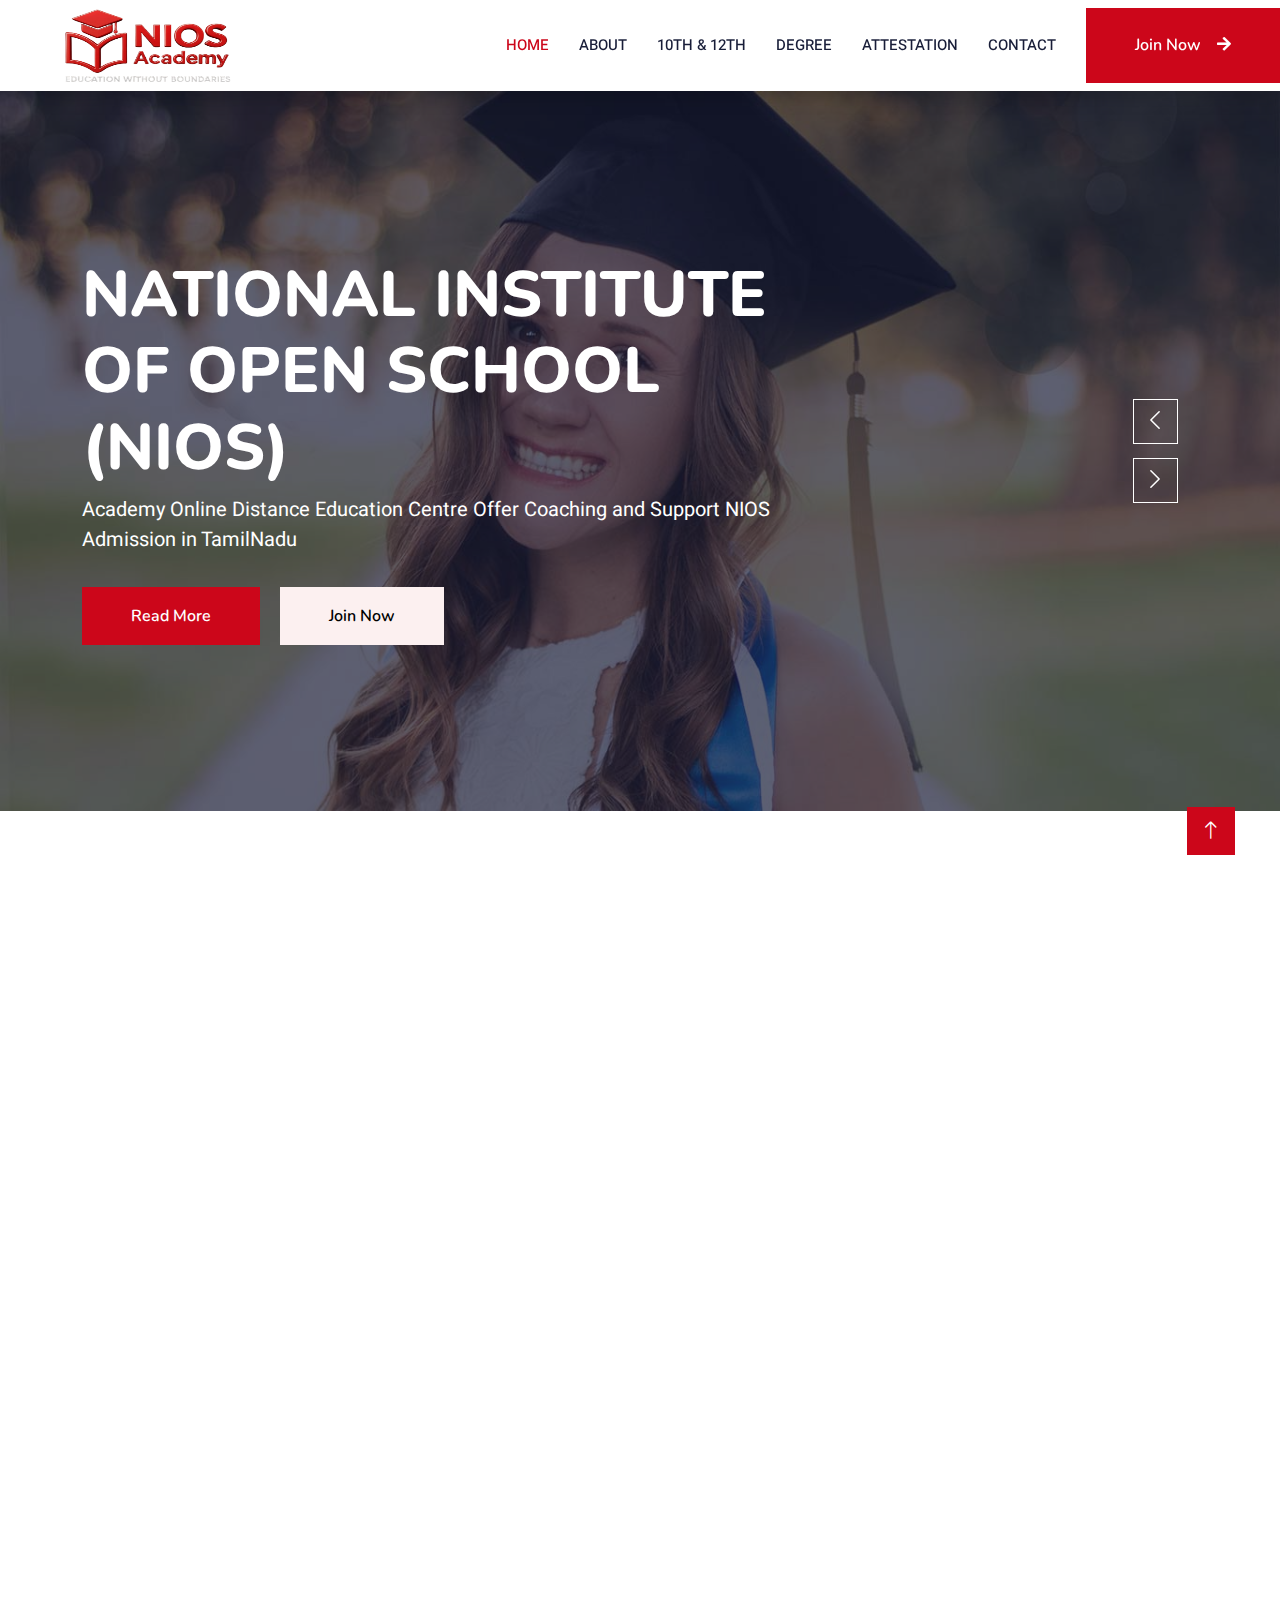
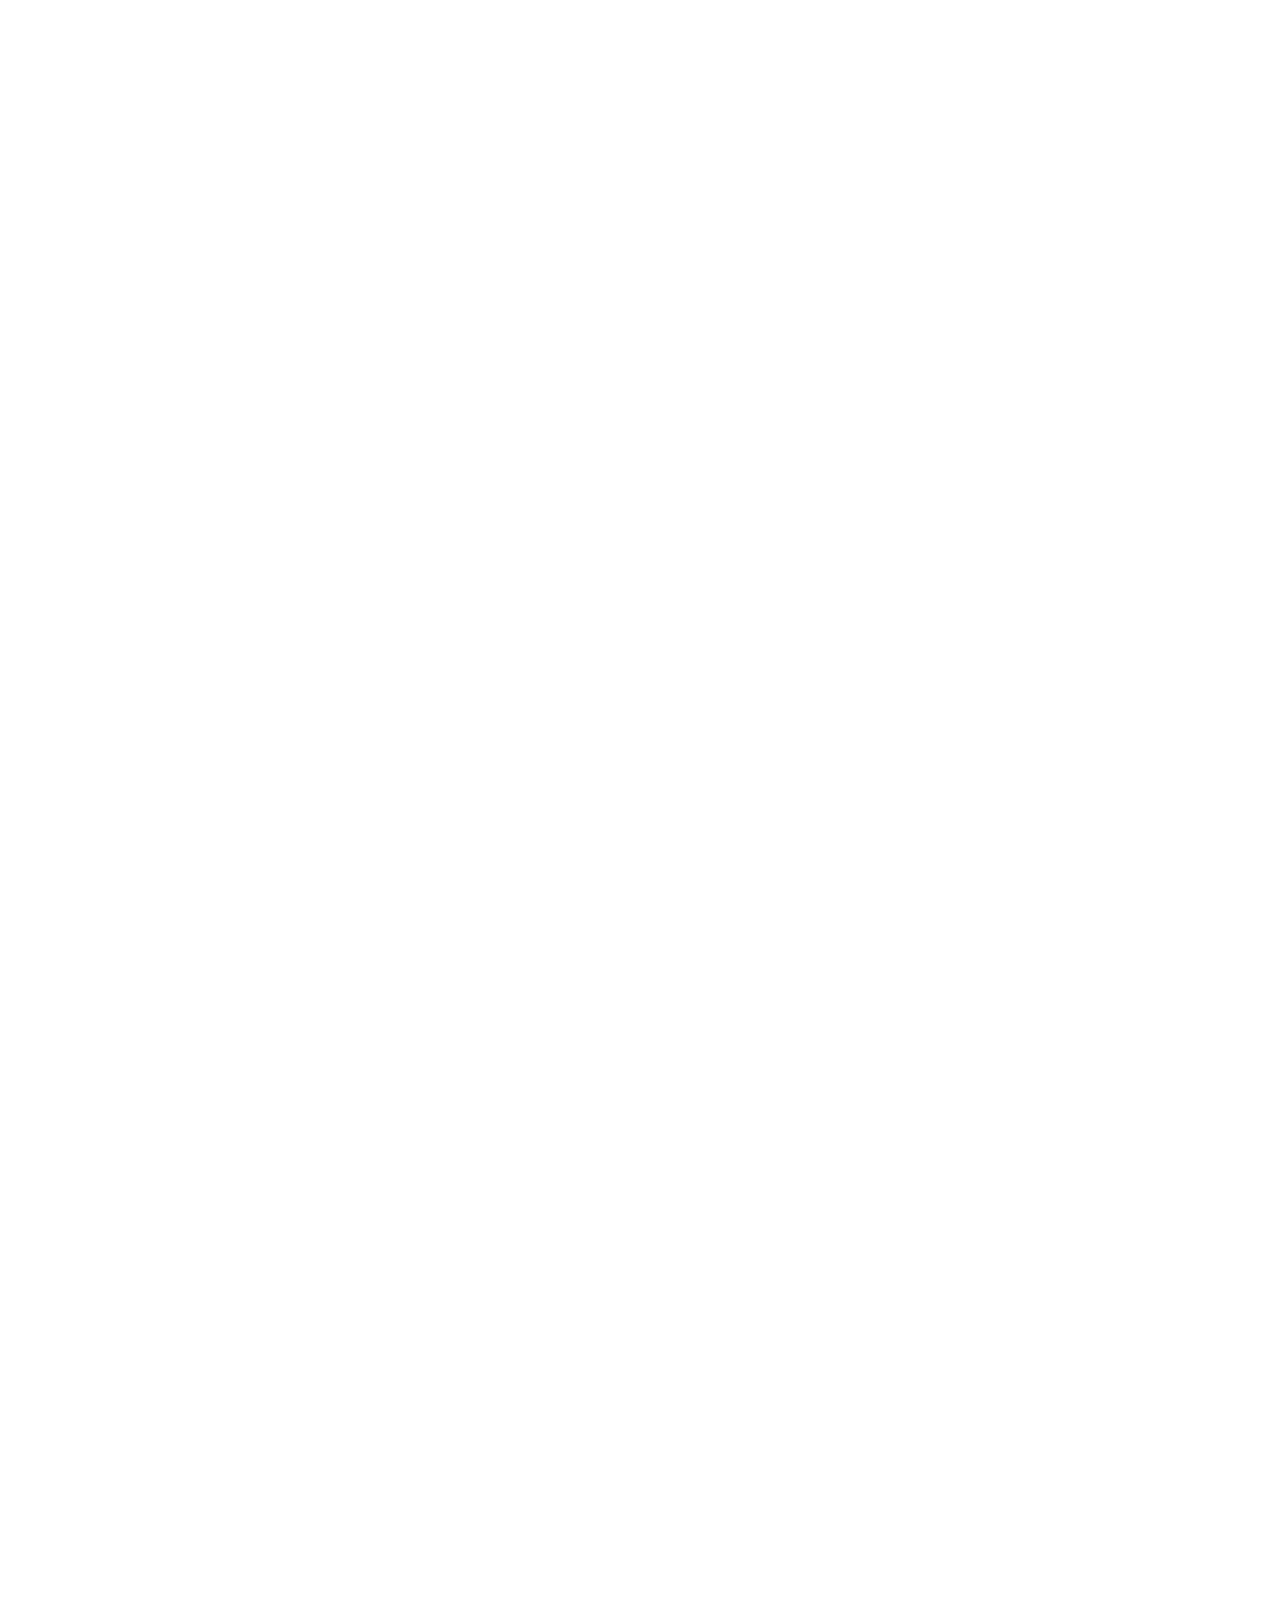
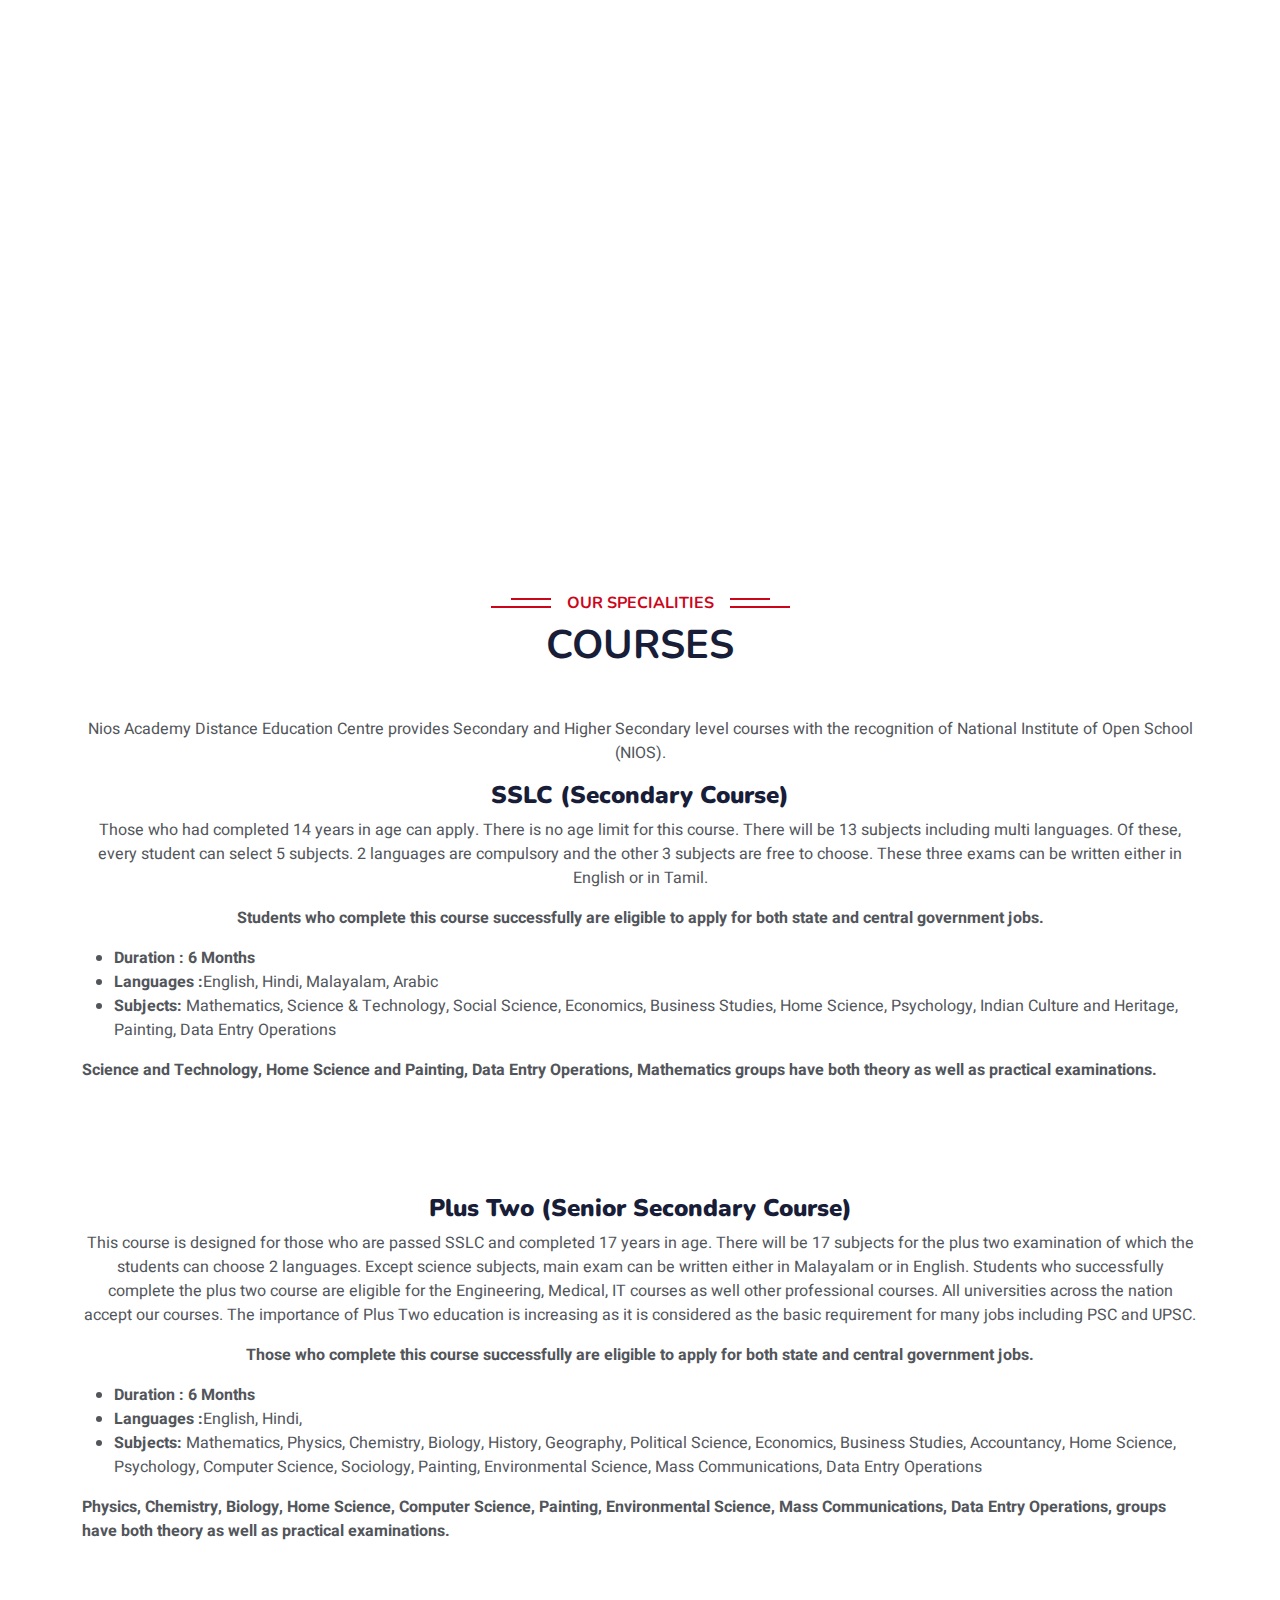
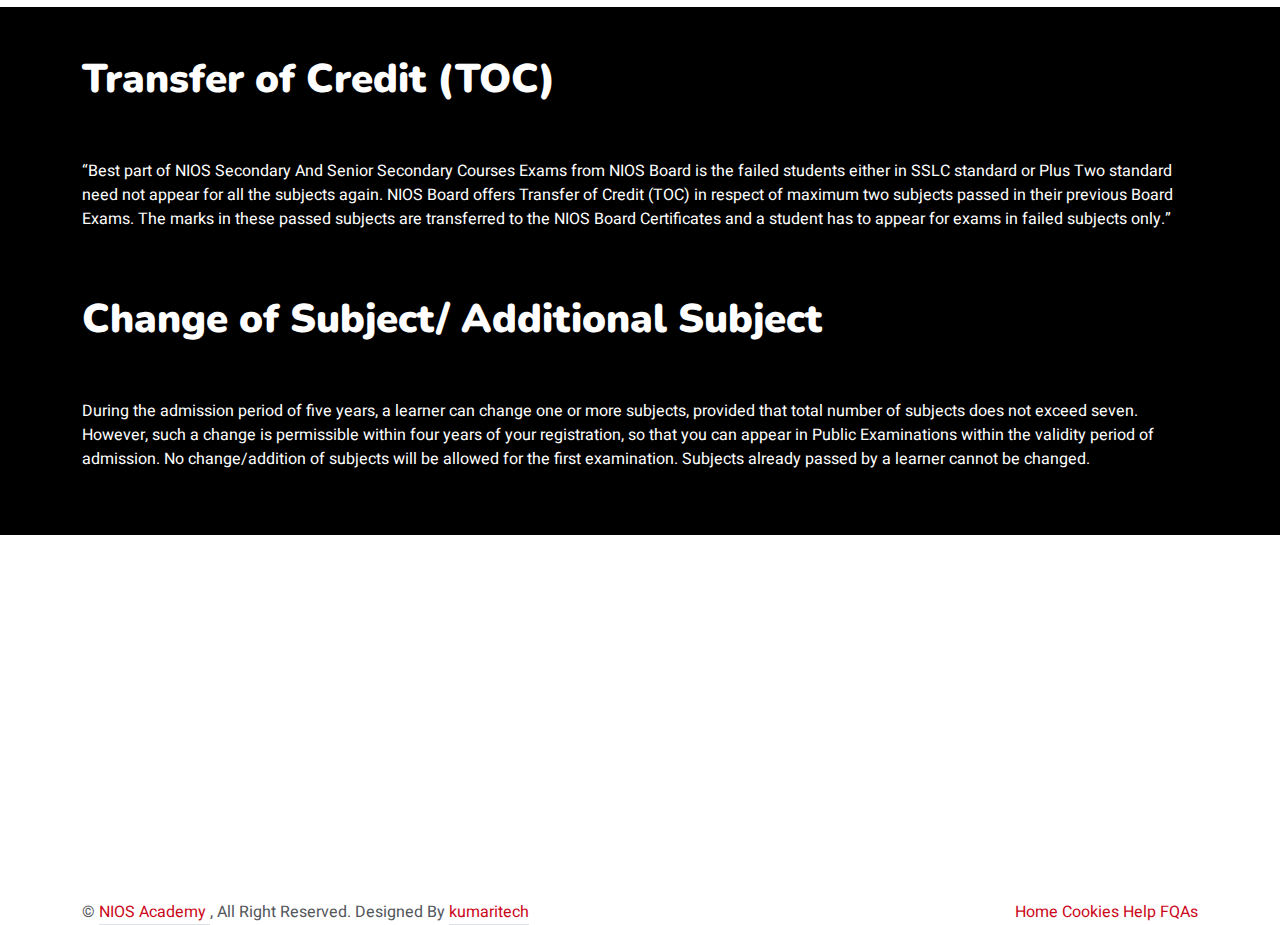
<file: index.html>
<!DOCTYPE html>
<html lang="en">

<head>
    <meta charset="utf-8">
    <title>NIOS ACADEMY / UNIVERSITY DISTANCE AND ONLINE EDUCATION CENTER - THUCKALAY</title>
    <meta content="width=device-width, initial-scale=1.0" name="viewport">
    <meta content="NIOS ACADEMY / UNIVERSITY DISTANCE AND ONLINE EDUCATION CENTER - THUCKALAY" name="keywords">
    <meta content="NIOS ACADEMY / UNIVERSITY DISTANCE AND ONLINE EDUCATION CENTER - THUCKALAY" name="description">

    <!-- Favicon -->
    <link href="img/nios-logo.png" rel="icon">

    <!-- Google Web Fonts -->
    <link rel="preconnect" href="https://fonts.googleapis.com">
    <link rel="preconnect" href="https://fonts.gstatic.com" crossorigin>
    <link href="https://fonts.googleapis.com/css2?family=Heebo:wght@400;500;600&family=Nunito:wght@600;700;800&display=swap" rel="stylesheet">

    <!-- Icon Font Stylesheet -->
    <link href="https://cdnjs.cloudflare.com/ajax/libs/font-awesome/5.10.0/css/all.min.css" rel="stylesheet">
    <link href="https://cdn.jsdelivr.net/npm/bootstrap-icons@1.4.1/font/bootstrap-icons.css" rel="stylesheet">

    <!-- Libraries Stylesheet -->
    <link href="lib/animate/animate.min.css" rel="stylesheet">
    <link href="lib/owlcarousel/assets/owl.carousel.min.css" rel="stylesheet">

    <!-- Customized Bootstrap Stylesheet -->
    <link href="css/bootstrap.min.css" rel="stylesheet">

    <!-- Template Stylesheet -->
    <link href="css/style.css" rel="stylesheet">
</head>

<body>
    <!-- Spinner Start -->
    <div id="spinner" class="show bg-white position-fixed translate-middle w-100 vh-100 top-50 start-50 d-flex align-items-center justify-content-center">
        <div class="spinner-border text-primary" style="width: 3rem; height: 3rem;" role="status">
            <span class="sr-only">Loading...</span>
        </div>
    </div>
    <!-- Spinner End -->


    <!-- Navbar Start -->
    <nav class="navbar navbar-expand-lg bg-white navbar-light shadow sticky-top p-20">
        <a href="index.html" class="navbar-brand d-flex align-items-center px-4 px-lg-5">
           <h2 class="m-0 text-primary">
                <img style="width: 200px; height: 80px;" src="./img/nios-logo.png" alt="">
            </h2>   
        </a>
        <button type="button" class="navbar-toggler me-4" data-bs-toggle="collapse" data-bs-target="#navbarCollapse">
            <span class="navbar-toggler-icon"></span>
        </button>
        <div class="collapse navbar-collapse" id="navbarCollapse">
            <div class="navbar-nav ms-auto p-4 p-lg-0">
                <a href="index.html" class="nav-item nav-link active">Home</a>
                <a href="about.html" class="nav-item nav-link ">About</a>
                <a href="openschooling-in-thuckalay-kaniyakumari.html" class="nav-item nav-link ">10th & 12th </a>
                <a href="about.html" class="nav-item nav-link ">DEGREE</a>
                <a href="about.html" class="nav-item nav-link ">ATTESTATION</a>
               
                <!-- <a href="#" class="nav-item nav-link">About</a> -->
                <!-- <a href="" class="nav-item nav-link">Courses</a> -->
                <!-- <div class="nav-item dropdown">
                    <a href="#" class="nav-link dropdown-toggle" data-bs-toggle="dropdown">Courses</a>
                    <div class="dropdown-menu fade-down m-0">
                        <a href="https://www.stjosephinstitute.in/program.html" class="dropdown-item">10th / 12th 
           NIOS  BOSSE</a>
                        <a href="https://www.stjosephinstitute.in/program.html" class="dropdown-item">DEGREE UG / PG (Distance & Online)</a>
                        <a href="https://www.stjosephinstitute.in/program.html" class="dropdown-item">ATTESTATION</a>
                    </div>
                </div> -->
                <a href="contact.html" class="nav-item nav-link">Contact</a>
            </div>
            <a href="" class="btn btn-primary py-4 px-lg-5 d-none d-lg-block">Join Now<i class="fa fa-arrow-right ms-3"></i></a>
        </div>
    </nav>
    <!-- Navbar End -->


    <!-- Carousel Start -->
    <div class="container-fluid p-0 mb-5">
        <div class="owl-carousel header-carousel position-relative">
            <div class="owl-carousel-item position-relative">
                <img class="img-fluid" src="img/carousel-1.jpg" alt="">
                <div class="position-absolute top-0 start-0 w-100 h-100 d-flex align-items-center" style="background: rgba(24, 29, 56, .7);">
                    <div class="container">
                        <div class="row justify-content-start">
                            <div class="col-sm-10 col-lg-8">
                                <!-- <h5 class="text-primary text-uppercase mb-3 animated slideInDown">Best Online Courses</h5> -->
                                <h1 class="display-3 text-white animated slideInDown">
NATIONAL INSTITUTE OF OPEN SCHOOL (NIOS)
</h1>
                                <p class="fs-5 text-white mb-4 pb-2">Academy Online Distance Education Centre Offer Coaching and Support NIOS Admission in TamilNadu</p>
                                <a href="https://www.stjosephinstitute.in/program.html" class="btn btn-primary py-md-3 px-md-5 me-3 animated slideInLeft">Read More</a>
                                <a href="https://api.whatsapp.com/send/?phone=%2B919994207721&text=Hi++Please+Share+The+Course+Details&type=phone_number&app_absent=0" class="btn btn-light py-md-3 px-md-5 animated slideInRight">Join Now</a>
                            </div>
                        </div>
                    </div>
                </div>
            </div>
            <div class="owl-carousel-item position-relative">
                <img class="img-fluid" src="img/carousel-2.jpg" alt="">
                <div class="position-absolute top-0 start-0 w-100 h-100 d-flex align-items-center" style="background: rgba(24, 29, 56, .7);">
                    <div class="container">
                        <div class="row justify-content-start">
                         <div class="col-sm-10 col-lg-8">
                                <!-- <h5 class="text-primary text-uppercase mb-3 animated slideInDown">Best Online Courses</h5> -->
                                <h1 class="display-3 text-white animated slideInDown">
NATIONAL INSTITUTE OF OPEN SCHOOL (NIOS)
</h1>
                                <p class="fs-5 text-white mb-4 pb-2">Academy Online Distance Education Centre Offer Coaching and Support NIOS Admission in TamilNadu</p>
                                <a href="https://www.stjosephinstitute.in/program.html" class="btn btn-primary py-md-3 px-md-5 me-3 animated slideInLeft">Read More</a>
                                <a href="" class="btn btn-light py-md-3 px-md-5 animated slideInRight">Join Now</a>
                            </div>
                        </div>
                    </div>
                </div>
            </div>
        </div>
    </div>
    <!-- Carousel End -->


    <!-- Service Start -->
    <div class="container-xxl py-5">
        <div class="container">
            <div class="row g-4">
                <div class="col-lg-3 col-sm-6 wow fadeInUp" data-wow-delay="0.1s">
                    <div class="service-item text-center pt-3">
                        <div class="p-4">
                            <i class="fa fa-3x fa-graduation-cap text-primary mb-4"></i>
                            <h5 class="mb-3">Skilled Instructors</h5>
                            <p>Learn from industry experts who bring real-world experience into every lesson, ensuring you gain practical and job-ready knowledge.</p>
                        </div>
                    </div>
                </div>
                <div class="col-lg-3 col-sm-6 wow fadeInUp" data-wow-delay="0.3s">
                    <div class="service-item text-center pt-3">
                        <div class="p-4">
                            <i class="fa fa-3x fa-globe text-primary mb-4"></i>
                            <h5 class="mb-3">Online Classes</h5>
                            <p>Study anytime, anywhere with our flexible online learning platform designed for comfort, convenience, and interactive sessions.</p>
                        </div>
                    </div>
                </div>
                <div class="col-lg-3 col-sm-6 wow fadeInUp" data-wow-delay="0.5s">
                    <div class="service-item text-center pt-3">
                        <div class="p-4">
                            <i class="fa fa-3x fa-home text-primary mb-4"></i>
                            <h5 class="mb-3">Home Projects</h5>
                            <p>Apply what you learn through engaging home-based projects that strengthen your practical understanding and creativity.</p>
                        </div>
                    </div>
                </div>
                <div class="col-lg-3 col-sm-6 wow fadeInUp" data-wow-delay="0.7s">
                    <div class="service-item text-center pt-3">
                        <div class="p-4">
                            <i class="fa fa-3x fa-book-open text-primary mb-4"></i>
                            <h5 class="mb-3">Book Library</h5>
                            <p>Access a world of knowledge with our extensive online and offline library filled with study materials, guides, and reference books.</p>
                        </div>
                    </div>
                </div>
            </div>
        </div>
    </div>
    <!-- Service End -->


    <!-- About Start -->
    <div class="container-xxl py-5">
        <div class="container">
            <div class="row g-5">
                <div class="col-lg-6 wow fadeInUp" data-wow-delay="0.1s" style="min-height: 400px;">
                    <div class="position-relative h-100">
                        <img class="img-fluid position-absolute w-100 h-100" src="img/NEET_NIOS.webp" alt="" style="object-fit: cover;">
                    </div>
                </div>
                <div class="col-lg-6 wow fadeInUp" data-wow-delay="0.3s">
                    <h6 class="section-title bg-white text-start text-primary pe-3">About Us</h6>
                    <h1 class="mb-4">Welcome to Nios Academy </h1>
                    <p class="mb-4">National Institute of Open School was set up in the year November 1989. It is often abbreviated as NIOS. National Institute of Open School was known as National Open School. This is an autonomous organization following National Policy on Education 1986 by the Ministry of Education (MOE), Government of India. </p>
                    <p class="mb-4">NIOS is the best board for the students who seek admission for distance education. Along with General and Academic Courses at Secondary and Senior Secondary level, NIOS provides a number of Vocational, Life Enrichment and community-oriented courses. Also, NIOS offers Elementary level Courses via its Open Basic Education Programs (OBE).</p>
                    <div class="row gy-2 gx-4 mb-4">
                        <div class="col-sm-6">
                            <p class="mb-0"><i class="fa fa-arrow-right text-primary me-2"></i>Secondary Course</p>
                        </div>
                        <div class="col-sm-6">
                            <p class="mb-0"><i class="fa fa-arrow-right text-primary me-2"></i>    Senior Secondary Course</p>
                        </div>
                        <div class="col-sm-6">
                            <p class="mb-0"><i class="fa fa-arrow-right text-primary me-2"></i>Skilled Instructors</p>
                        </div>
                        <div class="col-sm-6">
                            <p class="mb-0"><i class="fa fa-arrow-right text-primary me-2"></i>Online Classes</p>
                        </div>
                       
                      
                    </div>
                    <a class="btn btn-primary py-3 px-5 mt-2" href="https://www.stjosephinstitute.in/program.html">Read More</a>
                </div>
            </div>
        </div>
    </div>
    <!-- About End -->


    <!-- Categories Start -->
    <div class="container-xxl py-5 category">
        <div class="container">
            <div class="text-center wow fadeInUp" data-wow-delay="0.1s">
                <h6 class="section-title bg-white text-center text-primary px-3">Categories</h6>
                <h1 class="mb-5">Courses Categories</h1>
            </div>
            <div class="row g-3">
                <div class="col-lg-7 col-md-6">
                    <div class="row g-3">
                        <div class="col-lg-12 col-md-12 wow zoomIn" data-wow-delay="0.1s">
                            <a class="position-relative d-block overflow-hidden" href="">
                                <img class="img-fluid" src="img/cat-1.jpg" alt="">
                                <div class="bg-white text-center position-absolute bottom-0 end-0 py-2 px-3" style="margin: 1px;">
                                    <h5 class="m-0">Degree UG & PG  (Distance & Online)</h5>
                                    <!-- <small class="text-primary">49 Courses</small> -->
                                </div>
                            </a>
                        </div>
                        <div class="col-lg-6 col-md-12 wow zoomIn" data-wow-delay="0.3s">
                            <a class="position-relative d-block overflow-hidden" href="">
                                <img class="img-fluid" src="img/cat-2.jpg" alt="">
                                <div class="bg-white text-center position-absolute bottom-0 end-0 py-2 px-3" style="margin: 1px;">
                                    <h5 class="m-0">10th (NIOS & BOSSE)</h5>
                                    <!-- <small class="text-primary">49 Courses</small> -->
                                </div>
                            </a>
                        </div>
                        <div class="col-lg-6 col-md-12 wow zoomIn" data-wow-delay="0.5s">
                            <a class="position-relative d-block overflow-hidden" href="">
                                <img class="img-fluid" src="img/cat-3.jpg" alt="">
                                <div class="bg-white text-center position-absolute bottom-0 end-0 py-2 px-3" style="margin: 1px;">
                                    <h5 class="m-0">12th (NIOS & BOSSE)</h5>
                                    <!-- <small class="text-primary">49 Courses</small> -->
                                </div>
                            </a>
                        </div>
                    </div>
                </div>
                <div class="col-lg-5 col-md-6 wow zoomIn" data-wow-delay="0.7s" style="min-height: 350px;">
                    <a class="position-relative d-block h-100 overflow-hidden" href="">
                        <img class="img-fluid position-absolute w-100 h-100" src="img/cat-4.jpg" alt="" style="object-fit: cover;">
                        <div class="bg-white text-center position-absolute bottom-0 end-0 py-2 px-3" style="margin:  1px;">
                            <h5 class="m-0">Attestation</h5>
                            <!-- <small class="text-primary">49 Courses</small> -->
                        </div>
                    </a>
                </div>
            </div>
        </div>
    </div>
    <!-- Categories Start -->


    <!-- Courses Start -->
    <div class="container-xxl py-5">
        <div class="container">
            <div class="text-center wow fadeInUp" data-wow-delay="0.1s">
                <h6 class="section-title bg-white text-center text-primary px-3">Courses</h6>
                <h1 class="mb-5">Popular Courses</h1>
            </div>
            <div class="row g-4 justify-content-center">
                <div class="col-lg-4 col-md-6 wow fadeInUp" data-wow-delay="0.1s">
                    <div class="course-item bg-light">
                        <div class="position-relative overflow-hidden">
                            <img class="img-fluid" src="img/course-1.jpg" alt="">
                            <div class="w-100 d-flex justify-content-center position-absolute bottom-0 start-0 mb-4">
                                <a href="https://www.stjosephinstitute.in/program.html" class="flex-shrink-0 btn btn-sm btn-primary px-3 border-end" style="border-radius: 30px 0 0 30px;">Read More</a>
                                <a href="#" class="flex-shrink-0 btn btn-sm btn-primary px-3" style="border-radius: 0 30px 30px 0;">Join Now</a>
                            </div>
                        </div>
                        <div class="text-center p-4 pb-0">
                            <h3 class="mb-0">SSLC (10th Standard)</h3>
                            <div class="mb-3">
                                <small class="fa fa-star text-primary"></small>
                                <small class="fa fa-star text-primary"></small>
                                <small class="fa fa-star text-primary"></small>
                                <small class="fa fa-star text-primary"></small>
                                <small class="fa fa-star text-primary"></small>
                                <small>(320)</small>
                            </div>
                            <h5 class="mb-4">Build a strong foundation for your future with flexible learning options designed to help you complete your secondary education successfully.</h5>
                        </div>
                        <div class="d-flex border-top">
                            <small class="flex-fill text-center border-end py-2"><i class="fa fa-user-tie text-primary me-2"></i>Mr.Kumar</small>
                            <small class="flex-fill text-center border-end py-2"><i class="fa fa-clock text-primary me-2"></i>6 Month</small>
                            <small class="flex-fill text-center py-2"><i class="fa fa-user text-primary me-2"></i>320 Students</small>
                        </div>
                    </div>
                </div>
                <div class="col-lg-4 col-md-6 wow fadeInUp" data-wow-delay="0.3s">
                    <div class="course-item bg-light">
                        <div class="position-relative overflow-hidden">
                            <img class="img-fluid" src="img/course-2.jpg" alt="">
                            <div class="w-100 d-flex justify-content-center position-absolute bottom-0 start-0 mb-4">
                                <a href="https://www.stjosephinstitute.in/program.html" class="flex-shrink-0 btn btn-sm btn-primary px-3 border-end" style="border-radius: 30px 0 0 30px;">Read More</a>
                                <a href="#" class="flex-shrink-0 btn btn-sm btn-primary px-3" style="border-radius: 0 30px 30px 0;">Join Now</a>
                            </div>
                        </div>
                        <div class="text-center p-4 pb-0">
                            <h3 class="mb-0">HSC (12th Standard)</h3>
                            <div class="mb-3">
                                <small class="fa fa-star text-primary"></small>
                                <small class="fa fa-star text-primary"></small>
                                <small class="fa fa-star text-primary"></small>
                                <small class="fa fa-star text-primary"></small>
                                <small class="fa fa-star text-primary"></small>
                                <small>(312)</small>
                            </div>
                            <h5 class="mb-4">Take the next big step toward higher studies or career goals with recognized higher secondary courses that fit your schedule.</h5>
                        </div>
                        <div class="d-flex border-top">
                            <small class="flex-fill text-center border-end py-2"><i class="fa fa-user-tie text-primary me-2"></i>Ms Kaviya </small>
                            <small class="flex-fill text-center border-end py-2"><i class="fa fa-clock text-primary me-2"></i>6 Month</small>
                            <small class="flex-fill text-center py-2"><i class="fa fa-user text-primary me-2"></i>436 Students</small>
                        </div>
                    </div>
                </div>
                <div class="col-lg-4 col-md-6 wow fadeInUp" data-wow-delay="0.5s">
                    <div class="course-item bg-light">
                        <div class="position-relative overflow-hidden">
                            <img class="img-fluid" src="img/course-3.jpg" alt="">
                            <div class="w-100 d-flex justify-content-center position-absolute bottom-0 start-0 mb-4">
                                <a href="https://www.stjosephinstitute.in/program.html" class="flex-shrink-0 btn btn-sm btn-primary px-3 border-end" style="border-radius: 30px 0 0 30px;">Read More</a>
                                <a href="#" class="flex-shrink-0 btn btn-sm btn-primary px-3" style="border-radius: 0 30px 30px 0;">Join Now</a>
                            </div>
                        </div>
                        <div class="text-center p-4 pb-0">
                            <h3 class="mb-0">Online Degree (UG)& PG</h3>
                            <div class="mb-3">
                                <small class="fa fa-star text-primary"></small>
                                <small class="fa fa-star text-primary"></small>
                                <small class="fa fa-star text-primary"></small>
                                <small class="fa fa-star text-primary"></small>
                                <small class="fa fa-star text-primary"></small>
                                <small>(211)</small>
                            </div>
                            <h5 class="mb-4">Learn at your own pace with flexible online undergraduate and postgraduate programs offered by reputed universities—gain valuable skills and recognized qualifications from the comfort of your home.</h5>
                        </div>
                        <div class="d-flex border-top">
                            <small class="flex-fill text-center border-end py-2"><i class="fa fa-user-tie text-primary me-2"></i>Ms Jani</small>
                            <small class="flex-fill text-center border-end py-2"><i class="fa fa-clock text-primary me-2"></i>1 Year</small>
                            <small class="flex-fill text-center py-2"><i class="fa fa-user text-primary me-2"></i>153 Students</small>
                        </div>
                    </div>
                </div>
            </div>
        </div>
    </div>
    <!-- Courses End -->


    <!-- Team Start -->
    <!-- <div class="container-xxl py-5">
        <div class="container">
            <div class="text-center wow fadeInUp" data-wow-delay="0.1s">
                <h6 class="section-title bg-white text-center text-primary px-3">Instructors</h6>
                <h1 class="mb-5">Expert Instructors</h1>
            </div>
            <div class="row g-4">
                <div class="col-lg-3 col-md-6 wow fadeInUp" data-wow-delay="0.1s">
                    <div class="team-item bg-light">
                        <div class="overflow-hidden">
                            <img class="img-fluid" src="img/team-1.jpg" alt="">
                        </div>
                        <div class="position-relative d-flex justify-content-center" style="margin-top: -23px;">
                            <div class="bg-light d-flex justify-content-center pt-2 px-1">
                                <a class="btn btn-sm-square btn-primary mx-1" href=""><i class="fab fa-facebook-f"></i></a>
                                <a class="btn btn-sm-square btn-primary mx-1" href=""><i class="fab fa-twitter"></i></a>
                                <a class="btn btn-sm-square btn-primary mx-1" href=""><i class="fab fa-instagram"></i></a>
                            </div>
                        </div>
                        <div class="text-center p-4">
                            <h5 class="mb-0">Instructor Name</h5>
                            <small>Designation</small>
                        </div>
                    </div>
                </div>
                <div class="col-lg-3 col-md-6 wow fadeInUp" data-wow-delay="0.3s">
                    <div class="team-item bg-light">
                        <div class="overflow-hidden">
                            <img class="img-fluid" src="img/team-2.jpg" alt="">
                        </div>
                        <div class="position-relative d-flex justify-content-center" style="margin-top: -23px;">
                            <div class="bg-light d-flex justify-content-center pt-2 px-1">
                                <a class="btn btn-sm-square btn-primary mx-1" href=""><i class="fab fa-facebook-f"></i></a>
                                <a class="btn btn-sm-square btn-primary mx-1" href=""><i class="fab fa-twitter"></i></a>
                                <a class="btn btn-sm-square btn-primary mx-1" href=""><i class="fab fa-instagram"></i></a>
                            </div>
                        </div>
                        <div class="text-center p-4">
                            <h5 class="mb-0">Instructor Name</h5>
                            <small>Designation</small>
                        </div>
                    </div>
                </div>
                <div class="col-lg-3 col-md-6 wow fadeInUp" data-wow-delay="0.5s">
                    <div class="team-item bg-light">
                        <div class="overflow-hidden">
                            <img class="img-fluid" src="img/team-3.jpg" alt="">
                        </div>
                        <div class="position-relative d-flex justify-content-center" style="margin-top: -23px;">
                            <div class="bg-light d-flex justify-content-center pt-2 px-1">
                                <a class="btn btn-sm-square btn-primary mx-1" href=""><i class="fab fa-facebook-f"></i></a>
                                <a class="btn btn-sm-square btn-primary mx-1" href=""><i class="fab fa-twitter"></i></a>
                                <a class="btn btn-sm-square btn-primary mx-1" href=""><i class="fab fa-instagram"></i></a>
                            </div>
                        </div>
                        <div class="text-center p-4">
                            <h5 class="mb-0">Instructor Name</h5>
                            <small>Designation</small>
                        </div>
                    </div>
                </div>
                <div class="col-lg-3 col-md-6 wow fadeInUp" data-wow-delay="0.7s">
                    <div class="team-item bg-light">
                        <div class="overflow-hidden">
                            <img class="img-fluid" src="img/team-4.jpg" alt="">
                        </div>
                        <div class="position-relative d-flex justify-content-center" style="margin-top: -23px;">
                            <div class="bg-light d-flex justify-content-center pt-2 px-1">
                                <a class="btn btn-sm-square btn-primary mx-1" href=""><i class="fab fa-facebook-f"></i></a>
                                <a class="btn btn-sm-square btn-primary mx-1" href=""><i class="fab fa-twitter"></i></a>
                                <a class="btn btn-sm-square btn-primary mx-1" href=""><i class="fab fa-instagram"></i></a>
                            </div>
                        </div>
                        <div class="text-center p-4">
                            <h5 class="mb-0">Instructor Name</h5>
                            <small>Designation</small>
                        </div>
                    </div>
                </div>
            </div>
        </div>
    </div> -->
    <!-- Team End -->


    <!-- Testimonial Start -->
    <div class="container-xxl py-5 wow fadeInUp" data-wow-delay="0.1s">
        <div class="container">
            <div class="text-center">
                <h6 class="section-title bg-white text-center text-primary px-3">Admission </h6>
                <h1 class="mb-5">NIOS Admission In TamilNadu</h1>
                <p>
                    National Institute Of Open Schooling (NIOS) is the best board for Distance Education. Academia Offers Best NIOS Online admission in Kerala. NIOS is the best board for the students who seek admission for distance education. Along with General and Academic Courses at Secondary and Senior Secondary Level. Both SSLC and Plus Two can be done as correspondence courses. It can be done as part time course as well as distant education course. Those who cannot attend regular classes can do home study.
                </p>
            </div>
            <div class="owl-carousel testimonial-carousel position-relative">
                
            
            </div>
        </div>
    </div>

     <div class="container-xxl py-5 " data-wow-delay="0.1s">
        <div class="container">
            <div class="text-center">
                <h6 class="section-title bg-white text-center text-primary px-3">OUR SPECIALITIES </h6>
                <h1 class="mb-5">COURSES</h1>
                <p>
                Nios Academy Distance Education Centre provides Secondary and Higher Secondary level courses with the recognition of National Institute of Open School (NIOS).   
                </p>
                <h4><b>    SSLC (Secondary Course)</b></h4>
                <p>
Those who had completed 14 years in age can apply. There is no age limit for this course. There will be 13 subjects including multi languages. Of these, every student can select 5 subjects. 2 languages are compulsory and the other 3 subjects are free to choose. These three exams can be written either in English or in Tamil.
                </p>
                
                <p><b>Students who complete this course successfully are eligible to apply for both state and central government jobs.</b></p>
            </div>
            <div class="">
                <ul>
                    <li><b>Duration :  6 Months</b></li>
                    <li><b>Languages :</b>English, Hindi, Malayalam, Arabic</li>
                    <li><b>Subjects: </b>Mathematics, Science &amp; Technology, Social Science, Economics, Business Studies, Home Science, Psychology, Indian Culture and Heritage, Painting, Data Entry Operations</li>
                     </ul>
                     <p><b>Science and Technology, Home Science and Painting, Data Entry Operations, Mathematics groups have both theory as well as practical examinations.</b></p>
            
            </div>
        </div>
    </div>

    <div class="container-xxl py-5 " data-wow-delay="0.1s">
        <div class="container">
            <div class="text-center">
                
              
                <h4><b>   

    Plus Two (Senior Secondary Course)

</b></h4>
                <p>
This course is designed for those who are passed SSLC and completed 17 years in age. There will be 17 subjects for the plus two examination of which the students can choose 2 languages. Except science subjects, main exam can be written either in Malayalam or in English. Students who successfully complete the plus two course are eligible for the Engineering, Medical, IT courses as well other professional courses. All universities across the nation accept our courses. The importance of Plus Two education is increasing as it is considered as the basic requirement for many jobs including PSC and UPSC. 
                </p>
                
                <p><b>
                    Those who complete this course successfully are eligible to apply for both state and central government jobs.
                </b></p>
            </div>
            <div class="">
                <ul>
                    <li><b>Duration :  6 Months</b></li>
                    <li><b>Languages :</b>English, Hindi, </li>
                    <li><b>Subjects: </b>Mathematics, Physics, Chemistry, Biology, History, Geography, Political Science, Economics, Business Studies, Accountancy, Home Science, Psychology, Computer Science, Sociology, Painting, Environmental Science, Mass Communications, Data Entry Operations</li>
                     </ul>
                     <p><b>Physics, Chemistry, Biology, Home Science, Computer Science, Painting, Environmental Science, Mass Communications, Data Entry Operations,  groups have both theory as well as practical examinations.</b></p>
            
            </div>
        </div>
    </div>
    <!-- Testimonial End -->
     
    <section class="bg-img">
<div class="elementor-background-overlay"></div>
        <div class="container-xxl py-5">
                <div class="container">
                    <div class="row g-5">
                        <h2 style="font-size: 40px; color: #fff;"><b>Transfer of Credit (TOC)</b></h2>
                        <p style="color: #fff;">
                            “Best part of NIOS Secondary And Senior Secondary Courses Exams from NIOS Board is the failed students either in SSLC standard or Plus Two standard need not appear for all the subjects again. NIOS Board offers Transfer of Credit (TOC) in respect of maximum two subjects passed in their previous Board Exams. The marks in these passed subjects are transferred to the NIOS Board Certificates and a student has to appear for exams in failed subjects only.”
                        </p>
                        <br>
                        <h2 style="font-size: 40px; color: #fff;"><b>Change of Subject/ Additional Subject</b></h2>
<p style="color: #fff;">
    During the admission period of five years, a learner can change one or more subjects, provided that total number of subjects does not exceed seven. However, such a change is permissible within four years of your registration, so that you can appear in Public Examinations within the validity period of admission. No change/addition of subjects will be allowed for the first examination. Subjects already passed by a learner cannot be changed.
</p>
                    </div>
                </div>
            </div>
    </section>


    <!-- Footer Start -->
    <div class="container-fluid bg-dark text-light footer pt-5 mt-5 wow fadeIn" data-wow-delay="0.1s">
        <div class="container py-5">
            <div class="row g-5">
                <!-- <div class="col-lg-3 col-md-6">
                    <h4 class="text-white mb-3">Quick Link</h4>
                    <a class="btn btn-link" href="">About Us</a>
                    <a class="btn btn-link" href="">Contact Us</a>
                    <a class="btn btn-link" href="">Privacy Policy</a>
                    <a class="btn btn-link" href="">Terms & Condition</a>
                    <a class="btn btn-link" href="">FAQs & Help</a>
                </div> -->
                <div class="col-lg-6 col-md-6">
                    <h4 class="text-white mb-3">Contact</h4>
                    <p class="mb-2"><i class="fa fa-map-marker-alt me-3"></i>
                NIOS ACADEMY / UNIVERSITY DISTANCE AND ONLINE EDUCATION CENTER - THUCKALAY
                        <br>பல்கலைக்கழக தொலைதூர மற்றும் இணைய வழி கல்வி மையம் <br>

20/69,
Opp Bus Stand,
Near Arumugam Stores,
Main Road,
Thuckalay - 629175     
                    </p>
                   
                   
                   
                </div>
                <div class="col-lg-3 col-md-6">
                    <h4 class="text-white mb-3">Gallery</h4>
                    <div class="row g-2 pt-2">
                        <div class="col-4">
                            <img class="img-fluid bg-light p-1" src="img/course-1.jpg" alt="">
                        </div>
                        <div class="col-4">
                            <img class="img-fluid bg-light p-1" src="img/course-2.jpg" alt="">
                        </div>
                        <div class="col-4">
                            <img class="img-fluid bg-light p-1" src="img/course-3.jpg" alt="">
                        </div>
                        <div class="col-4">
                            <img class="img-fluid bg-light p-1" src="img/course-2.jpg" alt="">
                        </div>
                        <div class="col-4">
                            <img class="img-fluid bg-light p-1" src="img/course-3.jpg" alt="">
                        </div>
                        <div class="col-4">
                            <img class="img-fluid bg-light p-1" src="img/course-1.jpg" alt="">
                        </div>
                    </div>
                </div>
                <div class="col-lg-3 col-md-6">
                     <p class="mb-2"><i class="fa fa-phone-alt me-3"></i>For Enquiry: +91 9994207721 </p>
 <p class="mb-2"><i class="fa fa-envelope me-3"></i>niosacaofficial@gmail.com </p>
  <div class="d-flex pt-2">
                        <a class="btn btn-outline-light btn-social" href=""><i class="fab fa-twitter"></i></a>
                        <a class="btn btn-outline-light btn-social" href=""><i class="fab fa-facebook-f"></i></a>
                        <a class="btn btn-outline-light btn-social" href="https://youtube.com/@niosacaofficial"><i class="fab fa-youtube"></i></a>
                        <a class="btn btn-outline-light btn-social" href="https://www.instagram.com/niosacaofficial"><i class="fab fa-instagram"></i></a>
                    </div>

                    
                    </div>
                </div>
            </div>
        </div>
        <div class="container">
            <div class="copyright">
                <div class="row">
                    <div class="col-md-6 text-center text-md-start mb-3 mb-md-0">
                        &copy; <a class="border-bottom" href="#">NIOS Academy </a>, All Right Reserved.

                        <!--/*** This template is free as long as you keep the footer author’s credit link/attribution link/backlink. If you'd like to use the template without the footer author’s credit link/attribution link/backlink, you can purchase the Credit Removal License from "https://kumaritech.com/credit-removal". Thank you for your support. ***/-->
                        Designed By <a class="border-bottom" href="https://kumaritech.com">kumaritech</a><br>
                        
                    </div>
                    <div class="col-md-6 text-center text-md-end">
                        <div class="footer-menu">
                            <a href="">Home</a>
                            <a href="">Cookies</a>
                            <a href="">Help</a>
                            <a href="">FQAs</a>
                        </div>
                    </div>
                </div>
            </div>
        </div>
    <!-- </div> -->
    <!-- Footer End -->


    <!-- Back to Top -->
    <a href="#" class="btn btn-lg btn-primary btn-lg-square back-to-top"><i class="bi bi-arrow-up"></i></a>


    <!-- JavaScript Libraries -->
    <script src="https://code.jquery.com/jquery-3.4.1.min.js"></script>
    <script src="https://cdn.jsdelivr.net/npm/bootstrap@5.0.0/dist/js/bootstrap.bundle.min.js"></script>
    <script src="lib/wow/wow.min.js"></script>
    <script src="lib/easing/easing.min.js"></script>
    <script src="lib/waypoints/waypoints.min.js"></script>
    <script src="lib/owlcarousel/owl.carousel.min.js"></script>

    <!-- Template Javascript -->
    <script src="js/main.js"></script>
</body>

</html>
</file>
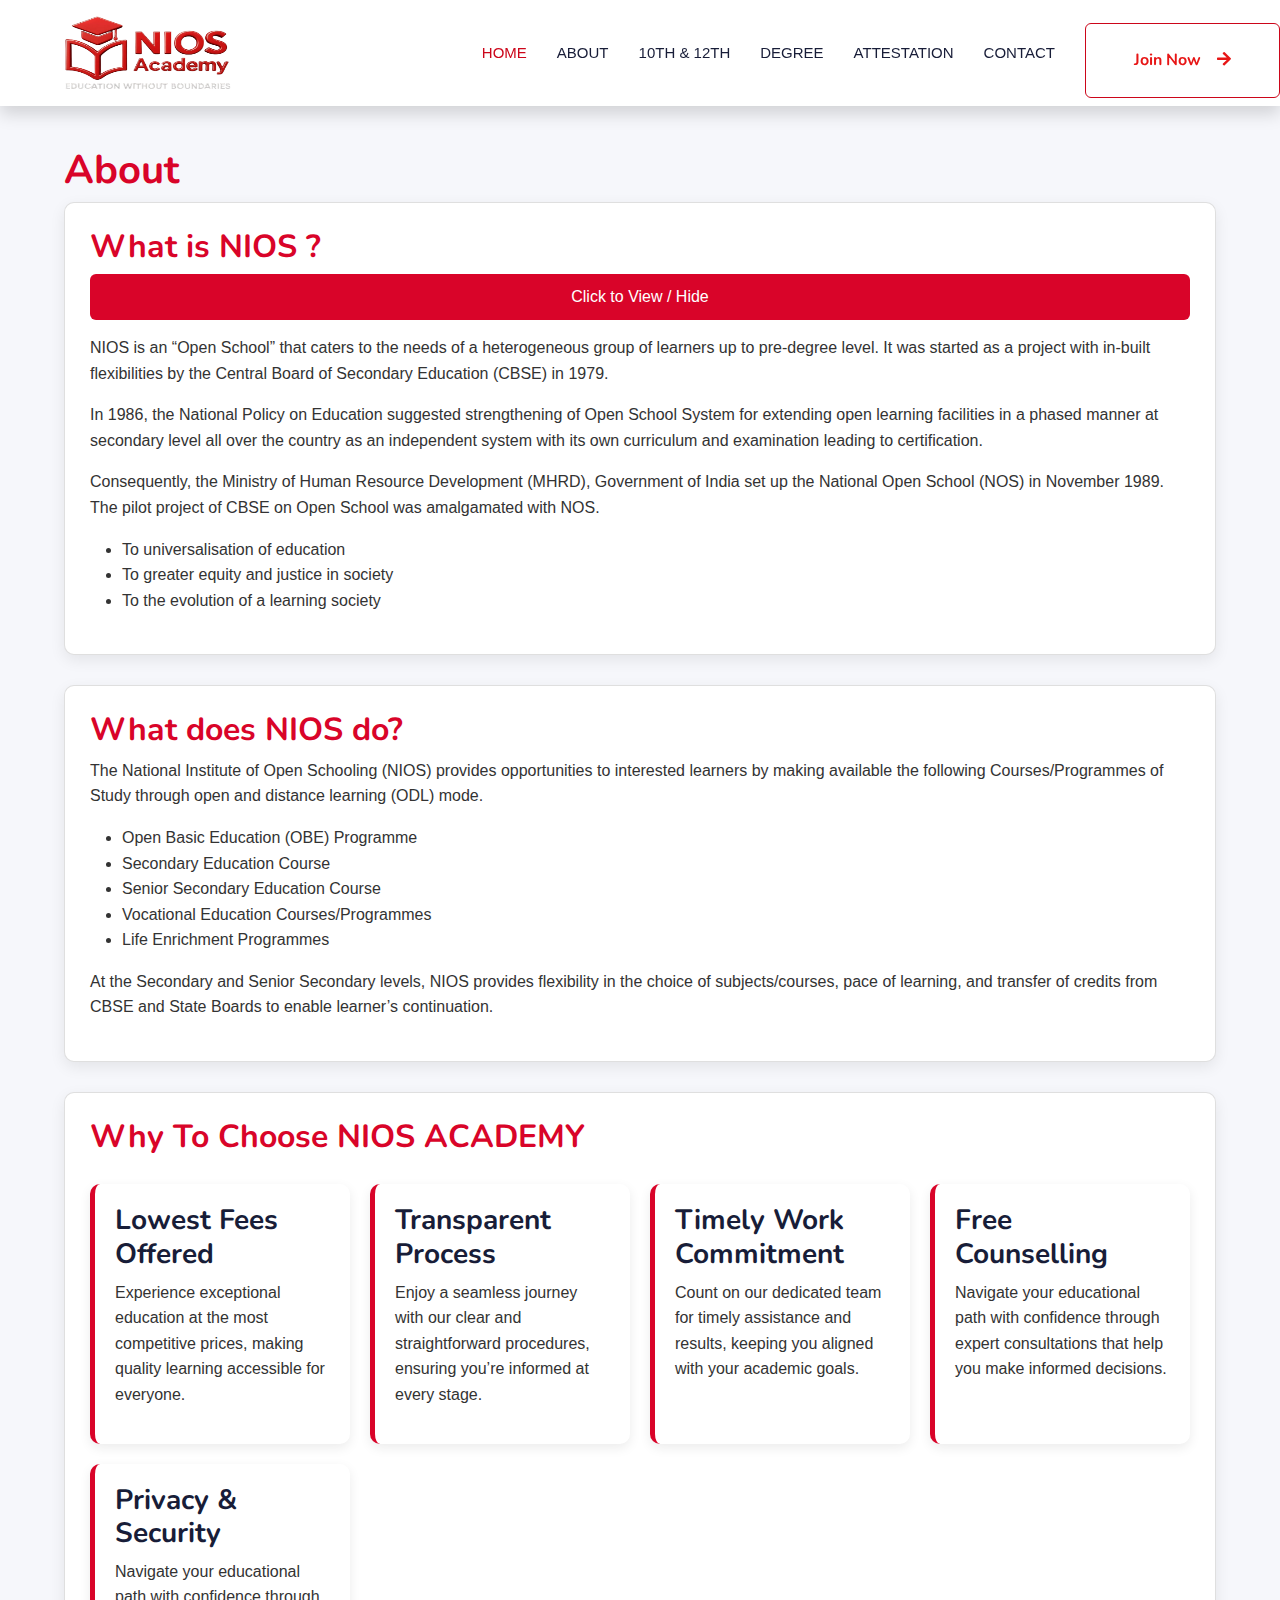
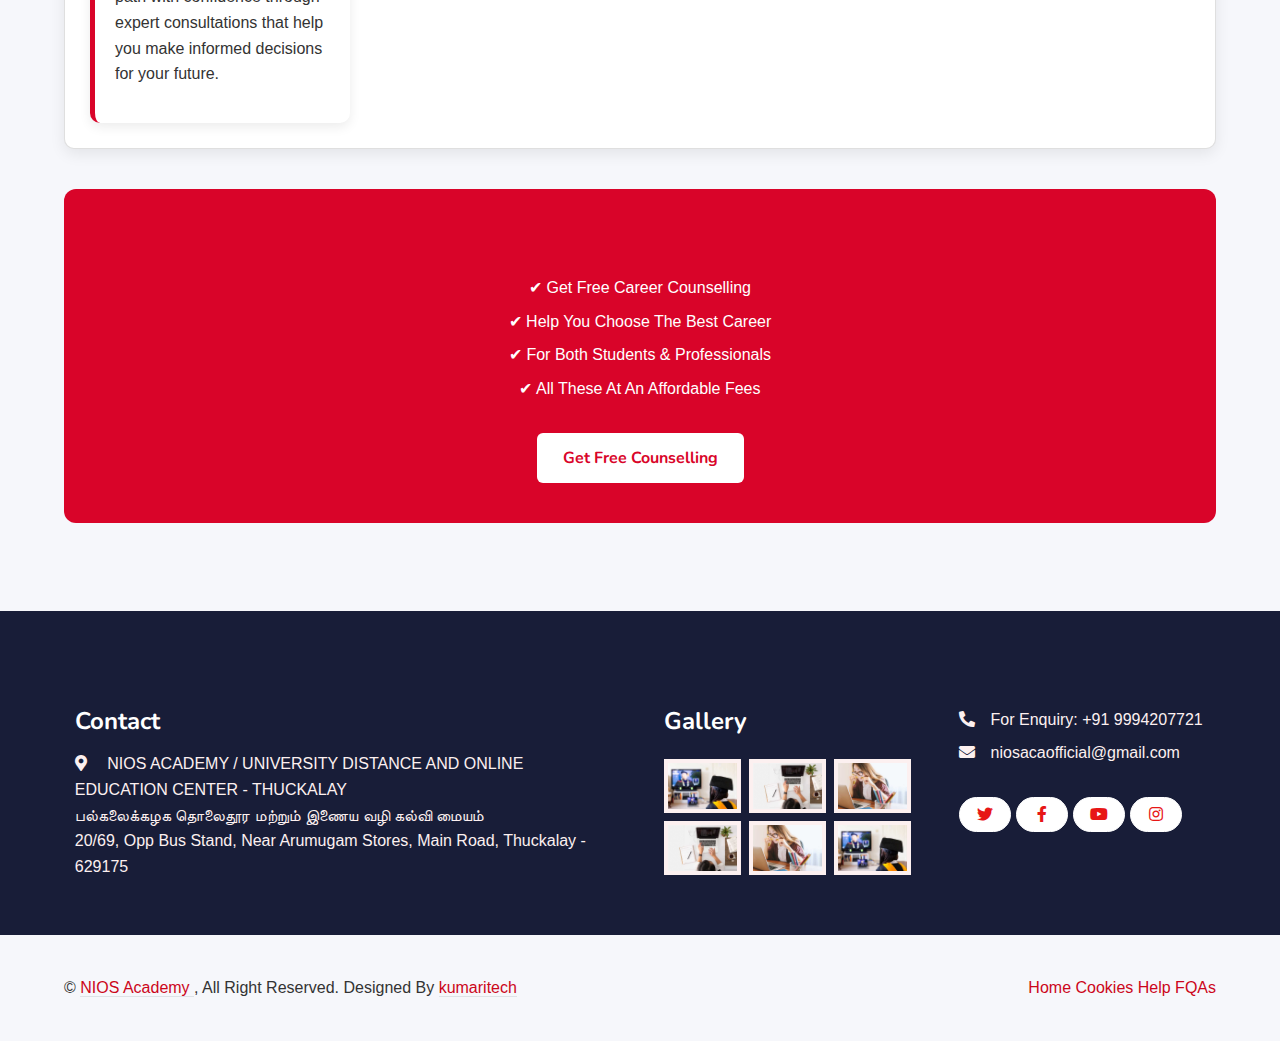
<file: about.html>
<!DOCTYPE html>
<html lang="en">
<head>
<meta charset="UTF-8">
<meta name="viewport" content="width=device-width, initial-scale=1.0">
 <meta charset="utf-8">
    <title>NIOS ACADEMY / UNIVERSITY DISTANCE AND ONLINE EDUCATION CENTER - THUCKALAY</title>
    <meta content="width=device-width, initial-scale=1.0" name="viewport">
    <meta content="NIOS ACADEMY / UNIVERSITY DISTANCE AND ONLINE EDUCATION CENTER - THUCKALAY" name="keywords">
    <meta content="NIOS ACADEMY / UNIVERSITY DISTANCE AND ONLINE EDUCATION CENTER - THUCKALAY" name="description">

    <!-- Favicon -->
    <link href="img/nios-logo.png" rel="icon">

    <!-- Google Web Fonts -->
    <link rel="preconnect" href="https://fonts.googleapis.com">
    <link rel="preconnect" href="https://fonts.gstatic.com" crossorigin>
    <link href="https://fonts.googleapis.com/css2?family=Heebo:wght@400;500;600&family=Nunito:wght@600;700;800&display=swap" rel="stylesheet">

    <!-- Icon Font Stylesheet -->
    <link href="https://cdnjs.cloudflare.com/ajax/libs/font-awesome/5.10.0/css/all.min.css" rel="stylesheet">
    <link href="https://cdn.jsdelivr.net/npm/bootstrap-icons@1.4.1/font/bootstrap-icons.css" rel="stylesheet">

    <!-- Libraries Stylesheet -->
     
    <link href="lib/animate/animate.min.css" rel="stylesheet">
    <link href="lib/owlcarousel/assets/owl.carousel.min.css" rel="stylesheet">

    <!-- Customized Bootstrap Stylesheet -->
    <link href="css/bootstrap.min.css" rel="stylesheet">

    <!-- Template Stylesheet -->
    <link href="css/style.css" rel="stylesheet">

<style>
    body{
        font-family: Arial, Helvetica, sans-serif;
        margin:0;
        background:#f6f7fb;
        color:#333;
        line-height:1.6;
    }

    .container{
        width:90%;
        max-width:1200px;
        margin:auto;
        padding:40px 0;
    }

    h1,h2{
        color:#d90429;
    }

    .card{
        background:#fff;
        padding:25px;
        border-radius:10px;
        box-shadow:0 5px 15px rgba(0,0,0,0.08);
        margin-bottom:30px;
    }

.btn.btn-primary, .btn.btn-secondary {
  color: #e71616;
}

.btn-outline-light i{
  color: #e71616;

}
    .features{
        display:grid;
        grid-template-columns:repeat(auto-fit,minmax(250px,1fr));
        gap:20px;
        margin-top:20px;
    }

    .feature-box{
        background:#fff;
        padding:20px;
        border-radius:10px;
        border-left:5px solid #d90429;
        box-shadow:0 4px 12px rgba(0,0,0,0.08);
        transition:0.3s;
    }

    .feature-box:hover{
        transform:translateY(-5px);
    }

    .cta{
        background:#d90429;
        color:#fff;
        text-align:center;
        padding:40px 20px;
        border-radius:12px;
        margin-top:40px;
    }

    .cta ul{
        list-style:none;
        padding:0;
    }

    .cta li{
        margin:8px 0;
    }

    .btn{
        display:inline-block;
        margin-top:15px;
        padding:12px 25px;
        background:#fff;
        color:#d90429;
        text-decoration:none;
        border-radius:6px;
        font-weight:bold;
    }

    .toggle-btn{
        cursor:pointer;
        background:#d90429;
        color:#fff;
        padding:10px 20px;
        border:none;
        border-radius:6px;
        margin-bottom:15px;
    }

    .hidden{
        display:none;
    }
</style>
</head>

<body>
  <!-- Navbar Start -->
  <nav class="navbar navbar-expand-lg bg-white navbar-light shadow sticky-top p-20">
        <a href="index.html" class="navbar-brand d-flex align-items-center px-4 px-lg-5">
           <h2 class="m-0 text-primary">
                <img style="width: 200px; height: 80px;" src="./img/nios-logo.png" alt="">
            </h2>   
        </a>
        <button type="button" class="navbar-toggler me-4" data-bs-toggle="collapse" data-bs-target="#navbarCollapse">
            <span class="navbar-toggler-icon"></span>
        </button>
        <div class="collapse navbar-collapse" id="navbarCollapse">
            <div class="navbar-nav ms-auto p-4 p-lg-0">
                <a href="index.html" class="nav-item nav-link active">Home</a>
                <a href="about.html" class="nav-item nav-link ">About</a>
                <a href="./nios-thuckalay.html" class="nav-item nav-link ">10th & 12th </a>
                <a href="./online-distance-degee-in-thuckalay.html" class="nav-item nav-link ">DEGREE</a>
                <a href="./attestation-center-in-thuckalay.html" class="nav-item nav-link ">ATTESTATION</a>
               
                <!-- <a href="#" class="nav-item nav-link">About</a> -->
                <!-- <a href="" class="nav-item nav-link">Courses</a> -->
                <!-- <div class="nav-item dropdown">
                    <a href="#" class="nav-link dropdown-toggle" data-bs-toggle="dropdown">Courses</a>
                    <div class="dropdown-menu fade-down m-0">
                        <a href="https://www.stjosephinstitute.in/program.html" class="dropdown-item">10th / 12th 
           NIOS  BOSSE</a>
                        <a href="https://www.stjosephinstitute.in/program.html" class="dropdown-item">DEGREE UG / PG (Distance & Online)</a>
                        <a href="https://www.stjosephinstitute.in/program.html" class="dropdown-item">ATTESTATION</a>
                    </div>
                </div> -->
                <a href="contact.html" class="nav-item nav-link">Contact</a>
            </div>
            <a href="./contact.html" class="btn btn-primary py-4 px-lg-5 d-none d-lg-block">Join Now<i class="fa fa-arrow-right ms-3"></i></a>
        </div>
    </nav>
<div class="container">

    <h1>About</h1>

    <!-- WHAT IS NIOS -->
    <div class="card">
        <h2>What is NIOS ?</h2>

        <button class="toggle-btn" onclick="toggleContent()">Click to View / Hide</button>

        <div id="niosContent">

            <p>
            NIOS is an “Open School” that caters to the needs of a heterogeneous group of learners up to pre-degree level. 
            It was started as a project with in-built flexibilities by the Central Board of Secondary Education (CBSE) in 1979.
            </p>

            <p>
            In 1986, the National Policy on Education suggested strengthening of Open School System for extending open learning 
            facilities in a phased manner at secondary level all over the country as an independent system with its own curriculum 
            and examination leading to certification.
            </p>

            <p>
            Consequently, the Ministry of Human Resource Development (MHRD), Government of India set up the National Open School (NOS) 
            in November 1989. The pilot project of CBSE on Open School was amalgamated with NOS.
            </p>

            <ul>
                <li>To universalisation of education</li>
                <li>To greater equity and justice in society</li>
                <li>To the evolution of a learning society</li>
            </ul>
        </div>
    </div>

    <!-- WHAT DOES NIOS DO -->
    <div class="card">
        <h2>What does NIOS do?</h2>

        <p>
        The National Institute of Open Schooling (NIOS) provides opportunities to interested learners by making available the 
        following Courses/Programmes of Study through open and distance learning (ODL) mode.
        </p>

        <ul>
            <li>Open Basic Education (OBE) Programme</li>
            <li>Secondary Education Course</li>
            <li>Senior Secondary Education Course</li>
            <li>Vocational Education Courses/Programmes</li>
            <li>Life Enrichment Programmes</li>
        </ul>

        <p>
        At the Secondary and Senior Secondary levels, NIOS provides flexibility in the choice of subjects/courses, pace of learning, 
        and transfer of credits from CBSE and State Boards to enable learner’s continuation.
        </p>
    </div>

    <!-- WHY CHOOSE -->
    <div class="card">
        <h2>Why To Choose NIOS ACADEMY</h2>

        <div class="features">

            <div class="feature-box">
                <h3>Lowest Fees Offered</h3>
                <p>Experience exceptional education at the most competitive prices, making quality learning accessible for everyone.</p>
            </div>

            <div class="feature-box">
                <h3>Transparent Process</h3>
                <p>Enjoy a seamless journey with our clear and straightforward procedures, ensuring you’re informed at every stage.</p>
            </div>

            <div class="feature-box">
                <h3>Timely Work Commitment</h3>
                <p>Count on our dedicated team for timely assistance and results, keeping you aligned with your academic goals.</p>
            </div>

            <div class="feature-box">
                <h3>Free Counselling</h3>
                <p>Navigate your educational path with confidence through expert consultations that help you make informed decisions.</p>
            </div>

            <div class="feature-box">
                <h3>Privacy & Security</h3>
                <p>Navigate your educational path with confidence through expert consultations that help you make informed decisions for your future.</p>
            </div>

        </div>
    </div>

    <!-- CTA -->
    <div class="cta">
        <h2>Confused ? Which Course To Choose...</h2>
        <ul>
            <li>✔ Get Free Career Counselling</li>
            <li>✔ Help You Choose The Best Career</li>
            <li>✔ For Both Students & Professionals</li>
            <li>✔ All These At An Affordable Fees</li>
        </ul>

        <a href="#" class="btn">Get Free Counselling</a>
    </div>

</div>


<div class="container-fluid bg-dark text-light footer pt-5 mt-5 wow fadeIn" data-wow-delay="0.1s">
        <div class="container py-5">
            <div class="row g-5">
                <!-- <div class="col-lg-3 col-md-6">
                    <h4 class="text-white mb-3">Quick Link</h4>
                    <a class="btn btn-link" href="">About Us</a>
                    <a class="btn btn-link" href="">Contact Us</a>
                    <a class="btn btn-link" href="">Privacy Policy</a>
                    <a class="btn btn-link" href="">Terms & Condition</a>
                    <a class="btn btn-link" href="">FAQs & Help</a>
                </div> -->
                <div class="col-lg-6 col-md-6">
                    <h4 class="text-white mb-3">Contact</h4>
                    <p class="mb-2"><i class="fa fa-map-marker-alt me-3"></i>
                NIOS ACADEMY / UNIVERSITY DISTANCE AND ONLINE EDUCATION CENTER - THUCKALAY
                        <br>பல்கலைக்கழக தொலைதூர மற்றும் இணைய வழி கல்வி மையம் <br>

20/69,
Opp Bus Stand,
Near Arumugam Stores,
Main Road,
Thuckalay - 629175     
                    </p>
                   
                   
                   
                </div>
                <div class="col-lg-3 col-md-6">
                    <h4 class="text-white mb-3">Gallery</h4>
                    <div class="row g-2 pt-2">
                        <div class="col-4">
                            <img class="img-fluid bg-light p-1" src="img/course-1.jpg" alt="">
                        </div>
                        <div class="col-4">
                            <img class="img-fluid bg-light p-1" src="img/course-2.jpg" alt="">
                        </div>
                        <div class="col-4">
                            <img class="img-fluid bg-light p-1" src="img/course-3.jpg" alt="">
                        </div>
                        <div class="col-4">
                            <img class="img-fluid bg-light p-1" src="img/course-2.jpg" alt="">
                        </div>
                        <div class="col-4">
                            <img class="img-fluid bg-light p-1" src="img/course-3.jpg" alt="">
                        </div>
                        <div class="col-4">
                            <img class="img-fluid bg-light p-1" src="img/course-1.jpg" alt="">
                        </div>
                    </div>
                </div>
                <div class="col-lg-3 col-md-6">
                     <p class="mb-2"><i class="fa fa-phone-alt me-3"></i>For Enquiry: +91 9994207721 </p>
 <p class="mb-2"><i class="fa fa-envelope me-3"></i>niosacaofficial@gmail.com </p>
  <div class="d-flex pt-2">
                        <a class="btn btn-outline-light btn-social" href=""><i class="fab fa-twitter"></i></a>
                        <a class="btn btn-outline-light btn-social" href=""><i class="fab fa-facebook-f"></i></a>
                        <a class="btn btn-outline-light btn-social" href="https://youtube.com/@niosacaofficial"><i class="fab fa-youtube"></i></a>
                        <a class="btn btn-outline-light btn-social" href="https://www.instagram.com/niosacaofficial"><i class="fab fa-instagram"></i></a>
                    </div>

                    
                    </div>
                </div>
            </div>
        </div>
        <div class="container">
            <div class="copyright">
                <div class="row">
                    <div class="col-md-6 text-center text-md-start mb-3 mb-md-0">
                        &copy; <a class="border-bottom" href="#">NIOS Academy </a>, All Right Reserved.

                        <!--/*** This template is free as long as you keep the footer author’s credit link/attribution link/backlink. If you'd like to use the template without the footer author’s credit link/attribution link/backlink, you can purchase the Credit Removal License from "https://kumaritech.com/credit-removal". Thank you for your support. ***/-->
                        Designed By <a class="border-bottom" href="https://kumaritech.com">kumaritech</a><br>
                        
                    </div>
                    <div class="col-md-6 text-center text-md-end">
                        <div class="footer-menu">
                            <a href="">Home</a>
                            <a href="">Cookies</a>
                            <a href="">Help</a>
                            <a href="">FQAs</a>
                        </div>
                    </div>
                </div>
            </div>
        </div>
<script>
function toggleContent(){
    const content = document.getElementById("niosContent");
    content.classList.toggle("hidden");
}
</script>

</body>
</html>
</file>
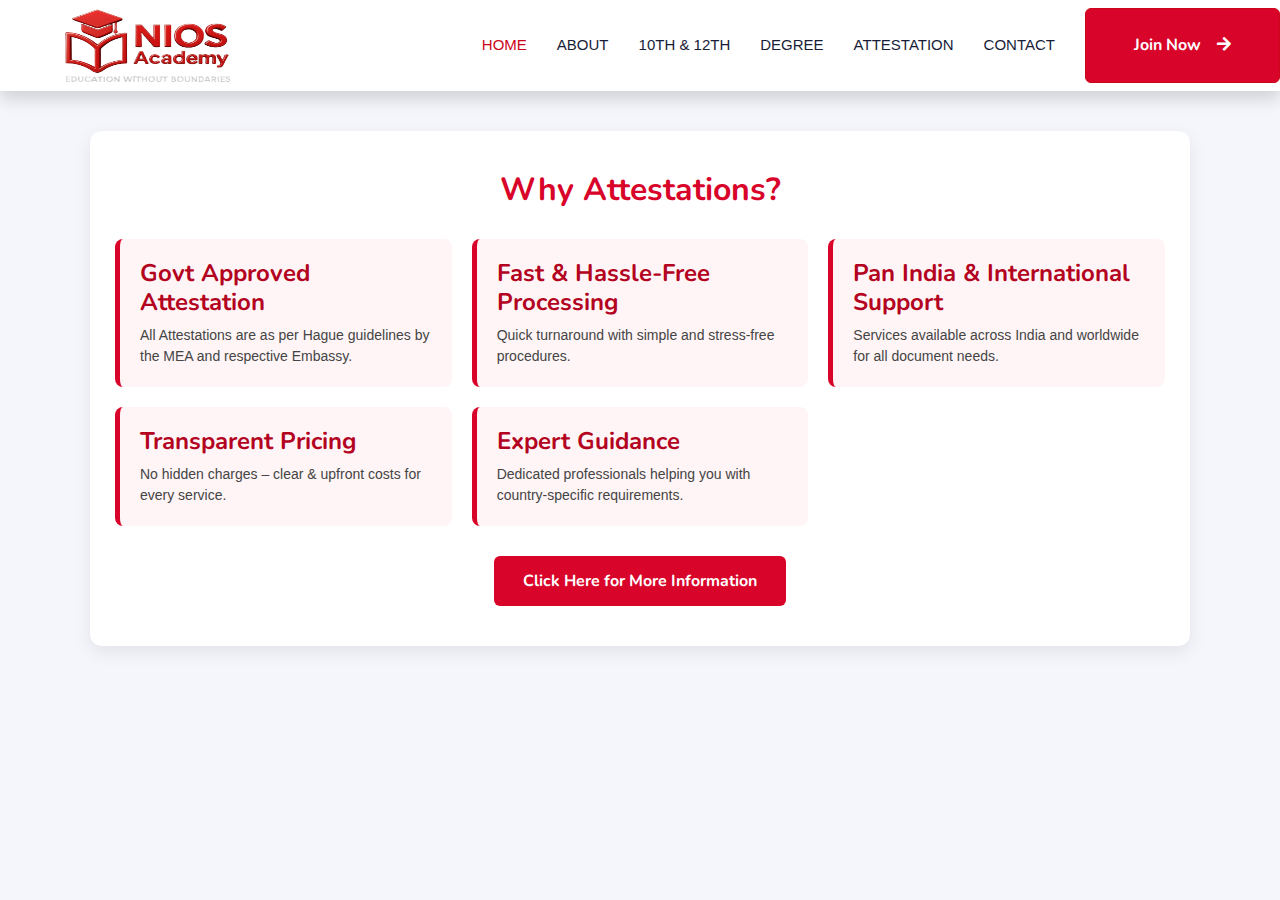
<file: attestation-center-in-thuckalay.html>
<!DOCTYPE html>
<html lang="en">
<head>
<meta charset="UTF-8">
<meta name="viewport" content="width=device-width, initial-scale=1.0">
 <title>NIOS ACADEMY / UNIVERSITY DISTANCE AND ONLINE EDUCATION CENTER - THUCKALAY</title>
    <meta content="width=device-width, initial-scale=1.0" name="viewport">
    <meta content="NIOS ACADEMY / UNIVERSITY DISTANCE AND ONLINE EDUCATION CENTER - THUCKALAY" name="keywords">
    <meta content="NIOS ACADEMY / UNIVERSITY DISTANCE AND ONLINE EDUCATION CENTER - THUCKALAY" name="description">

    <!-- Favicon -->
    <link href="img/nios-logo.png" rel="icon">

    <!-- Google Web Fonts -->
    <link rel="preconnect" href="https://fonts.googleapis.com">
    <link rel="preconnect" href="https://fonts.gstatic.com" crossorigin>
    <link href="https://fonts.googleapis.com/css2?family=Heebo:wght@400;500;600&family=Nunito:wght@600;700;800&display=swap" rel="stylesheet">

    <!-- Icon Font Stylesheet -->
    <link href="https://cdnjs.cloudflare.com/ajax/libs/font-awesome/5.10.0/css/all.min.css" rel="stylesheet">
    <link href="https://cdn.jsdelivr.net/npm/bootstrap-icons@1.4.1/font/bootstrap-icons.css" rel="stylesheet">

    <!-- Libraries Stylesheet -->
     
    <link href="lib/animate/animate.min.css" rel="stylesheet">
    <link href="lib/owlcarousel/assets/owl.carousel.min.css" rel="stylesheet">

    <!-- Customized Bootstrap Stylesheet -->
    <link href="css/bootstrap.min.css" rel="stylesheet">

    <!-- Template Stylesheet -->
    <link href="css/style.css" rel="stylesheet">

<style>
body{
    font-family: Arial, Helvetica, sans-serif;
    background:#f4f6fb;
    margin:0;
}

.attestation-section{
    max-width:1100px;
    margin:40px auto;
    background:#fff;
    padding:40px 25px;
    border-radius:12px;
    box-shadow:0 6px 18px rgba(0,0,0,0.08);
}

.attestation-section h2{
    text-align:center;
    color:#d90429;
    margin-bottom:30px;
}

.features{
    display:grid;
    grid-template-columns:repeat(auto-fit,minmax(250px,1fr));
    gap:20px;
}

.feature-box{
    background:#fff5f6;
    border-left:5px solid #d90429;
    padding:20px;
    border-radius:8px;
    transition:.3s;
}

.feature-box:hover{
    transform:translateY(-4px);
}

.feature-box h4{
    margin:0 0 8px;
    color:#b30321;
}

.feature-box p{
    margin:0;
    color:#444;
    font-size:14px;
}

.btn-area{
    text-align:center;
    margin-top:30px;
}

.btn{
    display:inline-block;
    padding:12px 28px;
    background:#d90429;
    color:#fff;
    text-decoration:none;
    border-radius:6px;
    font-weight:bold;
    transition:.3s;
}

.btn:hover{
    background:#b30321;
}

.info-box{
    display:none;
    margin-top:20px;
    text-align:center;
}
</style>
</head>

<body>
<nav class="navbar navbar-expand-lg bg-white navbar-light shadow sticky-top p-20">
        <a href="index.html" class="navbar-brand d-flex align-items-center px-4 px-lg-5">
           <h2 class="m-0 text-primary">
                <img style="width: 200px; height: 80px;" src="./img/nios-logo.png" alt="">
            </h2>   
        </a>
        <button type="button" class="navbar-toggler me-4" data-bs-toggle="collapse" data-bs-target="#navbarCollapse">
            <span class="navbar-toggler-icon"></span>
        </button>
        <div class="collapse navbar-collapse" id="navbarCollapse">
            <div class="navbar-nav ms-auto p-4 p-lg-0">
                <a href="index.html" class="nav-item nav-link active">Home</a>
                <a href="about.html" class="nav-item nav-link ">About</a>
                <a href="./nios-thuckalay.html" class="nav-item nav-link ">10th & 12th </a>
                <a href="./online-distance-degee-in-thuckalay.html" class="nav-item nav-link ">DEGREE</a>
                <a href="./attestation-center-in-thuckalay.html" class="nav-item nav-link ">ATTESTATION</a>
               
                <!-- <a href="#" class="nav-item nav-link">About</a> -->
                <!-- <a href="" class="nav-item nav-link">Courses</a> -->
                <!-- <div class="nav-item dropdown">
                    <a href="#" class="nav-link dropdown-toggle" data-bs-toggle="dropdown">Courses</a>
                    <div class="dropdown-menu fade-down m-0">
                        <a href="https://www.stjosephinstitute.in/program.html" class="dropdown-item">10th / 12th 
           NIOS  BOSSE</a>
                        <a href="https://www.stjosephinstitute.in/program.html" class="dropdown-item">DEGREE UG / PG (Distance & Online)</a>
                        <a href="https://www.stjosephinstitute.in/program.html" class="dropdown-item">ATTESTATION</a>
                    </div>
                </div> -->
                <a href="contact.html" class="nav-item nav-link">Contact</a>
            </div>
            <a href="./contact.html" class="btn btn-primary py-4 px-lg-5 d-none d-lg-block">Join Now<i class="fa fa-arrow-right ms-3"></i></a>
        </div>
    </nav>
<section class="attestation-section">

<h2>Why Attestations?</h2>

<div class="features">

<div class="feature-box">
<h4>Govt Approved Attestation</h4>
<p>All Attestations are as per Hague guidelines by the MEA and respective Embassy.</p>
</div>

<div class="feature-box">
<h4>Fast & Hassle-Free Processing</h4>
<p>Quick turnaround with simple and stress-free procedures.</p>
</div>

<div class="feature-box">
<h4>Pan India & International Support</h4>
<p>Services available across India and worldwide for all document needs.</p>
</div>

<div class="feature-box">
<h4>Transparent Pricing</h4>
<p>No hidden charges – clear & upfront costs for every service.</p>
</div>

<div class="feature-box">
<h4>Expert Guidance</h4>
<p>Dedicated professionals helping you with country-specific requirements.</p>
</div>

</div>

<div class="btn-area">
<button class="btn" onclick="toggleAttestation()">Click Here for More Information</button>

<div id="attestationInfo" class="info-box">
<a class="btn" target="_blank"
href="https://onlinedegree.eduaca.in/attestation-and-placement.html">
Open Attestation Page
</a>
</div>
</div>

</section>

<script>
function toggleAttestation(){
    const box=document.getElementById("attestationInfo");
    box.style.display = box.style.display === "block" ? "none" : "block";
}
</script>

</body>
</html>
</file>
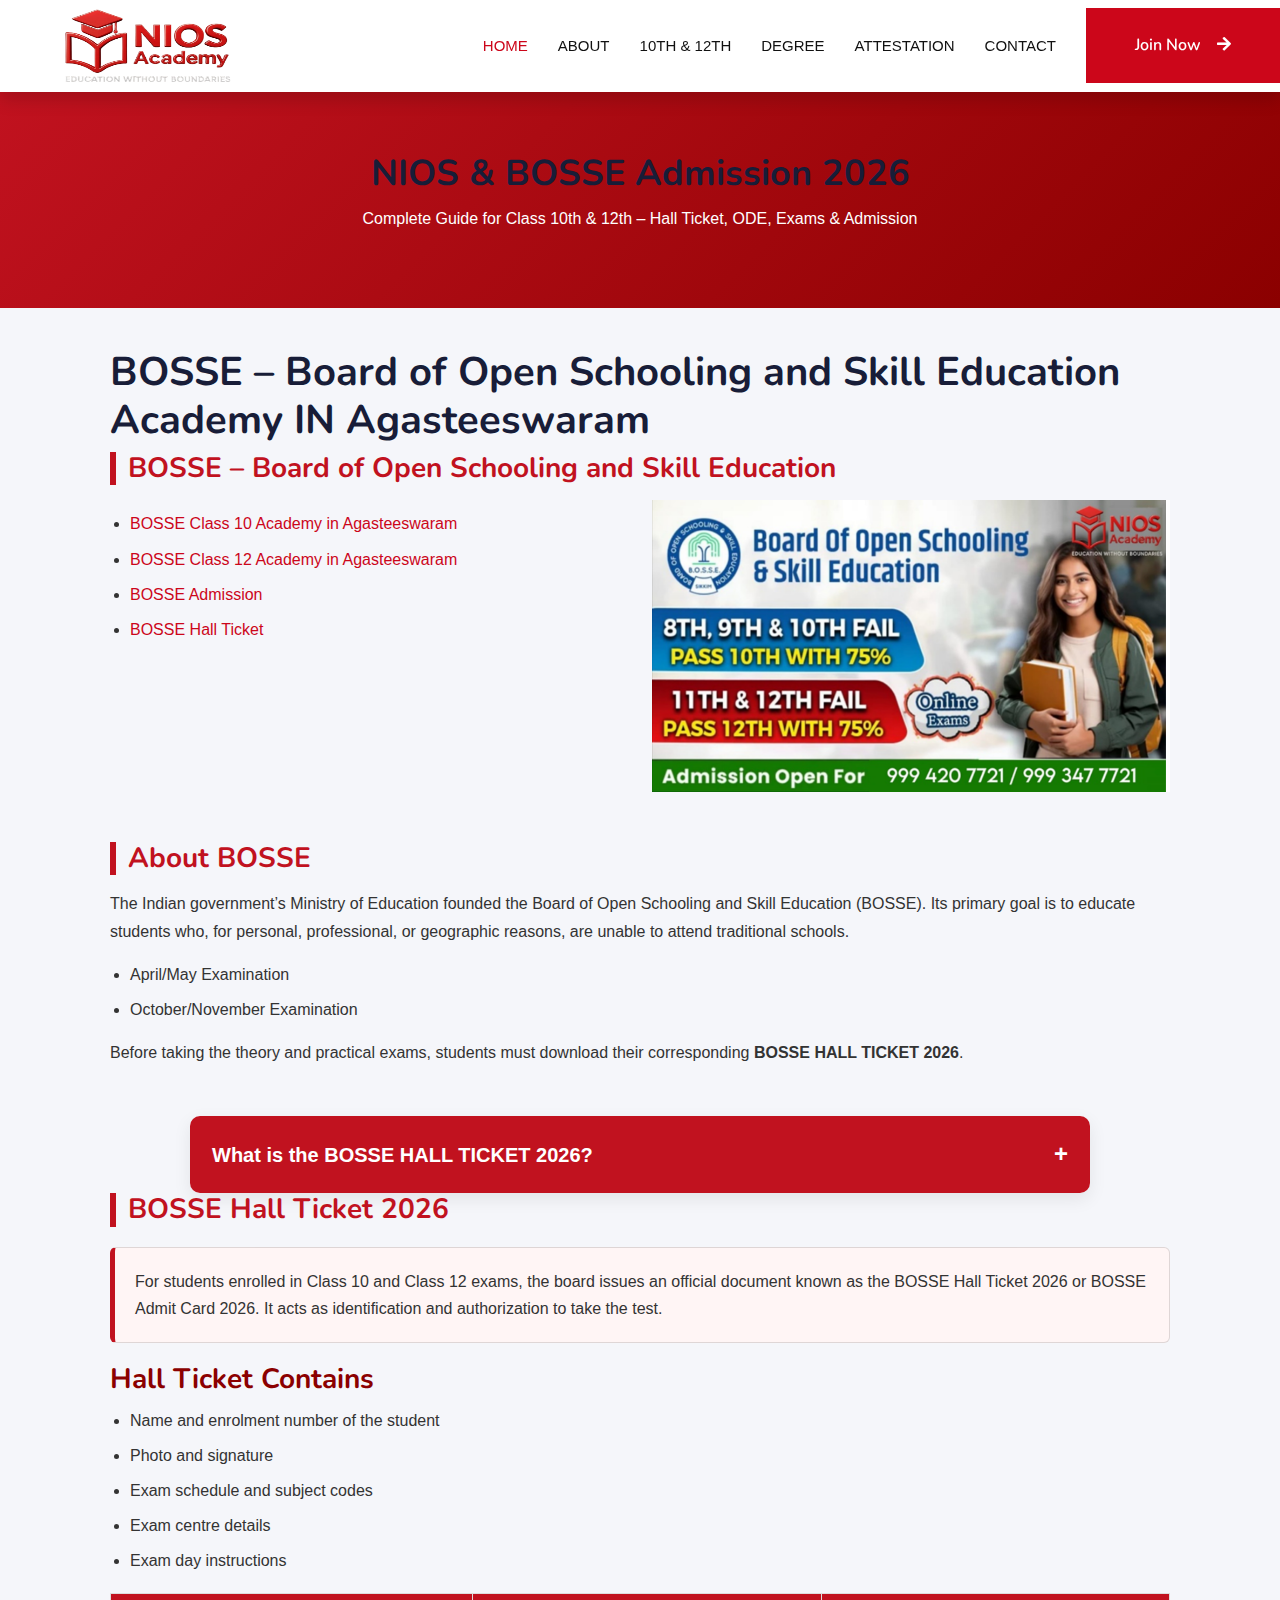
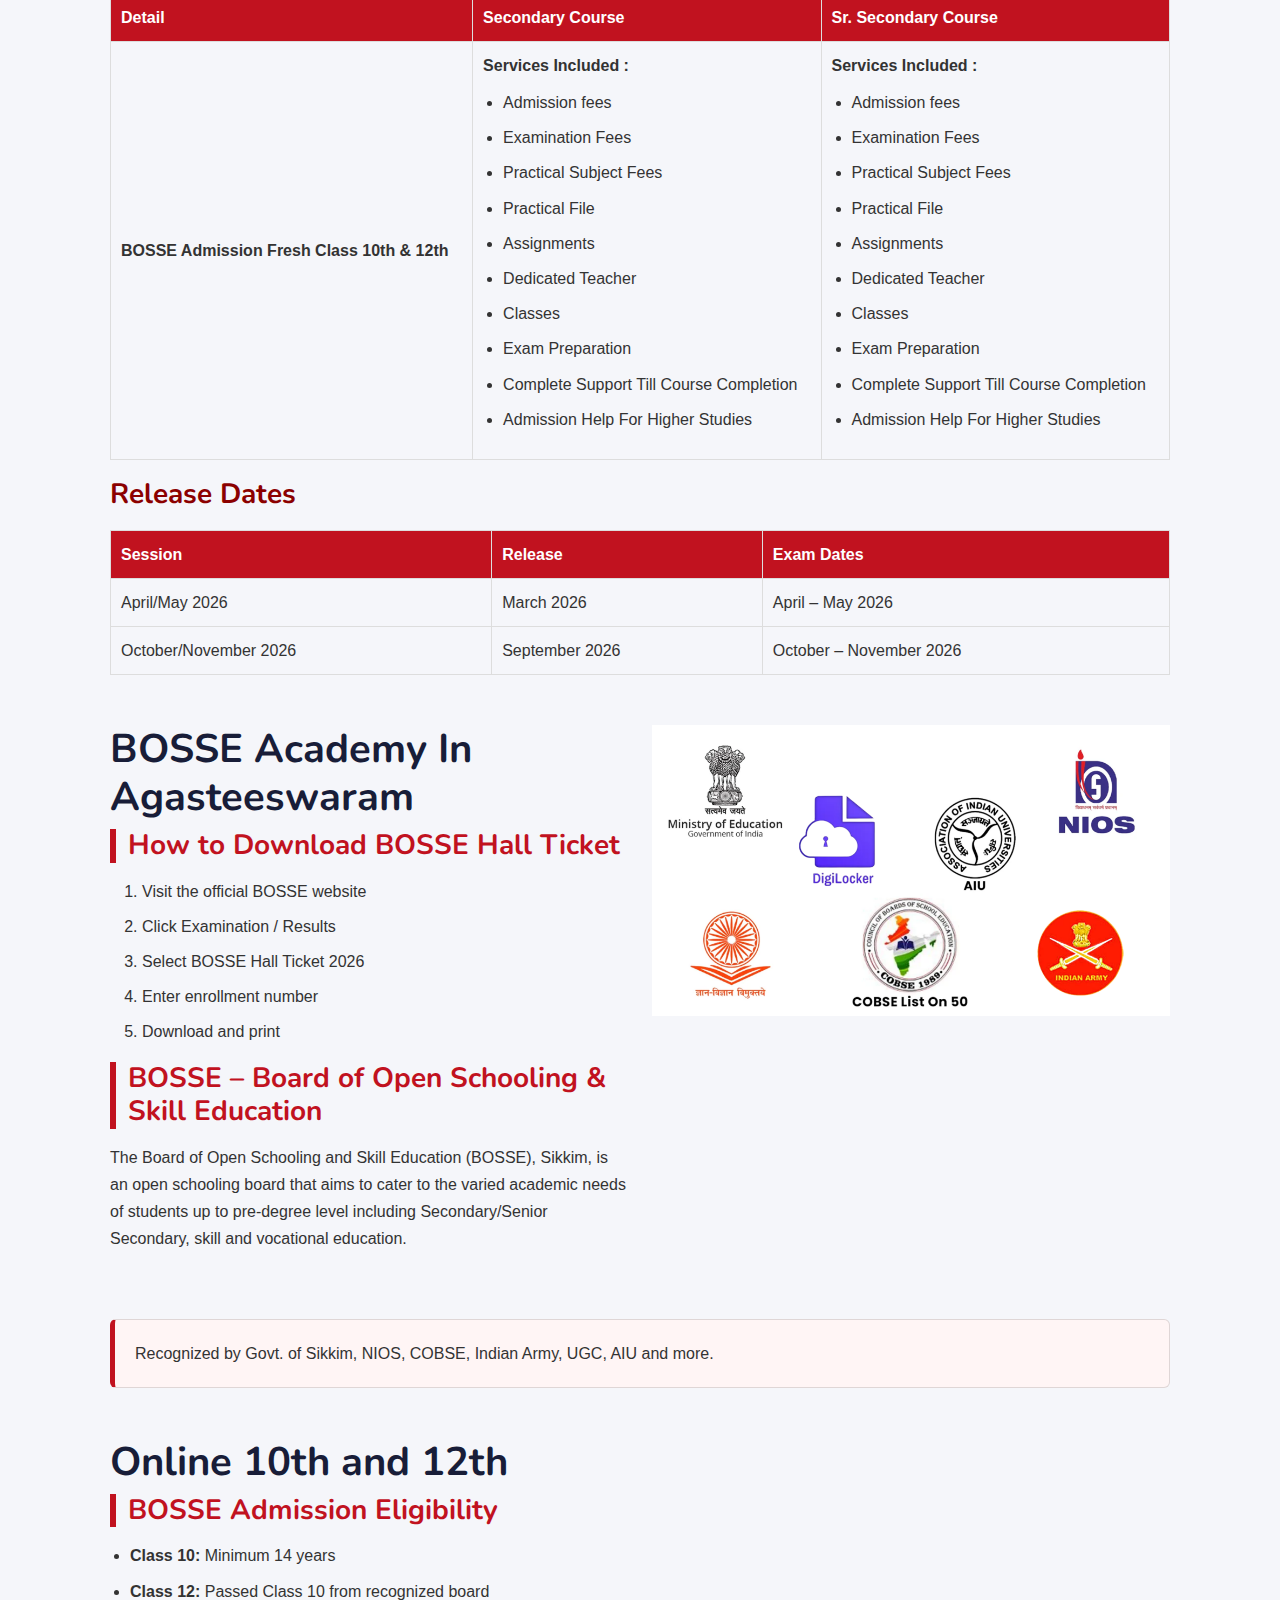
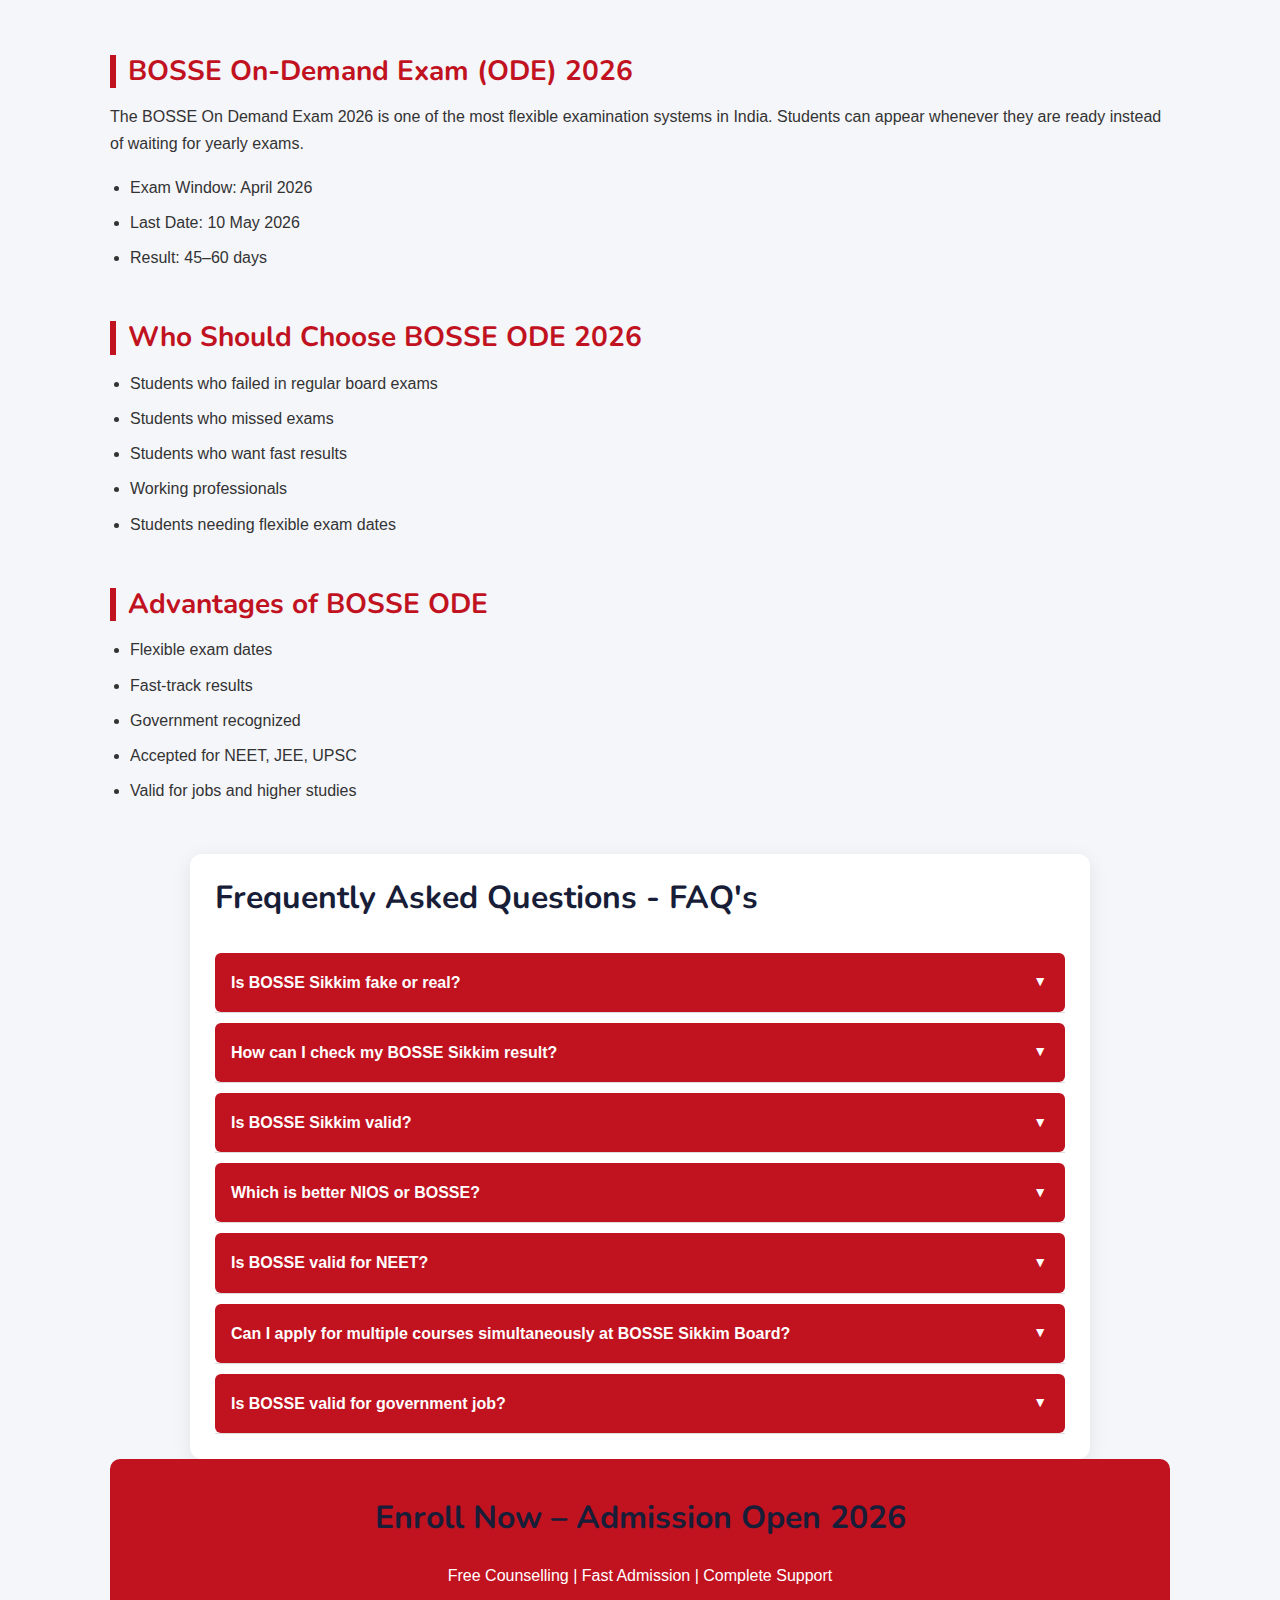
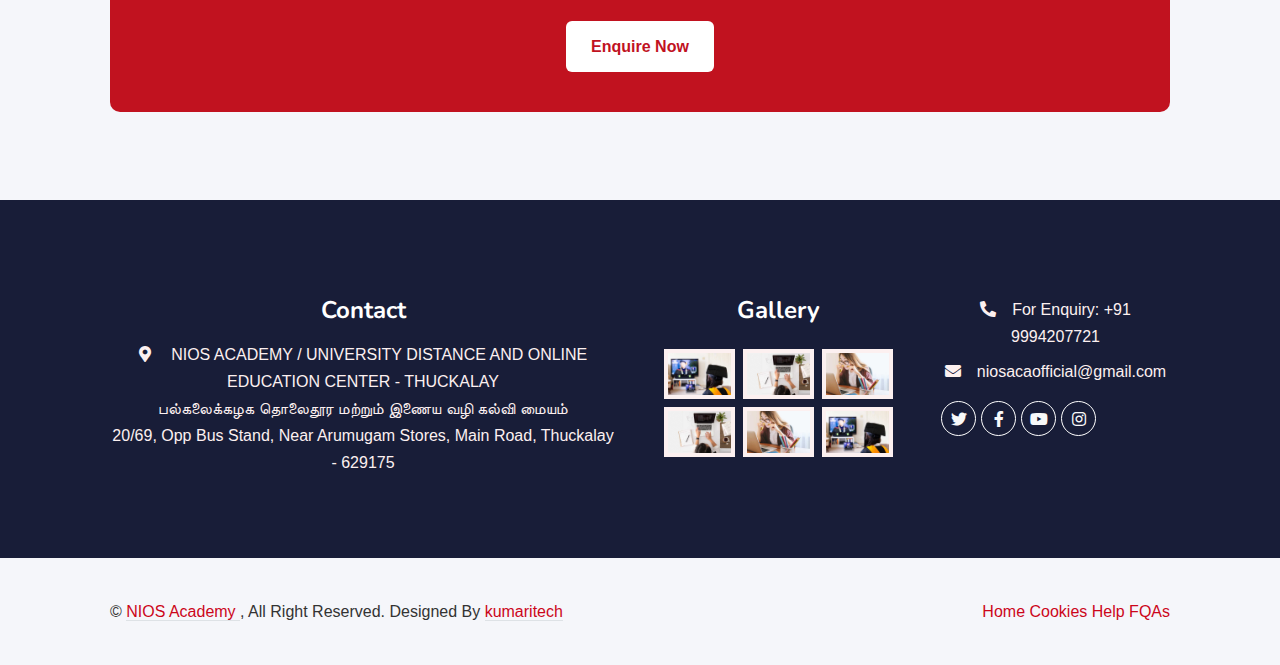
<file: bosse-academy-agasteeswaram.html>
<!DOCTYPE html>
<html lang="en">
<head>
<meta charset="utf-8">
<meta name="viewport" content="width=device-width, initial-scale=1.0">
<title>NIOS & BOSSE Admission 2026 – Academy in Agasteeswaram</title>

    <!-- Google Web Fonts -->
    <link rel="preconnect" href="https://fonts.googleapis.com">
    <link rel="preconnect" href="https://fonts.gstatic.com" crossorigin>
    <link href="https://fonts.googleapis.com/css2?family=Heebo:wght@400;500;600&family=Nunito:wght@600;700;800&display=swap" rel="stylesheet">

    <!-- Icon Font Stylesheet -->
    <link href="https://cdnjs.cloudflare.com/ajax/libs/font-awesome/5.10.0/css/all.min.css" rel="stylesheet">
    <link href="https://cdn.jsdelivr.net/npm/bootstrap-icons@1.4.1/font/bootstrap-icons.css" rel="stylesheet">

    <!-- Libraries Stylesheet -->
     
    <link href="lib/animate/animate.min.css" rel="stylesheet">
    <link href="lib/owlcarousel/assets/owl.carousel.min.css" rel="stylesheet">

    <!-- Customized Bootstrap Stylesheet -->
    <link href="css/bootstrap.min.css" rel="stylesheet">

    <!-- Template Stylesheet -->
    <link href="css/style.css" rel="stylesheet">

<style>
:root{
  --red:#c1121f;
  --dark:#111;
  --light:#f8f9fa;
}

*{
  margin:0;
  padding:0;
  box-sizing:border-box;
  font-family: 'Segoe UI', sans-serif;
}

body{
  background:#fff;
  color:#333;
  line-height:1.7;
}

/* ===== HEADER ===== */
.header{
  background:linear-gradient(135deg,var(--red),#8b0000);
  color:#fff;
  padding:60px 20px;
  text-align:center;
}

.header h1{
  font-size:36px;
  margin-bottom:10px;
}

.container{
  max-width:1100px;
  margin:auto;
  padding:40px 20px;
}

/* ===== SECTIONS ===== */
.section{
  margin-bottom:50px;
}

.section h2{
  color:var(--red);
  margin-bottom:15px;
  font-size:28px;
  border-left:6px solid var(--red);
  padding-left:12px;
}

.section h3{
  color:#8b0000;
  margin:18px 0 10px;
}

ul{
  padding-left:20px;
  margin-top:10px;
}

li{
  margin-bottom:8px;
}

/* ===== TABLE ===== */
table{
  width:100%;
  border-collapse:collapse;
  margin-top:20px;
}

th,td{
  border:1px solid #ddd;
  padding:12px;
  /* text-align:center; */
}

th{
  background:var(--red);
  color:#fff;
}

/* ===== CARD ===== */
.card{
  background:#fff5f5;
  border-left:5px solid var(--red);
  padding:20px;
  margin:20px 0;
  border-radius:6px;
}

/* ===== CTA ===== */
.cta{
  background:var(--red);
  color:#fff;
  text-align:center;
  padding:40px 20px;
  border-radius:10px;
}

.cta button{
  background:#fff;
  color:var(--red);
  border:none;
  padding:12px 25px;
  font-size:16px;
  border-radius:6px;
  cursor:pointer;
  margin-top:15px;
  font-weight:bold;
}

/* ===== FOOTER ===== */
.footer{
  background:#111;
  color:#bbb;
  text-align:center;
  padding:25px;
  margin-top:40px;
}

.footer span{
  color:var(--red);
  font-weight:bold;
}

/* ===== RESPONSIVE ===== */
@media(max-width:768px){
  .header h1{
    font-size:26px;
  }
}
</style>
<style>
:root{
  --red:#c1121f;
}

/* ===== BODY ===== */
body{
  font-family:Segoe UI, Arial, sans-serif;
  background:#f5f6fa;
  /* padding:40px 15px; */
}

/* ===== CONTAINER ===== */
.wrapper{
  max-width:900px;
  margin:auto;
}

/* ===== ACCORDION ===== */
.accordion{
  background:#fff;
  border-radius:10px;
  box-shadow:0 6px 18px rgba(0,0,0,0.08);
  overflow:hidden;
}

.accordion-header{
  background:var(--red);
  color:#fff;
  padding:18px 22px;
  cursor:pointer;
  font-size:20px;
  font-weight:600;
  display:flex;
  justify-content:space-between;
  align-items:center;
}

.accordion-header span{
  font-size:24px;
  transition:.3s;
}

.accordion-content{
  max-height:0;
  overflow:hidden;
  transition:max-height .4s ease;
  padding:0 22px;
}

.accordion-content.open{
  padding:22px;
}

/* ===== TEXT ===== */
.accordion-content p{
  margin-bottom:12px;
  line-height:1.6;
}

.accordion-content ul{
  padding-left:20px;
  margin:10px 0;
}

.accordion-content li{
  margin-bottom:6px;
}

/* ===== TABLE ===== */
table{
  width:100%;
  border-collapse:collapse;
  margin-top:18px;
}

th,td{
  border:1px solid #ddd;
  padding:10px;
  /* text-align:center; */
}

th{
  background:var(--red);
  color:#fff;
}

/* ===== MOBILE ===== */
@media(max-width:600px){
  .accordion-header{
    font-size:17px;
  }
}
</style>
<style>
  .faq-container{
    max-width:900px;
    margin:auto;
    background:#fff;
    padding:25px;
    border-radius:12px;
    box-shadow:0 5px 20px rgba(0,0,0,0.08);
}

h2{
    /* text-align:center; */
    margin-bottom:25px;
}

/* FAQ item */
.faq-item{
    border-bottom:1px solid #ddd;
}

/* Question button */
.faq-question{
    width:100%;
    text-align:left;
    padding:16px 50px 16px 16px;
    font-size:16px;
    font-weight:bold;
    background:var(--red);
    color:#fff;
    border:none;
    outline:none;
    cursor:pointer;
    transition:0.3s;
    border-radius:6px;
    margin-top:10px;
    position:relative;
}

/* Arrow icon */
.faq-question::after{
    content:"▼";
    position:absolute;
    right:18px;
    top:50%;
    transform:translateY(-50%) rotate(0deg);
    font-size:14px;
    transition:0.3s ease;
}

/* Rotate arrow when active */
.faq-question.active::after{
    transform:translateY(-50%) rotate(180deg);
}

.faq-question:hover{
    background:var(--red);
}

/* Answer */
.faq-answer{
    display:none;
    padding:15px;
    background:#f8f9fa;
    border-radius:0 0 6px 6px;
    line-height:1.6;
}

.faq-answer ul{
    margin:10px 0 0 18px;
}
</style>
</head>

<body>


<nav class="navbar navbar-expand-lg bg-white navbar-light shadow sticky-top p-20">
        <a href="index.html" class="navbar-brand d-flex align-items-center px-4 px-lg-5">
           <h2 class="m-0 text-primary">
                <img style="width: 200px; height: 80px;" src="./img/nios-logo.png" alt="">
            </h2>   
        </a>
        <button type="button" class="navbar-toggler me-4" data-bs-toggle="collapse" data-bs-target="#navbarCollapse">
            <span class="navbar-toggler-icon"></span>
        </button>
        <div class="collapse navbar-collapse" id="navbarCollapse">
            <div class="navbar-nav ms-auto p-4 p-lg-0">
                <a href="index.html" class="nav-item nav-link active">Home</a>
                <a href="about.html" class="nav-item nav-link ">About</a>
                <a href="./nios-thuckalay.html" class="nav-item nav-link ">10th & 12th </a>
                <a href="./online-distance-degee-in-thuckalay.html" class="nav-item nav-link ">DEGREE</a>
                <a href="./attestation-center-in-thuckalay.html" class="nav-item nav-link ">ATTESTATION</a>
               
                <!-- <a href="#" class="nav-item nav-link">About</a> -->
                <!-- <a href="" class="nav-item nav-link">Courses</a> -->
                <!-- <div class="nav-item dropdown">
                    <a href="#" class="nav-link dropdown-toggle" data-bs-toggle="dropdown">Courses</a>
                    <div class="dropdown-menu fade-down m-0">
                        <a href="https://www.stjosephinstitute.in/program.html" class="dropdown-item">10th / 12th 
           NIOS  BOSSE</a>
                        <a href="https://www.stjosephinstitute.in/program.html" class="dropdown-item">DEGREE UG / PG (Distance & Online)</a>
                        <a href="https://www.stjosephinstitute.in/program.html" class="dropdown-item">ATTESTATION</a>
                    </div>
                </div> -->
                <a href="contact.html" class="nav-item nav-link">Contact</a>
            </div>
            <a href="./contact.html" class="btn btn-primary py-4 px-lg-5 d-none d-lg-block">Join Now<i class="fa fa-arrow-right ms-3"></i></a>
        </div>
    </nav>
<!-- ================= HEADER ================= -->
<div class="header">
  <h1>NIOS & BOSSE Admission 2026</h1>
  <p>Complete Guide for Class 10th & 12th – Hall Ticket, ODE, Exams & Admission</p>
</div>

<div class="container">

<!-- ================= BOSSE LINKS ================= -->
<div class="section">
  <h1>BOSSE – Board of Open Schooling and Skill Education Academy IN Agasteeswaram</h1>
  <h2>BOSSE – Board of Open Schooling and Skill Education</h2>
  <div class="row">

<div class="col-md-6">
  
  <ul>
  <li><a href="https://nios.eduaca.in/contact.html" target="_blank">BOSSE Class 10 Academy in Agasteeswaram</a></li>
  <li><a href="https://nios.eduaca.in/contact.html" target="_blank">BOSSE Class 12 Academy in Agasteeswaram</a></li>
  <li><a href="https://nios.eduaca.in/contact.html" target="_blank">BOSSE Admission</a></li>
  <li><a href="https://nios.eduaca.in/contact.html" target="_blank">BOSSE Hall Ticket</a></li>
  </ul>
</div>
<div class="col-md-6">
<img style="width: 100%;" src="./img/boss/banner.png" alt="">
</div>
  </div>

</div>

<!-- ================= ABOUT BOSSE ================= -->
<div class="section">
<h2>About BOSSE</h2>

<p>The Indian government’s Ministry of Education founded the Board of Open Schooling and Skill Education (BOSSE). Its primary goal is to educate students who, for personal, professional, or geographic reasons, are unable to attend traditional schools.</p>

<ul>
<li>April/May Examination</li>
<li>October/November Examination</li>
</ul>

<p>Before taking the theory and practical exams, students must download their corresponding <strong>BOSSE HALL TICKET 2026</strong>.</p>
</div>



<div class="wrapper">

  <div class="accordion">
    <div class="accordion-header" onclick="toggleAccordion(this)">
      What is the BOSSE HALL TICKET 2026?
      <span>+</span>
    </div>

    <div class="accordion-content">

      <p>• For students enrolled in Class 10 and Class 12 exams, the board issues an official document known as the BOSSE HALL TICKET 2026 or BOSSE ADMIT CARD 2026. It acts as identification and authorisation to take the test.</p>

      <p>• The following are important details about the BOSSE HALL TICKET 2026:</p>

      <ul>
        <li>Name and enrolment number of the student</li>
        <li>A picture and a signature</li>
        <li>Exam schedule and subject codes</li>
        <li>Name and address of the exam centre</li>
        <li>Guidelines for the day of the test</li>
        <li>April or October session</li>
      </ul>

      <p>• Students will not be permitted to enter the exam room without this hall pass. Therefore, downloading it on time is essential.</p>

      <h3 style="color:#c1121f;">Release Dates for NIOS HALL TICKET 2026</h3>

      <p>The NIOS hall ticket is usually released 15–20 days before the examination.</p>

   

    </div>
  </div>

</div>
   
<!-- ================= HALL TICKET ================= -->
<div class="section">
<h2>BOSSE Hall Ticket 2026</h2>

<div class="card">
For students enrolled in Class 10 and Class 12 exams, the board issues an official document known as the BOSSE Hall Ticket 2026 or BOSSE Admit Card 2026. It acts as identification and authorization to take the test.
</div>

<h3>Hall Ticket Contains</h3>
<ul>
<li>Name and enrolment number of the student</li>
<li>Photo and signature</li>
<li>Exam schedule and subject codes</li>
<li>Exam centre details</li>
<li>Exam day instructions</li>
</ul>

<table>
    <tr>
        <th>Detail</th>
        <th>Secondary Course</th>
        <th>Sr. Secondary Course</th>
    </tr>

    <tr>
        <td><strong>BOSSE Admission Fresh Class 10th & 12th</strong></td>

        <td>
            <strong>Services Included :</strong>
            <ul>
                <li>Admission fees</li>
                <li>Examination Fees</li>
                <li>Practical Subject Fees</li>
                <li>Practical File</li>
                <li>Assignments</li>
                <li>Dedicated Teacher</li>
                <li>Classes</li>
                <li>Exam Preparation</li>
                <li>Complete Support Till Course Completion</li>
                <li>Admission Help For Higher Studies</li>
            </ul>
        </td>

        <td>
            <strong>Services Included :</strong>
            <ul>
                <li>Admission fees</li>
                <li>Examination Fees</li>
                <li>Practical Subject Fees</li>
                <li>Practical File</li>
                <li>Assignments</li>
                <li>Dedicated Teacher</li>
                <li>Classes</li>
                <li>Exam Preparation</li>
                <li>Complete Support Till Course Completion</li>
                <li>Admission Help For Higher Studies</li>
            </ul>
        </td>
    </tr>
</table>

<h3>Release Dates</h3>
<table>
<tr>
<th>Session</th>
<th>Release</th>
<th>Exam Dates</th>
</tr>
<tr>
<td>April/May 2026</td>
<td>March 2026</td>
<td>April – May 2026</td>
</tr>
<tr>
<td>October/November 2026</td>
<td>September 2026</td>
<td>October – November 2026</td>
</tr>
</table>
</div>

<!-- ================= DOWNLOAD STEPS ================= -->
<div class="section">
  <div class="row">
    <div class="col-md-6">
      <h1>BOSSE Academy In Agasteeswaram</h1>
      <h2>How to Download BOSSE Hall Ticket</h2>
<ol>
<li>Visit the official BOSSE website</li>
<li>Click Examination / Results</li>
<li>Select BOSSE Hall Ticket 2026</li>
<li>Enter enrollment number</li>
<li>Download and print</li>
</ol>
<h2>BOSSE – Board of Open Schooling & Skill Education</h2>

<p>The Board of Open Schooling and Skill Education (BOSSE), Sikkim, is an open schooling board that aims to cater to the varied academic needs of students up to pre-degree level including Secondary/Senior Secondary, skill and vocational education.</p>

    </div>
    <div class="col-md-6">
<img style="width: 100%;" src="./img/boss/gov-icon.png" alt="">
    </div>

  </div>

</div>

<!-- ================= BOSSE ================= -->
<div class="section">

<div class="card">
Recognized by Govt. of Sikkim, NIOS, COBSE, Indian Army, UGC, AIU and more.
</div>
</div>

<!-- ================= ELIGIBILITY ================= -->
<div class="section">
  <h1>Online 10th and 12th</h1>
<h2>BOSSE Admission Eligibility</h2>

<ul>
<li><strong>Class 10:</strong> Minimum 14 years</li>
<li><strong>Class 12:</strong> Passed Class 10 from recognized board</li>
</ul>
</div>

<!-- ================= ODE ================= -->
<div class="section">
<h2>BOSSE On-Demand Exam (ODE) 2026</h2>

<p>The BOSSE On Demand Exam 2026 is one of the most flexible examination systems in India. Students can appear whenever they are ready instead of waiting for yearly exams.</p>

<ul>
<li>Exam Window: April 2026</li>
<li>Last Date: 10 May 2026</li>
<li>Result: 45–60 days</li>
</ul>
</div>

<!-- ================= WHO SHOULD CHOOSE ================= -->
<div class="section">
<h2>Who Should Choose BOSSE ODE 2026</h2>

<ul>
<li>Students who failed in regular board exams</li>
<li>Students who missed exams</li>
<li>Students who want fast results</li>
<li>Working professionals</li>
<li>Students needing flexible exam dates</li>
</ul>
</div>

<!-- ================= ADVANTAGES ================= -->
<div class="section">
<h2>Advantages of BOSSE ODE</h2>

<ul>
<li>Flexible exam dates</li>
<li>Fast-track results</li>
<li>Government recognized</li>
<li>Accepted for NEET, JEE, UPSC</li>
<li>Valid for jobs and higher studies</li>
</ul>
</div>

<!-- ================= FAQ ================= -->
<div class="faq-container">
<h2>Frequently Asked Questions - FAQ's</h2>

<div class="faq-item">
<button class="faq-question">Is BOSSE Sikkim fake or real?</button>
<div class="faq-answer">
BOSSE Sikkim is 100% real because it is approved by the Government of Sikkim. AIU has granted equivalency status to BOSSE and recognized BOSSE’s certificates for further studies.
</div>
</div>

<div class="faq-item">
<button class="faq-question">How can I check my BOSSE Sikkim result?</button>
<div class="faq-answer">
You can easily check BOSSE Sikkim result on the official website by entering the enrollment number, date of birth and application number.
</div>
</div>

<div class="faq-item">
<button class="faq-question">Is BOSSE Sikkim valid?</button>
<div class="faq-answer">
Yes, BOSSE Sikkim is completely valid in India as well as abroad.
</div>
</div>

<div class="faq-item">
<button class="faq-question">Which is better NIOS or BOSSE?</button>
<div class="faq-answer">
Here’s why BOSSE might be a good choice:
<ul>
<li><strong>Flexibility:</strong> On-demand exam system lets students write exams when ready.</li>
<li><strong>Focus on Skill Development:</strong> Emphasizes vocational training alongside academics.</li>
<li><strong>Student Support:</strong> Career counseling, study materials, and special assistance.</li>
</ul>
</div>
</div>

<div class="faq-item">
<button class="faq-question">Is BOSSE valid for NEET?</button>
<div class="faq-answer">
Yes, BOSSE certificate is completely valid for competitive exams like NEET, JEE and UPSC.
</div>
</div>

<div class="faq-item">
<button class="faq-question">Can I apply for multiple courses simultaneously at BOSSE Sikkim Board?</button>
<div class="faq-answer">
Yes, at BOSSE Sikkim, you can apply for multiple courses simultaneously, including Secondary, Senior Secondary, and vocational courses.
</div>
</div>

<div class="faq-item">
<button class="faq-question">Is BOSSE valid for government job?</button>
<div class="faq-answer">
Yes, BOSSE is completely valid for government jobs. You can enroll in exams like UPSC, SSC, IBPS etc.
</div>
</div>

</div>
<div class="cta">
<h2>Enroll Now – Admission Open 2026</h2>
<p>Free Counselling | Fast Admission | Complete Support</p>
<button onclick="enquireNow()">Enquire Now</button>
</div>





<!-- ================= CTA ================= -->


</div>
<div class="container-fluid bg-dark text-light footer pt-5 mt-5 wow fadeIn" data-wow-delay="0.1s">
        <div class="container py-5">
            <div class="row g-5">
                <!-- <div class="col-lg-3 col-md-6">
                    <h4 class="text-white mb-3">Quick Link</h4>
                    <a class="btn btn-link" href="">About Us</a>
                    <a class="btn btn-link" href="">Contact Us</a>
                    <a class="btn btn-link" href="">Privacy Policy</a>
                    <a class="btn btn-link" href="">Terms & Condition</a>
                    <a class="btn btn-link" href="">FAQs & Help</a>
                </div> -->
                <div class="col-lg-6 col-md-6">
                    <h4 class="text-white mb-3">Contact</h4>
                    <p class="mb-2"><i class="fa fa-map-marker-alt me-3"></i>
                NIOS ACADEMY / UNIVERSITY DISTANCE AND ONLINE EDUCATION CENTER - THUCKALAY
                        <br>பல்கலைக்கழக தொலைதூர மற்றும் இணைய வழி கல்வி மையம் <br>

20/69,
Opp Bus Stand,
Near Arumugam Stores,
Main Road,
Thuckalay - 629175     
                    </p>
                   
                   
                   
                </div>
                <div class="col-lg-3 col-md-6">
                    <h4 class="text-white mb-3">Gallery</h4>
                    <div class="row g-2 pt-2">
                        <div class="col-4">
                            <img class="img-fluid bg-light p-1" src="img/course-1.jpg" alt="">
                        </div>
                        <div class="col-4">
                            <img class="img-fluid bg-light p-1" src="img/course-2.jpg" alt="">
                        </div>
                        <div class="col-4">
                            <img class="img-fluid bg-light p-1" src="img/course-3.jpg" alt="">
                        </div>
                        <div class="col-4">
                            <img class="img-fluid bg-light p-1" src="img/course-2.jpg" alt="">
                        </div>
                        <div class="col-4">
                            <img class="img-fluid bg-light p-1" src="img/course-3.jpg" alt="">
                        </div>
                        <div class="col-4">
                            <img class="img-fluid bg-light p-1" src="img/course-1.jpg" alt="">
                        </div>
                    </div>
                </div>
                <div class="col-lg-3 col-md-6">
                     <p class="mb-2"><i class="fa fa-phone-alt me-3"></i>For Enquiry: +91 9994207721 </p>
 <p class="mb-2"><i class="fa fa-envelope me-3"></i>niosacaofficial@gmail.com </p>
  <div class="d-flex pt-2">
                        <a class="btn btn-outline-light btn-social" href="https://www.facebook.com/niosacaofficial"><i class="fab fa-twitter"></i></a>
                        <a class="btn btn-outline-light btn-social" href="https://www.facebook.com/niosacaofficial"><i class="fab fa-facebook-f"></i></a>
                        <a class="btn btn-outline-light btn-social" href="https://youtube.com/@niosacaofficial"><i class="fab fa-youtube"></i></a>
                        <a class="btn btn-outline-light btn-social" href="https://www.instagram.com/niosacaofficial"><i class="fab fa-instagram"></i></a>
                    </div>

                    
                    </div>
                </div>
            </div>
        </div>

        <div class="container">
            <div class="copyright">
                <div class="row">
                    <div class="col-md-6 text-center text-md-start mb-3 mb-md-0">
                        &copy; <a class="border-bottom" href="#">NIOS Academy </a>, All Right Reserved.

                        <!--/*** This template is free as long as you keep the footer author’s credit link/attribution link/backlink. If you'd like to use the template without the footer author’s credit link/attribution link/backlink, you can purchase the Credit Removal License from "https://kumaritech.com/credit-removal". Thank you for your support. ***/-->
                        Designed By <a class="border-bottom" href="https://kumaritech.com">kumaritech</a><br>
                        
                    </div>
                    <div class="col-md-6 text-center text-md-end">
                        <div class="footer-menu">
                            <a href="">Home</a>
                            <a href="">Cookies</a>
                            <a href="">Help</a>
                            <a href="">FQAs</a>
                        </div>
                    </div>
                </div>
            </div>
        </div>

<!-- ================= FOOTER ================= -->


<script>
document.getElementById("year").innerText = new Date().getFullYear();

function enquireNow(){
  window.open("https://api.whatsapp.com/send?phone=919994207721","_blank");
}
</script>
<script>
function toggleAccordion(header){
  const content = header.nextElementSibling;
  const icon = header.querySelector("span");

  if(content.style.maxHeight){
    content.style.maxHeight = null;
    content.classList.remove("open");
    icon.innerText = "+";
  }else{
    content.style.maxHeight = content.scrollHeight + "px";
    content.classList.add("open");
    icon.innerText = "−";
  }
}
</script>
<script>
document.querySelectorAll(".faq-question").forEach(btn=>{
    btn.addEventListener("click", function(){
        const answer = this.nextElementSibling;

        document.querySelectorAll(".faq-answer").forEach(a=>{
            if(a !== answer) a.style.display="none";
        });

        answer.style.display = 
            answer.style.display === "block" ? "none" : "block";
    });
});
</script>

<script>
function toggleAccordion(header){
  const content = header.nextElementSibling;
  const icon = header.querySelector("span");

  if(content.style.maxHeight){
    content.style.maxHeight = null;
    content.classList.remove("open");
    icon.innerText = "+";
  }else{
    content.style.maxHeight = content.scrollHeight + "px";
    content.classList.add("open");
    icon.innerText = "−";
  }
}
</script>

</body>
</html>
</file>
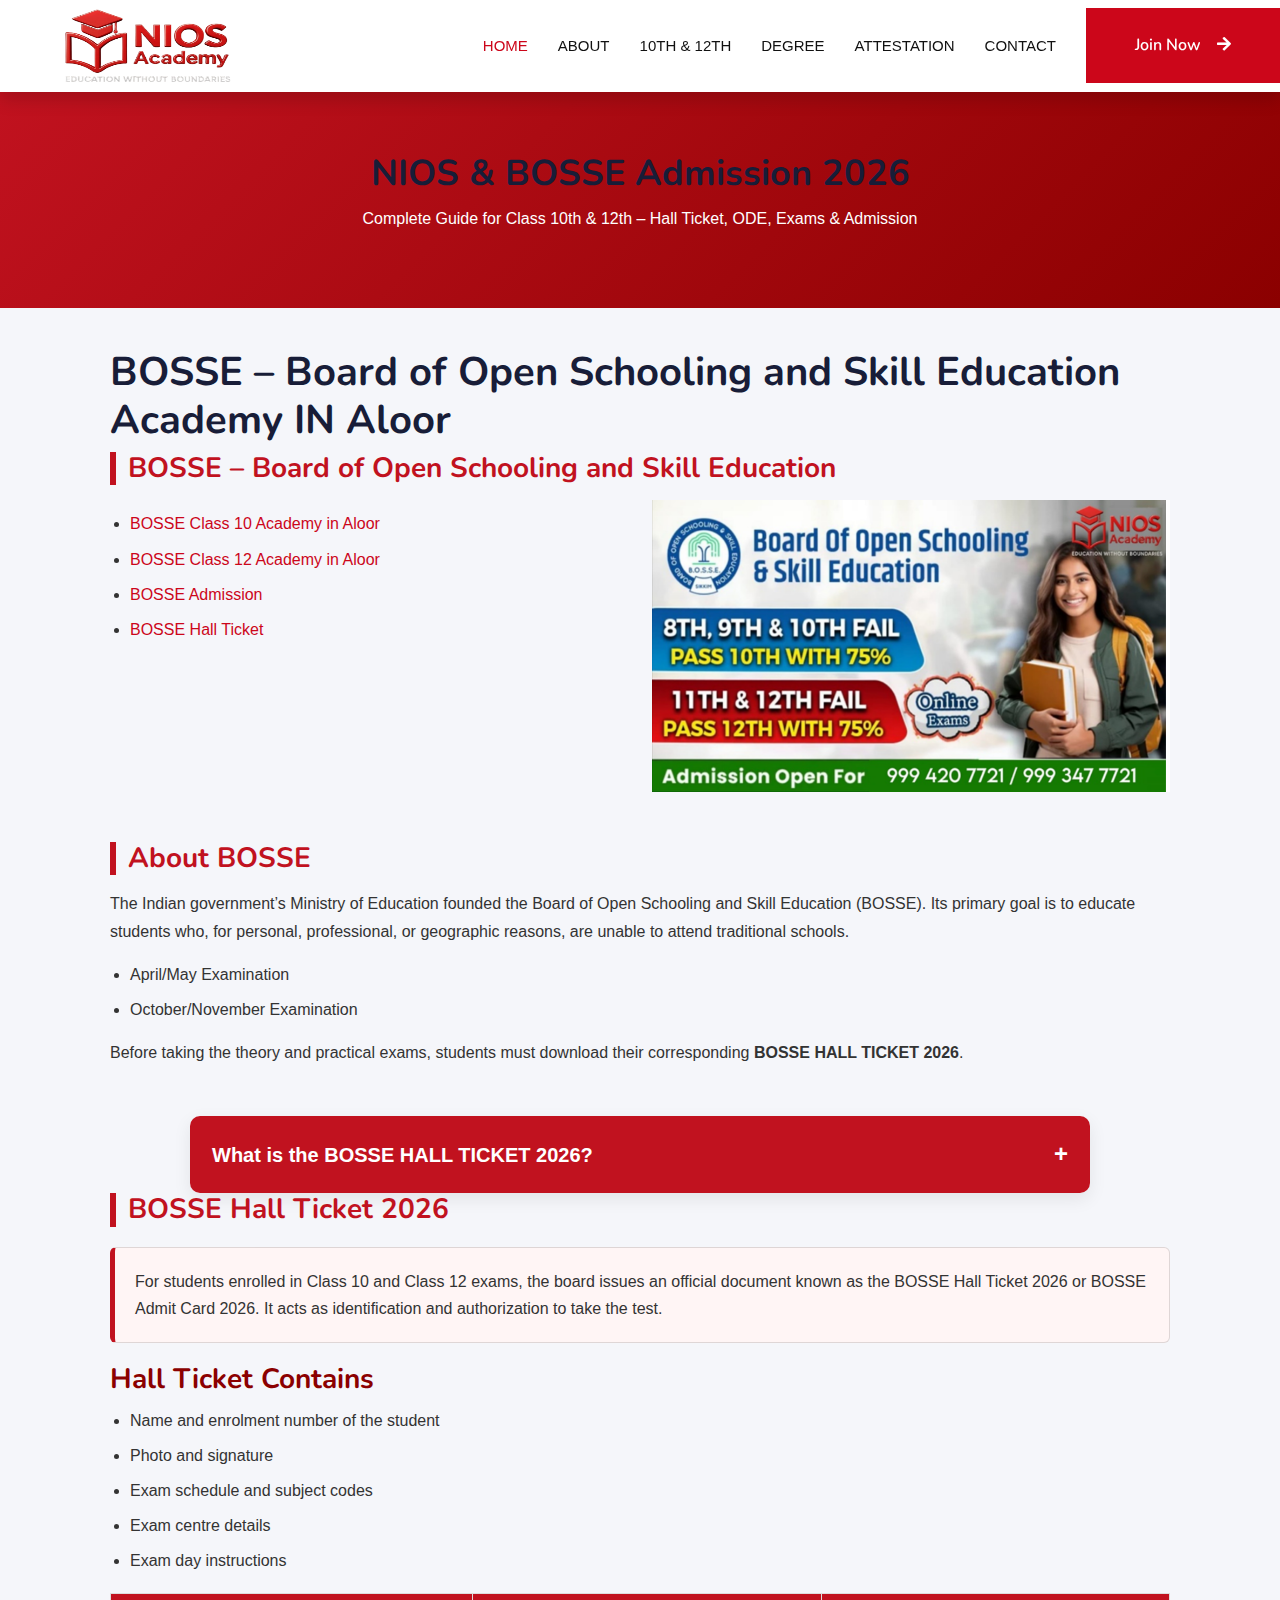
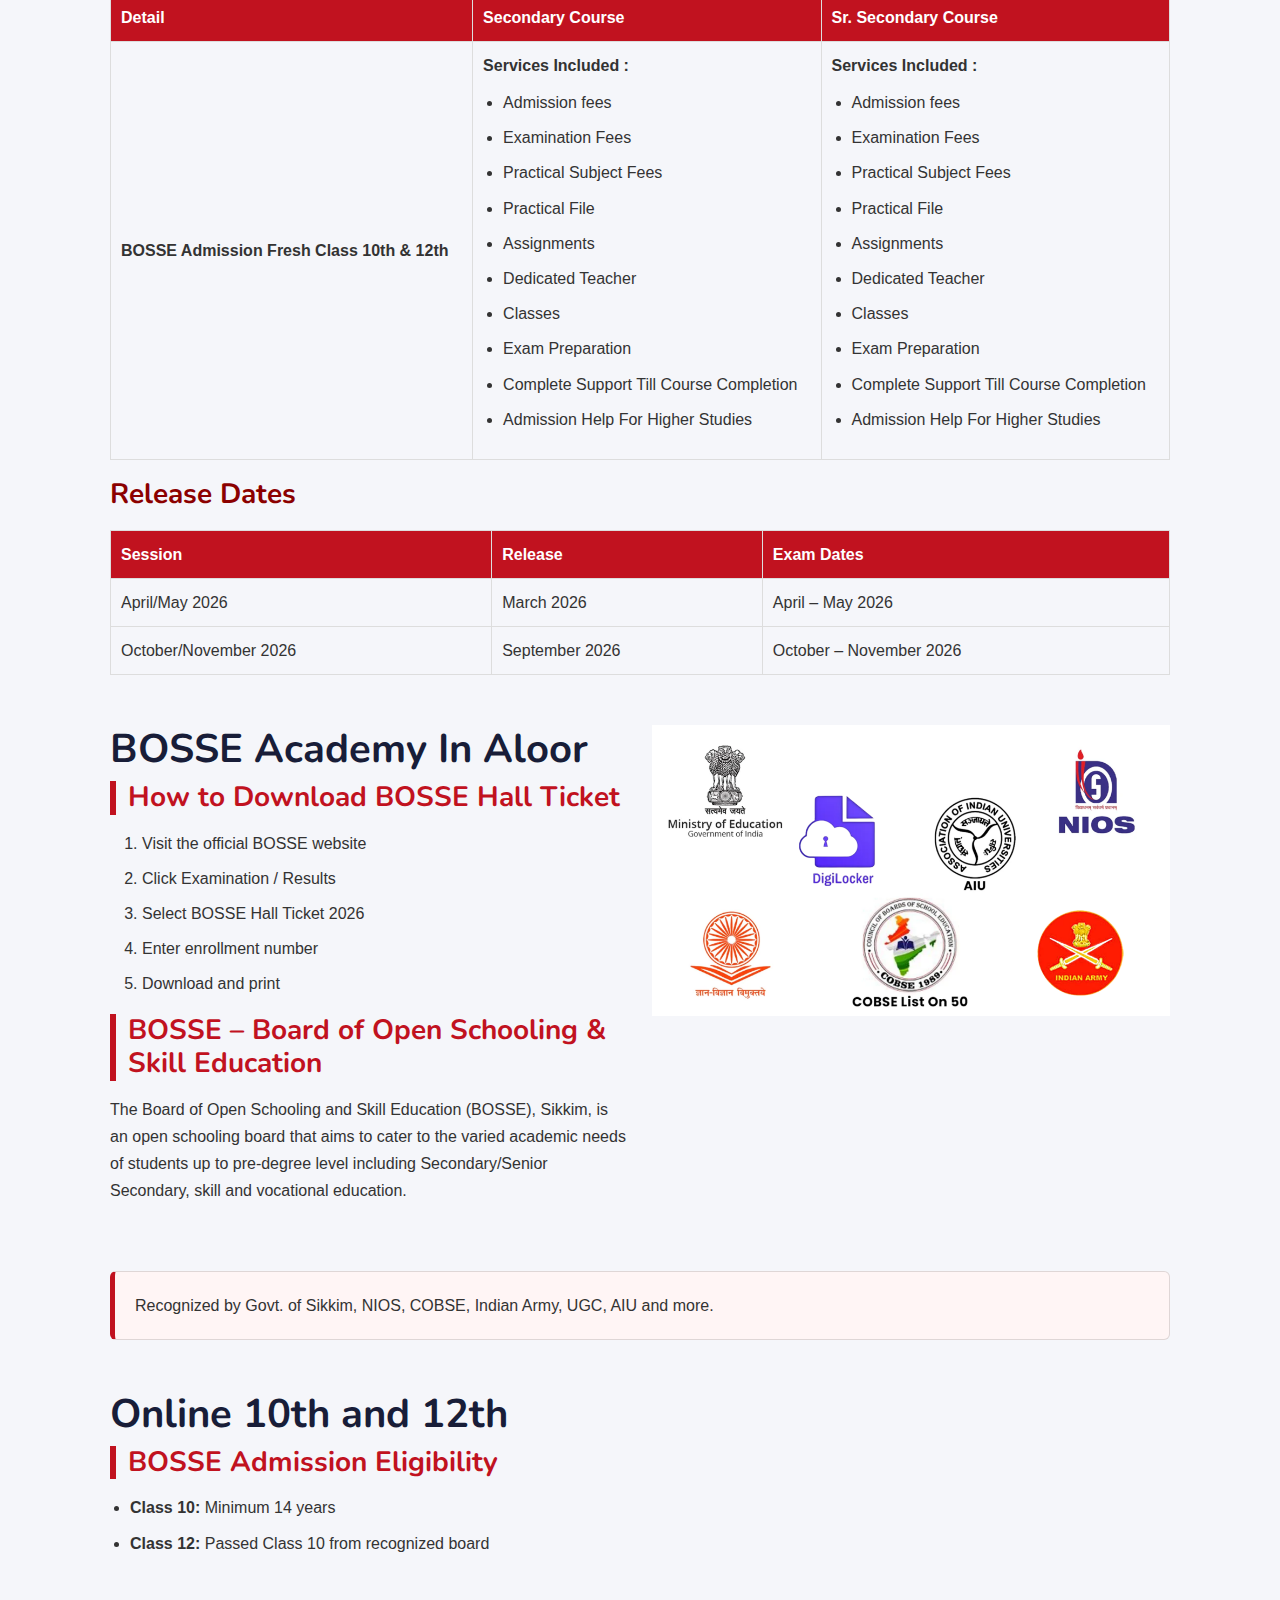
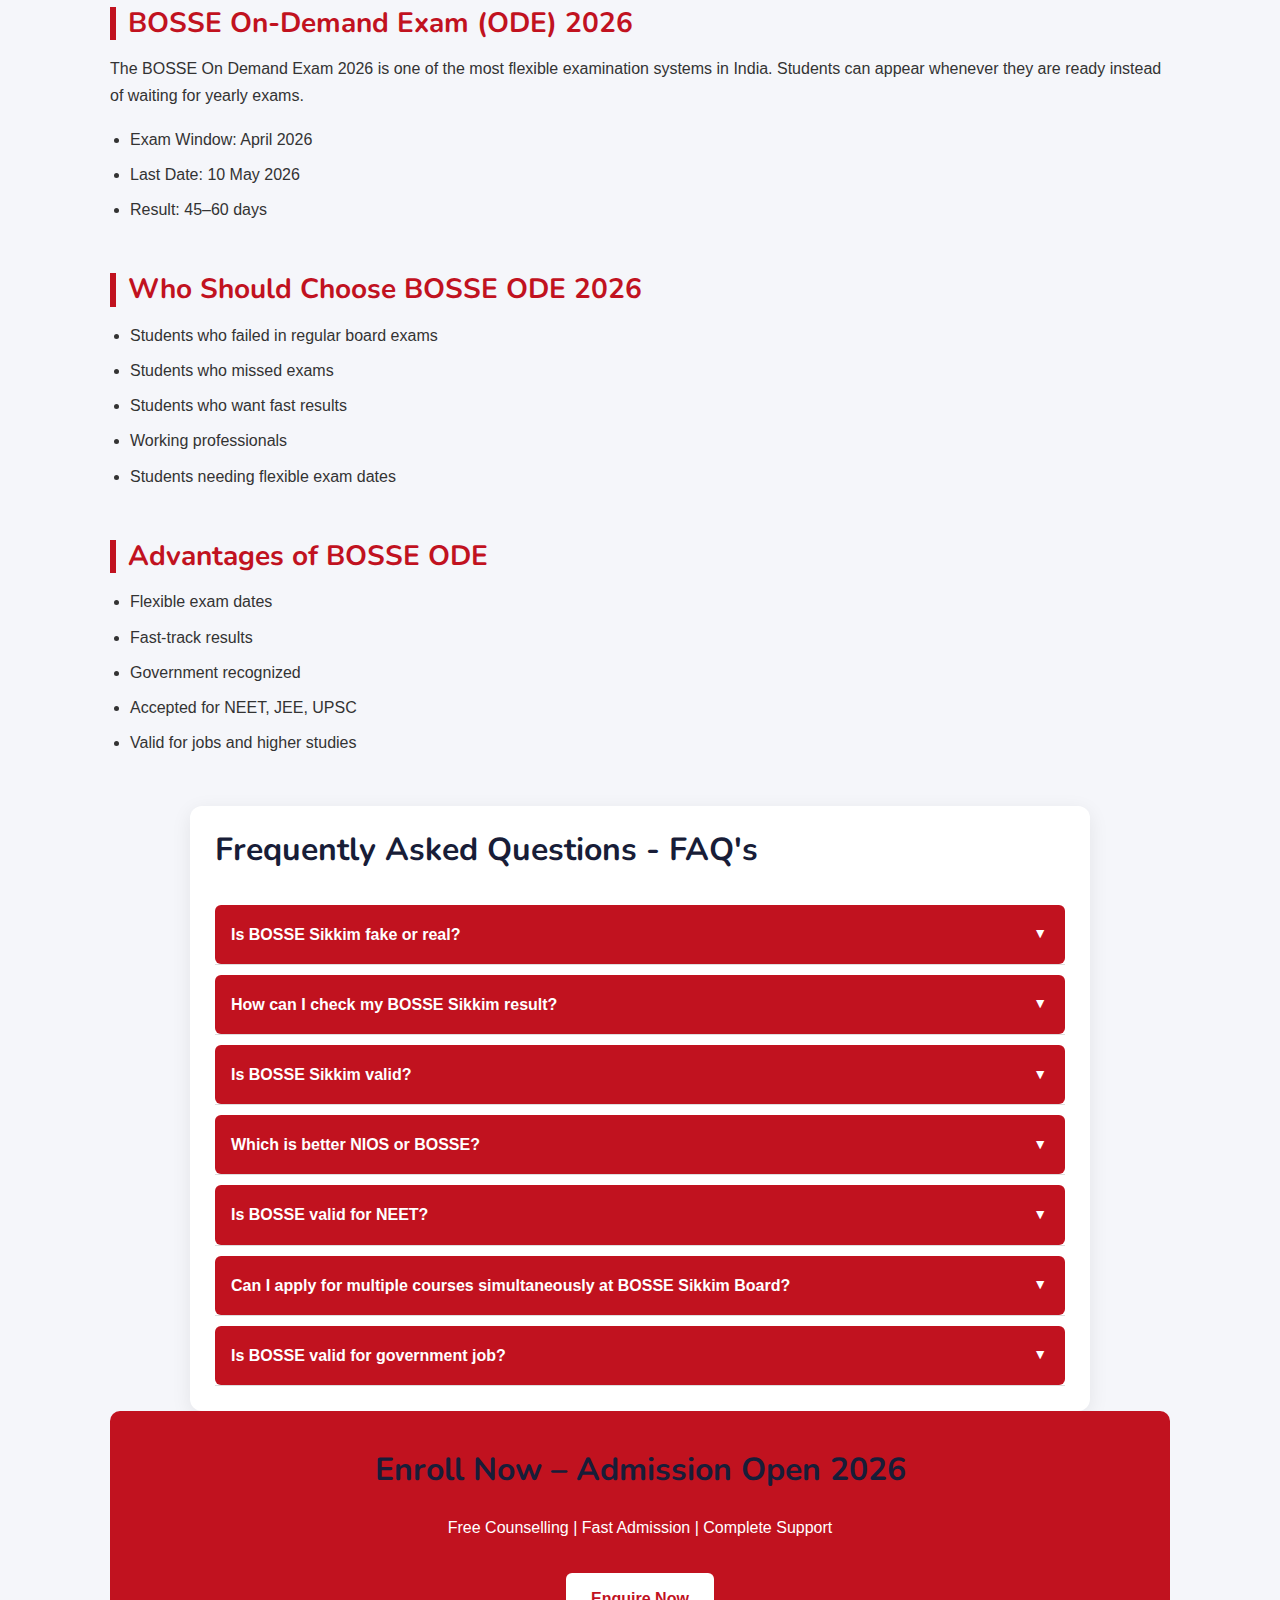
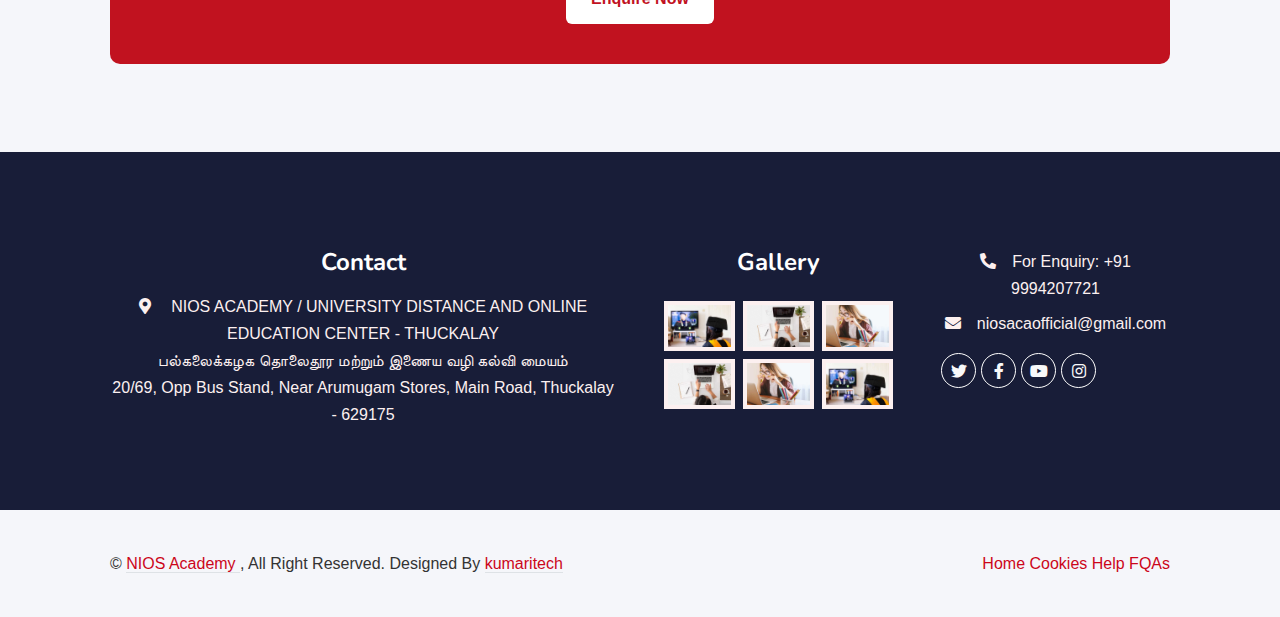
<file: bosse-academy-aloor.html>
<!DOCTYPE html>
<html lang="en">
<head>
<meta charset="utf-8">
<meta name="viewport" content="width=device-width, initial-scale=1.0">
<title>NIOS & BOSSE Admission 2026 – Academy in Aloor</title>

    <!-- Google Web Fonts -->
    <link rel="preconnect" href="https://fonts.googleapis.com">
    <link rel="preconnect" href="https://fonts.gstatic.com" crossorigin>
    <link href="https://fonts.googleapis.com/css2?family=Heebo:wght@400;500;600&family=Nunito:wght@600;700;800&display=swap" rel="stylesheet">

    <!-- Icon Font Stylesheet -->
    <link href="https://cdnjs.cloudflare.com/ajax/libs/font-awesome/5.10.0/css/all.min.css" rel="stylesheet">
    <link href="https://cdn.jsdelivr.net/npm/bootstrap-icons@1.4.1/font/bootstrap-icons.css" rel="stylesheet">

    <!-- Libraries Stylesheet -->
     
    <link href="lib/animate/animate.min.css" rel="stylesheet">
    <link href="lib/owlcarousel/assets/owl.carousel.min.css" rel="stylesheet">

    <!-- Customized Bootstrap Stylesheet -->
    <link href="css/bootstrap.min.css" rel="stylesheet">

    <!-- Template Stylesheet -->
    <link href="css/style.css" rel="stylesheet">

<style>
:root{
  --red:#c1121f;
  --dark:#111;
  --light:#f8f9fa;
}

*{
  margin:0;
  padding:0;
  box-sizing:border-box;
  font-family: 'Segoe UI', sans-serif;
}

body{
  background:#fff;
  color:#333;
  line-height:1.7;
}

/* ===== HEADER ===== */
.header{
  background:linear-gradient(135deg,var(--red),#8b0000);
  color:#fff;
  padding:60px 20px;
  text-align:center;
}

.header h1{
  font-size:36px;
  margin-bottom:10px;
}

.container{
  max-width:1100px;
  margin:auto;
  padding:40px 20px;
}

/* ===== SECTIONS ===== */
.section{
  margin-bottom:50px;
}

.section h2{
  color:var(--red);
  margin-bottom:15px;
  font-size:28px;
  border-left:6px solid var(--red);
  padding-left:12px;
}

.section h3{
  color:#8b0000;
  margin:18px 0 10px;
}

ul{
  padding-left:20px;
  margin-top:10px;
}

li{
  margin-bottom:8px;
}

/* ===== TABLE ===== */
table{
  width:100%;
  border-collapse:collapse;
  margin-top:20px;
}

th,td{
  border:1px solid #ddd;
  padding:12px;
  /* text-align:center; */
}

th{
  background:var(--red);
  color:#fff;
}

/* ===== CARD ===== */
.card{
  background:#fff5f5;
  border-left:5px solid var(--red);
  padding:20px;
  margin:20px 0;
  border-radius:6px;
}

/* ===== CTA ===== */
.cta{
  background:var(--red);
  color:#fff;
  text-align:center;
  padding:40px 20px;
  border-radius:10px;
}

.cta button{
  background:#fff;
  color:var(--red);
  border:none;
  padding:12px 25px;
  font-size:16px;
  border-radius:6px;
  cursor:pointer;
  margin-top:15px;
  font-weight:bold;
}

/* ===== FOOTER ===== */
.footer{
  background:#111;
  color:#bbb;
  text-align:center;
  padding:25px;
  margin-top:40px;
}

.footer span{
  color:var(--red);
  font-weight:bold;
}

/* ===== RESPONSIVE ===== */
@media(max-width:768px){
  .header h1{
    font-size:26px;
  }
}
</style>
<style>
:root{
  --red:#c1121f;
}

/* ===== BODY ===== */
body{
  font-family:Segoe UI, Arial, sans-serif;
  background:#f5f6fa;
  /* padding:40px 15px; */
}

/* ===== CONTAINER ===== */
.wrapper{
  max-width:900px;
  margin:auto;
}

/* ===== ACCORDION ===== */
.accordion{
  background:#fff;
  border-radius:10px;
  box-shadow:0 6px 18px rgba(0,0,0,0.08);
  overflow:hidden;
}

.accordion-header{
  background:var(--red);
  color:#fff;
  padding:18px 22px;
  cursor:pointer;
  font-size:20px;
  font-weight:600;
  display:flex;
  justify-content:space-between;
  align-items:center;
}

.accordion-header span{
  font-size:24px;
  transition:.3s;
}

.accordion-content{
  max-height:0;
  overflow:hidden;
  transition:max-height .4s ease;
  padding:0 22px;
}

.accordion-content.open{
  padding:22px;
}

/* ===== TEXT ===== */
.accordion-content p{
  margin-bottom:12px;
  line-height:1.6;
}

.accordion-content ul{
  padding-left:20px;
  margin:10px 0;
}

.accordion-content li{
  margin-bottom:6px;
}

/* ===== TABLE ===== */
table{
  width:100%;
  border-collapse:collapse;
  margin-top:18px;
}

th,td{
  border:1px solid #ddd;
  padding:10px;
  /* text-align:center; */
}

th{
  background:var(--red);
  color:#fff;
}

/* ===== MOBILE ===== */
@media(max-width:600px){
  .accordion-header{
    font-size:17px;
  }
}
</style>
<style>
  .faq-container{
    max-width:900px;
    margin:auto;
    background:#fff;
    padding:25px;
    border-radius:12px;
    box-shadow:0 5px 20px rgba(0,0,0,0.08);
}

h2{
    /* text-align:center; */
    margin-bottom:25px;
}

/* FAQ item */
.faq-item{
    border-bottom:1px solid #ddd;
}

/* Question button */
.faq-question{
    width:100%;
    text-align:left;
    padding:16px 50px 16px 16px;
    font-size:16px;
    font-weight:bold;
    background:var(--red);
    color:#fff;
    border:none;
    outline:none;
    cursor:pointer;
    transition:0.3s;
    border-radius:6px;
    margin-top:10px;
    position:relative;
}

/* Arrow icon */
.faq-question::after{
    content:"▼";
    position:absolute;
    right:18px;
    top:50%;
    transform:translateY(-50%) rotate(0deg);
    font-size:14px;
    transition:0.3s ease;
}

/* Rotate arrow when active */
.faq-question.active::after{
    transform:translateY(-50%) rotate(180deg);
}

.faq-question:hover{
    background:var(--red);
}

/* Answer */
.faq-answer{
    display:none;
    padding:15px;
    background:#f8f9fa;
    border-radius:0 0 6px 6px;
    line-height:1.6;
}

.faq-answer ul{
    margin:10px 0 0 18px;
}
</style>
</head>

<body>


<nav class="navbar navbar-expand-lg bg-white navbar-light shadow sticky-top p-20">
        <a href="index.html" class="navbar-brand d-flex align-items-center px-4 px-lg-5">
           <h2 class="m-0 text-primary">
                <img style="width: 200px; height: 80px;" src="./img/nios-logo.png" alt="">
            </h2>   
        </a>
        <button type="button" class="navbar-toggler me-4" data-bs-toggle="collapse" data-bs-target="#navbarCollapse">
            <span class="navbar-toggler-icon"></span>
        </button>
        <div class="collapse navbar-collapse" id="navbarCollapse">
            <div class="navbar-nav ms-auto p-4 p-lg-0">
                <a href="index.html" class="nav-item nav-link active">Home</a>
                <a href="about.html" class="nav-item nav-link ">About</a>
                <a href="./nios-thuckalay.html" class="nav-item nav-link ">10th & 12th </a>
                <a href="./online-distance-degee-in-thuckalay.html" class="nav-item nav-link ">DEGREE</a>
                <a href="./attestation-center-in-thuckalay.html" class="nav-item nav-link ">ATTESTATION</a>
               
                <!-- <a href="#" class="nav-item nav-link">About</a> -->
                <!-- <a href="" class="nav-item nav-link">Courses</a> -->
                <!-- <div class="nav-item dropdown">
                    <a href="#" class="nav-link dropdown-toggle" data-bs-toggle="dropdown">Courses</a>
                    <div class="dropdown-menu fade-down m-0">
                        <a href="https://www.stjosephinstitute.in/program.html" class="dropdown-item">10th / 12th 
           NIOS  BOSSE</a>
                        <a href="https://www.stjosephinstitute.in/program.html" class="dropdown-item">DEGREE UG / PG (Distance & Online)</a>
                        <a href="https://www.stjosephinstitute.in/program.html" class="dropdown-item">ATTESTATION</a>
                    </div>
                </div> -->
                <a href="contact.html" class="nav-item nav-link">Contact</a>
            </div>
            <a href="./contact.html" class="btn btn-primary py-4 px-lg-5 d-none d-lg-block">Join Now<i class="fa fa-arrow-right ms-3"></i></a>
        </div>
    </nav>
<!-- ================= HEADER ================= -->
<div class="header">
  <h1>NIOS & BOSSE Admission 2026</h1>
  <p>Complete Guide for Class 10th & 12th – Hall Ticket, ODE, Exams & Admission</p>
</div>

<div class="container">

<!-- ================= BOSSE LINKS ================= -->
<div class="section">
  <h1>BOSSE – Board of Open Schooling and Skill Education Academy IN Aloor</h1>
  <h2>BOSSE – Board of Open Schooling and Skill Education</h2>
  <div class="row">

<div class="col-md-6">
  
  <ul>
  <li><a href="https://nios.eduaca.in/contact.html" target="_blank">BOSSE Class 10 Academy in Aloor</a></li>
  <li><a href="https://nios.eduaca.in/contact.html" target="_blank">BOSSE Class 12 Academy in Aloor</a></li>
  <li><a href="https://nios.eduaca.in/contact.html" target="_blank">BOSSE Admission</a></li>
  <li><a href="https://nios.eduaca.in/contact.html" target="_blank">BOSSE Hall Ticket</a></li>
  </ul>
</div>
<div class="col-md-6">
<img style="width: 100%;" src="./img/boss/banner.png" alt="">
</div>
  </div>

</div>

<!-- ================= ABOUT BOSSE ================= -->
<div class="section">
<h2>About BOSSE</h2>

<p>The Indian government’s Ministry of Education founded the Board of Open Schooling and Skill Education (BOSSE). Its primary goal is to educate students who, for personal, professional, or geographic reasons, are unable to attend traditional schools.</p>

<ul>
<li>April/May Examination</li>
<li>October/November Examination</li>
</ul>

<p>Before taking the theory and practical exams, students must download their corresponding <strong>BOSSE HALL TICKET 2026</strong>.</p>
</div>



<div class="wrapper">

  <div class="accordion">
    <div class="accordion-header" onclick="toggleAccordion(this)">
      What is the BOSSE HALL TICKET 2026?
      <span>+</span>
    </div>

    <div class="accordion-content">

      <p>• For students enrolled in Class 10 and Class 12 exams, the board issues an official document known as the BOSSE HALL TICKET 2026 or BOSSE ADMIT CARD 2026. It acts as identification and authorisation to take the test.</p>

      <p>• The following are important details about the BOSSE HALL TICKET 2026:</p>

      <ul>
        <li>Name and enrolment number of the student</li>
        <li>A picture and a signature</li>
        <li>Exam schedule and subject codes</li>
        <li>Name and address of the exam centre</li>
        <li>Guidelines for the day of the test</li>
        <li>April or October session</li>
      </ul>

      <p>• Students will not be permitted to enter the exam room without this hall pass. Therefore, downloading it on time is essential.</p>

      <h3 style="color:#c1121f;">Release Dates for NIOS HALL TICKET 2026</h3>

      <p>The NIOS hall ticket is usually released 15–20 days before the examination.</p>

   

    </div>
  </div>

</div>
   
<!-- ================= HALL TICKET ================= -->
<div class="section">
<h2>BOSSE Hall Ticket 2026</h2>

<div class="card">
For students enrolled in Class 10 and Class 12 exams, the board issues an official document known as the BOSSE Hall Ticket 2026 or BOSSE Admit Card 2026. It acts as identification and authorization to take the test.
</div>

<h3>Hall Ticket Contains</h3>
<ul>
<li>Name and enrolment number of the student</li>
<li>Photo and signature</li>
<li>Exam schedule and subject codes</li>
<li>Exam centre details</li>
<li>Exam day instructions</li>
</ul>

<table>
    <tr>
        <th>Detail</th>
        <th>Secondary Course</th>
        <th>Sr. Secondary Course</th>
    </tr>

    <tr>
        <td><strong>BOSSE Admission Fresh Class 10th & 12th</strong></td>

        <td>
            <strong>Services Included :</strong>
            <ul>
                <li>Admission fees</li>
                <li>Examination Fees</li>
                <li>Practical Subject Fees</li>
                <li>Practical File</li>
                <li>Assignments</li>
                <li>Dedicated Teacher</li>
                <li>Classes</li>
                <li>Exam Preparation</li>
                <li>Complete Support Till Course Completion</li>
                <li>Admission Help For Higher Studies</li>
            </ul>
        </td>

        <td>
            <strong>Services Included :</strong>
            <ul>
                <li>Admission fees</li>
                <li>Examination Fees</li>
                <li>Practical Subject Fees</li>
                <li>Practical File</li>
                <li>Assignments</li>
                <li>Dedicated Teacher</li>
                <li>Classes</li>
                <li>Exam Preparation</li>
                <li>Complete Support Till Course Completion</li>
                <li>Admission Help For Higher Studies</li>
            </ul>
        </td>
    </tr>
</table>

<h3>Release Dates</h3>
<table>
<tr>
<th>Session</th>
<th>Release</th>
<th>Exam Dates</th>
</tr>
<tr>
<td>April/May 2026</td>
<td>March 2026</td>
<td>April – May 2026</td>
</tr>
<tr>
<td>October/November 2026</td>
<td>September 2026</td>
<td>October – November 2026</td>
</tr>
</table>
</div>

<!-- ================= DOWNLOAD STEPS ================= -->
<div class="section">
  <div class="row">
    <div class="col-md-6">
      <h1>BOSSE Academy In Aloor</h1>
      <h2>How to Download BOSSE Hall Ticket</h2>
<ol>
<li>Visit the official BOSSE website</li>
<li>Click Examination / Results</li>
<li>Select BOSSE Hall Ticket 2026</li>
<li>Enter enrollment number</li>
<li>Download and print</li>
</ol>
<h2>BOSSE – Board of Open Schooling & Skill Education</h2>

<p>The Board of Open Schooling and Skill Education (BOSSE), Sikkim, is an open schooling board that aims to cater to the varied academic needs of students up to pre-degree level including Secondary/Senior Secondary, skill and vocational education.</p>

    </div>
    <div class="col-md-6">
<img style="width: 100%;" src="./img/boss/gov-icon.png" alt="">
    </div>

  </div>

</div>

<!-- ================= BOSSE ================= -->
<div class="section">

<div class="card">
Recognized by Govt. of Sikkim, NIOS, COBSE, Indian Army, UGC, AIU and more.
</div>
</div>

<!-- ================= ELIGIBILITY ================= -->
<div class="section">
  <h1>Online 10th and 12th</h1>
<h2>BOSSE Admission Eligibility</h2>

<ul>
<li><strong>Class 10:</strong> Minimum 14 years</li>
<li><strong>Class 12:</strong> Passed Class 10 from recognized board</li>
</ul>
</div>

<!-- ================= ODE ================= -->
<div class="section">
<h2>BOSSE On-Demand Exam (ODE) 2026</h2>

<p>The BOSSE On Demand Exam 2026 is one of the most flexible examination systems in India. Students can appear whenever they are ready instead of waiting for yearly exams.</p>

<ul>
<li>Exam Window: April 2026</li>
<li>Last Date: 10 May 2026</li>
<li>Result: 45–60 days</li>
</ul>
</div>

<!-- ================= WHO SHOULD CHOOSE ================= -->
<div class="section">
<h2>Who Should Choose BOSSE ODE 2026</h2>

<ul>
<li>Students who failed in regular board exams</li>
<li>Students who missed exams</li>
<li>Students who want fast results</li>
<li>Working professionals</li>
<li>Students needing flexible exam dates</li>
</ul>
</div>

<!-- ================= ADVANTAGES ================= -->
<div class="section">
<h2>Advantages of BOSSE ODE</h2>

<ul>
<li>Flexible exam dates</li>
<li>Fast-track results</li>
<li>Government recognized</li>
<li>Accepted for NEET, JEE, UPSC</li>
<li>Valid for jobs and higher studies</li>
</ul>
</div>

<!-- ================= FAQ ================= -->
<div class="faq-container">
<h2>Frequently Asked Questions - FAQ's</h2>

<div class="faq-item">
<button class="faq-question">Is BOSSE Sikkim fake or real?</button>
<div class="faq-answer">
BOSSE Sikkim is 100% real because it is approved by the Government of Sikkim. AIU has granted equivalency status to BOSSE and recognized BOSSE’s certificates for further studies.
</div>
</div>

<div class="faq-item">
<button class="faq-question">How can I check my BOSSE Sikkim result?</button>
<div class="faq-answer">
You can easily check BOSSE Sikkim result on the official website by entering the enrollment number, date of birth and application number.
</div>
</div>

<div class="faq-item">
<button class="faq-question">Is BOSSE Sikkim valid?</button>
<div class="faq-answer">
Yes, BOSSE Sikkim is completely valid in India as well as abroad.
</div>
</div>

<div class="faq-item">
<button class="faq-question">Which is better NIOS or BOSSE?</button>
<div class="faq-answer">
Here’s why BOSSE might be a good choice:
<ul>
<li><strong>Flexibility:</strong> On-demand exam system lets students write exams when ready.</li>
<li><strong>Focus on Skill Development:</strong> Emphasizes vocational training alongside academics.</li>
<li><strong>Student Support:</strong> Career counseling, study materials, and special assistance.</li>
</ul>
</div>
</div>

<div class="faq-item">
<button class="faq-question">Is BOSSE valid for NEET?</button>
<div class="faq-answer">
Yes, BOSSE certificate is completely valid for competitive exams like NEET, JEE and UPSC.
</div>
</div>

<div class="faq-item">
<button class="faq-question">Can I apply for multiple courses simultaneously at BOSSE Sikkim Board?</button>
<div class="faq-answer">
Yes, at BOSSE Sikkim, you can apply for multiple courses simultaneously, including Secondary, Senior Secondary, and vocational courses.
</div>
</div>

<div class="faq-item">
<button class="faq-question">Is BOSSE valid for government job?</button>
<div class="faq-answer">
Yes, BOSSE is completely valid for government jobs. You can enroll in exams like UPSC, SSC, IBPS etc.
</div>
</div>

</div>
<div class="cta">
<h2>Enroll Now – Admission Open 2026</h2>
<p>Free Counselling | Fast Admission | Complete Support</p>
<button onclick="enquireNow()">Enquire Now</button>
</div>





<!-- ================= CTA ================= -->


</div>
<div class="container-fluid bg-dark text-light footer pt-5 mt-5 wow fadeIn" data-wow-delay="0.1s">
        <div class="container py-5">
            <div class="row g-5">
                <!-- <div class="col-lg-3 col-md-6">
                    <h4 class="text-white mb-3">Quick Link</h4>
                    <a class="btn btn-link" href="">About Us</a>
                    <a class="btn btn-link" href="">Contact Us</a>
                    <a class="btn btn-link" href="">Privacy Policy</a>
                    <a class="btn btn-link" href="">Terms & Condition</a>
                    <a class="btn btn-link" href="">FAQs & Help</a>
                </div> -->
                <div class="col-lg-6 col-md-6">
                    <h4 class="text-white mb-3">Contact</h4>
                    <p class="mb-2"><i class="fa fa-map-marker-alt me-3"></i>
                NIOS ACADEMY / UNIVERSITY DISTANCE AND ONLINE EDUCATION CENTER - THUCKALAY
                        <br>பல்கலைக்கழக தொலைதூர மற்றும் இணைய வழி கல்வி மையம் <br>

20/69,
Opp Bus Stand,
Near Arumugam Stores,
Main Road,
Thuckalay - 629175     
                    </p>
                   
                   
                   
                </div>
                <div class="col-lg-3 col-md-6">
                    <h4 class="text-white mb-3">Gallery</h4>
                    <div class="row g-2 pt-2">
                        <div class="col-4">
                            <img class="img-fluid bg-light p-1" src="img/course-1.jpg" alt="">
                        </div>
                        <div class="col-4">
                            <img class="img-fluid bg-light p-1" src="img/course-2.jpg" alt="">
                        </div>
                        <div class="col-4">
                            <img class="img-fluid bg-light p-1" src="img/course-3.jpg" alt="">
                        </div>
                        <div class="col-4">
                            <img class="img-fluid bg-light p-1" src="img/course-2.jpg" alt="">
                        </div>
                        <div class="col-4">
                            <img class="img-fluid bg-light p-1" src="img/course-3.jpg" alt="">
                        </div>
                        <div class="col-4">
                            <img class="img-fluid bg-light p-1" src="img/course-1.jpg" alt="">
                        </div>
                    </div>
                </div>
                <div class="col-lg-3 col-md-6">
                     <p class="mb-2"><i class="fa fa-phone-alt me-3"></i>For Enquiry: +91 9994207721 </p>
 <p class="mb-2"><i class="fa fa-envelope me-3"></i>niosacaofficial@gmail.com </p>
  <div class="d-flex pt-2">
                        <a class="btn btn-outline-light btn-social" href="https://www.facebook.com/niosacaofficial"><i class="fab fa-twitter"></i></a>
                        <a class="btn btn-outline-light btn-social" href="https://www.facebook.com/niosacaofficial"><i class="fab fa-facebook-f"></i></a>
                        <a class="btn btn-outline-light btn-social" href="https://youtube.com/@niosacaofficial"><i class="fab fa-youtube"></i></a>
                        <a class="btn btn-outline-light btn-social" href="https://www.instagram.com/niosacaofficial"><i class="fab fa-instagram"></i></a>
                    </div>

                    
                    </div>
                </div>
            </div>
        </div>

        <div class="container">
            <div class="copyright">
                <div class="row">
                    <div class="col-md-6 text-center text-md-start mb-3 mb-md-0">
                        &copy; <a class="border-bottom" href="#">NIOS Academy </a>, All Right Reserved.

                        <!--/*** This template is free as long as you keep the footer author’s credit link/attribution link/backlink. If you'd like to use the template without the footer author’s credit link/attribution link/backlink, you can purchase the Credit Removal License from "https://kumaritech.com/credit-removal". Thank you for your support. ***/-->
                        Designed By <a class="border-bottom" href="https://kumaritech.com">kumaritech</a><br>
                        
                    </div>
                    <div class="col-md-6 text-center text-md-end">
                        <div class="footer-menu">
                            <a href="">Home</a>
                            <a href="">Cookies</a>
                            <a href="">Help</a>
                            <a href="">FQAs</a>
                        </div>
                    </div>
                </div>
            </div>
        </div>

<!-- ================= FOOTER ================= -->


<script>
document.getElementById("year").innerText = new Date().getFullYear();

function enquireNow(){
  window.open("https://api.whatsapp.com/send?phone=919994207721","_blank");
}
</script>
<script>
function toggleAccordion(header){
  const content = header.nextElementSibling;
  const icon = header.querySelector("span");

  if(content.style.maxHeight){
    content.style.maxHeight = null;
    content.classList.remove("open");
    icon.innerText = "+";
  }else{
    content.style.maxHeight = content.scrollHeight + "px";
    content.classList.add("open");
    icon.innerText = "−";
  }
}
</script>
<script>
document.querySelectorAll(".faq-question").forEach(btn=>{
    btn.addEventListener("click", function(){
        const answer = this.nextElementSibling;

        document.querySelectorAll(".faq-answer").forEach(a=>{
            if(a !== answer) a.style.display="none";
        });

        answer.style.display = 
            answer.style.display === "block" ? "none" : "block";
    });
});
</script>

<script>
function toggleAccordion(header){
  const content = header.nextElementSibling;
  const icon = header.querySelector("span");

  if(content.style.maxHeight){
    content.style.maxHeight = null;
    content.classList.remove("open");
    icon.innerText = "+";
  }else{
    content.style.maxHeight = content.scrollHeight + "px";
    content.classList.add("open");
    icon.innerText = "−";
  }
}
</script>

</body>
</html>
</file>
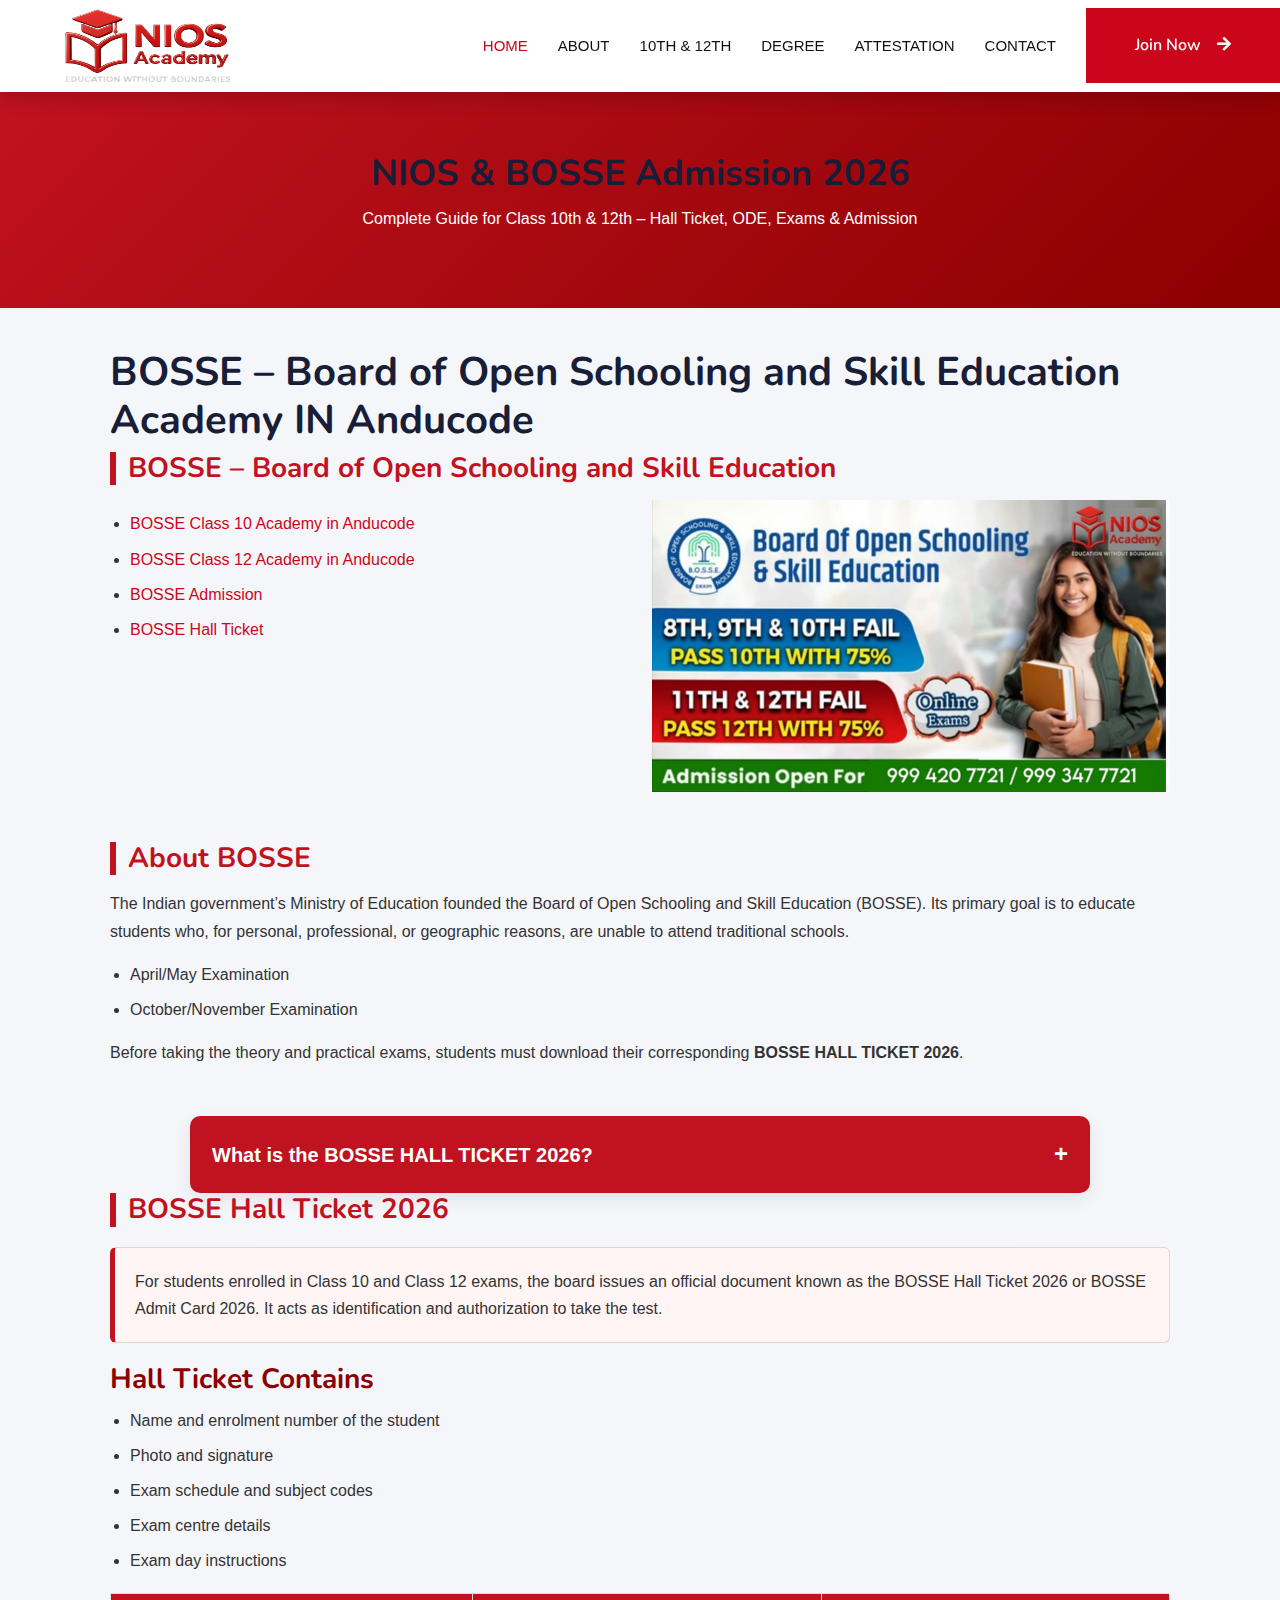
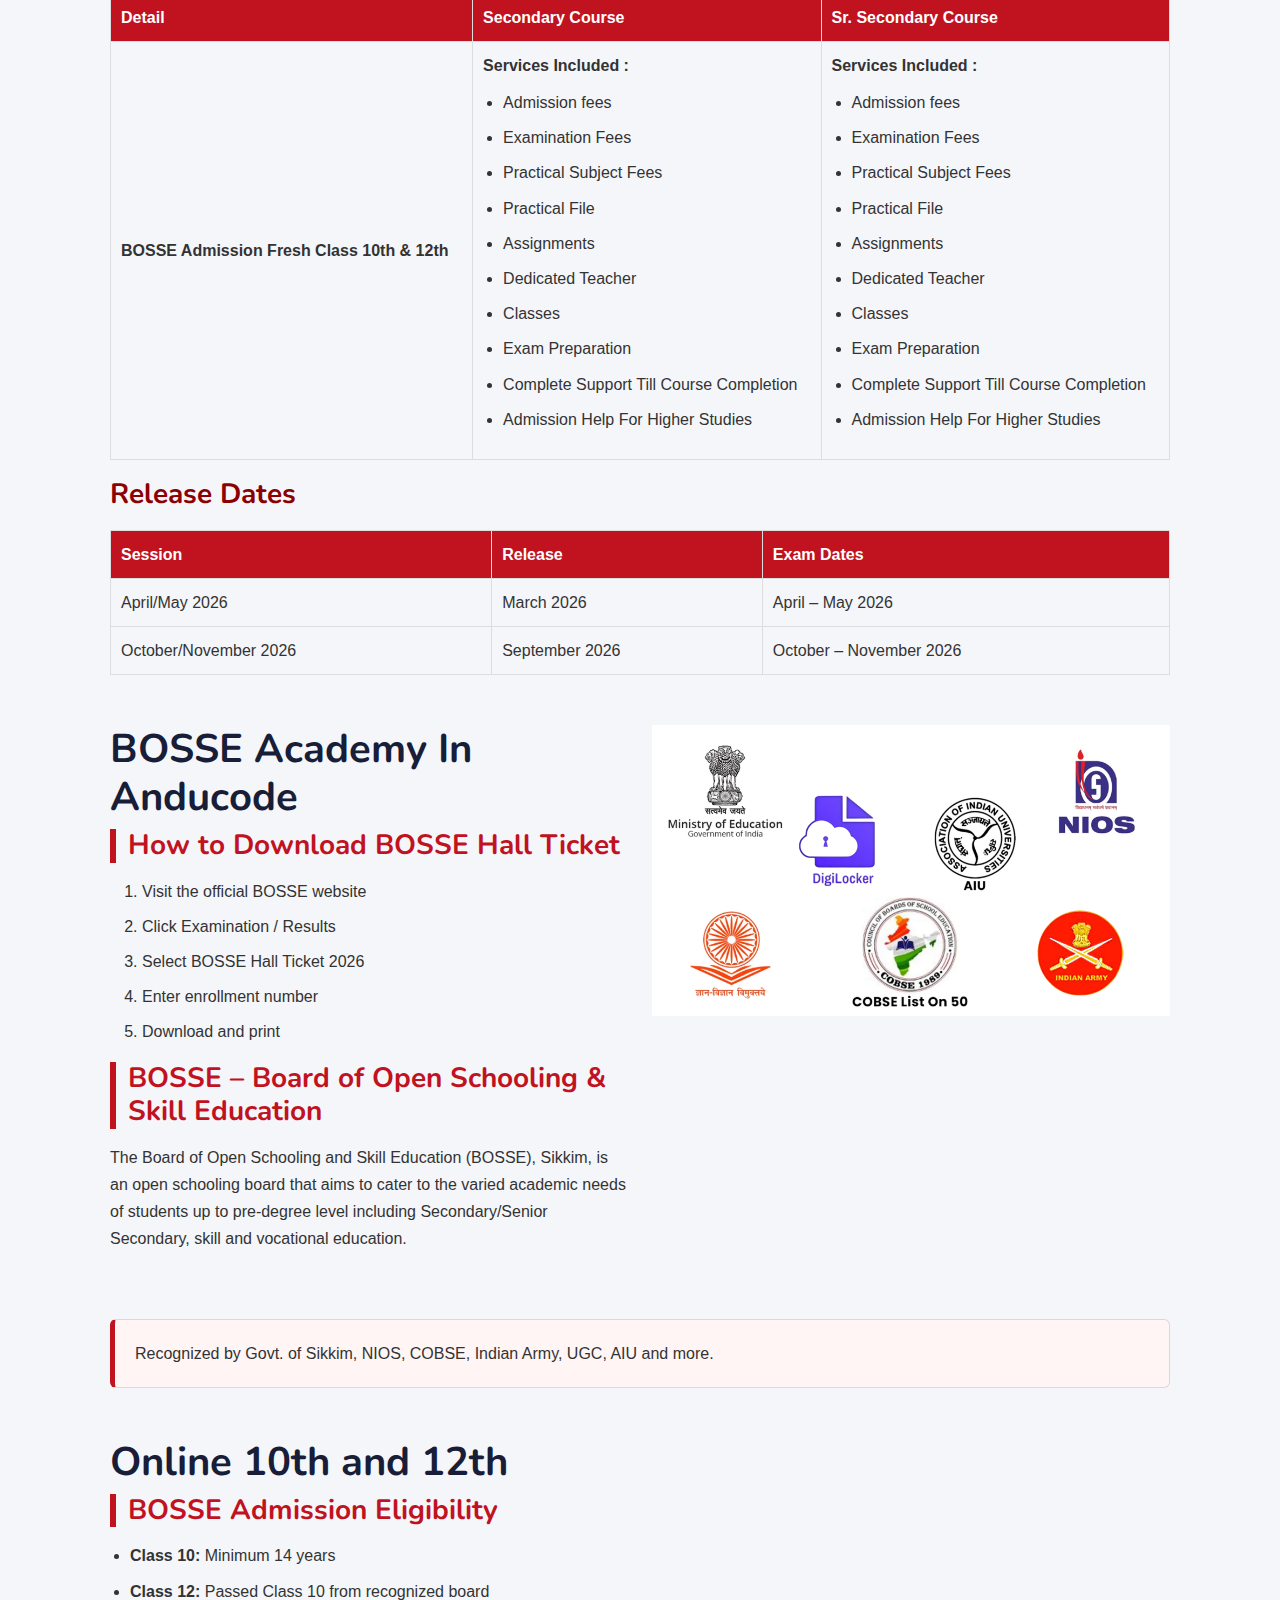
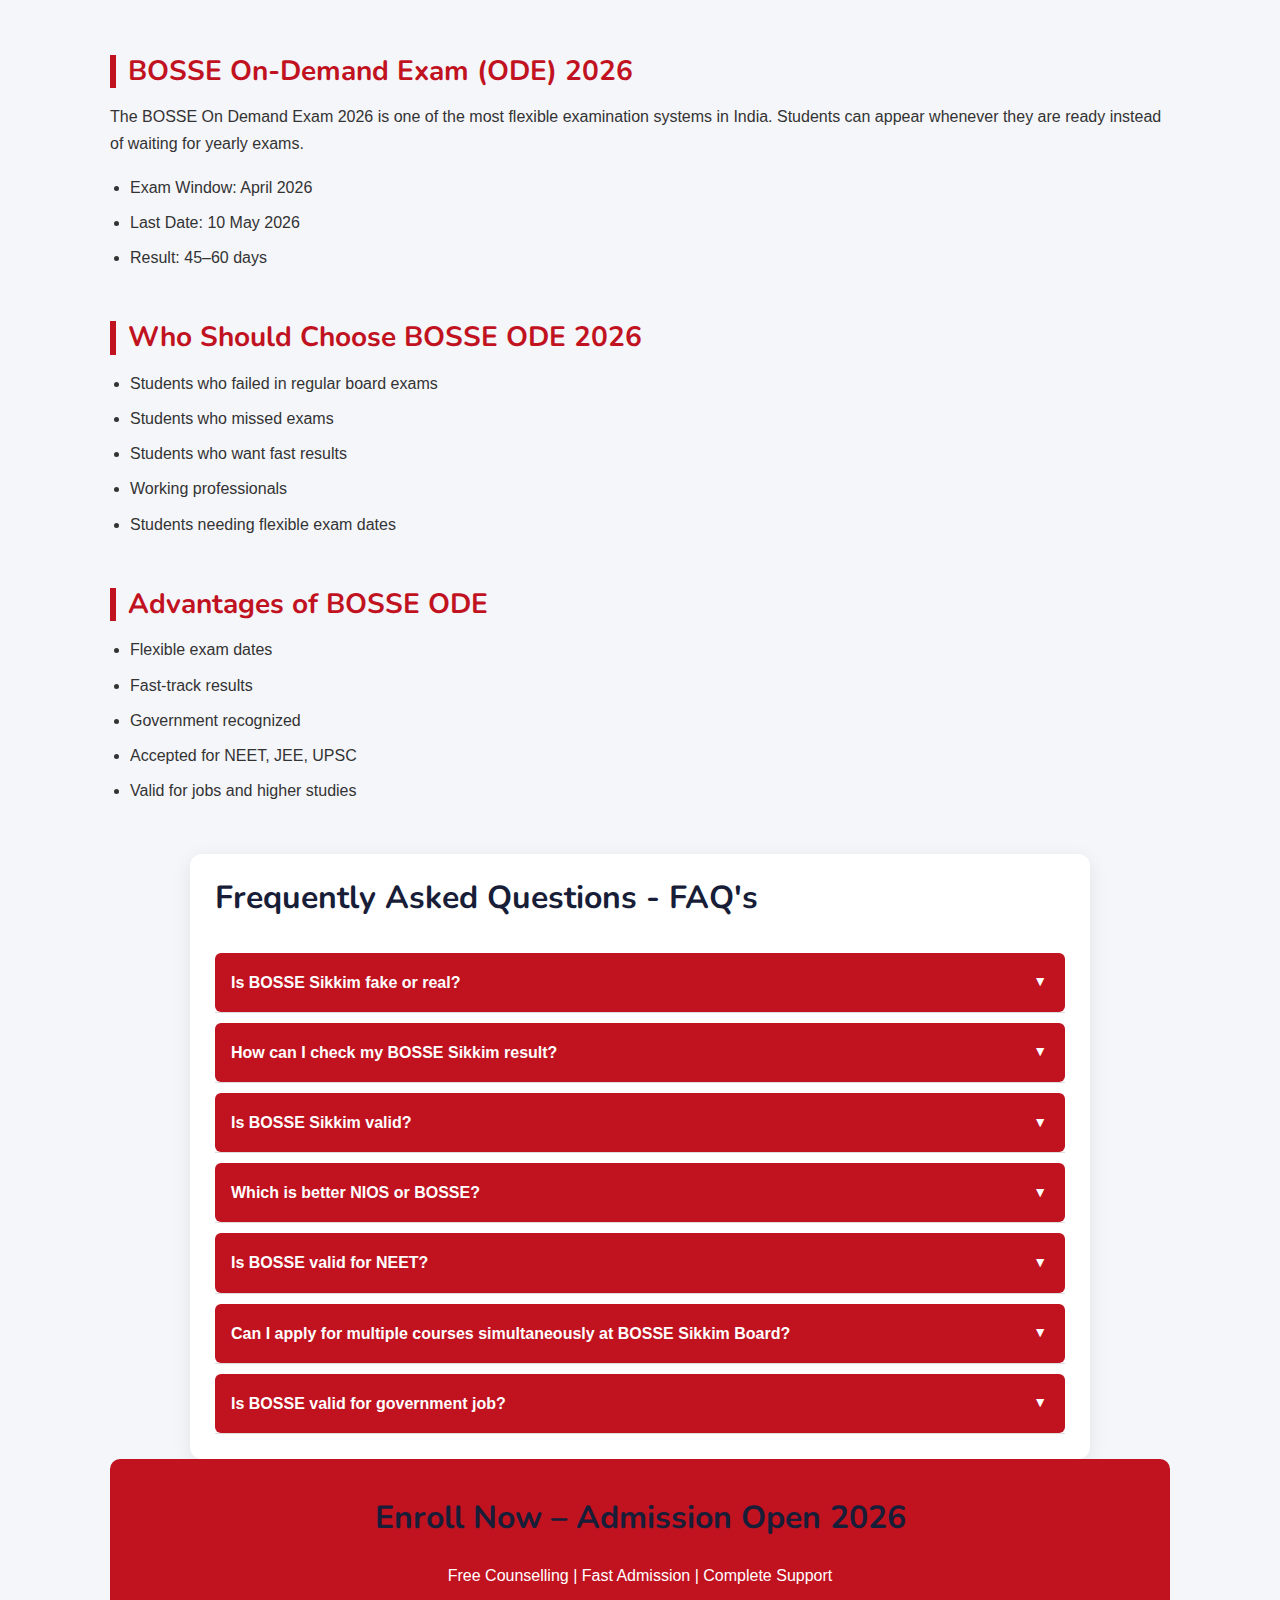
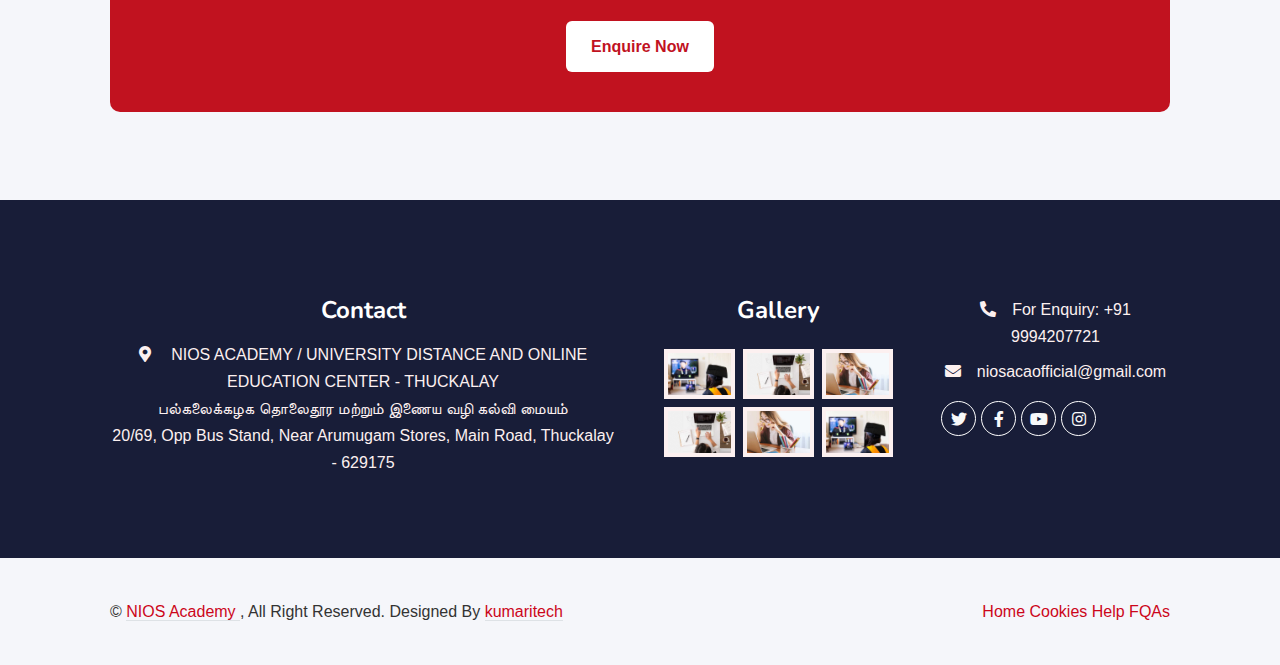
<file: bosse-academy-anducode.html>
<!DOCTYPE html>
<html lang="en">
<head>
<meta charset="utf-8">
<meta name="viewport" content="width=device-width, initial-scale=1.0">
<title>NIOS & BOSSE Admission 2026 – Academy in Anducode</title>

    <!-- Google Web Fonts -->
    <link rel="preconnect" href="https://fonts.googleapis.com">
    <link rel="preconnect" href="https://fonts.gstatic.com" crossorigin>
    <link href="https://fonts.googleapis.com/css2?family=Heebo:wght@400;500;600&family=Nunito:wght@600;700;800&display=swap" rel="stylesheet">

    <!-- Icon Font Stylesheet -->
    <link href="https://cdnjs.cloudflare.com/ajax/libs/font-awesome/5.10.0/css/all.min.css" rel="stylesheet">
    <link href="https://cdn.jsdelivr.net/npm/bootstrap-icons@1.4.1/font/bootstrap-icons.css" rel="stylesheet">

    <!-- Libraries Stylesheet -->
     
    <link href="lib/animate/animate.min.css" rel="stylesheet">
    <link href="lib/owlcarousel/assets/owl.carousel.min.css" rel="stylesheet">

    <!-- Customized Bootstrap Stylesheet -->
    <link href="css/bootstrap.min.css" rel="stylesheet">

    <!-- Template Stylesheet -->
    <link href="css/style.css" rel="stylesheet">

<style>
:root{
  --red:#c1121f;
  --dark:#111;
  --light:#f8f9fa;
}

*{
  margin:0;
  padding:0;
  box-sizing:border-box;
  font-family: 'Segoe UI', sans-serif;
}

body{
  background:#fff;
  color:#333;
  line-height:1.7;
}

/* ===== HEADER ===== */
.header{
  background:linear-gradient(135deg,var(--red),#8b0000);
  color:#fff;
  padding:60px 20px;
  text-align:center;
}

.header h1{
  font-size:36px;
  margin-bottom:10px;
}

.container{
  max-width:1100px;
  margin:auto;
  padding:40px 20px;
}

/* ===== SECTIONS ===== */
.section{
  margin-bottom:50px;
}

.section h2{
  color:var(--red);
  margin-bottom:15px;
  font-size:28px;
  border-left:6px solid var(--red);
  padding-left:12px;
}

.section h3{
  color:#8b0000;
  margin:18px 0 10px;
}

ul{
  padding-left:20px;
  margin-top:10px;
}

li{
  margin-bottom:8px;
}

/* ===== TABLE ===== */
table{
  width:100%;
  border-collapse:collapse;
  margin-top:20px;
}

th,td{
  border:1px solid #ddd;
  padding:12px;
  /* text-align:center; */
}

th{
  background:var(--red);
  color:#fff;
}

/* ===== CARD ===== */
.card{
  background:#fff5f5;
  border-left:5px solid var(--red);
  padding:20px;
  margin:20px 0;
  border-radius:6px;
}

/* ===== CTA ===== */
.cta{
  background:var(--red);
  color:#fff;
  text-align:center;
  padding:40px 20px;
  border-radius:10px;
}

.cta button{
  background:#fff;
  color:var(--red);
  border:none;
  padding:12px 25px;
  font-size:16px;
  border-radius:6px;
  cursor:pointer;
  margin-top:15px;
  font-weight:bold;
}

/* ===== FOOTER ===== */
.footer{
  background:#111;
  color:#bbb;
  text-align:center;
  padding:25px;
  margin-top:40px;
}

.footer span{
  color:var(--red);
  font-weight:bold;
}

/* ===== RESPONSIVE ===== */
@media(max-width:768px){
  .header h1{
    font-size:26px;
  }
}
</style>
<style>
:root{
  --red:#c1121f;
}

/* ===== BODY ===== */
body{
  font-family:Segoe UI, Arial, sans-serif;
  background:#f5f6fa;
  /* padding:40px 15px; */
}

/* ===== CONTAINER ===== */
.wrapper{
  max-width:900px;
  margin:auto;
}

/* ===== ACCORDION ===== */
.accordion{
  background:#fff;
  border-radius:10px;
  box-shadow:0 6px 18px rgba(0,0,0,0.08);
  overflow:hidden;
}

.accordion-header{
  background:var(--red);
  color:#fff;
  padding:18px 22px;
  cursor:pointer;
  font-size:20px;
  font-weight:600;
  display:flex;
  justify-content:space-between;
  align-items:center;
}

.accordion-header span{
  font-size:24px;
  transition:.3s;
}

.accordion-content{
  max-height:0;
  overflow:hidden;
  transition:max-height .4s ease;
  padding:0 22px;
}

.accordion-content.open{
  padding:22px;
}

/* ===== TEXT ===== */
.accordion-content p{
  margin-bottom:12px;
  line-height:1.6;
}

.accordion-content ul{
  padding-left:20px;
  margin:10px 0;
}

.accordion-content li{
  margin-bottom:6px;
}

/* ===== TABLE ===== */
table{
  width:100%;
  border-collapse:collapse;
  margin-top:18px;
}

th,td{
  border:1px solid #ddd;
  padding:10px;
  /* text-align:center; */
}

th{
  background:var(--red);
  color:#fff;
}

/* ===== MOBILE ===== */
@media(max-width:600px){
  .accordion-header{
    font-size:17px;
  }
}
</style>
<style>
  .faq-container{
    max-width:900px;
    margin:auto;
    background:#fff;
    padding:25px;
    border-radius:12px;
    box-shadow:0 5px 20px rgba(0,0,0,0.08);
}

h2{
    /* text-align:center; */
    margin-bottom:25px;
}

/* FAQ item */
.faq-item{
    border-bottom:1px solid #ddd;
}

/* Question button */
.faq-question{
    width:100%;
    text-align:left;
    padding:16px 50px 16px 16px;
    font-size:16px;
    font-weight:bold;
    background:var(--red);
    color:#fff;
    border:none;
    outline:none;
    cursor:pointer;
    transition:0.3s;
    border-radius:6px;
    margin-top:10px;
    position:relative;
}

/* Arrow icon */
.faq-question::after{
    content:"▼";
    position:absolute;
    right:18px;
    top:50%;
    transform:translateY(-50%) rotate(0deg);
    font-size:14px;
    transition:0.3s ease;
}

/* Rotate arrow when active */
.faq-question.active::after{
    transform:translateY(-50%) rotate(180deg);
}

.faq-question:hover{
    background:var(--red);
}

/* Answer */
.faq-answer{
    display:none;
    padding:15px;
    background:#f8f9fa;
    border-radius:0 0 6px 6px;
    line-height:1.6;
}

.faq-answer ul{
    margin:10px 0 0 18px;
}
</style>
</head>

<body>


<nav class="navbar navbar-expand-lg bg-white navbar-light shadow sticky-top p-20">
        <a href="index.html" class="navbar-brand d-flex align-items-center px-4 px-lg-5">
           <h2 class="m-0 text-primary">
                <img style="width: 200px; height: 80px;" src="./img/nios-logo.png" alt="">
            </h2>   
        </a>
        <button type="button" class="navbar-toggler me-4" data-bs-toggle="collapse" data-bs-target="#navbarCollapse">
            <span class="navbar-toggler-icon"></span>
        </button>
        <div class="collapse navbar-collapse" id="navbarCollapse">
            <div class="navbar-nav ms-auto p-4 p-lg-0">
                <a href="index.html" class="nav-item nav-link active">Home</a>
                <a href="about.html" class="nav-item nav-link ">About</a>
                <a href="./nios-thuckalay.html" class="nav-item nav-link ">10th & 12th </a>
                <a href="./online-distance-degee-in-thuckalay.html" class="nav-item nav-link ">DEGREE</a>
                <a href="./attestation-center-in-thuckalay.html" class="nav-item nav-link ">ATTESTATION</a>
               
                <!-- <a href="#" class="nav-item nav-link">About</a> -->
                <!-- <a href="" class="nav-item nav-link">Courses</a> -->
                <!-- <div class="nav-item dropdown">
                    <a href="#" class="nav-link dropdown-toggle" data-bs-toggle="dropdown">Courses</a>
                    <div class="dropdown-menu fade-down m-0">
                        <a href="https://www.stjosephinstitute.in/program.html" class="dropdown-item">10th / 12th 
           NIOS  BOSSE</a>
                        <a href="https://www.stjosephinstitute.in/program.html" class="dropdown-item">DEGREE UG / PG (Distance & Online)</a>
                        <a href="https://www.stjosephinstitute.in/program.html" class="dropdown-item">ATTESTATION</a>
                    </div>
                </div> -->
                <a href="contact.html" class="nav-item nav-link">Contact</a>
            </div>
            <a href="./contact.html" class="btn btn-primary py-4 px-lg-5 d-none d-lg-block">Join Now<i class="fa fa-arrow-right ms-3"></i></a>
        </div>
    </nav>
<!-- ================= HEADER ================= -->
<div class="header">
  <h1>NIOS & BOSSE Admission 2026</h1>
  <p>Complete Guide for Class 10th & 12th – Hall Ticket, ODE, Exams & Admission</p>
</div>

<div class="container">

<!-- ================= BOSSE LINKS ================= -->
<div class="section">
  <h1>BOSSE – Board of Open Schooling and Skill Education Academy IN Anducode</h1>
  <h2>BOSSE – Board of Open Schooling and Skill Education</h2>
  <div class="row">

<div class="col-md-6">
  
  <ul>
  <li><a href="https://nios.eduaca.in/contact.html" target="_blank">BOSSE Class 10 Academy in Anducode</a></li>
  <li><a href="https://nios.eduaca.in/contact.html" target="_blank">BOSSE Class 12 Academy in Anducode</a></li>
  <li><a href="https://nios.eduaca.in/contact.html" target="_blank">BOSSE Admission</a></li>
  <li><a href="https://nios.eduaca.in/contact.html" target="_blank">BOSSE Hall Ticket</a></li>
  </ul>
</div>
<div class="col-md-6">
<img style="width: 100%;" src="./img/boss/banner.png" alt="">
</div>
  </div>

</div>

<!-- ================= ABOUT BOSSE ================= -->
<div class="section">
<h2>About BOSSE</h2>

<p>The Indian government’s Ministry of Education founded the Board of Open Schooling and Skill Education (BOSSE). Its primary goal is to educate students who, for personal, professional, or geographic reasons, are unable to attend traditional schools.</p>

<ul>
<li>April/May Examination</li>
<li>October/November Examination</li>
</ul>

<p>Before taking the theory and practical exams, students must download their corresponding <strong>BOSSE HALL TICKET 2026</strong>.</p>
</div>



<div class="wrapper">

  <div class="accordion">
    <div class="accordion-header" onclick="toggleAccordion(this)">
      What is the BOSSE HALL TICKET 2026?
      <span>+</span>
    </div>

    <div class="accordion-content">

      <p>• For students enrolled in Class 10 and Class 12 exams, the board issues an official document known as the BOSSE HALL TICKET 2026 or BOSSE ADMIT CARD 2026. It acts as identification and authorisation to take the test.</p>

      <p>• The following are important details about the BOSSE HALL TICKET 2026:</p>

      <ul>
        <li>Name and enrolment number of the student</li>
        <li>A picture and a signature</li>
        <li>Exam schedule and subject codes</li>
        <li>Name and address of the exam centre</li>
        <li>Guidelines for the day of the test</li>
        <li>April or October session</li>
      </ul>

      <p>• Students will not be permitted to enter the exam room without this hall pass. Therefore, downloading it on time is essential.</p>

      <h3 style="color:#c1121f;">Release Dates for BOSSE HALL TICKET 2026</h3>

      <p>The BOSSE hall ticket is usually released 15–20 days before the examination.</p>

   

    </div>
  </div>

</div>
   
<!-- ================= HALL TICKET ================= -->
<div class="section">
<h2>BOSSE Hall Ticket 2026</h2>

<div class="card">
For students enrolled in Class 10 and Class 12 exams, the board issues an official document known as the BOSSE Hall Ticket 2026 or BOSSE Admit Card 2026. It acts as identification and authorization to take the test.
</div>

<h3>Hall Ticket Contains</h3>
<ul>
<li>Name and enrolment number of the student</li>
<li>Photo and signature</li>
<li>Exam schedule and subject codes</li>
<li>Exam centre details</li>
<li>Exam day instructions</li>
</ul>

<table>
    <tr>
        <th>Detail</th>
        <th>Secondary Course</th>
        <th>Sr. Secondary Course</th>
    </tr>

    <tr>
        <td><strong>BOSSE Admission Fresh Class 10th & 12th</strong></td>

        <td>
            <strong>Services Included :</strong>
            <ul>
                <li>Admission fees</li>
                <li>Examination Fees</li>
                <li>Practical Subject Fees</li>
                <li>Practical File</li>
                <li>Assignments</li>
                <li>Dedicated Teacher</li>
                <li>Classes</li>
                <li>Exam Preparation</li>
                <li>Complete Support Till Course Completion</li>
                <li>Admission Help For Higher Studies</li>
            </ul>
        </td>

        <td>
            <strong>Services Included :</strong>
            <ul>
                <li>Admission fees</li>
                <li>Examination Fees</li>
                <li>Practical Subject Fees</li>
                <li>Practical File</li>
                <li>Assignments</li>
                <li>Dedicated Teacher</li>
                <li>Classes</li>
                <li>Exam Preparation</li>
                <li>Complete Support Till Course Completion</li>
                <li>Admission Help For Higher Studies</li>
            </ul>
        </td>
    </tr>
</table>

<h3>Release Dates</h3>
<table>
<tr>
<th>Session</th>
<th>Release</th>
<th>Exam Dates</th>
</tr>
<tr>
<td>April/May 2026</td>
<td>March 2026</td>
<td>April – May 2026</td>
</tr>
<tr>
<td>October/November 2026</td>
<td>September 2026</td>
<td>October – November 2026</td>
</tr>
</table>
</div>

<!-- ================= DOWNLOAD STEPS ================= -->
<div class="section">
  <div class="row">
    <div class="col-md-6">
      <h1>BOSSE Academy In Anducode</h1>
      <h2>How to Download BOSSE Hall Ticket</h2>
<ol>
<li>Visit the official BOSSE website</li>
<li>Click Examination / Results</li>
<li>Select BOSSE Hall Ticket 2026</li>
<li>Enter enrollment number</li>
<li>Download and print</li>
</ol>
<h2>BOSSE – Board of Open Schooling & Skill Education</h2>

<p>The Board of Open Schooling and Skill Education (BOSSE), Sikkim, is an open schooling board that aims to cater to the varied academic needs of students up to pre-degree level including Secondary/Senior Secondary, skill and vocational education.</p>

    </div>
    <div class="col-md-6">
<img style="width: 100%;" src="./img/boss/gov-icon.png" alt="">
    </div>

  </div>

</div>

<!-- ================= BOSSE ================= -->
<div class="section">

<div class="card">
Recognized by Govt. of Sikkim, NIOS, COBSE, Indian Army, UGC, AIU and more.
</div>
</div>

<!-- ================= ELIGIBILITY ================= -->
<div class="section">
  <h1>Online 10th and 12th</h1>
<h2>BOSSE Admission Eligibility</h2>

<ul>
<li><strong>Class 10:</strong> Minimum 14 years</li>
<li><strong>Class 12:</strong> Passed Class 10 from recognized board</li>
</ul>
</div>

<!-- ================= ODE ================= -->
<div class="section">
<h2>BOSSE On-Demand Exam (ODE) 2026</h2>

<p>The BOSSE On Demand Exam 2026 is one of the most flexible examination systems in India. Students can appear whenever they are ready instead of waiting for yearly exams.</p>

<ul>
<li>Exam Window: April 2026</li>
<li>Last Date: 10 May 2026</li>
<li>Result: 45–60 days</li>
</ul>
</div>

<!-- ================= WHO SHOULD CHOOSE ================= -->
<div class="section">
<h2>Who Should Choose BOSSE ODE 2026</h2>

<ul>
<li>Students who failed in regular board exams</li>
<li>Students who missed exams</li>
<li>Students who want fast results</li>
<li>Working professionals</li>
<li>Students needing flexible exam dates</li>
</ul>
</div>

<!-- ================= ADVANTAGES ================= -->
<div class="section">
<h2>Advantages of BOSSE ODE</h2>

<ul>
<li>Flexible exam dates</li>
<li>Fast-track results</li>
<li>Government recognized</li>
<li>Accepted for NEET, JEE, UPSC</li>
<li>Valid for jobs and higher studies</li>
</ul>
</div>

<!-- ================= FAQ ================= -->
<div class="faq-container">
<h2>Frequently Asked Questions - FAQ's</h2>

<div class="faq-item">
<button class="faq-question">Is BOSSE Sikkim fake or real?</button>
<div class="faq-answer">
BOSSE Sikkim is 100% real because it is approved by the Government of Sikkim. AIU has granted equivalency status to BOSSE and recognized BOSSE’s certificates for further studies.
</div>
</div>

<div class="faq-item">
<button class="faq-question">How can I check my BOSSE Sikkim result?</button>
<div class="faq-answer">
You can easily check BOSSE Sikkim result on the official website by entering the enrollment number, date of birth and application number.
</div>
</div>

<div class="faq-item">
<button class="faq-question">Is BOSSE Sikkim valid?</button>
<div class="faq-answer">
Yes, BOSSE Sikkim is completely valid in India as well as abroad.
</div>
</div>

<div class="faq-item">
<button class="faq-question">Which is better NIOS or BOSSE?</button>
<div class="faq-answer">
Here’s why BOSSE might be a good choice:
<ul>
<li><strong>Flexibility:</strong> On-demand exam system lets students write exams when ready.</li>
<li><strong>Focus on Skill Development:</strong> Emphasizes vocational training alongside academics.</li>
<li><strong>Student Support:</strong> Career counseling, study materials, and special assistance.</li>
</ul>
</div>
</div>

<div class="faq-item">
<button class="faq-question">Is BOSSE valid for NEET?</button>
<div class="faq-answer">
Yes, BOSSE certificate is completely valid for competitive exams like NEET, JEE and UPSC.
</div>
</div>

<div class="faq-item">
<button class="faq-question">Can I apply for multiple courses simultaneously at BOSSE Sikkim Board?</button>
<div class="faq-answer">
Yes, at BOSSE Sikkim, you can apply for multiple courses simultaneously, including Secondary, Senior Secondary, and vocational courses.
</div>
</div>

<div class="faq-item">
<button class="faq-question">Is BOSSE valid for government job?</button>
<div class="faq-answer">
Yes, BOSSE is completely valid for government jobs. You can enroll in exams like UPSC, SSC, IBPS etc.
</div>
</div>

</div>
<div class="cta">
<h2>Enroll Now – Admission Open 2026</h2>
<p>Free Counselling | Fast Admission | Complete Support</p>
<button onclick="enquireNow()">Enquire Now</button>
</div>





<!-- ================= CTA ================= -->


</div>
<div class="container-fluid bg-dark text-light footer pt-5 mt-5 wow fadeIn" data-wow-delay="0.1s">
        <div class="container py-5">
            <div class="row g-5">
                <!-- <div class="col-lg-3 col-md-6">
                    <h4 class="text-white mb-3">Quick Link</h4>
                    <a class="btn btn-link" href="">About Us</a>
                    <a class="btn btn-link" href="">Contact Us</a>
                    <a class="btn btn-link" href="">Privacy Policy</a>
                    <a class="btn btn-link" href="">Terms & Condition</a>
                    <a class="btn btn-link" href="">FAQs & Help</a>
                </div> -->
                <div class="col-lg-6 col-md-6">
                    <h4 class="text-white mb-3">Contact</h4>
                    <p class="mb-2"><i class="fa fa-map-marker-alt me-3"></i>
                NIOS ACADEMY / UNIVERSITY DISTANCE AND ONLINE EDUCATION CENTER - THUCKALAY
                        <br>பல்கலைக்கழக தொலைதூர மற்றும் இணைய வழி கல்வி மையம் <br>

20/69,
Opp Bus Stand,
Near Arumugam Stores,
Main Road,
Thuckalay - 629175     
                    </p>
                   
                   
                   
                </div>
                <div class="col-lg-3 col-md-6">
                    <h4 class="text-white mb-3">Gallery</h4>
                    <div class="row g-2 pt-2">
                        <div class="col-4">
                            <img class="img-fluid bg-light p-1" src="img/course-1.jpg" alt="">
                        </div>
                        <div class="col-4">
                            <img class="img-fluid bg-light p-1" src="img/course-2.jpg" alt="">
                        </div>
                        <div class="col-4">
                            <img class="img-fluid bg-light p-1" src="img/course-3.jpg" alt="">
                        </div>
                        <div class="col-4">
                            <img class="img-fluid bg-light p-1" src="img/course-2.jpg" alt="">
                        </div>
                        <div class="col-4">
                            <img class="img-fluid bg-light p-1" src="img/course-3.jpg" alt="">
                        </div>
                        <div class="col-4">
                            <img class="img-fluid bg-light p-1" src="img/course-1.jpg" alt="">
                        </div>
                    </div>
                </div>
                <div class="col-lg-3 col-md-6">
                     <p class="mb-2"><i class="fa fa-phone-alt me-3"></i>For Enquiry: +91 9994207721 </p>
 <p class="mb-2"><i class="fa fa-envelope me-3"></i>niosacaofficial@gmail.com </p>
  <div class="d-flex pt-2">
                        <a class="btn btn-outline-light btn-social" href="https://www.facebook.com/niosacaofficial"><i class="fab fa-twitter"></i></a>
                        <a class="btn btn-outline-light btn-social" href="https://www.facebook.com/niosacaofficial"><i class="fab fa-facebook-f"></i></a>
                        <a class="btn btn-outline-light btn-social" href="https://youtube.com/@niosacaofficial"><i class="fab fa-youtube"></i></a>
                        <a class="btn btn-outline-light btn-social" href="https://www.instagram.com/niosacaofficial"><i class="fab fa-instagram"></i></a>
                    </div>

                    
                    </div>
                </div>
            </div>
        </div>

        <div class="container">
            <div class="copyright">
                <div class="row">
                    <div class="col-md-6 text-center text-md-start mb-3 mb-md-0">
                        &copy; <a class="border-bottom" href="#">NIOS Academy </a>, All Right Reserved.

                        <!--/*** This template is free as long as you keep the footer author’s credit link/attribution link/backlink. If you'd like to use the template without the footer author’s credit link/attribution link/backlink, you can purchase the Credit Removal License from "https://kumaritech.com/credit-removal". Thank you for your support. ***/-->
                        Designed By <a class="border-bottom" href="https://kumaritech.com">kumaritech</a><br>
                        
                    </div>
                    <div class="col-md-6 text-center text-md-end">
                        <div class="footer-menu">
                            <a href="">Home</a>
                            <a href="">Cookies</a>
                            <a href="">Help</a>
                            <a href="">FQAs</a>
                        </div>
                    </div>
                </div>
            </div>
        </div>

<!-- ================= FOOTER ================= -->


<script>
document.getElementById("year").innerText = new Date().getFullYear();

function enquireNow(){
  window.open("https://api.whatsapp.com/send?phone=919994207721","_blank");
}
</script>
<script>
function toggleAccordion(header){
  const content = header.nextElementSibling;
  const icon = header.querySelector("span");

  if(content.style.maxHeight){
    content.style.maxHeight = null;
    content.classList.remove("open");
    icon.innerText = "+";
  }else{
    content.style.maxHeight = content.scrollHeight + "px";
    content.classList.add("open");
    icon.innerText = "−";
  }
}
</script>
<script>
document.querySelectorAll(".faq-question").forEach(btn=>{
    btn.addEventListener("click", function(){
        const answer = this.nextElementSibling;

        document.querySelectorAll(".faq-answer").forEach(a=>{
            if(a !== answer) a.style.display="none";
        });

        answer.style.display = 
            answer.style.display === "block" ? "none" : "block";
    });
});
</script>

<script>
function toggleAccordion(header){
  const content = header.nextElementSibling;
  const icon = header.querySelector("span");

  if(content.style.maxHeight){
    content.style.maxHeight = null;
    content.classList.remove("open");
    icon.innerText = "+";
  }else{
    content.style.maxHeight = content.scrollHeight + "px";
    content.classList.add("open");
    icon.innerText = "−";
  }
}
</script>

</body>
</html>
</file>
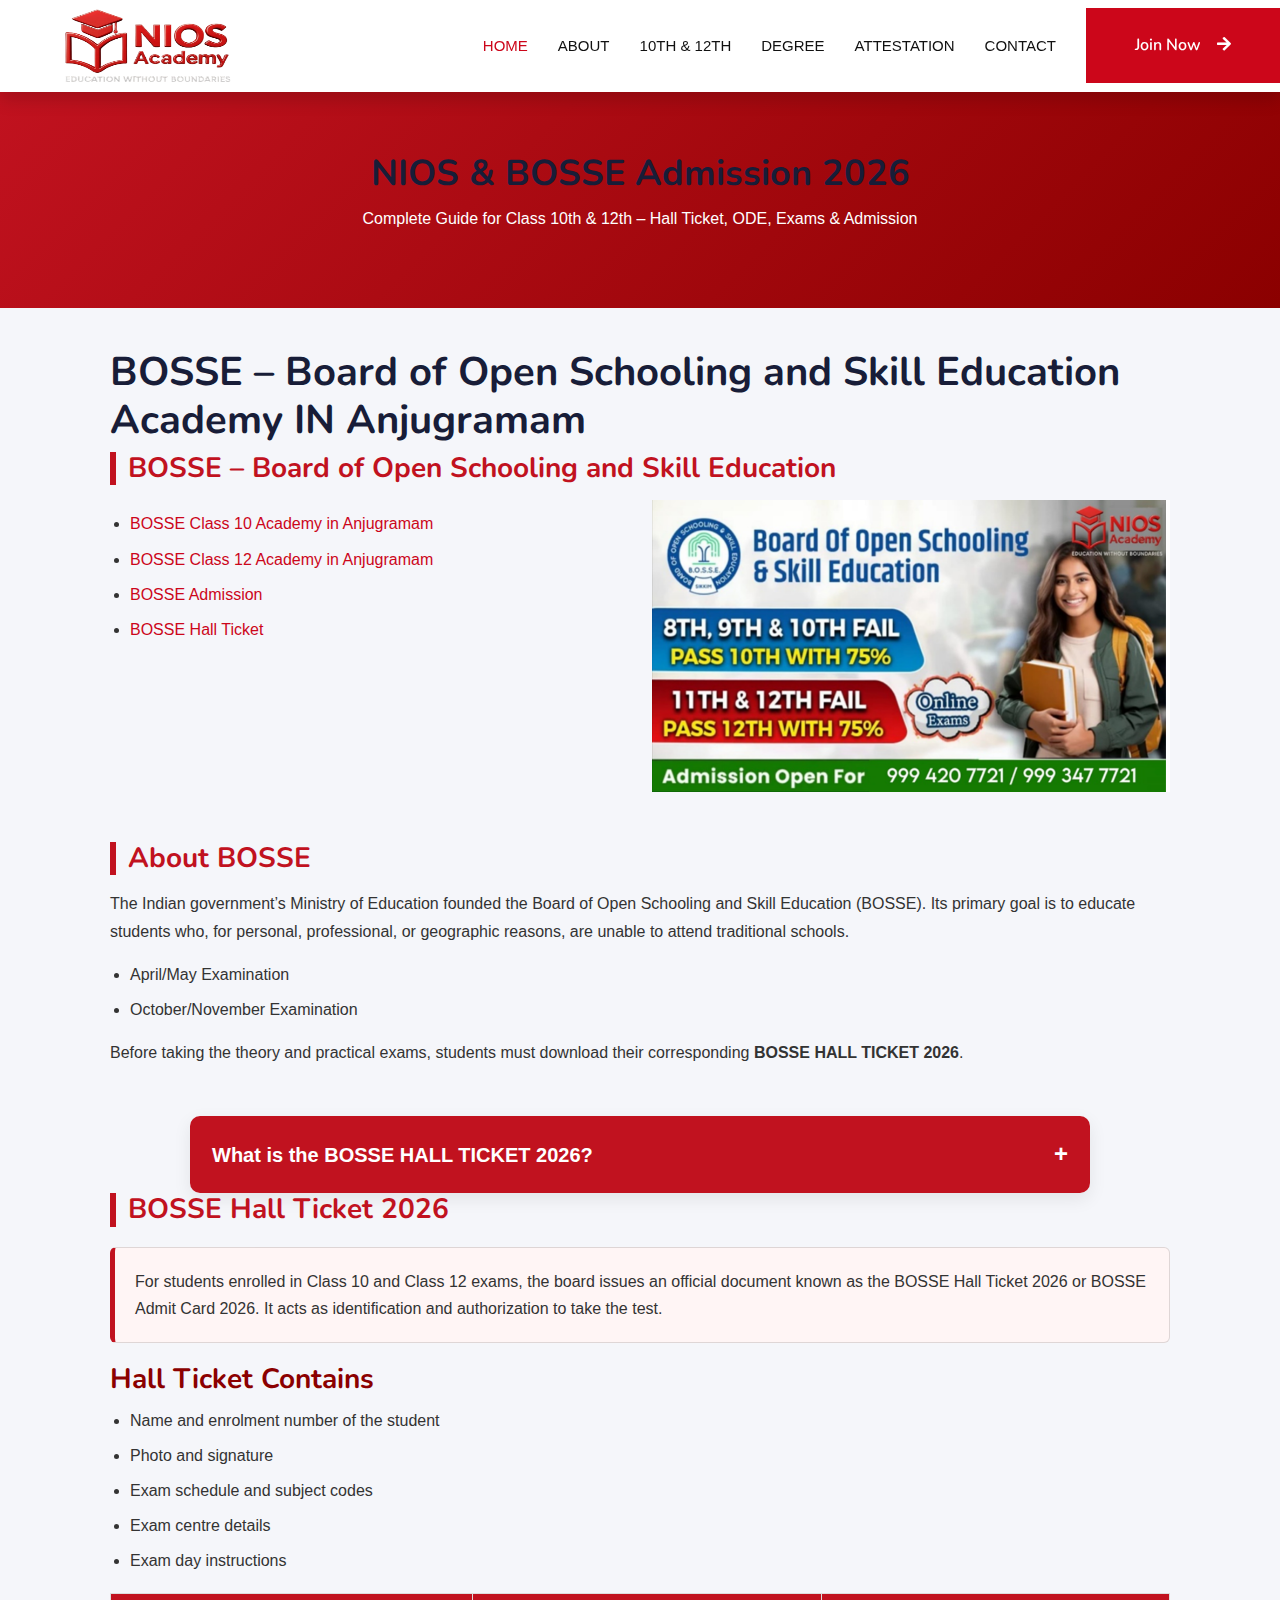
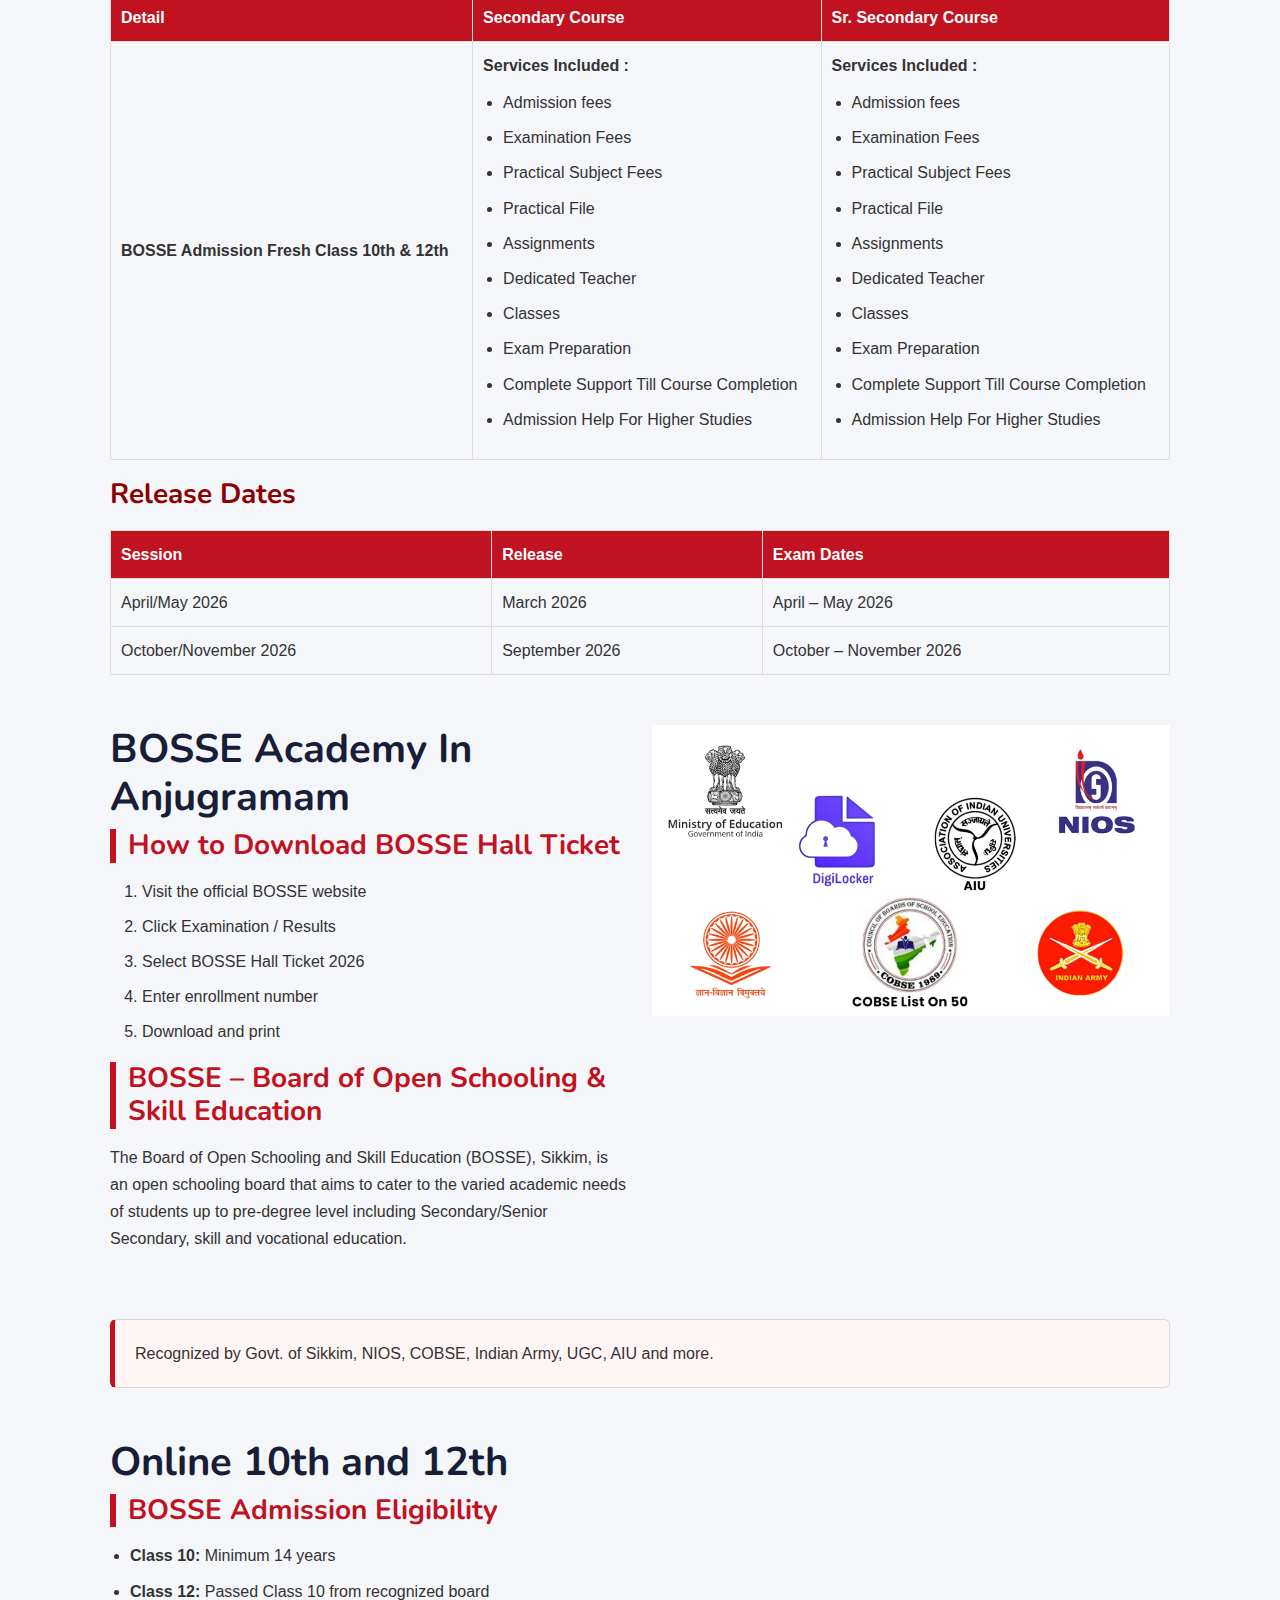
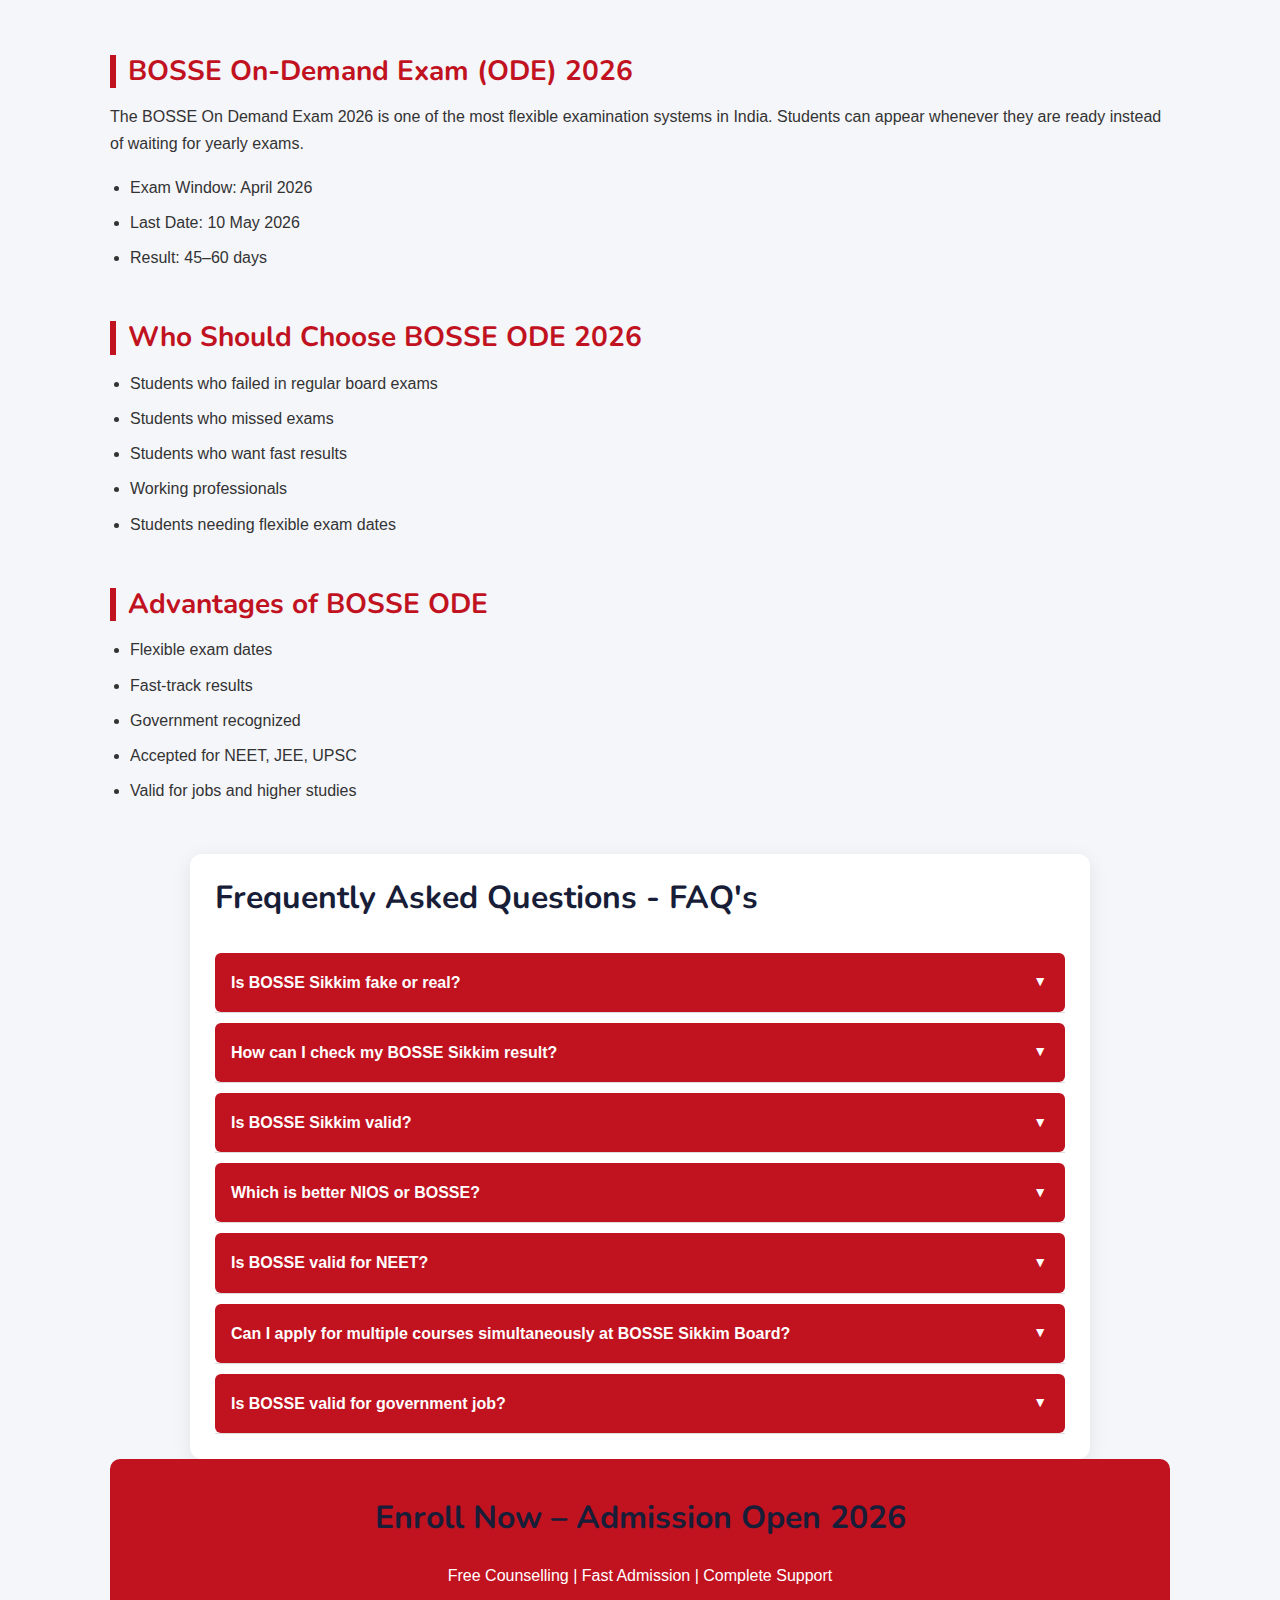
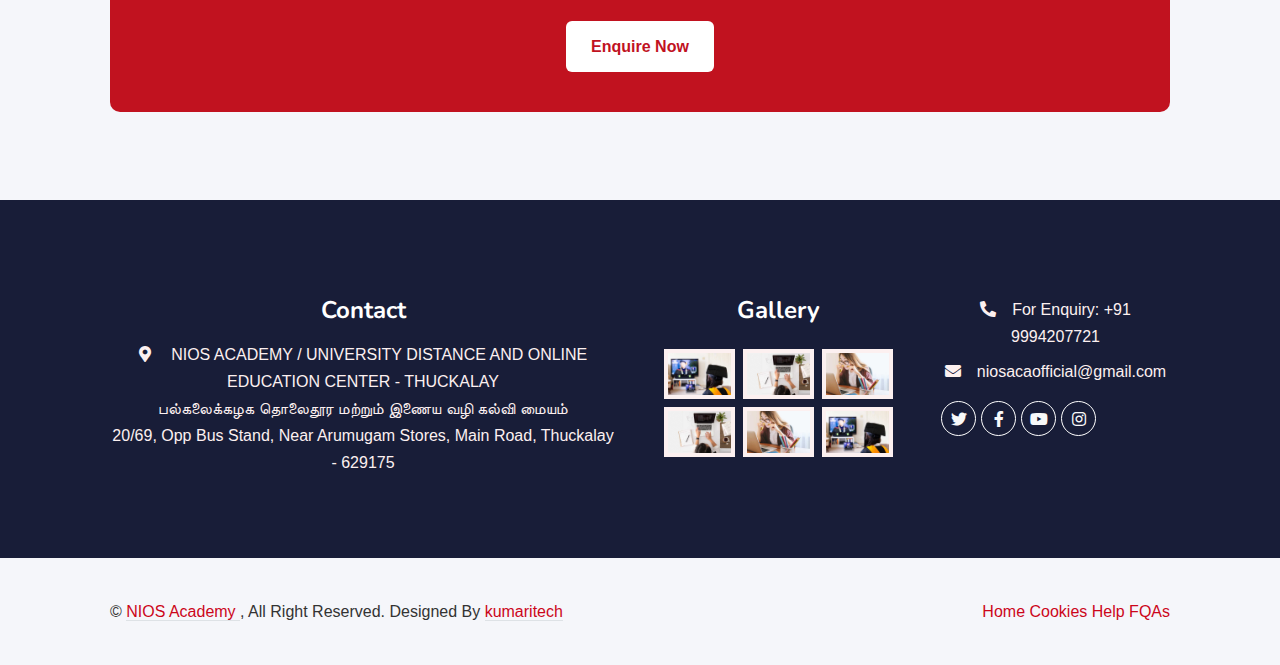
<file: bosse-academy-anjugramam.html>
<!DOCTYPE html>
<html lang="en">
<head>
<meta charset="utf-8">
<meta name="viewport" content="width=device-width, initial-scale=1.0">
<title>NIOS & BOSSE Admission 2026 – Academy in Anjugramam</title>

    <!-- Google Web Fonts -->
    <link rel="preconnect" href="https://fonts.googleapis.com">
    <link rel="preconnect" href="https://fonts.gstatic.com" crossorigin>
    <link href="https://fonts.googleapis.com/css2?family=Heebo:wght@400;500;600&family=Nunito:wght@600;700;800&display=swap" rel="stylesheet">

    <!-- Icon Font Stylesheet -->
    <link href="https://cdnjs.cloudflare.com/ajax/libs/font-awesome/5.10.0/css/all.min.css" rel="stylesheet">
    <link href="https://cdn.jsdelivr.net/npm/bootstrap-icons@1.4.1/font/bootstrap-icons.css" rel="stylesheet">

    <!-- Libraries Stylesheet -->
     
    <link href="lib/animate/animate.min.css" rel="stylesheet">
    <link href="lib/owlcarousel/assets/owl.carousel.min.css" rel="stylesheet">

    <!-- Customized Bootstrap Stylesheet -->
    <link href="css/bootstrap.min.css" rel="stylesheet">

    <!-- Template Stylesheet -->
    <link href="css/style.css" rel="stylesheet">

<style>
:root{
  --red:#c1121f;
  --dark:#111;
  --light:#f8f9fa;
}

*{
  margin:0;
  padding:0;
  box-sizing:border-box;
  font-family: 'Segoe UI', sans-serif;
}

body{
  background:#fff;
  color:#333;
  line-height:1.7;
}

/* ===== HEADER ===== */
.header{
  background:linear-gradient(135deg,var(--red),#8b0000);
  color:#fff;
  padding:60px 20px;
  text-align:center;
}

.header h1{
  font-size:36px;
  margin-bottom:10px;
}

.container{
  max-width:1100px;
  margin:auto;
  padding:40px 20px;
}

/* ===== SECTIONS ===== */
.section{
  margin-bottom:50px;
}

.section h2{
  color:var(--red);
  margin-bottom:15px;
  font-size:28px;
  border-left:6px solid var(--red);
  padding-left:12px;
}

.section h3{
  color:#8b0000;
  margin:18px 0 10px;
}

ul{
  padding-left:20px;
  margin-top:10px;
}

li{
  margin-bottom:8px;
}

/* ===== TABLE ===== */
table{
  width:100%;
  border-collapse:collapse;
  margin-top:20px;
}

th,td{
  border:1px solid #ddd;
  padding:12px;
  /* text-align:center; */
}

th{
  background:var(--red);
  color:#fff;
}

/* ===== CARD ===== */
.card{
  background:#fff5f5;
  border-left:5px solid var(--red);
  padding:20px;
  margin:20px 0;
  border-radius:6px;
}

/* ===== CTA ===== */
.cta{
  background:var(--red);
  color:#fff;
  text-align:center;
  padding:40px 20px;
  border-radius:10px;
}

.cta button{
  background:#fff;
  color:var(--red);
  border:none;
  padding:12px 25px;
  font-size:16px;
  border-radius:6px;
  cursor:pointer;
  margin-top:15px;
  font-weight:bold;
}

/* ===== FOOTER ===== */
.footer{
  background:#111;
  color:#bbb;
  text-align:center;
  padding:25px;
  margin-top:40px;
}

.footer span{
  color:var(--red);
  font-weight:bold;
}

/* ===== RESPONSIVE ===== */
@media(max-width:768px){
  .header h1{
    font-size:26px;
  }
}
</style>
<style>
:root{
  --red:#c1121f;
}

/* ===== BODY ===== */
body{
  font-family:Segoe UI, Arial, sans-serif;
  background:#f5f6fa;
  /* padding:40px 15px; */
}

/* ===== CONTAINER ===== */
.wrapper{
  max-width:900px;
  margin:auto;
}

/* ===== ACCORDION ===== */
.accordion{
  background:#fff;
  border-radius:10px;
  box-shadow:0 6px 18px rgba(0,0,0,0.08);
  overflow:hidden;
}

.accordion-header{
  background:var(--red);
  color:#fff;
  padding:18px 22px;
  cursor:pointer;
  font-size:20px;
  font-weight:600;
  display:flex;
  justify-content:space-between;
  align-items:center;
}

.accordion-header span{
  font-size:24px;
  transition:.3s;
}

.accordion-content{
  max-height:0;
  overflow:hidden;
  transition:max-height .4s ease;
  padding:0 22px;
}

.accordion-content.open{
  padding:22px;
}

/* ===== TEXT ===== */
.accordion-content p{
  margin-bottom:12px;
  line-height:1.6;
}

.accordion-content ul{
  padding-left:20px;
  margin:10px 0;
}

.accordion-content li{
  margin-bottom:6px;
}

/* ===== TABLE ===== */
table{
  width:100%;
  border-collapse:collapse;
  margin-top:18px;
}

th,td{
  border:1px solid #ddd;
  padding:10px;
  /* text-align:center; */
}

th{
  background:var(--red);
  color:#fff;
}

/* ===== MOBILE ===== */
@media(max-width:600px){
  .accordion-header{
    font-size:17px;
  }
}
</style>
<style>
  .faq-container{
    max-width:900px;
    margin:auto;
    background:#fff;
    padding:25px;
    border-radius:12px;
    box-shadow:0 5px 20px rgba(0,0,0,0.08);
}

h2{
    /* text-align:center; */
    margin-bottom:25px;
}

/* FAQ item */
.faq-item{
    border-bottom:1px solid #ddd;
}

/* Question button */
.faq-question{
    width:100%;
    text-align:left;
    padding:16px 50px 16px 16px;
    font-size:16px;
    font-weight:bold;
    background:var(--red);
    color:#fff;
    border:none;
    outline:none;
    cursor:pointer;
    transition:0.3s;
    border-radius:6px;
    margin-top:10px;
    position:relative;
}

/* Arrow icon */
.faq-question::after{
    content:"▼";
    position:absolute;
    right:18px;
    top:50%;
    transform:translateY(-50%) rotate(0deg);
    font-size:14px;
    transition:0.3s ease;
}

/* Rotate arrow when active */
.faq-question.active::after{
    transform:translateY(-50%) rotate(180deg);
}

.faq-question:hover{
    background:var(--red);
}

/* Answer */
.faq-answer{
    display:none;
    padding:15px;
    background:#f8f9fa;
    border-radius:0 0 6px 6px;
    line-height:1.6;
}

.faq-answer ul{
    margin:10px 0 0 18px;
}
</style>
</head>

<body>


<nav class="navbar navbar-expand-lg bg-white navbar-light shadow sticky-top p-20">
        <a href="index.html" class="navbar-brand d-flex align-items-center px-4 px-lg-5">
           <h2 class="m-0 text-primary">
                <img style="width: 200px; height: 80px;" src="./img/nios-logo.png" alt="">
            </h2>   
        </a>
        <button type="button" class="navbar-toggler me-4" data-bs-toggle="collapse" data-bs-target="#navbarCollapse">
            <span class="navbar-toggler-icon"></span>
        </button>
        <div class="collapse navbar-collapse" id="navbarCollapse">
            <div class="navbar-nav ms-auto p-4 p-lg-0">
                <a href="index.html" class="nav-item nav-link active">Home</a>
                <a href="about.html" class="nav-item nav-link ">About</a>
                <a href="./nios-thuckalay.html" class="nav-item nav-link ">10th & 12th </a>
                <a href="./online-distance-degee-in-thuckalay.html" class="nav-item nav-link ">DEGREE</a>
                <a href="./attestation-center-in-thuckalay.html" class="nav-item nav-link ">ATTESTATION</a>
               
                <!-- <a href="#" class="nav-item nav-link">About</a> -->
                <!-- <a href="" class="nav-item nav-link">Courses</a> -->
                <!-- <div class="nav-item dropdown">
                    <a href="#" class="nav-link dropdown-toggle" data-bs-toggle="dropdown">Courses</a>
                    <div class="dropdown-menu fade-down m-0">
                        <a href="https://www.stjosephinstitute.in/program.html" class="dropdown-item">10th / 12th 
           NIOS  BOSSE</a>
                        <a href="https://www.stjosephinstitute.in/program.html" class="dropdown-item">DEGREE UG / PG (Distance & Online)</a>
                        <a href="https://www.stjosephinstitute.in/program.html" class="dropdown-item">ATTESTATION</a>
                    </div>
                </div> -->
                <a href="contact.html" class="nav-item nav-link">Contact</a>
            </div>
            <a href="./contact.html" class="btn btn-primary py-4 px-lg-5 d-none d-lg-block">Join Now<i class="fa fa-arrow-right ms-3"></i></a>
        </div>
    </nav>
<!-- ================= HEADER ================= -->
<div class="header">
  <h1>NIOS & BOSSE Admission 2026</h1>
  <p>Complete Guide for Class 10th & 12th – Hall Ticket, ODE, Exams & Admission</p>
</div>

<div class="container">

<!-- ================= BOSSE LINKS ================= -->
<div class="section">
  <h1>BOSSE – Board of Open Schooling and Skill Education Academy IN Anjugramam</h1>
  <h2>BOSSE – Board of Open Schooling and Skill Education</h2>
  <div class="row">

<div class="col-md-6">
  
  <ul>
  <li><a href="https://nios.eduaca.in/contact.html" target="_blank">BOSSE Class 10 Academy in Anjugramam</a></li>
  <li><a href="https://nios.eduaca.in/contact.html" target="_blank">BOSSE Class 12 Academy in Anjugramam</a></li>
  <li><a href="https://nios.eduaca.in/contact.html" target="_blank">BOSSE Admission</a></li>
  <li><a href="https://nios.eduaca.in/contact.html" target="_blank">BOSSE Hall Ticket</a></li>
  </ul>
</div>
<div class="col-md-6">
<img style="width: 100%;" src="./img/boss/banner.png" alt="">
</div>
  </div>

</div>

<!-- ================= ABOUT BOSSE ================= -->
<div class="section">
<h2>About BOSSE</h2>

<p>The Indian government’s Ministry of Education founded the Board of Open Schooling and Skill Education (BOSSE). Its primary goal is to educate students who, for personal, professional, or geographic reasons, are unable to attend traditional schools.</p>

<ul>
<li>April/May Examination</li>
<li>October/November Examination</li>
</ul>

<p>Before taking the theory and practical exams, students must download their corresponding <strong>BOSSE HALL TICKET 2026</strong>.</p>
</div>



<div class="wrapper">

  <div class="accordion">
    <div class="accordion-header" onclick="toggleAccordion(this)">
      What is the BOSSE HALL TICKET 2026?
      <span>+</span>
    </div>

    <div class="accordion-content">

      <p>• For students enrolled in Class 10 and Class 12 exams, the board issues an official document known as the BOSSE HALL TICKET 2026 or BOSSE ADMIT CARD 2026. It acts as identification and authorisation to take the test.</p>

      <p>• The following are important details about the BOSSE HALL TICKET 2026:</p>

      <ul>
        <li>Name and enrolment number of the student</li>
        <li>A picture and a signature</li>
        <li>Exam schedule and subject codes</li>
        <li>Name and address of the exam centre</li>
        <li>Guidelines for the day of the test</li>
        <li>April or October session</li>
      </ul>

      <p>• Students will not be permitted to enter the exam room without this hall pass. Therefore, downloading it on time is essential.</p>

      <h3 style="color:#c1121f;">Release Dates for BOSSE HALL TICKET 2026</h3>

      <p>The BOSSE hall ticket is usually released 15–20 days before the examination.</p>

   

    </div>
  </div>

</div>
   
<!-- ================= HALL TICKET ================= -->
<div class="section">
<h2>BOSSE Hall Ticket 2026</h2>

<div class="card">
For students enrolled in Class 10 and Class 12 exams, the board issues an official document known as the BOSSE Hall Ticket 2026 or BOSSE Admit Card 2026. It acts as identification and authorization to take the test.
</div>

<h3>Hall Ticket Contains</h3>
<ul>
<li>Name and enrolment number of the student</li>
<li>Photo and signature</li>
<li>Exam schedule and subject codes</li>
<li>Exam centre details</li>
<li>Exam day instructions</li>
</ul>

<table>
    <tr>
        <th>Detail</th>
        <th>Secondary Course</th>
        <th>Sr. Secondary Course</th>
    </tr>

    <tr>
        <td><strong>BOSSE Admission Fresh Class 10th & 12th</strong></td>

        <td>
            <strong>Services Included :</strong>
            <ul>
                <li>Admission fees</li>
                <li>Examination Fees</li>
                <li>Practical Subject Fees</li>
                <li>Practical File</li>
                <li>Assignments</li>
                <li>Dedicated Teacher</li>
                <li>Classes</li>
                <li>Exam Preparation</li>
                <li>Complete Support Till Course Completion</li>
                <li>Admission Help For Higher Studies</li>
            </ul>
        </td>

        <td>
            <strong>Services Included :</strong>
            <ul>
                <li>Admission fees</li>
                <li>Examination Fees</li>
                <li>Practical Subject Fees</li>
                <li>Practical File</li>
                <li>Assignments</li>
                <li>Dedicated Teacher</li>
                <li>Classes</li>
                <li>Exam Preparation</li>
                <li>Complete Support Till Course Completion</li>
                <li>Admission Help For Higher Studies</li>
            </ul>
        </td>
    </tr>
</table>

<h3>Release Dates</h3>
<table>
<tr>
<th>Session</th>
<th>Release</th>
<th>Exam Dates</th>
</tr>
<tr>
<td>April/May 2026</td>
<td>March 2026</td>
<td>April – May 2026</td>
</tr>
<tr>
<td>October/November 2026</td>
<td>September 2026</td>
<td>October – November 2026</td>
</tr>
</table>
</div>

<!-- ================= DOWNLOAD STEPS ================= -->
<div class="section">
  <div class="row">
    <div class="col-md-6">
      <h1>BOSSE Academy In Anjugramam</h1>
      <h2>How to Download BOSSE Hall Ticket</h2>
<ol>
<li>Visit the official BOSSE website</li>
<li>Click Examination / Results</li>
<li>Select BOSSE Hall Ticket 2026</li>
<li>Enter enrollment number</li>
<li>Download and print</li>
</ol>
<h2>BOSSE – Board of Open Schooling & Skill Education</h2>

<p>The Board of Open Schooling and Skill Education (BOSSE), Sikkim, is an open schooling board that aims to cater to the varied academic needs of students up to pre-degree level including Secondary/Senior Secondary, skill and vocational education.</p>

    </div>
    <div class="col-md-6">
<img style="width: 100%;" src="./img/boss/gov-icon.png" alt="">
    </div>

  </div>

</div>

<!-- ================= BOSSE ================= -->
<div class="section">

<div class="card">
Recognized by Govt. of Sikkim, NIOS, COBSE, Indian Army, UGC, AIU and more.
</div>
</div>

<!-- ================= ELIGIBILITY ================= -->
<div class="section">
  <h1>Online 10th and 12th</h1>
<h2>BOSSE Admission Eligibility</h2>

<ul>
<li><strong>Class 10:</strong> Minimum 14 years</li>
<li><strong>Class 12:</strong> Passed Class 10 from recognized board</li>
</ul>
</div>

<!-- ================= ODE ================= -->
<div class="section">
<h2>BOSSE On-Demand Exam (ODE) 2026</h2>

<p>The BOSSE On Demand Exam 2026 is one of the most flexible examination systems in India. Students can appear whenever they are ready instead of waiting for yearly exams.</p>

<ul>
<li>Exam Window: April 2026</li>
<li>Last Date: 10 May 2026</li>
<li>Result: 45–60 days</li>
</ul>
</div>

<!-- ================= WHO SHOULD CHOOSE ================= -->
<div class="section">
<h2>Who Should Choose BOSSE ODE 2026</h2>

<ul>
<li>Students who failed in regular board exams</li>
<li>Students who missed exams</li>
<li>Students who want fast results</li>
<li>Working professionals</li>
<li>Students needing flexible exam dates</li>
</ul>
</div>

<!-- ================= ADVANTAGES ================= -->
<div class="section">
<h2>Advantages of BOSSE ODE</h2>

<ul>
<li>Flexible exam dates</li>
<li>Fast-track results</li>
<li>Government recognized</li>
<li>Accepted for NEET, JEE, UPSC</li>
<li>Valid for jobs and higher studies</li>
</ul>
</div>

<!-- ================= FAQ ================= -->
<div class="faq-container">
<h2>Frequently Asked Questions - FAQ's</h2>

<div class="faq-item">
<button class="faq-question">Is BOSSE Sikkim fake or real?</button>
<div class="faq-answer">
BOSSE Sikkim is 100% real because it is approved by the Government of Sikkim. AIU has granted equivalency status to BOSSE and recognized BOSSE’s certificates for further studies.
</div>
</div>

<div class="faq-item">
<button class="faq-question">How can I check my BOSSE Sikkim result?</button>
<div class="faq-answer">
You can easily check BOSSE Sikkim result on the official website by entering the enrollment number, date of birth and application number.
</div>
</div>

<div class="faq-item">
<button class="faq-question">Is BOSSE Sikkim valid?</button>
<div class="faq-answer">
Yes, BOSSE Sikkim is completely valid in India as well as abroad.
</div>
</div>

<div class="faq-item">
<button class="faq-question">Which is better NIOS or BOSSE?</button>
<div class="faq-answer">
Here’s why BOSSE might be a good choice:
<ul>
<li><strong>Flexibility:</strong> On-demand exam system lets students write exams when ready.</li>
<li><strong>Focus on Skill Development:</strong> Emphasizes vocational training alongside academics.</li>
<li><strong>Student Support:</strong> Career counseling, study materials, and special assistance.</li>
</ul>
</div>
</div>

<div class="faq-item">
<button class="faq-question">Is BOSSE valid for NEET?</button>
<div class="faq-answer">
Yes, BOSSE certificate is completely valid for competitive exams like NEET, JEE and UPSC.
</div>
</div>

<div class="faq-item">
<button class="faq-question">Can I apply for multiple courses simultaneously at BOSSE Sikkim Board?</button>
<div class="faq-answer">
Yes, at BOSSE Sikkim, you can apply for multiple courses simultaneously, including Secondary, Senior Secondary, and vocational courses.
</div>
</div>

<div class="faq-item">
<button class="faq-question">Is BOSSE valid for government job?</button>
<div class="faq-answer">
Yes, BOSSE is completely valid for government jobs. You can enroll in exams like UPSC, SSC, IBPS etc.
</div>
</div>

</div>
<div class="cta">
<h2>Enroll Now – Admission Open 2026</h2>
<p>Free Counselling | Fast Admission | Complete Support</p>
<button onclick="enquireNow()">Enquire Now</button>
</div>





<!-- ================= CTA ================= -->


</div>
<div class="container-fluid bg-dark text-light footer pt-5 mt-5 wow fadeIn" data-wow-delay="0.1s">
        <div class="container py-5">
            <div class="row g-5">
                <!-- <div class="col-lg-3 col-md-6">
                    <h4 class="text-white mb-3">Quick Link</h4>
                    <a class="btn btn-link" href="">About Us</a>
                    <a class="btn btn-link" href="">Contact Us</a>
                    <a class="btn btn-link" href="">Privacy Policy</a>
                    <a class="btn btn-link" href="">Terms & Condition</a>
                    <a class="btn btn-link" href="">FAQs & Help</a>
                </div> -->
                <div class="col-lg-6 col-md-6">
                    <h4 class="text-white mb-3">Contact</h4>
                    <p class="mb-2"><i class="fa fa-map-marker-alt me-3"></i>
                NIOS ACADEMY / UNIVERSITY DISTANCE AND ONLINE EDUCATION CENTER - THUCKALAY
                        <br>பல்கலைக்கழக தொலைதூர மற்றும் இணைய வழி கல்வி மையம் <br>

20/69,
Opp Bus Stand,
Near Arumugam Stores,
Main Road,
Thuckalay - 629175     
                    </p>
                   
                   
                   
                </div>
                <div class="col-lg-3 col-md-6">
                    <h4 class="text-white mb-3">Gallery</h4>
                    <div class="row g-2 pt-2">
                        <div class="col-4">
                            <img class="img-fluid bg-light p-1" src="img/course-1.jpg" alt="">
                        </div>
                        <div class="col-4">
                            <img class="img-fluid bg-light p-1" src="img/course-2.jpg" alt="">
                        </div>
                        <div class="col-4">
                            <img class="img-fluid bg-light p-1" src="img/course-3.jpg" alt="">
                        </div>
                        <div class="col-4">
                            <img class="img-fluid bg-light p-1" src="img/course-2.jpg" alt="">
                        </div>
                        <div class="col-4">
                            <img class="img-fluid bg-light p-1" src="img/course-3.jpg" alt="">
                        </div>
                        <div class="col-4">
                            <img class="img-fluid bg-light p-1" src="img/course-1.jpg" alt="">
                        </div>
                    </div>
                </div>
                <div class="col-lg-3 col-md-6">
                     <p class="mb-2"><i class="fa fa-phone-alt me-3"></i>For Enquiry: +91 9994207721 </p>
 <p class="mb-2"><i class="fa fa-envelope me-3"></i>niosacaofficial@gmail.com </p>
  <div class="d-flex pt-2">
                        <a class="btn btn-outline-light btn-social" href="https://www.facebook.com/niosacaofficial"><i class="fab fa-twitter"></i></a>
                        <a class="btn btn-outline-light btn-social" href="https://www.facebook.com/niosacaofficial"><i class="fab fa-facebook-f"></i></a>
                        <a class="btn btn-outline-light btn-social" href="https://youtube.com/@niosacaofficial"><i class="fab fa-youtube"></i></a>
                        <a class="btn btn-outline-light btn-social" href="https://www.instagram.com/niosacaofficial"><i class="fab fa-instagram"></i></a>
                    </div>

                    
                    </div>
                </div>
            </div>
        </div>

        <div class="container">
            <div class="copyright">
                <div class="row">
                    <div class="col-md-6 text-center text-md-start mb-3 mb-md-0">
                        &copy; <a class="border-bottom" href="#">NIOS Academy </a>, All Right Reserved.

                        <!--/*** This template is free as long as you keep the footer author’s credit link/attribution link/backlink. If you'd like to use the template without the footer author’s credit link/attribution link/backlink, you can purchase the Credit Removal License from "https://kumaritech.com/credit-removal". Thank you for your support. ***/-->
                        Designed By <a class="border-bottom" href="https://kumaritech.com">kumaritech</a><br>
                        
                    </div>
                    <div class="col-md-6 text-center text-md-end">
                        <div class="footer-menu">
                            <a href="">Home</a>
                            <a href="">Cookies</a>
                            <a href="">Help</a>
                            <a href="">FQAs</a>
                        </div>
                    </div>
                </div>
            </div>
        </div>

<!-- ================= FOOTER ================= -->


<script>
document.getElementById("year").innerText = new Date().getFullYear();

function enquireNow(){
  window.open("https://api.whatsapp.com/send?phone=919994207721","_blank");
}
</script>
<script>
function toggleAccordion(header){
  const content = header.nextElementSibling;
  const icon = header.querySelector("span");

  if(content.style.maxHeight){
    content.style.maxHeight = null;
    content.classList.remove("open");
    icon.innerText = "+";
  }else{
    content.style.maxHeight = content.scrollHeight + "px";
    content.classList.add("open");
    icon.innerText = "−";
  }
}
</script>
<script>
document.querySelectorAll(".faq-question").forEach(btn=>{
    btn.addEventListener("click", function(){
        const answer = this.nextElementSibling;

        document.querySelectorAll(".faq-answer").forEach(a=>{
            if(a !== answer) a.style.display="none";
        });

        answer.style.display = 
            answer.style.display === "block" ? "none" : "block";
    });
});
</script>

<script>
function toggleAccordion(header){
  const content = header.nextElementSibling;
  const icon = header.querySelector("span");

  if(content.style.maxHeight){
    content.style.maxHeight = null;
    content.classList.remove("open");
    icon.innerText = "+";
  }else{
    content.style.maxHeight = content.scrollHeight + "px";
    content.classList.add("open");
    icon.innerText = "−";
  }
}
</script>

</body>
</html>
</file>
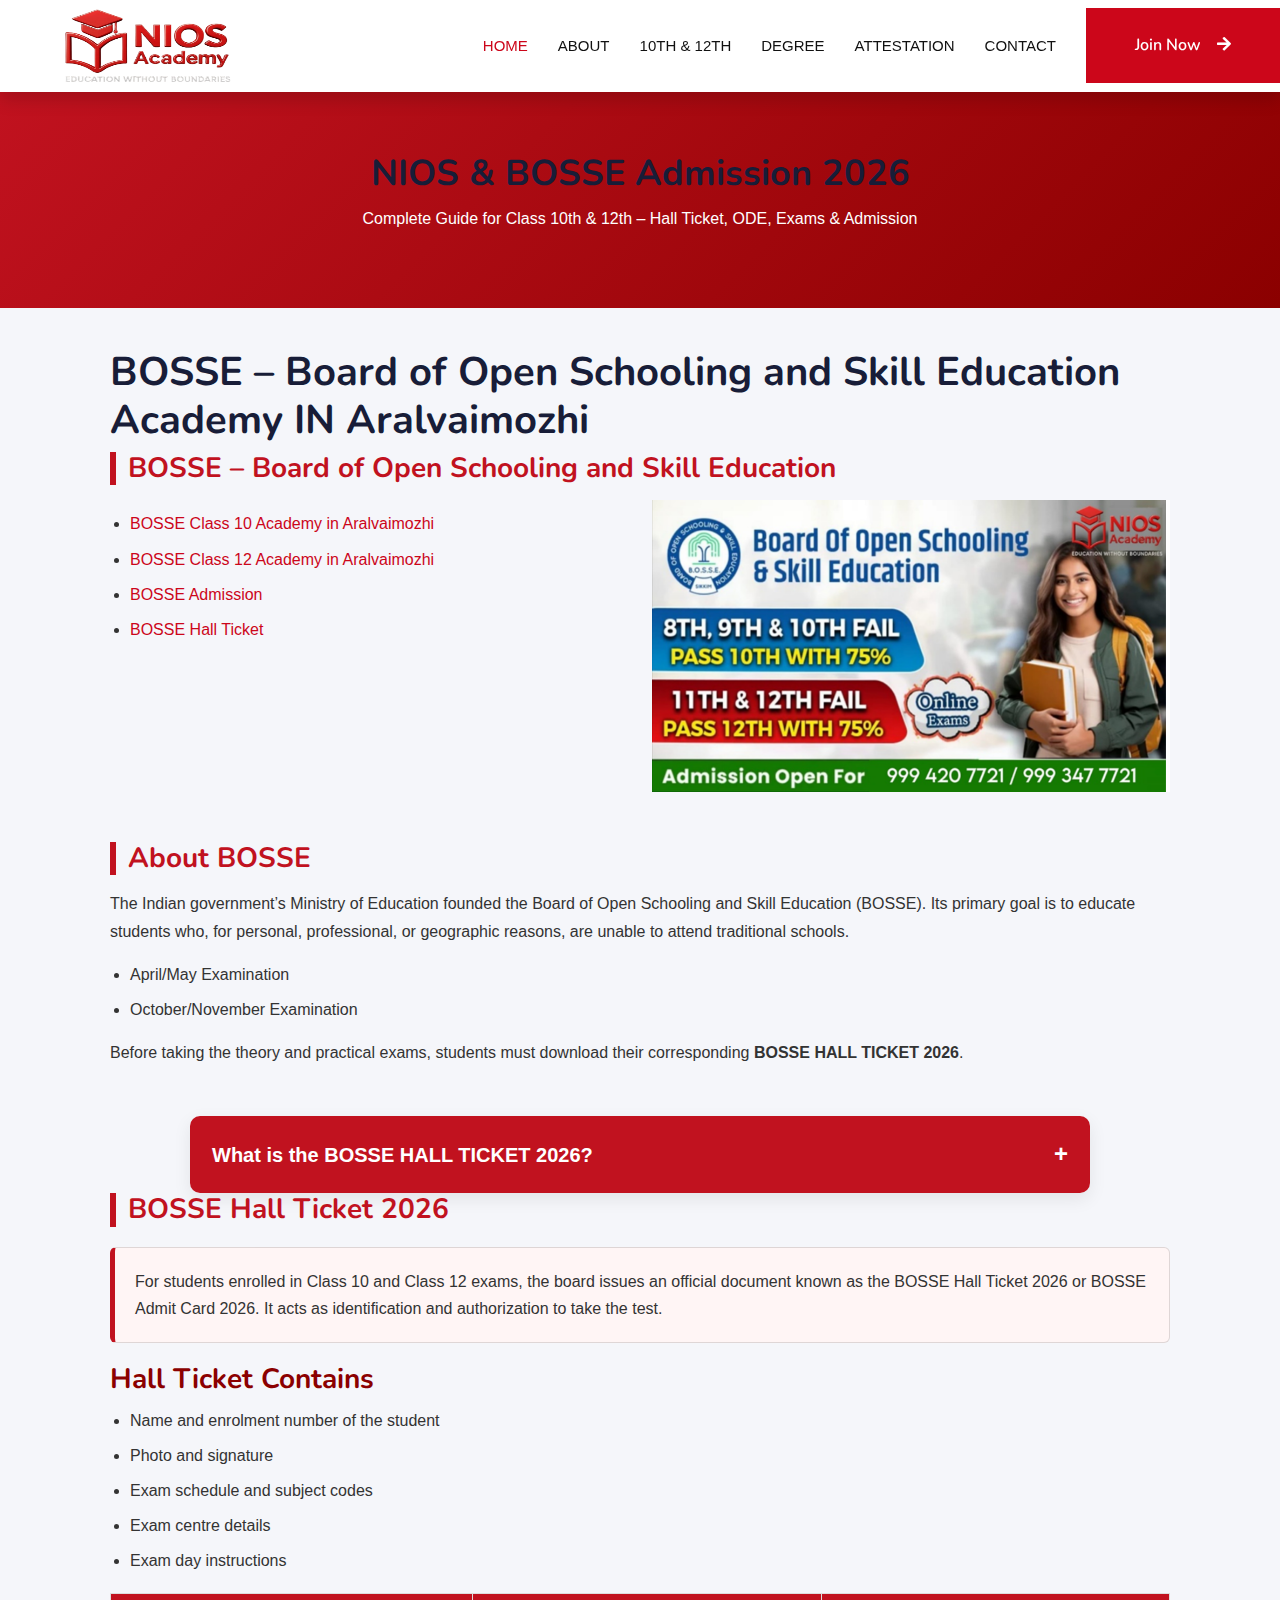
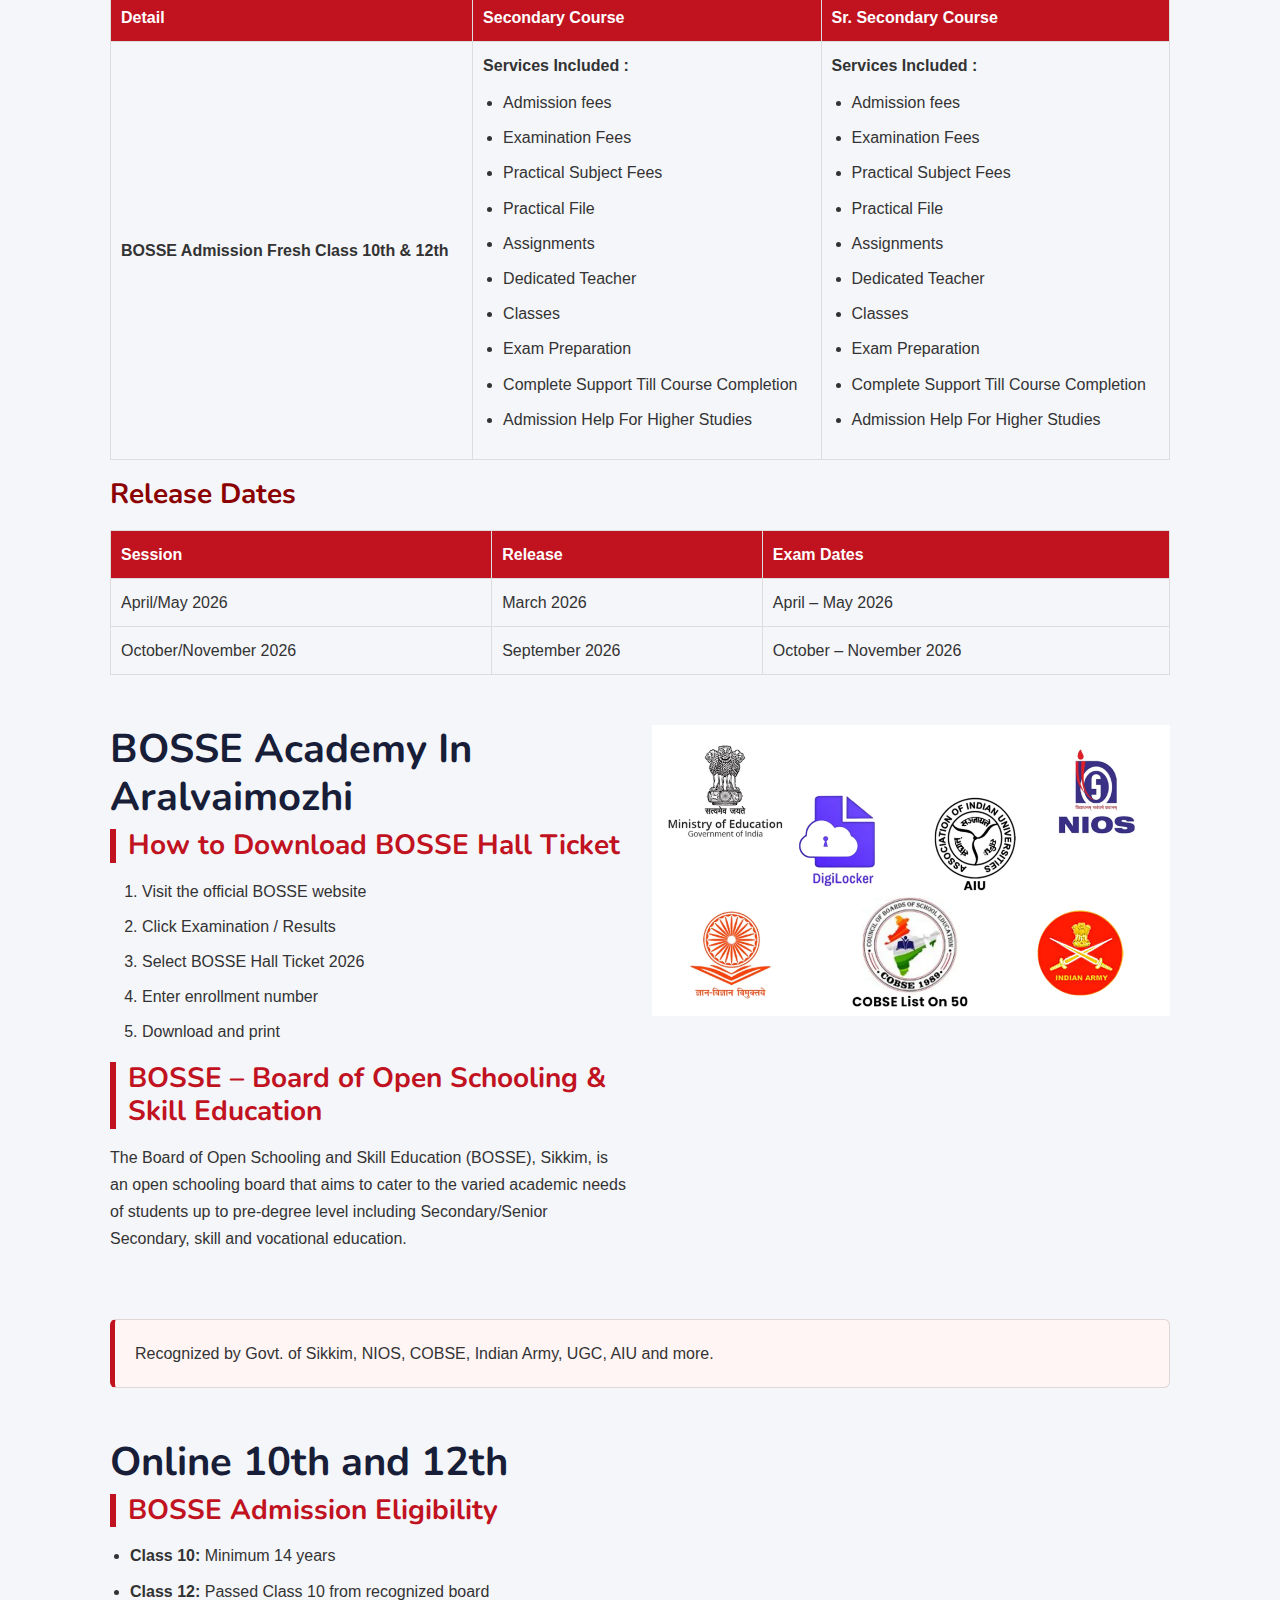
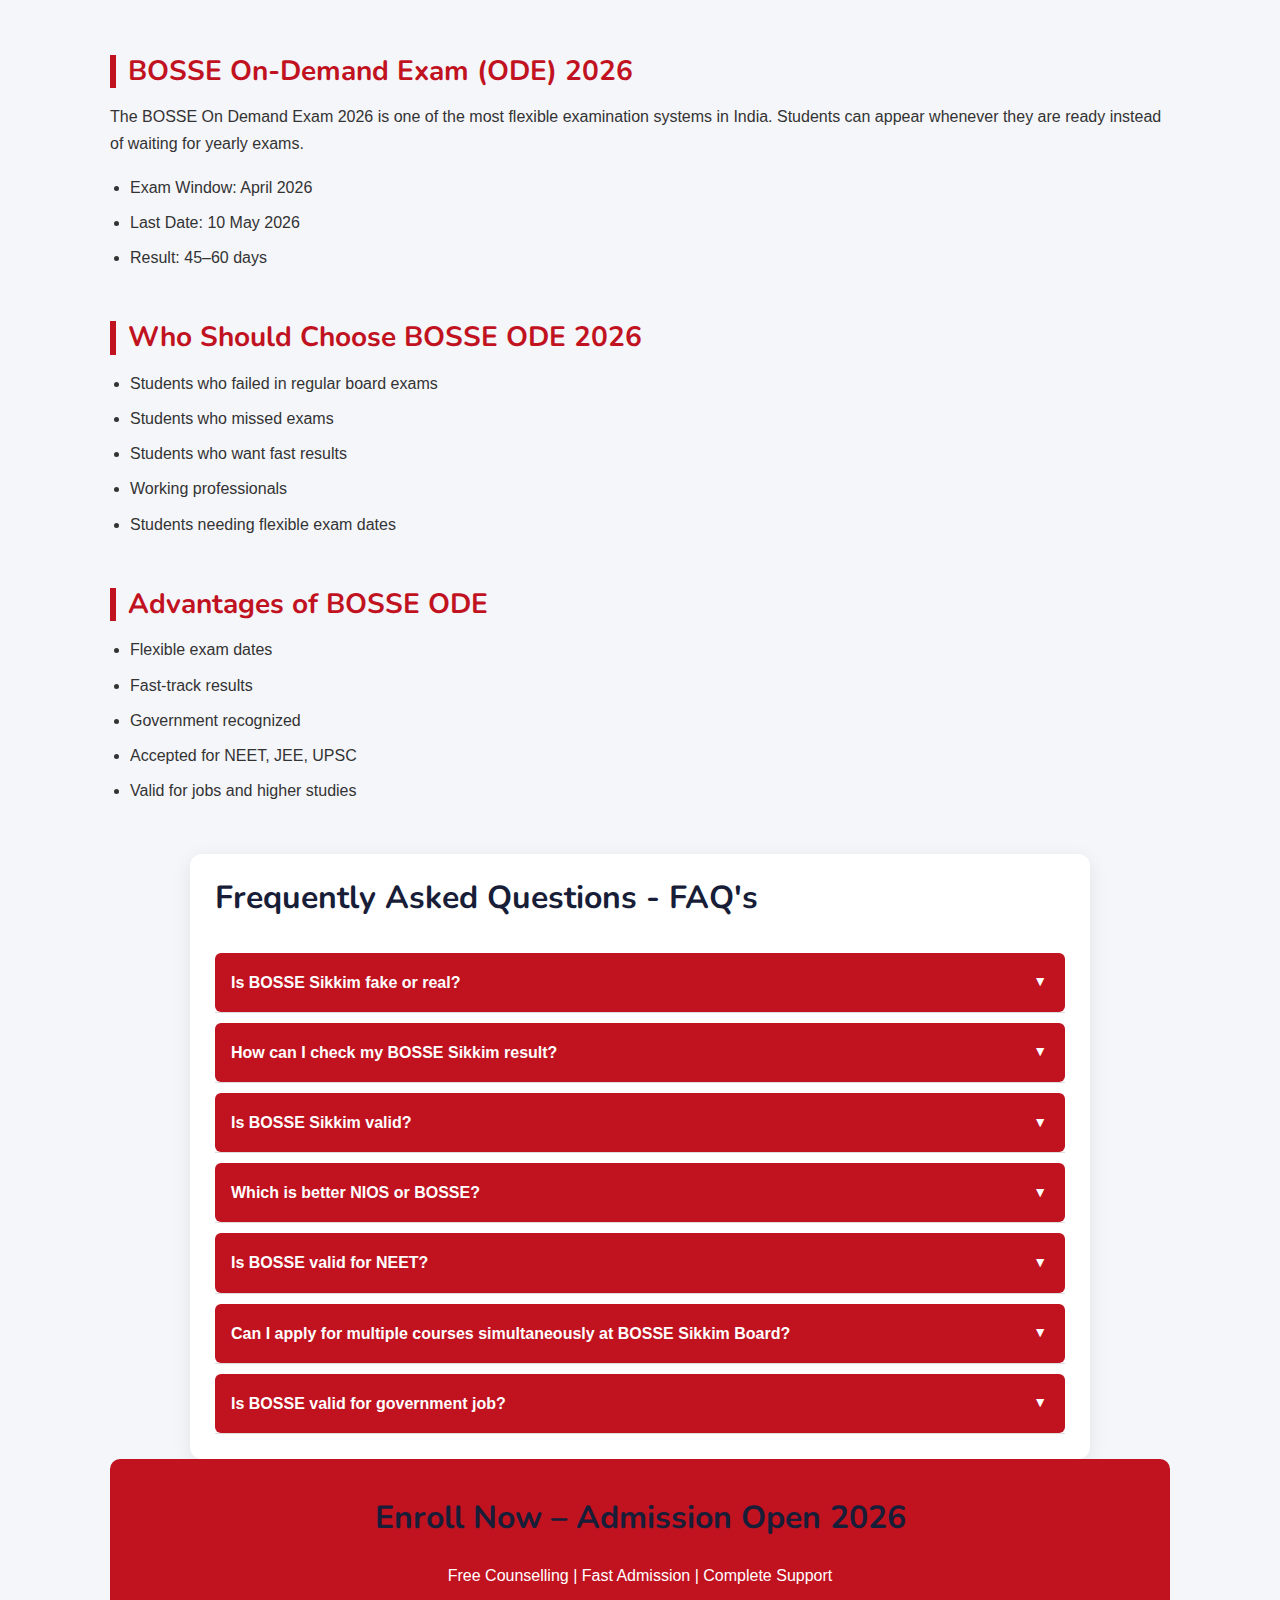
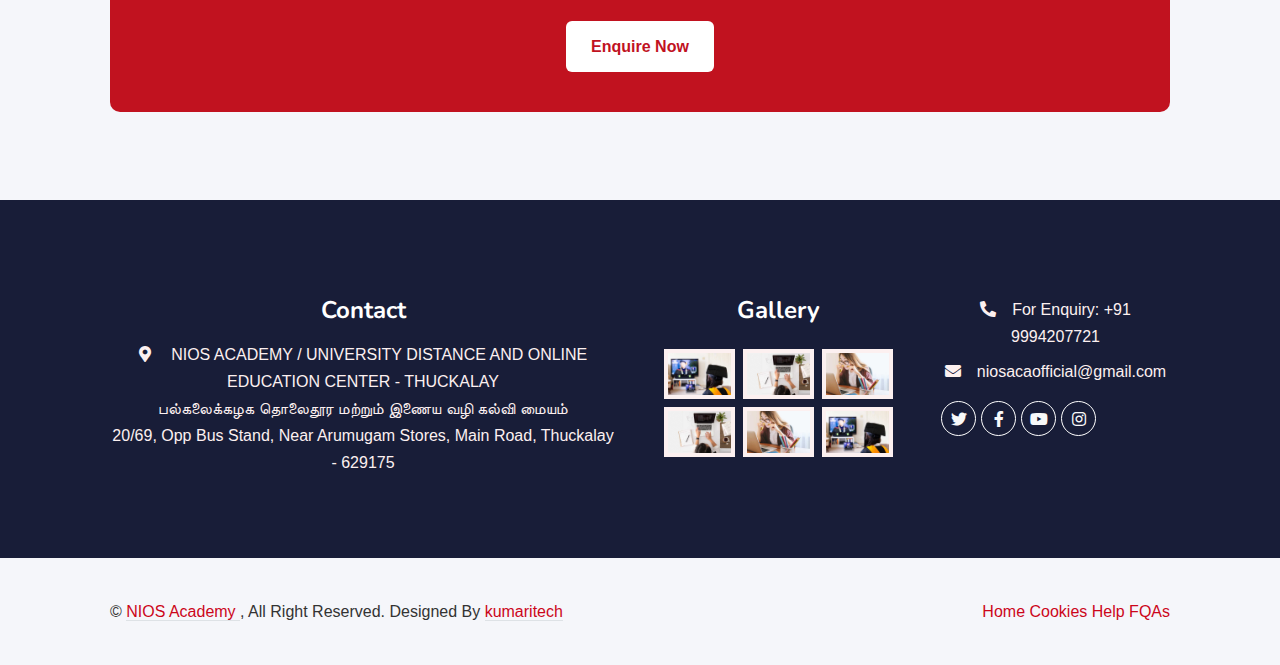
<file: bosse-academy-aralvaimozhi.html>
<!DOCTYPE html>
<html lang="en">
<head>
<meta charset="utf-8">
<meta name="viewport" content="width=device-width, initial-scale=1.0">
<title>NIOS & BOSSE Admission 2026 – Academy in Aralvaimozhi</title>

    <!-- Google Web Fonts -->
    <link rel="preconnect" href="https://fonts.googleapis.com">
    <link rel="preconnect" href="https://fonts.gstatic.com" crossorigin>
    <link href="https://fonts.googleapis.com/css2?family=Heebo:wght@400;500;600&family=Nunito:wght@600;700;800&display=swap" rel="stylesheet">

    <!-- Icon Font Stylesheet -->
    <link href="https://cdnjs.cloudflare.com/ajax/libs/font-awesome/5.10.0/css/all.min.css" rel="stylesheet">
    <link href="https://cdn.jsdelivr.net/npm/bootstrap-icons@1.4.1/font/bootstrap-icons.css" rel="stylesheet">

    <!-- Libraries Stylesheet -->
     
    <link href="lib/animate/animate.min.css" rel="stylesheet">
    <link href="lib/owlcarousel/assets/owl.carousel.min.css" rel="stylesheet">

    <!-- Customized Bootstrap Stylesheet -->
    <link href="css/bootstrap.min.css" rel="stylesheet">

    <!-- Template Stylesheet -->
    <link href="css/style.css" rel="stylesheet">

<style>
:root{
  --red:#c1121f;
  --dark:#111;
  --light:#f8f9fa;
}

*{
  margin:0;
  padding:0;
  box-sizing:border-box;
  font-family: 'Segoe UI', sans-serif;
}

body{
  background:#fff;
  color:#333;
  line-height:1.7;
}

/* ===== HEADER ===== */
.header{
  background:linear-gradient(135deg,var(--red),#8b0000);
  color:#fff;
  padding:60px 20px;
  text-align:center;
}

.header h1{
  font-size:36px;
  margin-bottom:10px;
}

.container{
  max-width:1100px;
  margin:auto;
  padding:40px 20px;
}

/* ===== SECTIONS ===== */
.section{
  margin-bottom:50px;
}

.section h2{
  color:var(--red);
  margin-bottom:15px;
  font-size:28px;
  border-left:6px solid var(--red);
  padding-left:12px;
}

.section h3{
  color:#8b0000;
  margin:18px 0 10px;
}

ul{
  padding-left:20px;
  margin-top:10px;
}

li{
  margin-bottom:8px;
}

/* ===== TABLE ===== */
table{
  width:100%;
  border-collapse:collapse;
  margin-top:20px;
}

th,td{
  border:1px solid #ddd;
  padding:12px;
  /* text-align:center; */
}

th{
  background:var(--red);
  color:#fff;
}

/* ===== CARD ===== */
.card{
  background:#fff5f5;
  border-left:5px solid var(--red);
  padding:20px;
  margin:20px 0;
  border-radius:6px;
}

/* ===== CTA ===== */
.cta{
  background:var(--red);
  color:#fff;
  text-align:center;
  padding:40px 20px;
  border-radius:10px;
}

.cta button{
  background:#fff;
  color:var(--red);
  border:none;
  padding:12px 25px;
  font-size:16px;
  border-radius:6px;
  cursor:pointer;
  margin-top:15px;
  font-weight:bold;
}

/* ===== FOOTER ===== */
.footer{
  background:#111;
  color:#bbb;
  text-align:center;
  padding:25px;
  margin-top:40px;
}

.footer span{
  color:var(--red);
  font-weight:bold;
}

/* ===== RESPONSIVE ===== */
@media(max-width:768px){
  .header h1{
    font-size:26px;
  }
}
</style>
<style>
:root{
  --red:#c1121f;
}

/* ===== BODY ===== */
body{
  font-family:Segoe UI, Arial, sans-serif;
  background:#f5f6fa;
  /* padding:40px 15px; */
}

/* ===== CONTAINER ===== */
.wrapper{
  max-width:900px;
  margin:auto;
}

/* ===== ACCORDION ===== */
.accordion{
  background:#fff;
  border-radius:10px;
  box-shadow:0 6px 18px rgba(0,0,0,0.08);
  overflow:hidden;
}

.accordion-header{
  background:var(--red);
  color:#fff;
  padding:18px 22px;
  cursor:pointer;
  font-size:20px;
  font-weight:600;
  display:flex;
  justify-content:space-between;
  align-items:center;
}

.accordion-header span{
  font-size:24px;
  transition:.3s;
}

.accordion-content{
  max-height:0;
  overflow:hidden;
  transition:max-height .4s ease;
  padding:0 22px;
}

.accordion-content.open{
  padding:22px;
}

/* ===== TEXT ===== */
.accordion-content p{
  margin-bottom:12px;
  line-height:1.6;
}

.accordion-content ul{
  padding-left:20px;
  margin:10px 0;
}

.accordion-content li{
  margin-bottom:6px;
}

/* ===== TABLE ===== */
table{
  width:100%;
  border-collapse:collapse;
  margin-top:18px;
}

th,td{
  border:1px solid #ddd;
  padding:10px;
  /* text-align:center; */
}

th{
  background:var(--red);
  color:#fff;
}

/* ===== MOBILE ===== */
@media(max-width:600px){
  .accordion-header{
    font-size:17px;
  }
}
</style>
<style>
  .faq-container{
    max-width:900px;
    margin:auto;
    background:#fff;
    padding:25px;
    border-radius:12px;
    box-shadow:0 5px 20px rgba(0,0,0,0.08);
}

h2{
    /* text-align:center; */
    margin-bottom:25px;
}

/* FAQ item */
.faq-item{
    border-bottom:1px solid #ddd;
}

/* Question button */
.faq-question{
    width:100%;
    text-align:left;
    padding:16px 50px 16px 16px;
    font-size:16px;
    font-weight:bold;
    background:var(--red);
    color:#fff;
    border:none;
    outline:none;
    cursor:pointer;
    transition:0.3s;
    border-radius:6px;
    margin-top:10px;
    position:relative;
}

/* Arrow icon */
.faq-question::after{
    content:"▼";
    position:absolute;
    right:18px;
    top:50%;
    transform:translateY(-50%) rotate(0deg);
    font-size:14px;
    transition:0.3s ease;
}

/* Rotate arrow when active */
.faq-question.active::after{
    transform:translateY(-50%) rotate(180deg);
}

.faq-question:hover{
    background:var(--red);
}

/* Answer */
.faq-answer{
    display:none;
    padding:15px;
    background:#f8f9fa;
    border-radius:0 0 6px 6px;
    line-height:1.6;
}

.faq-answer ul{
    margin:10px 0 0 18px;
}
</style>
</head>

<body>


<nav class="navbar navbar-expand-lg bg-white navbar-light shadow sticky-top p-20">
        <a href="index.html" class="navbar-brand d-flex align-items-center px-4 px-lg-5">
           <h2 class="m-0 text-primary">
                <img style="width: 200px; height: 80px;" src="./img/nios-logo.png" alt="">
            </h2>   
        </a>
        <button type="button" class="navbar-toggler me-4" data-bs-toggle="collapse" data-bs-target="#navbarCollapse">
            <span class="navbar-toggler-icon"></span>
        </button>
        <div class="collapse navbar-collapse" id="navbarCollapse">
            <div class="navbar-nav ms-auto p-4 p-lg-0">
                <a href="index.html" class="nav-item nav-link active">Home</a>
                <a href="about.html" class="nav-item nav-link ">About</a>
                <a href="./nios-thuckalay.html" class="nav-item nav-link ">10th & 12th </a>
                <a href="./online-distance-degee-in-thuckalay.html" class="nav-item nav-link ">DEGREE</a>
                <a href="./attestation-center-in-thuckalay.html" class="nav-item nav-link ">ATTESTATION</a>
               
                <!-- <a href="#" class="nav-item nav-link">About</a> -->
                <!-- <a href="" class="nav-item nav-link">Courses</a> -->
                <!-- <div class="nav-item dropdown">
                    <a href="#" class="nav-link dropdown-toggle" data-bs-toggle="dropdown">Courses</a>
                    <div class="dropdown-menu fade-down m-0">
                        <a href="https://www.stjosephinstitute.in/program.html" class="dropdown-item">10th / 12th 
           NIOS  BOSSE</a>
                        <a href="https://www.stjosephinstitute.in/program.html" class="dropdown-item">DEGREE UG / PG (Distance & Online)</a>
                        <a href="https://www.stjosephinstitute.in/program.html" class="dropdown-item">ATTESTATION</a>
                    </div>
                </div> -->
                <a href="contact.html" class="nav-item nav-link">Contact</a>
            </div>
            <a href="./contact.html" class="btn btn-primary py-4 px-lg-5 d-none d-lg-block">Join Now<i class="fa fa-arrow-right ms-3"></i></a>
        </div>
    </nav>
<!-- ================= HEADER ================= -->
<div class="header">
  <h1>NIOS & BOSSE Admission 2026</h1>
  <p>Complete Guide for Class 10th & 12th – Hall Ticket, ODE, Exams & Admission</p>
</div>

<div class="container">

<!-- ================= BOSSE LINKS ================= -->
<div class="section">
  <h1>BOSSE – Board of Open Schooling and Skill Education Academy IN Aralvaimozhi</h1>
  <h2>BOSSE – Board of Open Schooling and Skill Education</h2>
  <div class="row">

<div class="col-md-6">
  
  <ul>
  <li><a href="https://nios.eduaca.in/contact.html" target="_blank">BOSSE Class 10 Academy in Aralvaimozhi</a></li>
  <li><a href="https://nios.eduaca.in/contact.html" target="_blank">BOSSE Class 12 Academy in Aralvaimozhi</a></li>
  <li><a href="https://nios.eduaca.in/contact.html" target="_blank">BOSSE Admission</a></li>
  <li><a href="https://nios.eduaca.in/contact.html" target="_blank">BOSSE Hall Ticket</a></li>
  </ul>
</div>
<div class="col-md-6">
<img style="width: 100%;" src="./img/boss/banner.png" alt="">
</div>
  </div>

</div>

<!-- ================= ABOUT BOSSE ================= -->
<div class="section">
<h2>About BOSSE</h2>

<p>The Indian government’s Ministry of Education founded the Board of Open Schooling and Skill Education (BOSSE). Its primary goal is to educate students who, for personal, professional, or geographic reasons, are unable to attend traditional schools.</p>

<ul>
<li>April/May Examination</li>
<li>October/November Examination</li>
</ul>

<p>Before taking the theory and practical exams, students must download their corresponding <strong>BOSSE HALL TICKET 2026</strong>.</p>
</div>



<div class="wrapper">

  <div class="accordion">
    <div class="accordion-header" onclick="toggleAccordion(this)">
      What is the BOSSE HALL TICKET 2026?
      <span>+</span>
    </div>

    <div class="accordion-content">

      <p>• For students enrolled in Class 10 and Class 12 exams, the board issues an official document known as the BOSSE HALL TICKET 2026 or BOSSE ADMIT CARD 2026. It acts as identification and authorisation to take the test.</p>

      <p>• The following are important details about the BOSSE HALL TICKET 2026:</p>

      <ul>
        <li>Name and enrolment number of the student</li>
        <li>A picture and a signature</li>
        <li>Exam schedule and subject codes</li>
        <li>Name and address of the exam centre</li>
        <li>Guidelines for the day of the test</li>
        <li>April or October session</li>
      </ul>

      <p>• Students will not be permitted to enter the exam room without this hall pass. Therefore, downloading it on time is essential.</p>

      <h3 style="color:#c1121f;">Release Dates for BOSSE HALL TICKET 2026</h3>

      <p>The BOSSE hall ticket is usually released 15–20 days before the examination.</p>

   

    </div>
  </div>

</div>
   
<!-- ================= HALL TICKET ================= -->
<div class="section">
<h2>BOSSE Hall Ticket 2026</h2>

<div class="card">
For students enrolled in Class 10 and Class 12 exams, the board issues an official document known as the BOSSE Hall Ticket 2026 or BOSSE Admit Card 2026. It acts as identification and authorization to take the test.
</div>

<h3>Hall Ticket Contains</h3>
<ul>
<li>Name and enrolment number of the student</li>
<li>Photo and signature</li>
<li>Exam schedule and subject codes</li>
<li>Exam centre details</li>
<li>Exam day instructions</li>
</ul>

<table>
    <tr>
        <th>Detail</th>
        <th>Secondary Course</th>
        <th>Sr. Secondary Course</th>
    </tr>

    <tr>
        <td><strong>BOSSE Admission Fresh Class 10th & 12th</strong></td>

        <td>
            <strong>Services Included :</strong>
            <ul>
                <li>Admission fees</li>
                <li>Examination Fees</li>
                <li>Practical Subject Fees</li>
                <li>Practical File</li>
                <li>Assignments</li>
                <li>Dedicated Teacher</li>
                <li>Classes</li>
                <li>Exam Preparation</li>
                <li>Complete Support Till Course Completion</li>
                <li>Admission Help For Higher Studies</li>
            </ul>
        </td>

        <td>
            <strong>Services Included :</strong>
            <ul>
                <li>Admission fees</li>
                <li>Examination Fees</li>
                <li>Practical Subject Fees</li>
                <li>Practical File</li>
                <li>Assignments</li>
                <li>Dedicated Teacher</li>
                <li>Classes</li>
                <li>Exam Preparation</li>
                <li>Complete Support Till Course Completion</li>
                <li>Admission Help For Higher Studies</li>
            </ul>
        </td>
    </tr>
</table>

<h3>Release Dates</h3>
<table>
<tr>
<th>Session</th>
<th>Release</th>
<th>Exam Dates</th>
</tr>
<tr>
<td>April/May 2026</td>
<td>March 2026</td>
<td>April – May 2026</td>
</tr>
<tr>
<td>October/November 2026</td>
<td>September 2026</td>
<td>October – November 2026</td>
</tr>
</table>
</div>

<!-- ================= DOWNLOAD STEPS ================= -->
<div class="section">
  <div class="row">
    <div class="col-md-6">
      <h1>BOSSE Academy In Aralvaimozhi</h1>
      <h2>How to Download BOSSE Hall Ticket</h2>
<ol>
<li>Visit the official BOSSE website</li>
<li>Click Examination / Results</li>
<li>Select BOSSE Hall Ticket 2026</li>
<li>Enter enrollment number</li>
<li>Download and print</li>
</ol>
<h2>BOSSE – Board of Open Schooling & Skill Education</h2>

<p>The Board of Open Schooling and Skill Education (BOSSE), Sikkim, is an open schooling board that aims to cater to the varied academic needs of students up to pre-degree level including Secondary/Senior Secondary, skill and vocational education.</p>

    </div>
    <div class="col-md-6">
<img style="width: 100%;" src="./img/boss/gov-icon.png" alt="">
    </div>

  </div>

</div>

<!-- ================= BOSSE ================= -->
<div class="section">

<div class="card">
Recognized by Govt. of Sikkim, NIOS, COBSE, Indian Army, UGC, AIU and more.
</div>
</div>

<!-- ================= ELIGIBILITY ================= -->
<div class="section">
  <h1>Online 10th and 12th</h1>
<h2>BOSSE Admission Eligibility</h2>

<ul>
<li><strong>Class 10:</strong> Minimum 14 years</li>
<li><strong>Class 12:</strong> Passed Class 10 from recognized board</li>
</ul>
</div>

<!-- ================= ODE ================= -->
<div class="section">
<h2>BOSSE On-Demand Exam (ODE) 2026</h2>

<p>The BOSSE On Demand Exam 2026 is one of the most flexible examination systems in India. Students can appear whenever they are ready instead of waiting for yearly exams.</p>

<ul>
<li>Exam Window: April 2026</li>
<li>Last Date: 10 May 2026</li>
<li>Result: 45–60 days</li>
</ul>
</div>

<!-- ================= WHO SHOULD CHOOSE ================= -->
<div class="section">
<h2>Who Should Choose BOSSE ODE 2026</h2>

<ul>
<li>Students who failed in regular board exams</li>
<li>Students who missed exams</li>
<li>Students who want fast results</li>
<li>Working professionals</li>
<li>Students needing flexible exam dates</li>
</ul>
</div>

<!-- ================= ADVANTAGES ================= -->
<div class="section">
<h2>Advantages of BOSSE ODE</h2>

<ul>
<li>Flexible exam dates</li>
<li>Fast-track results</li>
<li>Government recognized</li>
<li>Accepted for NEET, JEE, UPSC</li>
<li>Valid for jobs and higher studies</li>
</ul>
</div>

<!-- ================= FAQ ================= -->
<div class="faq-container">
<h2>Frequently Asked Questions - FAQ's</h2>

<div class="faq-item">
<button class="faq-question">Is BOSSE Sikkim fake or real?</button>
<div class="faq-answer">
BOSSE Sikkim is 100% real because it is approved by the Government of Sikkim. AIU has granted equivalency status to BOSSE and recognized BOSSE’s certificates for further studies.
</div>
</div>

<div class="faq-item">
<button class="faq-question">How can I check my BOSSE Sikkim result?</button>
<div class="faq-answer">
You can easily check BOSSE Sikkim result on the official website by entering the enrollment number, date of birth and application number.
</div>
</div>

<div class="faq-item">
<button class="faq-question">Is BOSSE Sikkim valid?</button>
<div class="faq-answer">
Yes, BOSSE Sikkim is completely valid in India as well as abroad.
</div>
</div>

<div class="faq-item">
<button class="faq-question">Which is better NIOS or BOSSE?</button>
<div class="faq-answer">
Here’s why BOSSE might be a good choice:
<ul>
<li><strong>Flexibility:</strong> On-demand exam system lets students write exams when ready.</li>
<li><strong>Focus on Skill Development:</strong> Emphasizes vocational training alongside academics.</li>
<li><strong>Student Support:</strong> Career counseling, study materials, and special assistance.</li>
</ul>
</div>
</div>

<div class="faq-item">
<button class="faq-question">Is BOSSE valid for NEET?</button>
<div class="faq-answer">
Yes, BOSSE certificate is completely valid for competitive exams like NEET, JEE and UPSC.
</div>
</div>

<div class="faq-item">
<button class="faq-question">Can I apply for multiple courses simultaneously at BOSSE Sikkim Board?</button>
<div class="faq-answer">
Yes, at BOSSE Sikkim, you can apply for multiple courses simultaneously, including Secondary, Senior Secondary, and vocational courses.
</div>
</div>

<div class="faq-item">
<button class="faq-question">Is BOSSE valid for government job?</button>
<div class="faq-answer">
Yes, BOSSE is completely valid for government jobs. You can enroll in exams like UPSC, SSC, IBPS etc.
</div>
</div>

</div>
<div class="cta">
<h2>Enroll Now – Admission Open 2026</h2>
<p>Free Counselling | Fast Admission | Complete Support</p>
<button onclick="enquireNow()">Enquire Now</button>
</div>





<!-- ================= CTA ================= -->


</div>
<div class="container-fluid bg-dark text-light footer pt-5 mt-5 wow fadeIn" data-wow-delay="0.1s">
        <div class="container py-5">
            <div class="row g-5">
                <!-- <div class="col-lg-3 col-md-6">
                    <h4 class="text-white mb-3">Quick Link</h4>
                    <a class="btn btn-link" href="">About Us</a>
                    <a class="btn btn-link" href="">Contact Us</a>
                    <a class="btn btn-link" href="">Privacy Policy</a>
                    <a class="btn btn-link" href="">Terms & Condition</a>
                    <a class="btn btn-link" href="">FAQs & Help</a>
                </div> -->
                <div class="col-lg-6 col-md-6">
                    <h4 class="text-white mb-3">Contact</h4>
                    <p class="mb-2"><i class="fa fa-map-marker-alt me-3"></i>
                NIOS ACADEMY / UNIVERSITY DISTANCE AND ONLINE EDUCATION CENTER - THUCKALAY
                        <br>பல்கலைக்கழக தொலைதூர மற்றும் இணைய வழி கல்வி மையம் <br>

20/69,
Opp Bus Stand,
Near Arumugam Stores,
Main Road,
Thuckalay - 629175     
                    </p>
                   
                   
                   
                </div>
                <div class="col-lg-3 col-md-6">
                    <h4 class="text-white mb-3">Gallery</h4>
                    <div class="row g-2 pt-2">
                        <div class="col-4">
                            <img class="img-fluid bg-light p-1" src="img/course-1.jpg" alt="">
                        </div>
                        <div class="col-4">
                            <img class="img-fluid bg-light p-1" src="img/course-2.jpg" alt="">
                        </div>
                        <div class="col-4">
                            <img class="img-fluid bg-light p-1" src="img/course-3.jpg" alt="">
                        </div>
                        <div class="col-4">
                            <img class="img-fluid bg-light p-1" src="img/course-2.jpg" alt="">
                        </div>
                        <div class="col-4">
                            <img class="img-fluid bg-light p-1" src="img/course-3.jpg" alt="">
                        </div>
                        <div class="col-4">
                            <img class="img-fluid bg-light p-1" src="img/course-1.jpg" alt="">
                        </div>
                    </div>
                </div>
                <div class="col-lg-3 col-md-6">
                     <p class="mb-2"><i class="fa fa-phone-alt me-3"></i>For Enquiry: +91 9994207721 </p>
 <p class="mb-2"><i class="fa fa-envelope me-3"></i>niosacaofficial@gmail.com </p>
  <div class="d-flex pt-2">
                        <a class="btn btn-outline-light btn-social" href="https://www.facebook.com/niosacaofficial"><i class="fab fa-twitter"></i></a>
                        <a class="btn btn-outline-light btn-social" href="https://www.facebook.com/niosacaofficial"><i class="fab fa-facebook-f"></i></a>
                        <a class="btn btn-outline-light btn-social" href="https://youtube.com/@niosacaofficial"><i class="fab fa-youtube"></i></a>
                        <a class="btn btn-outline-light btn-social" href="https://www.instagram.com/niosacaofficial"><i class="fab fa-instagram"></i></a>
                    </div>

                    
                    </div>
                </div>
            </div>
        </div>

        <div class="container">
            <div class="copyright">
                <div class="row">
                    <div class="col-md-6 text-center text-md-start mb-3 mb-md-0">
                        &copy; <a class="border-bottom" href="#">NIOS Academy </a>, All Right Reserved.

                        <!--/*** This template is free as long as you keep the footer author’s credit link/attribution link/backlink. If you'd like to use the template without the footer author’s credit link/attribution link/backlink, you can purchase the Credit Removal License from "https://kumaritech.com/credit-removal". Thank you for your support. ***/-->
                        Designed By <a class="border-bottom" href="https://kumaritech.com">kumaritech</a><br>
                        
                    </div>
                    <div class="col-md-6 text-center text-md-end">
                        <div class="footer-menu">
                            <a href="">Home</a>
                            <a href="">Cookies</a>
                            <a href="">Help</a>
                            <a href="">FQAs</a>
                        </div>
                    </div>
                </div>
            </div>
        </div>

<!-- ================= FOOTER ================= -->


<script>
document.getElementById("year").innerText = new Date().getFullYear();

function enquireNow(){
  window.open("https://api.whatsapp.com/send?phone=919994207721","_blank");
}
</script>
<script>
function toggleAccordion(header){
  const content = header.nextElementSibling;
  const icon = header.querySelector("span");

  if(content.style.maxHeight){
    content.style.maxHeight = null;
    content.classList.remove("open");
    icon.innerText = "+";
  }else{
    content.style.maxHeight = content.scrollHeight + "px";
    content.classList.add("open");
    icon.innerText = "−";
  }
}
</script>
<script>
document.querySelectorAll(".faq-question").forEach(btn=>{
    btn.addEventListener("click", function(){
        const answer = this.nextElementSibling;

        document.querySelectorAll(".faq-answer").forEach(a=>{
            if(a !== answer) a.style.display="none";
        });

        answer.style.display = 
            answer.style.display === "block" ? "none" : "block";
    });
});
</script>

<script>
function toggleAccordion(header){
  const content = header.nextElementSibling;
  const icon = header.querySelector("span");

  if(content.style.maxHeight){
    content.style.maxHeight = null;
    content.classList.remove("open");
    icon.innerText = "+";
  }else{
    content.style.maxHeight = content.scrollHeight + "px";
    content.classList.add("open");
    icon.innerText = "−";
  }
}
</script>

</body>
</html>
</file>
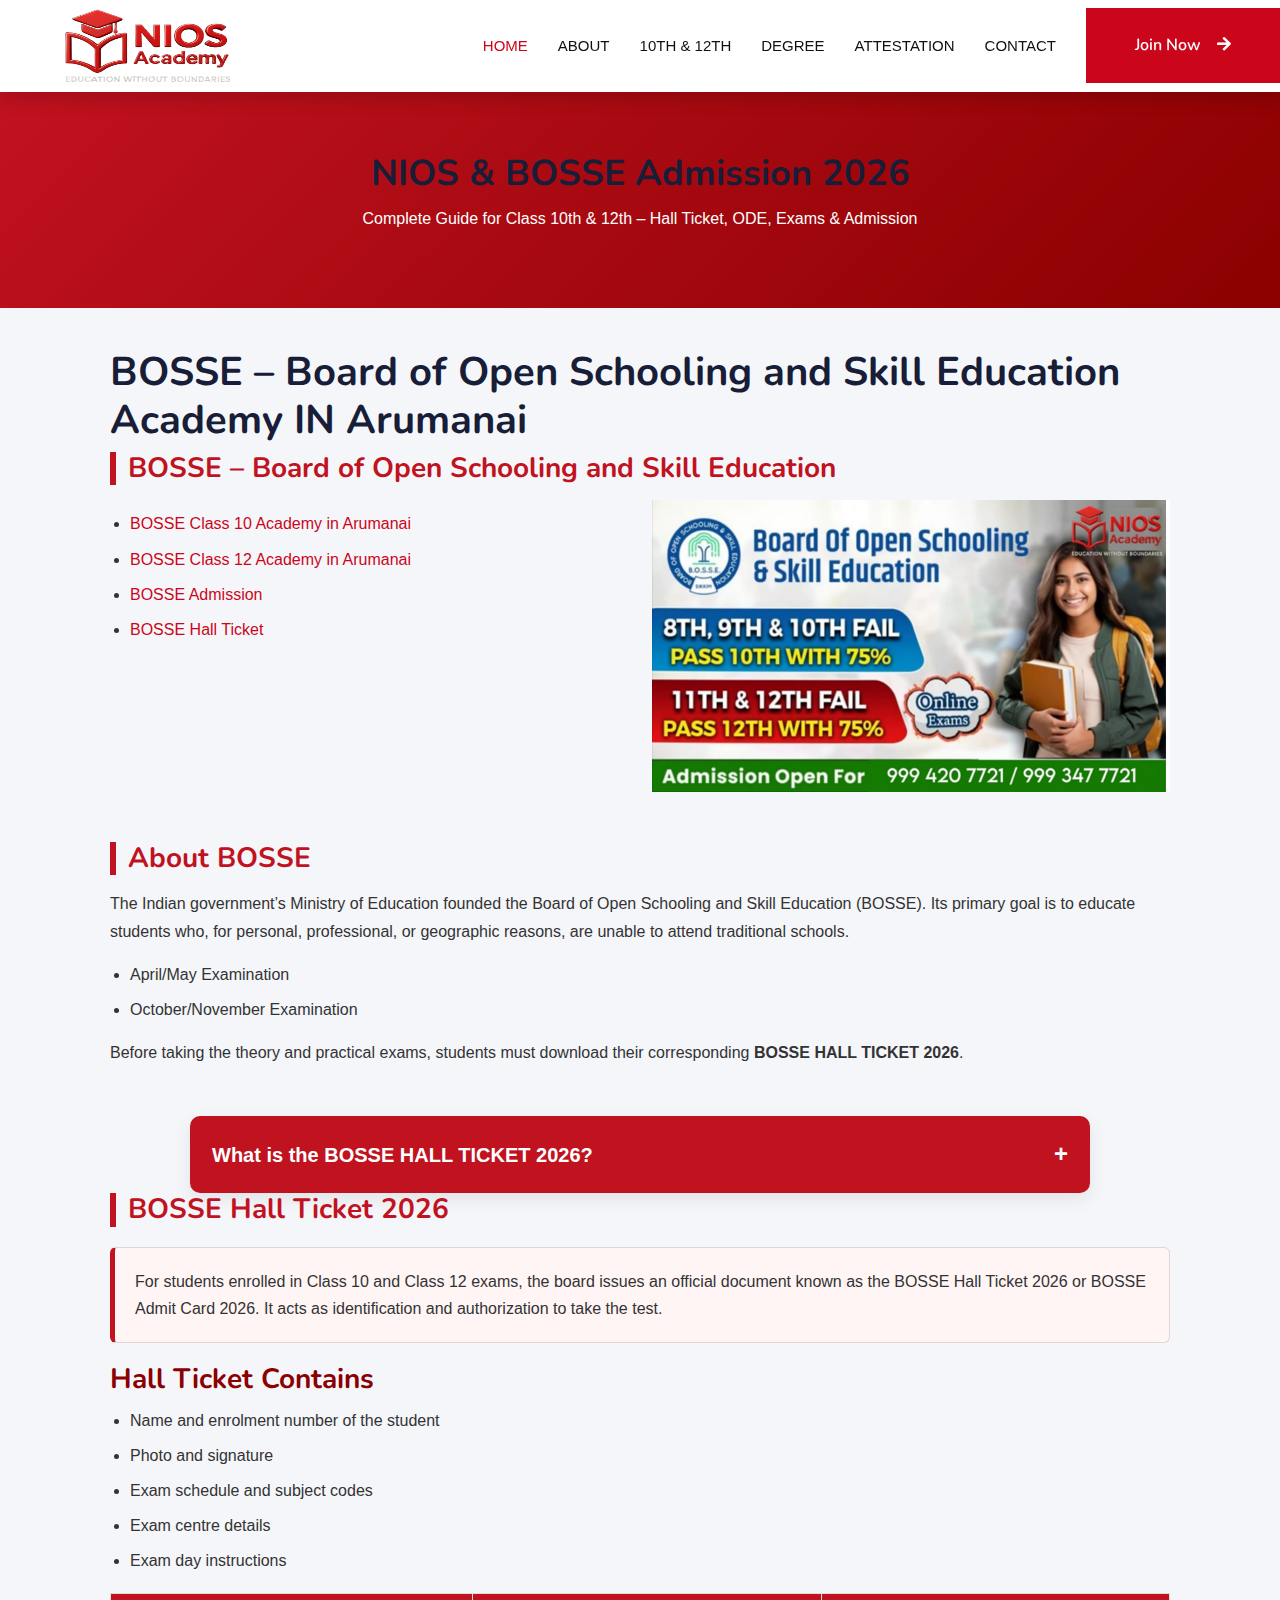
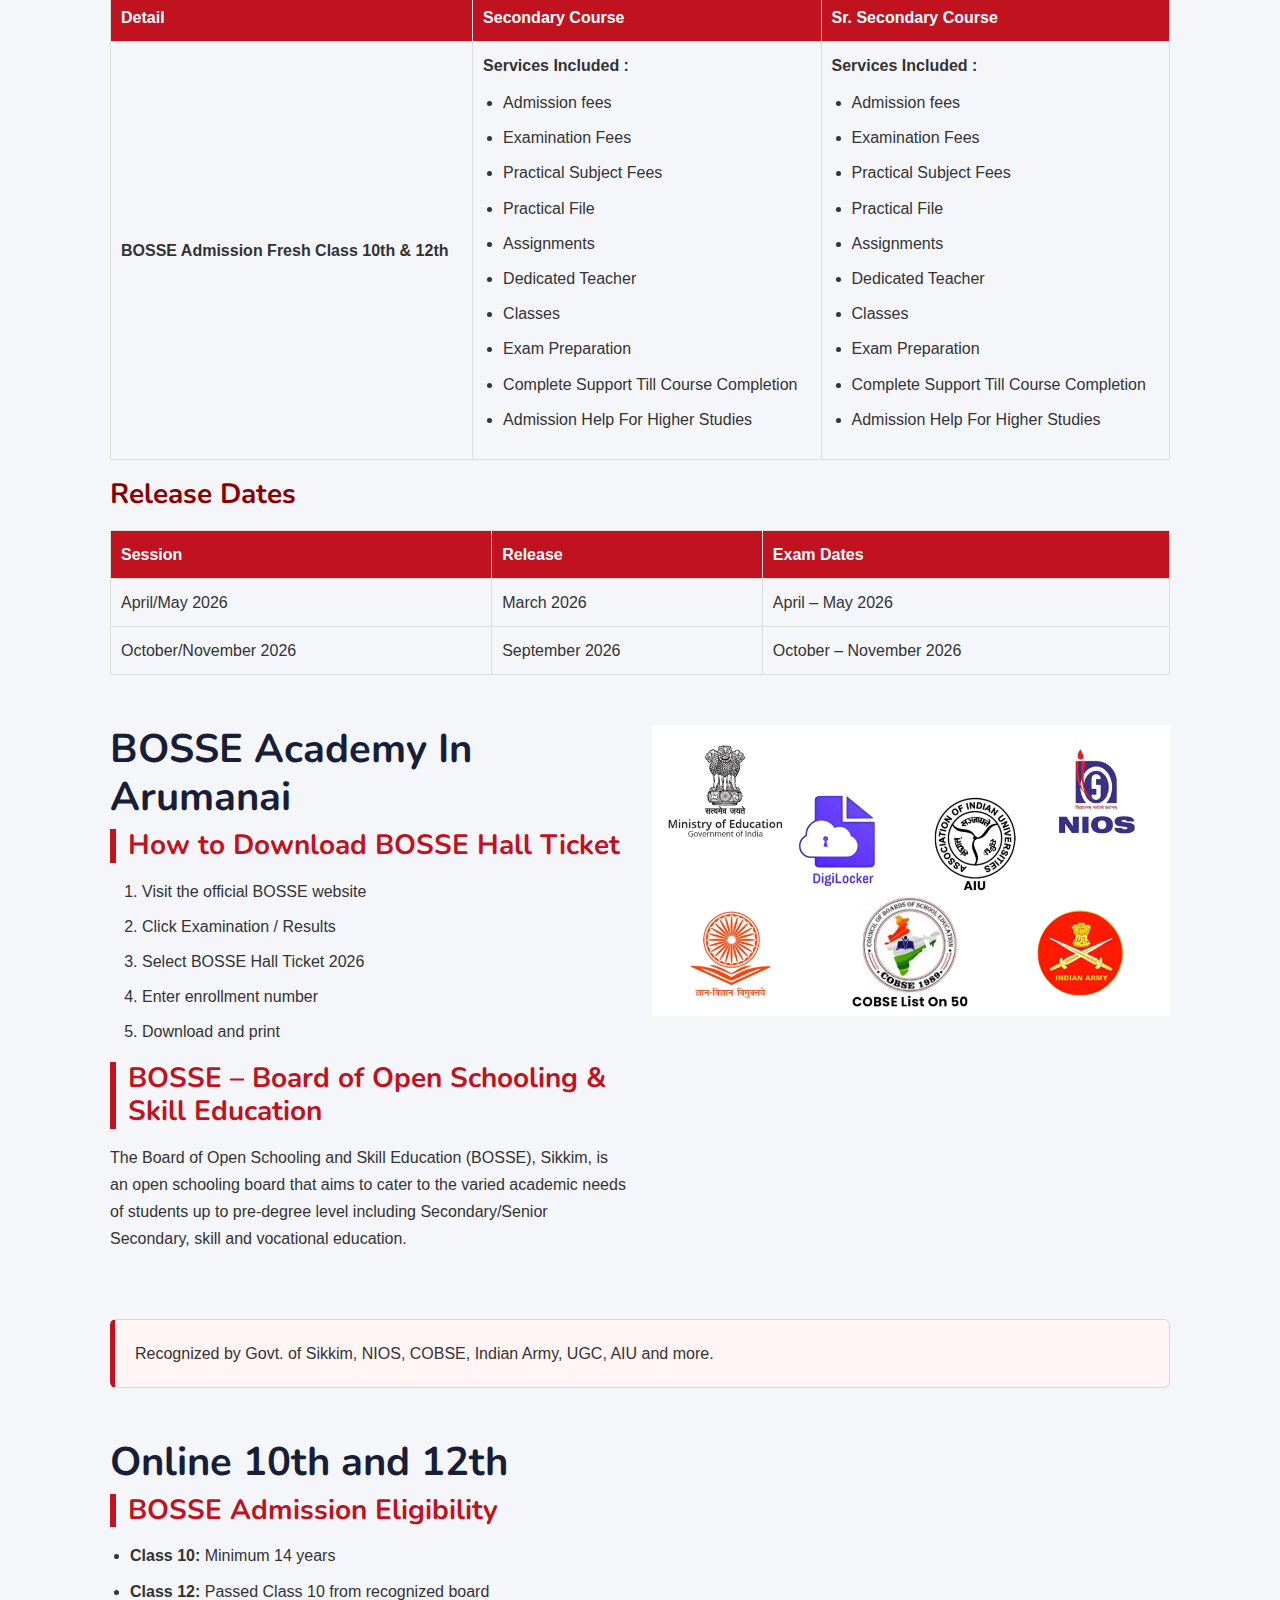
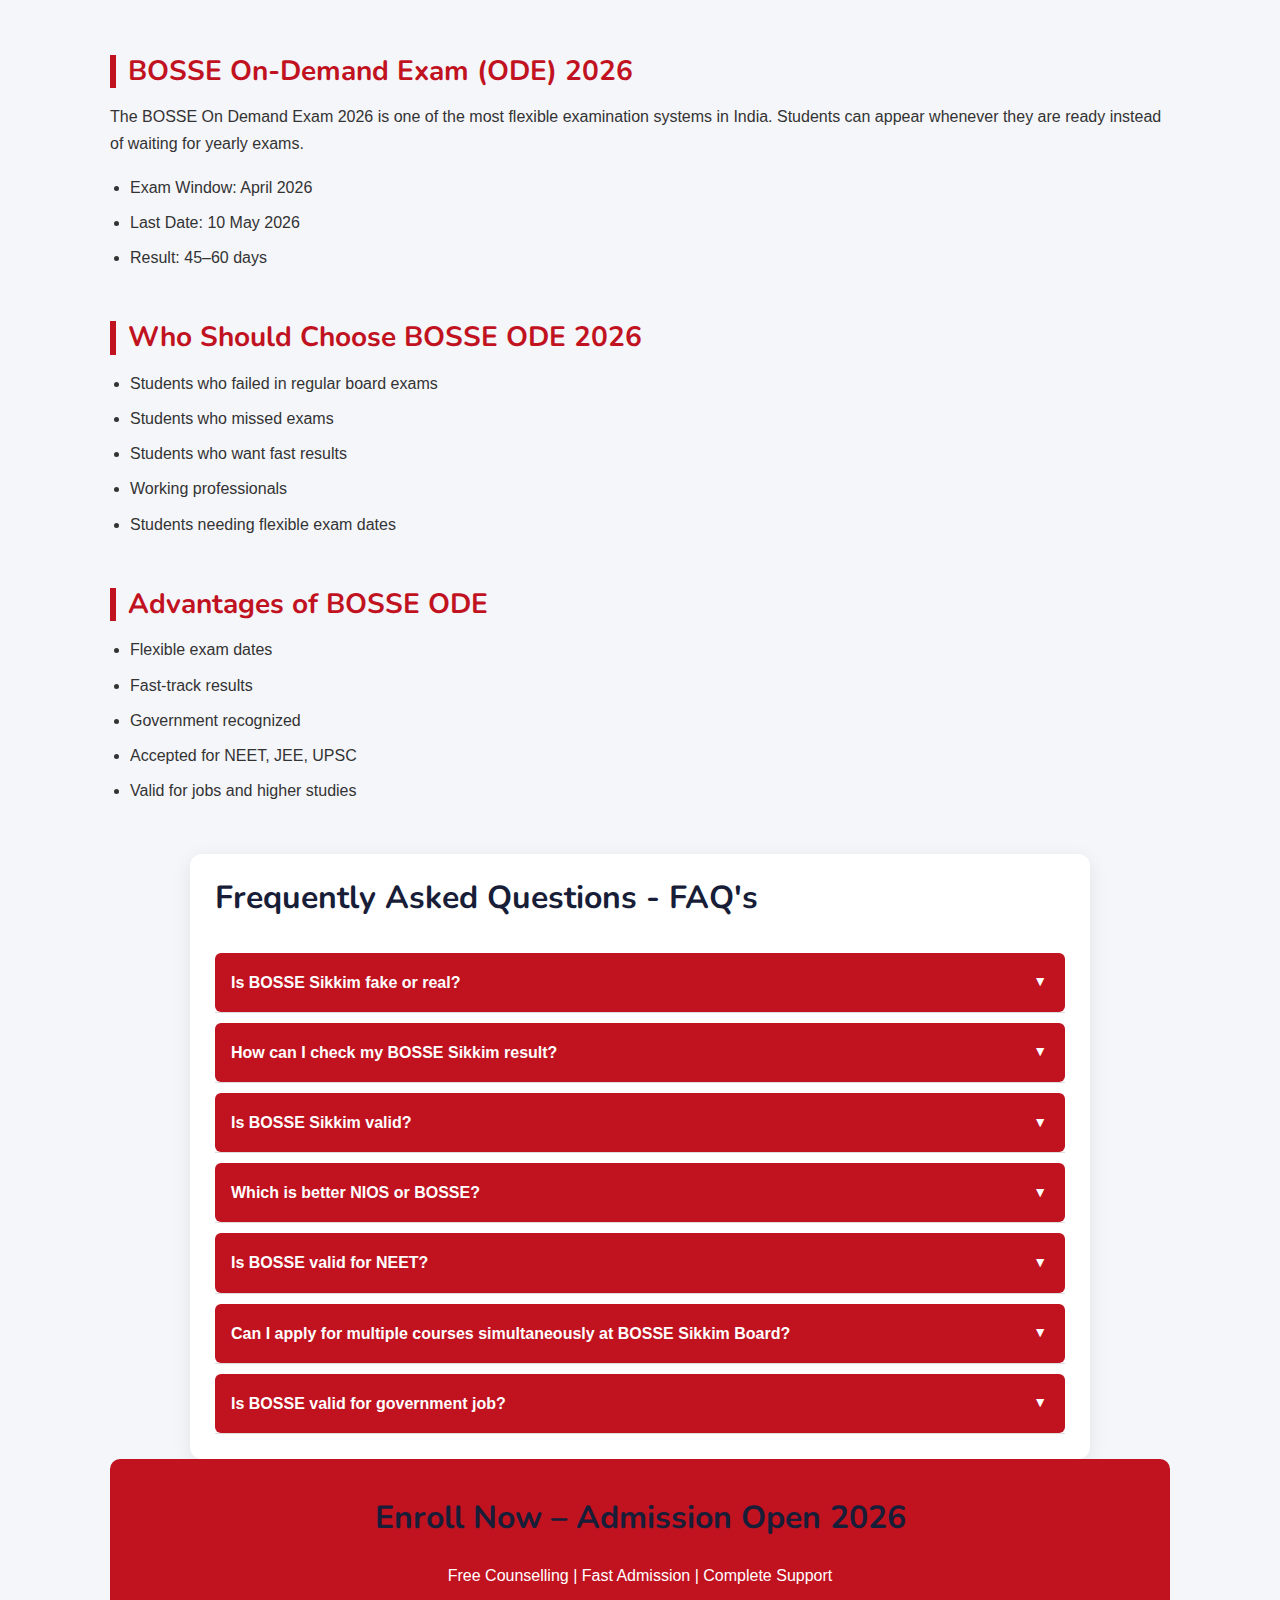
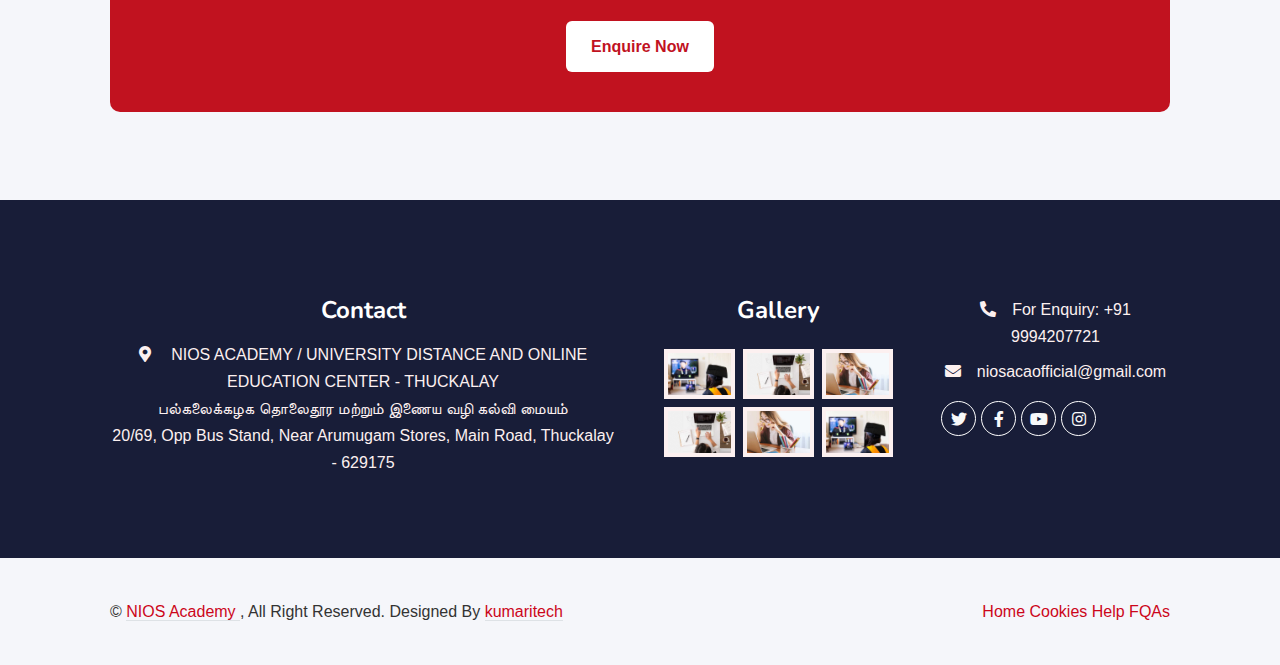
<file: bosse-academy-arumanai.html>
<!DOCTYPE html>
<html lang="en">
<head>
<meta charset="utf-8">
<meta name="viewport" content="width=device-width, initial-scale=1.0">
<title>NIOS & BOSSE Admission 2026 – Academy in Arumanai</title>

    <!-- Google Web Fonts -->
    <link rel="preconnect" href="https://fonts.googleapis.com">
    <link rel="preconnect" href="https://fonts.gstatic.com" crossorigin>
    <link href="https://fonts.googleapis.com/css2?family=Heebo:wght@400;500;600&family=Nunito:wght@600;700;800&display=swap" rel="stylesheet">

    <!-- Icon Font Stylesheet -->
    <link href="https://cdnjs.cloudflare.com/ajax/libs/font-awesome/5.10.0/css/all.min.css" rel="stylesheet">
    <link href="https://cdn.jsdelivr.net/npm/bootstrap-icons@1.4.1/font/bootstrap-icons.css" rel="stylesheet">

    <!-- Libraries Stylesheet -->
     
    <link href="lib/animate/animate.min.css" rel="stylesheet">
    <link href="lib/owlcarousel/assets/owl.carousel.min.css" rel="stylesheet">

    <!-- Customized Bootstrap Stylesheet -->
    <link href="css/bootstrap.min.css" rel="stylesheet">

    <!-- Template Stylesheet -->
    <link href="css/style.css" rel="stylesheet">

<style>
:root{
  --red:#c1121f;
  --dark:#111;
  --light:#f8f9fa;
}

*{
  margin:0;
  padding:0;
  box-sizing:border-box;
  font-family: 'Segoe UI', sans-serif;
}

body{
  background:#fff;
  color:#333;
  line-height:1.7;
}

/* ===== HEADER ===== */
.header{
  background:linear-gradient(135deg,var(--red),#8b0000);
  color:#fff;
  padding:60px 20px;
  text-align:center;
}

.header h1{
  font-size:36px;
  margin-bottom:10px;
}

.container{
  max-width:1100px;
  margin:auto;
  padding:40px 20px;
}

/* ===== SECTIONS ===== */
.section{
  margin-bottom:50px;
}

.section h2{
  color:var(--red);
  margin-bottom:15px;
  font-size:28px;
  border-left:6px solid var(--red);
  padding-left:12px;
}

.section h3{
  color:#8b0000;
  margin:18px 0 10px;
}

ul{
  padding-left:20px;
  margin-top:10px;
}

li{
  margin-bottom:8px;
}

/* ===== TABLE ===== */
table{
  width:100%;
  border-collapse:collapse;
  margin-top:20px;
}

th,td{
  border:1px solid #ddd;
  padding:12px;
  /* text-align:center; */
}

th{
  background:var(--red);
  color:#fff;
}

/* ===== CARD ===== */
.card{
  background:#fff5f5;
  border-left:5px solid var(--red);
  padding:20px;
  margin:20px 0;
  border-radius:6px;
}

/* ===== CTA ===== */
.cta{
  background:var(--red);
  color:#fff;
  text-align:center;
  padding:40px 20px;
  border-radius:10px;
}

.cta button{
  background:#fff;
  color:var(--red);
  border:none;
  padding:12px 25px;
  font-size:16px;
  border-radius:6px;
  cursor:pointer;
  margin-top:15px;
  font-weight:bold;
}

/* ===== FOOTER ===== */
.footer{
  background:#111;
  color:#bbb;
  text-align:center;
  padding:25px;
  margin-top:40px;
}

.footer span{
  color:var(--red);
  font-weight:bold;
}

/* ===== RESPONSIVE ===== */
@media(max-width:768px){
  .header h1{
    font-size:26px;
  }
}
</style>
<style>
:root{
  --red:#c1121f;
}

/* ===== BODY ===== */
body{
  font-family:Segoe UI, Arial, sans-serif;
  background:#f5f6fa;
  /* padding:40px 15px; */
}

/* ===== CONTAINER ===== */
.wrapper{
  max-width:900px;
  margin:auto;
}

/* ===== ACCORDION ===== */
.accordion{
  background:#fff;
  border-radius:10px;
  box-shadow:0 6px 18px rgba(0,0,0,0.08);
  overflow:hidden;
}

.accordion-header{
  background:var(--red);
  color:#fff;
  padding:18px 22px;
  cursor:pointer;
  font-size:20px;
  font-weight:600;
  display:flex;
  justify-content:space-between;
  align-items:center;
}

.accordion-header span{
  font-size:24px;
  transition:.3s;
}

.accordion-content{
  max-height:0;
  overflow:hidden;
  transition:max-height .4s ease;
  padding:0 22px;
}

.accordion-content.open{
  padding:22px;
}

/* ===== TEXT ===== */
.accordion-content p{
  margin-bottom:12px;
  line-height:1.6;
}

.accordion-content ul{
  padding-left:20px;
  margin:10px 0;
}

.accordion-content li{
  margin-bottom:6px;
}

/* ===== TABLE ===== */
table{
  width:100%;
  border-collapse:collapse;
  margin-top:18px;
}

th,td{
  border:1px solid #ddd;
  padding:10px;
  /* text-align:center; */
}

th{
  background:var(--red);
  color:#fff;
}

/* ===== MOBILE ===== */
@media(max-width:600px){
  .accordion-header{
    font-size:17px;
  }
}
</style>
<style>
  .faq-container{
    max-width:900px;
    margin:auto;
    background:#fff;
    padding:25px;
    border-radius:12px;
    box-shadow:0 5px 20px rgba(0,0,0,0.08);
}

h2{
    /* text-align:center; */
    margin-bottom:25px;
}

/* FAQ item */
.faq-item{
    border-bottom:1px solid #ddd;
}

/* Question button */
.faq-question{
    width:100%;
    text-align:left;
    padding:16px 50px 16px 16px;
    font-size:16px;
    font-weight:bold;
    background:var(--red);
    color:#fff;
    border:none;
    outline:none;
    cursor:pointer;
    transition:0.3s;
    border-radius:6px;
    margin-top:10px;
    position:relative;
}

/* Arrow icon */
.faq-question::after{
    content:"▼";
    position:absolute;
    right:18px;
    top:50%;
    transform:translateY(-50%) rotate(0deg);
    font-size:14px;
    transition:0.3s ease;
}

/* Rotate arrow when active */
.faq-question.active::after{
    transform:translateY(-50%) rotate(180deg);
}

.faq-question:hover{
    background:var(--red);
}

/* Answer */
.faq-answer{
    display:none;
    padding:15px;
    background:#f8f9fa;
    border-radius:0 0 6px 6px;
    line-height:1.6;
}

.faq-answer ul{
    margin:10px 0 0 18px;
}
</style>
</head>

<body>


<nav class="navbar navbar-expand-lg bg-white navbar-light shadow sticky-top p-20">
        <a href="index.html" class="navbar-brand d-flex align-items-center px-4 px-lg-5">
           <h2 class="m-0 text-primary">
                <img style="width: 200px; height: 80px;" src="./img/nios-logo.png" alt="">
            </h2>   
        </a>
        <button type="button" class="navbar-toggler me-4" data-bs-toggle="collapse" data-bs-target="#navbarCollapse">
            <span class="navbar-toggler-icon"></span>
        </button>
        <div class="collapse navbar-collapse" id="navbarCollapse">
            <div class="navbar-nav ms-auto p-4 p-lg-0">
                <a href="index.html" class="nav-item nav-link active">Home</a>
                <a href="about.html" class="nav-item nav-link ">About</a>
                <a href="./nios-thuckalay.html" class="nav-item nav-link ">10th & 12th </a>
                <a href="./online-distance-degee-in-thuckalay.html" class="nav-item nav-link ">DEGREE</a>
                <a href="./attestation-center-in-thuckalay.html" class="nav-item nav-link ">ATTESTATION</a>
               
                <!-- <a href="#" class="nav-item nav-link">About</a> -->
                <!-- <a href="" class="nav-item nav-link">Courses</a> -->
                <!-- <div class="nav-item dropdown">
                    <a href="#" class="nav-link dropdown-toggle" data-bs-toggle="dropdown">Courses</a>
                    <div class="dropdown-menu fade-down m-0">
                        <a href="https://www.stjosephinstitute.in/program.html" class="dropdown-item">10th / 12th 
           NIOS  BOSSE</a>
                        <a href="https://www.stjosephinstitute.in/program.html" class="dropdown-item">DEGREE UG / PG (Distance & Online)</a>
                        <a href="https://www.stjosephinstitute.in/program.html" class="dropdown-item">ATTESTATION</a>
                    </div>
                </div> -->
                <a href="contact.html" class="nav-item nav-link">Contact</a>
            </div>
            <a href="./contact.html" class="btn btn-primary py-4 px-lg-5 d-none d-lg-block">Join Now<i class="fa fa-arrow-right ms-3"></i></a>
        </div>
    </nav>
<!-- ================= HEADER ================= -->
<div class="header">
  <h1>NIOS & BOSSE Admission 2026</h1>
  <p>Complete Guide for Class 10th & 12th – Hall Ticket, ODE, Exams & Admission</p>
</div>

<div class="container">

<!-- ================= BOSSE LINKS ================= -->
<div class="section">
  <h1>BOSSE – Board of Open Schooling and Skill Education Academy IN Arumanai</h1>
  <h2>BOSSE – Board of Open Schooling and Skill Education</h2>
  <div class="row">

<div class="col-md-6">
  
  <ul>
  <li><a href="https://nios.eduaca.in/contact.html" target="_blank">BOSSE Class 10 Academy in Arumanai</a></li>
  <li><a href="https://nios.eduaca.in/contact.html" target="_blank">BOSSE Class 12 Academy in Arumanai</a></li>
  <li><a href="https://nios.eduaca.in/contact.html" target="_blank">BOSSE Admission</a></li>
  <li><a href="https://nios.eduaca.in/contact.html" target="_blank">BOSSE Hall Ticket</a></li>
  </ul>
</div>
<div class="col-md-6">
<img style="width: 100%;" src="./img/boss/banner.png" alt="">
</div>
  </div>

</div>

<!-- ================= ABOUT BOSSE ================= -->
<div class="section">
<h2>About BOSSE</h2>

<p>The Indian government’s Ministry of Education founded the Board of Open Schooling and Skill Education (BOSSE). Its primary goal is to educate students who, for personal, professional, or geographic reasons, are unable to attend traditional schools.</p>

<ul>
<li>April/May Examination</li>
<li>October/November Examination</li>
</ul>

<p>Before taking the theory and practical exams, students must download their corresponding <strong>BOSSE HALL TICKET 2026</strong>.</p>
</div>



<div class="wrapper">

  <div class="accordion">
    <div class="accordion-header" onclick="toggleAccordion(this)">
      What is the BOSSE HALL TICKET 2026?
      <span>+</span>
    </div>

    <div class="accordion-content">

      <p>• For students enrolled in Class 10 and Class 12 exams, the board issues an official document known as the BOSSE HALL TICKET 2026 or BOSSE ADMIT CARD 2026. It acts as identification and authorisation to take the test.</p>

      <p>• The following are important details about the BOSSE HALL TICKET 2026:</p>

      <ul>
        <li>Name and enrolment number of the student</li>
        <li>A picture and a signature</li>
        <li>Exam schedule and subject codes</li>
        <li>Name and address of the exam centre</li>
        <li>Guidelines for the day of the test</li>
        <li>April or October session</li>
      </ul>

      <p>• Students will not be permitted to enter the exam room without this hall pass. Therefore, downloading it on time is essential.</p>

      <h3 style="color:#c1121f;">Release Dates for BOSSE HALL TICKET 2026</h3>

      <p>The BOSSE hall ticket is usually released 15–20 days before the examination.</p>

   

    </div>
  </div>

</div>
   
<!-- ================= HALL TICKET ================= -->
<div class="section">
<h2>BOSSE Hall Ticket 2026</h2>

<div class="card">
For students enrolled in Class 10 and Class 12 exams, the board issues an official document known as the BOSSE Hall Ticket 2026 or BOSSE Admit Card 2026. It acts as identification and authorization to take the test.
</div>

<h3>Hall Ticket Contains</h3>
<ul>
<li>Name and enrolment number of the student</li>
<li>Photo and signature</li>
<li>Exam schedule and subject codes</li>
<li>Exam centre details</li>
<li>Exam day instructions</li>
</ul>

<table>
    <tr>
        <th>Detail</th>
        <th>Secondary Course</th>
        <th>Sr. Secondary Course</th>
    </tr>

    <tr>
        <td><strong>BOSSE Admission Fresh Class 10th & 12th</strong></td>

        <td>
            <strong>Services Included :</strong>
            <ul>
                <li>Admission fees</li>
                <li>Examination Fees</li>
                <li>Practical Subject Fees</li>
                <li>Practical File</li>
                <li>Assignments</li>
                <li>Dedicated Teacher</li>
                <li>Classes</li>
                <li>Exam Preparation</li>
                <li>Complete Support Till Course Completion</li>
                <li>Admission Help For Higher Studies</li>
            </ul>
        </td>

        <td>
            <strong>Services Included :</strong>
            <ul>
                <li>Admission fees</li>
                <li>Examination Fees</li>
                <li>Practical Subject Fees</li>
                <li>Practical File</li>
                <li>Assignments</li>
                <li>Dedicated Teacher</li>
                <li>Classes</li>
                <li>Exam Preparation</li>
                <li>Complete Support Till Course Completion</li>
                <li>Admission Help For Higher Studies</li>
            </ul>
        </td>
    </tr>
</table>

<h3>Release Dates</h3>
<table>
<tr>
<th>Session</th>
<th>Release</th>
<th>Exam Dates</th>
</tr>
<tr>
<td>April/May 2026</td>
<td>March 2026</td>
<td>April – May 2026</td>
</tr>
<tr>
<td>October/November 2026</td>
<td>September 2026</td>
<td>October – November 2026</td>
</tr>
</table>
</div>

<!-- ================= DOWNLOAD STEPS ================= -->
<div class="section">
  <div class="row">
    <div class="col-md-6">
      <h1>BOSSE Academy In Arumanai</h1>
      <h2>How to Download BOSSE Hall Ticket</h2>
<ol>
<li>Visit the official BOSSE website</li>
<li>Click Examination / Results</li>
<li>Select BOSSE Hall Ticket 2026</li>
<li>Enter enrollment number</li>
<li>Download and print</li>
</ol>
<h2>BOSSE – Board of Open Schooling & Skill Education</h2>

<p>The Board of Open Schooling and Skill Education (BOSSE), Sikkim, is an open schooling board that aims to cater to the varied academic needs of students up to pre-degree level including Secondary/Senior Secondary, skill and vocational education.</p>

    </div>
    <div class="col-md-6">
<img style="width: 100%;" src="./img/boss/gov-icon.png" alt="">
    </div>

  </div>

</div>

<!-- ================= BOSSE ================= -->
<div class="section">

<div class="card">
Recognized by Govt. of Sikkim, NIOS, COBSE, Indian Army, UGC, AIU and more.
</div>
</div>

<!-- ================= ELIGIBILITY ================= -->
<div class="section">
  <h1>Online 10th and 12th</h1>
<h2>BOSSE Admission Eligibility</h2>

<ul>
<li><strong>Class 10:</strong> Minimum 14 years</li>
<li><strong>Class 12:</strong> Passed Class 10 from recognized board</li>
</ul>
</div>

<!-- ================= ODE ================= -->
<div class="section">
<h2>BOSSE On-Demand Exam (ODE) 2026</h2>

<p>The BOSSE On Demand Exam 2026 is one of the most flexible examination systems in India. Students can appear whenever they are ready instead of waiting for yearly exams.</p>

<ul>
<li>Exam Window: April 2026</li>
<li>Last Date: 10 May 2026</li>
<li>Result: 45–60 days</li>
</ul>
</div>

<!-- ================= WHO SHOULD CHOOSE ================= -->
<div class="section">
<h2>Who Should Choose BOSSE ODE 2026</h2>

<ul>
<li>Students who failed in regular board exams</li>
<li>Students who missed exams</li>
<li>Students who want fast results</li>
<li>Working professionals</li>
<li>Students needing flexible exam dates</li>
</ul>
</div>

<!-- ================= ADVANTAGES ================= -->
<div class="section">
<h2>Advantages of BOSSE ODE</h2>

<ul>
<li>Flexible exam dates</li>
<li>Fast-track results</li>
<li>Government recognized</li>
<li>Accepted for NEET, JEE, UPSC</li>
<li>Valid for jobs and higher studies</li>
</ul>
</div>

<!-- ================= FAQ ================= -->
<div class="faq-container">
<h2>Frequently Asked Questions - FAQ's</h2>

<div class="faq-item">
<button class="faq-question">Is BOSSE Sikkim fake or real?</button>
<div class="faq-answer">
BOSSE Sikkim is 100% real because it is approved by the Government of Sikkim. AIU has granted equivalency status to BOSSE and recognized BOSSE’s certificates for further studies.
</div>
</div>

<div class="faq-item">
<button class="faq-question">How can I check my BOSSE Sikkim result?</button>
<div class="faq-answer">
You can easily check BOSSE Sikkim result on the official website by entering the enrollment number, date of birth and application number.
</div>
</div>

<div class="faq-item">
<button class="faq-question">Is BOSSE Sikkim valid?</button>
<div class="faq-answer">
Yes, BOSSE Sikkim is completely valid in India as well as abroad.
</div>
</div>

<div class="faq-item">
<button class="faq-question">Which is better NIOS or BOSSE?</button>
<div class="faq-answer">
Here’s why BOSSE might be a good choice:
<ul>
<li><strong>Flexibility:</strong> On-demand exam system lets students write exams when ready.</li>
<li><strong>Focus on Skill Development:</strong> Emphasizes vocational training alongside academics.</li>
<li><strong>Student Support:</strong> Career counseling, study materials, and special assistance.</li>
</ul>
</div>
</div>

<div class="faq-item">
<button class="faq-question">Is BOSSE valid for NEET?</button>
<div class="faq-answer">
Yes, BOSSE certificate is completely valid for competitive exams like NEET, JEE and UPSC.
</div>
</div>

<div class="faq-item">
<button class="faq-question">Can I apply for multiple courses simultaneously at BOSSE Sikkim Board?</button>
<div class="faq-answer">
Yes, at BOSSE Sikkim, you can apply for multiple courses simultaneously, including Secondary, Senior Secondary, and vocational courses.
</div>
</div>

<div class="faq-item">
<button class="faq-question">Is BOSSE valid for government job?</button>
<div class="faq-answer">
Yes, BOSSE is completely valid for government jobs. You can enroll in exams like UPSC, SSC, IBPS etc.
</div>
</div>

</div>
<div class="cta">
<h2>Enroll Now – Admission Open 2026</h2>
<p>Free Counselling | Fast Admission | Complete Support</p>
<button onclick="enquireNow()">Enquire Now</button>
</div>





<!-- ================= CTA ================= -->


</div>
<div class="container-fluid bg-dark text-light footer pt-5 mt-5 wow fadeIn" data-wow-delay="0.1s">
        <div class="container py-5">
            <div class="row g-5">
                <!-- <div class="col-lg-3 col-md-6">
                    <h4 class="text-white mb-3">Quick Link</h4>
                    <a class="btn btn-link" href="">About Us</a>
                    <a class="btn btn-link" href="">Contact Us</a>
                    <a class="btn btn-link" href="">Privacy Policy</a>
                    <a class="btn btn-link" href="">Terms & Condition</a>
                    <a class="btn btn-link" href="">FAQs & Help</a>
                </div> -->
                <div class="col-lg-6 col-md-6">
                    <h4 class="text-white mb-3">Contact</h4>
                    <p class="mb-2"><i class="fa fa-map-marker-alt me-3"></i>
                NIOS ACADEMY / UNIVERSITY DISTANCE AND ONLINE EDUCATION CENTER - THUCKALAY
                        <br>பல்கலைக்கழக தொலைதூர மற்றும் இணைய வழி கல்வி மையம் <br>

20/69,
Opp Bus Stand,
Near Arumugam Stores,
Main Road,
Thuckalay - 629175     
                    </p>
                   
                   
                   
                </div>
                <div class="col-lg-3 col-md-6">
                    <h4 class="text-white mb-3">Gallery</h4>
                    <div class="row g-2 pt-2">
                        <div class="col-4">
                            <img class="img-fluid bg-light p-1" src="img/course-1.jpg" alt="">
                        </div>
                        <div class="col-4">
                            <img class="img-fluid bg-light p-1" src="img/course-2.jpg" alt="">
                        </div>
                        <div class="col-4">
                            <img class="img-fluid bg-light p-1" src="img/course-3.jpg" alt="">
                        </div>
                        <div class="col-4">
                            <img class="img-fluid bg-light p-1" src="img/course-2.jpg" alt="">
                        </div>
                        <div class="col-4">
                            <img class="img-fluid bg-light p-1" src="img/course-3.jpg" alt="">
                        </div>
                        <div class="col-4">
                            <img class="img-fluid bg-light p-1" src="img/course-1.jpg" alt="">
                        </div>
                    </div>
                </div>
                <div class="col-lg-3 col-md-6">
                     <p class="mb-2"><i class="fa fa-phone-alt me-3"></i>For Enquiry: +91 9994207721 </p>
 <p class="mb-2"><i class="fa fa-envelope me-3"></i>niosacaofficial@gmail.com </p>
  <div class="d-flex pt-2">
                        <a class="btn btn-outline-light btn-social" href="https://www.facebook.com/niosacaofficial"><i class="fab fa-twitter"></i></a>
                        <a class="btn btn-outline-light btn-social" href="https://www.facebook.com/niosacaofficial"><i class="fab fa-facebook-f"></i></a>
                        <a class="btn btn-outline-light btn-social" href="https://youtube.com/@niosacaofficial"><i class="fab fa-youtube"></i></a>
                        <a class="btn btn-outline-light btn-social" href="https://www.instagram.com/niosacaofficial"><i class="fab fa-instagram"></i></a>
                    </div>

                    
                    </div>
                </div>
            </div>
        </div>

        <div class="container">
            <div class="copyright">
                <div class="row">
                    <div class="col-md-6 text-center text-md-start mb-3 mb-md-0">
                        &copy; <a class="border-bottom" href="#">NIOS Academy </a>, All Right Reserved.

                        <!--/*** This template is free as long as you keep the footer author’s credit link/attribution link/backlink. If you'd like to use the template without the footer author’s credit link/attribution link/backlink, you can purchase the Credit Removal License from "https://kumaritech.com/credit-removal". Thank you for your support. ***/-->
                        Designed By <a class="border-bottom" href="https://kumaritech.com">kumaritech</a><br>
                        
                    </div>
                    <div class="col-md-6 text-center text-md-end">
                        <div class="footer-menu">
                            <a href="">Home</a>
                            <a href="">Cookies</a>
                            <a href="">Help</a>
                            <a href="">FQAs</a>
                        </div>
                    </div>
                </div>
            </div>
        </div>

<!-- ================= FOOTER ================= -->


<script>
document.getElementById("year").innerText = new Date().getFullYear();

function enquireNow(){
  window.open("https://api.whatsapp.com/send?phone=919994207721","_blank");
}
</script>
<script>
function toggleAccordion(header){
  const content = header.nextElementSibling;
  const icon = header.querySelector("span");

  if(content.style.maxHeight){
    content.style.maxHeight = null;
    content.classList.remove("open");
    icon.innerText = "+";
  }else{
    content.style.maxHeight = content.scrollHeight + "px";
    content.classList.add("open");
    icon.innerText = "−";
  }
}
</script>
<script>
document.querySelectorAll(".faq-question").forEach(btn=>{
    btn.addEventListener("click", function(){
        const answer = this.nextElementSibling;

        document.querySelectorAll(".faq-answer").forEach(a=>{
            if(a !== answer) a.style.display="none";
        });

        answer.style.display = 
            answer.style.display === "block" ? "none" : "block";
    });
});
</script>

<script>
function toggleAccordion(header){
  const content = header.nextElementSibling;
  const icon = header.querySelector("span");

  if(content.style.maxHeight){
    content.style.maxHeight = null;
    content.classList.remove("open");
    icon.innerText = "+";
  }else{
    content.style.maxHeight = content.scrollHeight + "px";
    content.classList.add("open");
    icon.innerText = "−";
  }
}
</script>

</body>
</html>
</file>
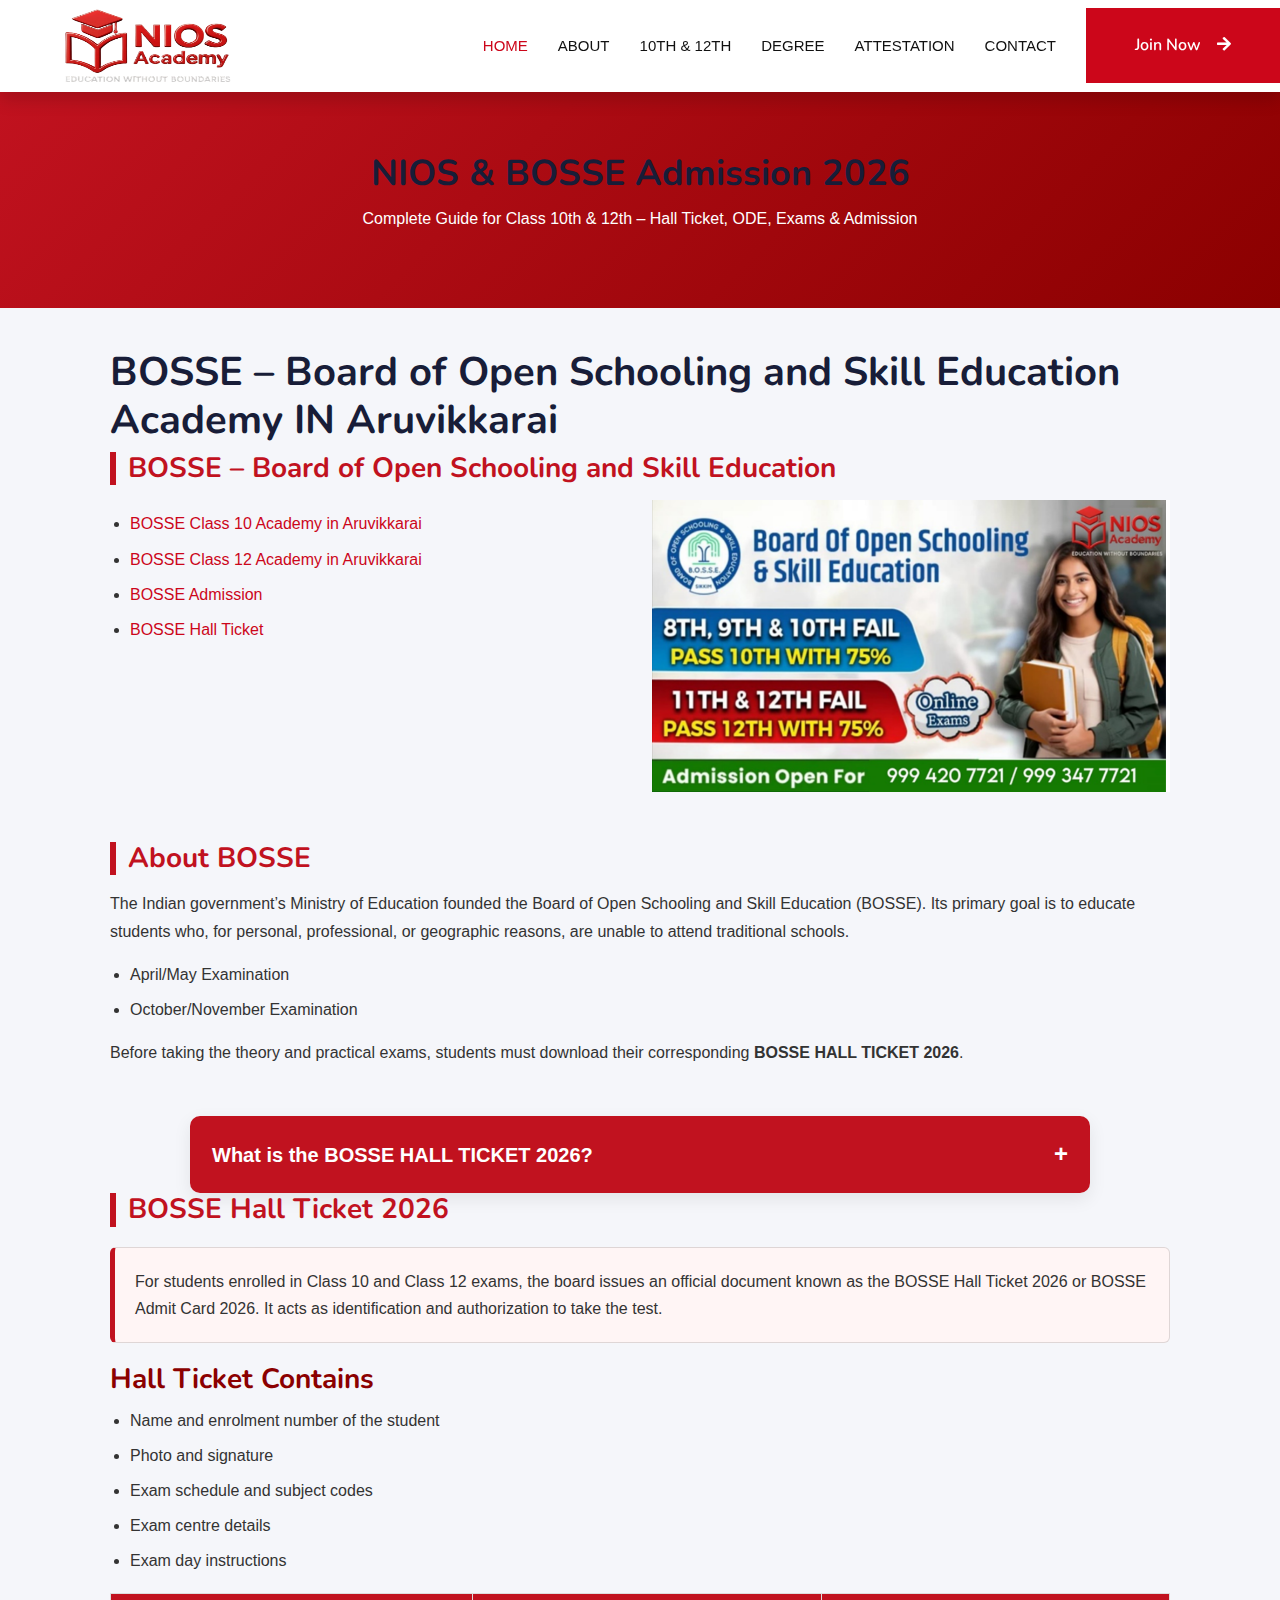
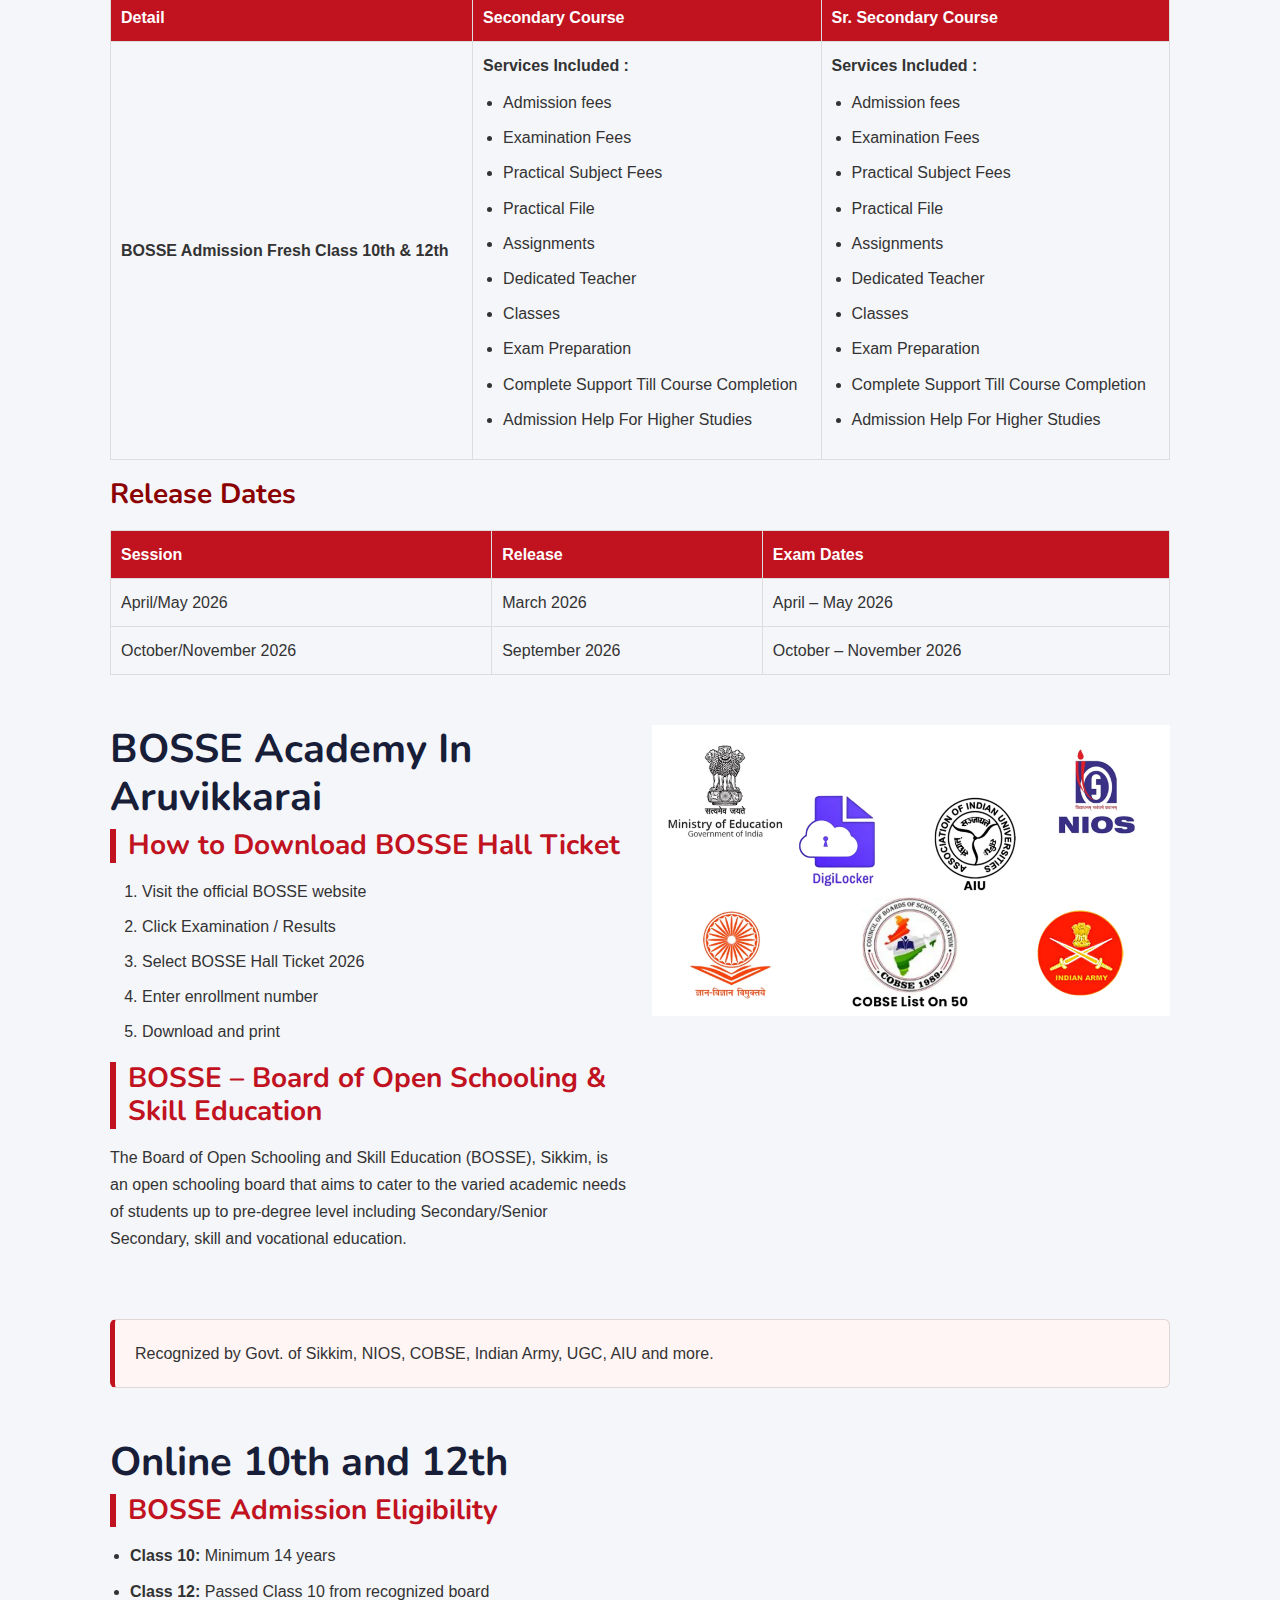
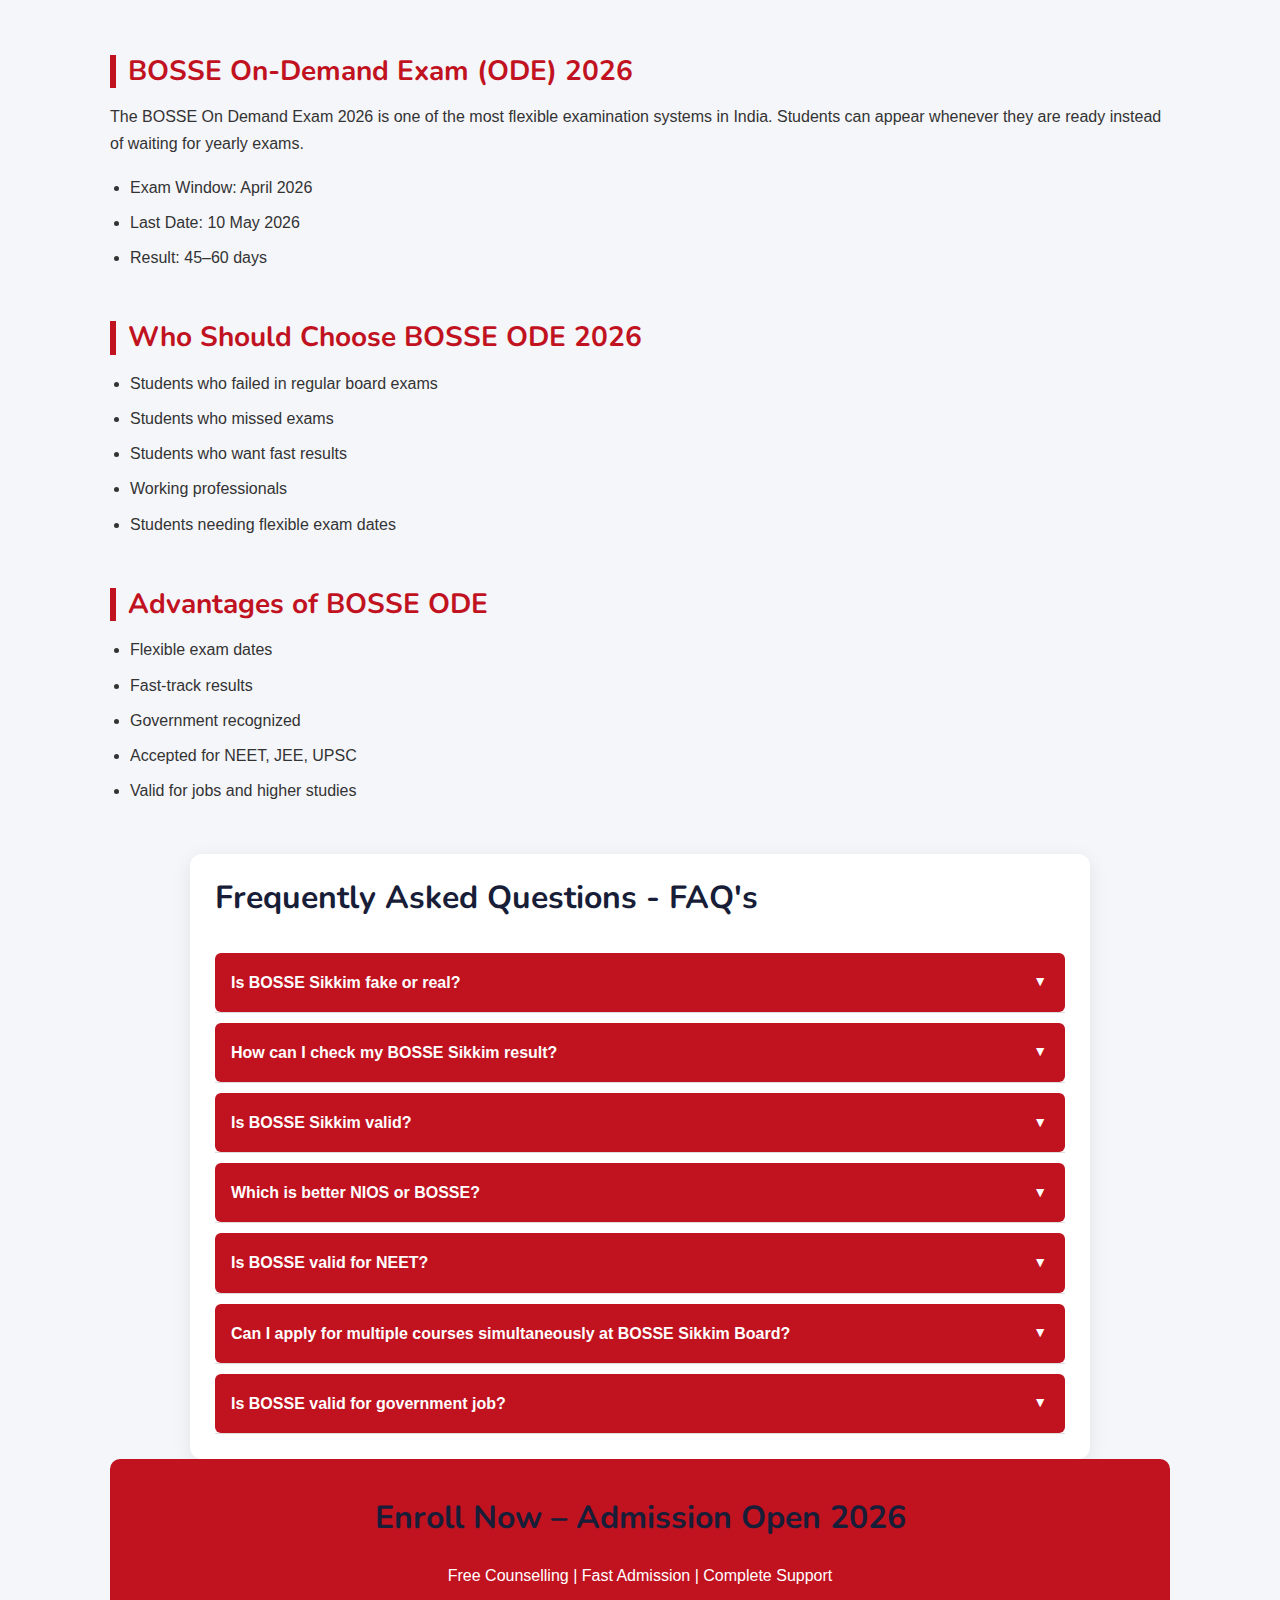
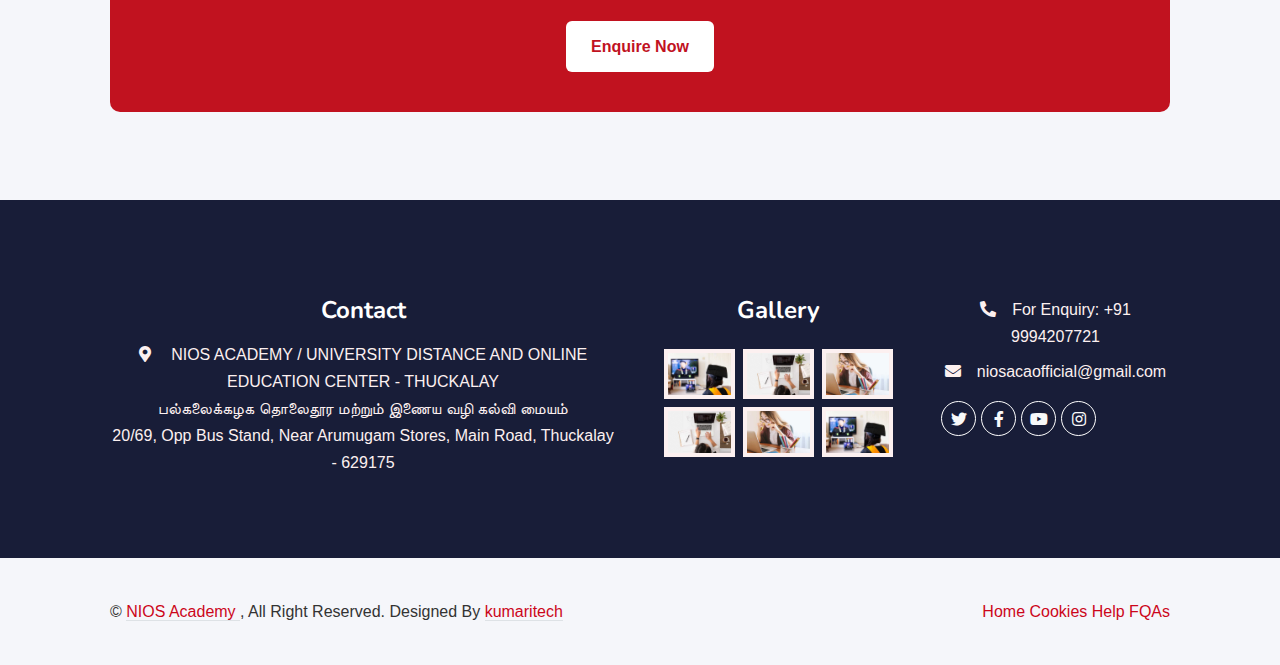
<file: bosse-academy-aruvikkarai.html>
<!DOCTYPE html>
<html lang="en">
<head>
<meta charset="utf-8">
<meta name="viewport" content="width=device-width, initial-scale=1.0">
<title>NIOS & BOSSE Admission 2026 – Academy in Aruvikkarai</title>

    <!-- Google Web Fonts -->
    <link rel="preconnect" href="https://fonts.googleapis.com">
    <link rel="preconnect" href="https://fonts.gstatic.com" crossorigin>
    <link href="https://fonts.googleapis.com/css2?family=Heebo:wght@400;500;600&family=Nunito:wght@600;700;800&display=swap" rel="stylesheet">

    <!-- Icon Font Stylesheet -->
    <link href="https://cdnjs.cloudflare.com/ajax/libs/font-awesome/5.10.0/css/all.min.css" rel="stylesheet">
    <link href="https://cdn.jsdelivr.net/npm/bootstrap-icons@1.4.1/font/bootstrap-icons.css" rel="stylesheet">

    <!-- Libraries Stylesheet -->
     
    <link href="lib/animate/animate.min.css" rel="stylesheet">
    <link href="lib/owlcarousel/assets/owl.carousel.min.css" rel="stylesheet">

    <!-- Customized Bootstrap Stylesheet -->
    <link href="css/bootstrap.min.css" rel="stylesheet">

    <!-- Template Stylesheet -->
    <link href="css/style.css" rel="stylesheet">

<style>
:root{
  --red:#c1121f;
  --dark:#111;
  --light:#f8f9fa;
}

*{
  margin:0;
  padding:0;
  box-sizing:border-box;
  font-family: 'Segoe UI', sans-serif;
}

body{
  background:#fff;
  color:#333;
  line-height:1.7;
}

/* ===== HEADER ===== */
.header{
  background:linear-gradient(135deg,var(--red),#8b0000);
  color:#fff;
  padding:60px 20px;
  text-align:center;
}

.header h1{
  font-size:36px;
  margin-bottom:10px;
}

.container{
  max-width:1100px;
  margin:auto;
  padding:40px 20px;
}

/* ===== SECTIONS ===== */
.section{
  margin-bottom:50px;
}

.section h2{
  color:var(--red);
  margin-bottom:15px;
  font-size:28px;
  border-left:6px solid var(--red);
  padding-left:12px;
}

.section h3{
  color:#8b0000;
  margin:18px 0 10px;
}

ul{
  padding-left:20px;
  margin-top:10px;
}

li{
  margin-bottom:8px;
}

/* ===== TABLE ===== */
table{
  width:100%;
  border-collapse:collapse;
  margin-top:20px;
}

th,td{
  border:1px solid #ddd;
  padding:12px;
  /* text-align:center; */
}

th{
  background:var(--red);
  color:#fff;
}

/* ===== CARD ===== */
.card{
  background:#fff5f5;
  border-left:5px solid var(--red);
  padding:20px;
  margin:20px 0;
  border-radius:6px;
}

/* ===== CTA ===== */
.cta{
  background:var(--red);
  color:#fff;
  text-align:center;
  padding:40px 20px;
  border-radius:10px;
}

.cta button{
  background:#fff;
  color:var(--red);
  border:none;
  padding:12px 25px;
  font-size:16px;
  border-radius:6px;
  cursor:pointer;
  margin-top:15px;
  font-weight:bold;
}

/* ===== FOOTER ===== */
.footer{
  background:#111;
  color:#bbb;
  text-align:center;
  padding:25px;
  margin-top:40px;
}

.footer span{
  color:var(--red);
  font-weight:bold;
}

/* ===== RESPONSIVE ===== */
@media(max-width:768px){
  .header h1{
    font-size:26px;
  }
}
</style>
<style>
:root{
  --red:#c1121f;
}

/* ===== BODY ===== */
body{
  font-family:Segoe UI, Arial, sans-serif;
  background:#f5f6fa;
  /* padding:40px 15px; */
}

/* ===== CONTAINER ===== */
.wrapper{
  max-width:900px;
  margin:auto;
}

/* ===== ACCORDION ===== */
.accordion{
  background:#fff;
  border-radius:10px;
  box-shadow:0 6px 18px rgba(0,0,0,0.08);
  overflow:hidden;
}

.accordion-header{
  background:var(--red);
  color:#fff;
  padding:18px 22px;
  cursor:pointer;
  font-size:20px;
  font-weight:600;
  display:flex;
  justify-content:space-between;
  align-items:center;
}

.accordion-header span{
  font-size:24px;
  transition:.3s;
}

.accordion-content{
  max-height:0;
  overflow:hidden;
  transition:max-height .4s ease;
  padding:0 22px;
}

.accordion-content.open{
  padding:22px;
}

/* ===== TEXT ===== */
.accordion-content p{
  margin-bottom:12px;
  line-height:1.6;
}

.accordion-content ul{
  padding-left:20px;
  margin:10px 0;
}

.accordion-content li{
  margin-bottom:6px;
}

/* ===== TABLE ===== */
table{
  width:100%;
  border-collapse:collapse;
  margin-top:18px;
}

th,td{
  border:1px solid #ddd;
  padding:10px;
  /* text-align:center; */
}

th{
  background:var(--red);
  color:#fff;
}

/* ===== MOBILE ===== */
@media(max-width:600px){
  .accordion-header{
    font-size:17px;
  }
}
</style>
<style>
  .faq-container{
    max-width:900px;
    margin:auto;
    background:#fff;
    padding:25px;
    border-radius:12px;
    box-shadow:0 5px 20px rgba(0,0,0,0.08);
}

h2{
    /* text-align:center; */
    margin-bottom:25px;
}

/* FAQ item */
.faq-item{
    border-bottom:1px solid #ddd;
}

/* Question button */
.faq-question{
    width:100%;
    text-align:left;
    padding:16px 50px 16px 16px;
    font-size:16px;
    font-weight:bold;
    background:var(--red);
    color:#fff;
    border:none;
    outline:none;
    cursor:pointer;
    transition:0.3s;
    border-radius:6px;
    margin-top:10px;
    position:relative;
}

/* Arrow icon */
.faq-question::after{
    content:"▼";
    position:absolute;
    right:18px;
    top:50%;
    transform:translateY(-50%) rotate(0deg);
    font-size:14px;
    transition:0.3s ease;
}

/* Rotate arrow when active */
.faq-question.active::after{
    transform:translateY(-50%) rotate(180deg);
}

.faq-question:hover{
    background:var(--red);
}

/* Answer */
.faq-answer{
    display:none;
    padding:15px;
    background:#f8f9fa;
    border-radius:0 0 6px 6px;
    line-height:1.6;
}

.faq-answer ul{
    margin:10px 0 0 18px;
}
</style>
</head>

<body>


<nav class="navbar navbar-expand-lg bg-white navbar-light shadow sticky-top p-20">
        <a href="index.html" class="navbar-brand d-flex align-items-center px-4 px-lg-5">
           <h2 class="m-0 text-primary">
                <img style="width: 200px; height: 80px;" src="./img/nios-logo.png" alt="">
            </h2>   
        </a>
        <button type="button" class="navbar-toggler me-4" data-bs-toggle="collapse" data-bs-target="#navbarCollapse">
            <span class="navbar-toggler-icon"></span>
        </button>
        <div class="collapse navbar-collapse" id="navbarCollapse">
            <div class="navbar-nav ms-auto p-4 p-lg-0">
                <a href="index.html" class="nav-item nav-link active">Home</a>
                <a href="about.html" class="nav-item nav-link ">About</a>
                <a href="./nios-thuckalay.html" class="nav-item nav-link ">10th & 12th </a>
                <a href="./online-distance-degee-in-thuckalay.html" class="nav-item nav-link ">DEGREE</a>
                <a href="./attestation-center-in-thuckalay.html" class="nav-item nav-link ">ATTESTATION</a>
               
                <!-- <a href="#" class="nav-item nav-link">About</a> -->
                <!-- <a href="" class="nav-item nav-link">Courses</a> -->
                <!-- <div class="nav-item dropdown">
                    <a href="#" class="nav-link dropdown-toggle" data-bs-toggle="dropdown">Courses</a>
                    <div class="dropdown-menu fade-down m-0">
                        <a href="https://www.stjosephinstitute.in/program.html" class="dropdown-item">10th / 12th 
           NIOS  BOSSE</a>
                        <a href="https://www.stjosephinstitute.in/program.html" class="dropdown-item">DEGREE UG / PG (Distance & Online)</a>
                        <a href="https://www.stjosephinstitute.in/program.html" class="dropdown-item">ATTESTATION</a>
                    </div>
                </div> -->
                <a href="contact.html" class="nav-item nav-link">Contact</a>
            </div>
            <a href="./contact.html" class="btn btn-primary py-4 px-lg-5 d-none d-lg-block">Join Now<i class="fa fa-arrow-right ms-3"></i></a>
        </div>
    </nav>
<!-- ================= HEADER ================= -->
<div class="header">
  <h1>NIOS & BOSSE Admission 2026</h1>
  <p>Complete Guide for Class 10th & 12th – Hall Ticket, ODE, Exams & Admission</p>
</div>

<div class="container">

<!-- ================= BOSSE LINKS ================= -->
<div class="section">
  <h1>BOSSE – Board of Open Schooling and Skill Education Academy IN Aruvikkarai</h1>
  <h2>BOSSE – Board of Open Schooling and Skill Education</h2>
  <div class="row">

<div class="col-md-6">
  
  <ul>
  <li><a href="https://nios.eduaca.in/contact.html" target="_blank">BOSSE Class 10 Academy in Aruvikkarai</a></li>
  <li><a href="https://nios.eduaca.in/contact.html" target="_blank">BOSSE Class 12 Academy in Aruvikkarai</a></li>
  <li><a href="https://nios.eduaca.in/contact.html" target="_blank">BOSSE Admission</a></li>
  <li><a href="https://nios.eduaca.in/contact.html" target="_blank">BOSSE Hall Ticket</a></li>
  </ul>
</div>
<div class="col-md-6">
<img style="width: 100%;" src="./img/boss/banner.png" alt="">
</div>
  </div>

</div>

<!-- ================= ABOUT BOSSE ================= -->
<div class="section">
<h2>About BOSSE</h2>

<p>The Indian government’s Ministry of Education founded the Board of Open Schooling and Skill Education (BOSSE). Its primary goal is to educate students who, for personal, professional, or geographic reasons, are unable to attend traditional schools.</p>

<ul>
<li>April/May Examination</li>
<li>October/November Examination</li>
</ul>

<p>Before taking the theory and practical exams, students must download their corresponding <strong>BOSSE HALL TICKET 2026</strong>.</p>
</div>



<div class="wrapper">

  <div class="accordion">
    <div class="accordion-header" onclick="toggleAccordion(this)">
      What is the BOSSE HALL TICKET 2026?
      <span>+</span>
    </div>

    <div class="accordion-content">

      <p>• For students enrolled in Class 10 and Class 12 exams, the board issues an official document known as the BOSSE HALL TICKET 2026 or BOSSE ADMIT CARD 2026. It acts as identification and authorisation to take the test.</p>

      <p>• The following are important details about the BOSSE HALL TICKET 2026:</p>

      <ul>
        <li>Name and enrolment number of the student</li>
        <li>A picture and a signature</li>
        <li>Exam schedule and subject codes</li>
        <li>Name and address of the exam centre</li>
        <li>Guidelines for the day of the test</li>
        <li>April or October session</li>
      </ul>

      <p>• Students will not be permitted to enter the exam room without this hall pass. Therefore, downloading it on time is essential.</p>

      <h3 style="color:#c1121f;">Release Dates for BOSSE HALL TICKET 2026</h3>

      <p>The BOSSE hall ticket is usually released 15–20 days before the examination.</p>

   

    </div>
  </div>

</div>
   
<!-- ================= HALL TICKET ================= -->
<div class="section">
<h2>BOSSE Hall Ticket 2026</h2>

<div class="card">
For students enrolled in Class 10 and Class 12 exams, the board issues an official document known as the BOSSE Hall Ticket 2026 or BOSSE Admit Card 2026. It acts as identification and authorization to take the test.
</div>

<h3>Hall Ticket Contains</h3>
<ul>
<li>Name and enrolment number of the student</li>
<li>Photo and signature</li>
<li>Exam schedule and subject codes</li>
<li>Exam centre details</li>
<li>Exam day instructions</li>
</ul>

<table>
    <tr>
        <th>Detail</th>
        <th>Secondary Course</th>
        <th>Sr. Secondary Course</th>
    </tr>

    <tr>
        <td><strong>BOSSE Admission Fresh Class 10th & 12th</strong></td>

        <td>
            <strong>Services Included :</strong>
            <ul>
                <li>Admission fees</li>
                <li>Examination Fees</li>
                <li>Practical Subject Fees</li>
                <li>Practical File</li>
                <li>Assignments</li>
                <li>Dedicated Teacher</li>
                <li>Classes</li>
                <li>Exam Preparation</li>
                <li>Complete Support Till Course Completion</li>
                <li>Admission Help For Higher Studies</li>
            </ul>
        </td>

        <td>
            <strong>Services Included :</strong>
            <ul>
                <li>Admission fees</li>
                <li>Examination Fees</li>
                <li>Practical Subject Fees</li>
                <li>Practical File</li>
                <li>Assignments</li>
                <li>Dedicated Teacher</li>
                <li>Classes</li>
                <li>Exam Preparation</li>
                <li>Complete Support Till Course Completion</li>
                <li>Admission Help For Higher Studies</li>
            </ul>
        </td>
    </tr>
</table>

<h3>Release Dates</h3>
<table>
<tr>
<th>Session</th>
<th>Release</th>
<th>Exam Dates</th>
</tr>
<tr>
<td>April/May 2026</td>
<td>March 2026</td>
<td>April – May 2026</td>
</tr>
<tr>
<td>October/November 2026</td>
<td>September 2026</td>
<td>October – November 2026</td>
</tr>
</table>
</div>

<!-- ================= DOWNLOAD STEPS ================= -->
<div class="section">
  <div class="row">
    <div class="col-md-6">
      <h1>BOSSE Academy In Aruvikkarai</h1>
      <h2>How to Download BOSSE Hall Ticket</h2>
<ol>
<li>Visit the official BOSSE website</li>
<li>Click Examination / Results</li>
<li>Select BOSSE Hall Ticket 2026</li>
<li>Enter enrollment number</li>
<li>Download and print</li>
</ol>
<h2>BOSSE – Board of Open Schooling & Skill Education</h2>

<p>The Board of Open Schooling and Skill Education (BOSSE), Sikkim, is an open schooling board that aims to cater to the varied academic needs of students up to pre-degree level including Secondary/Senior Secondary, skill and vocational education.</p>

    </div>
    <div class="col-md-6">
<img style="width: 100%;" src="./img/boss/gov-icon.png" alt="">
    </div>

  </div>

</div>

<!-- ================= BOSSE ================= -->
<div class="section">

<div class="card">
Recognized by Govt. of Sikkim, NIOS, COBSE, Indian Army, UGC, AIU and more.
</div>
</div>

<!-- ================= ELIGIBILITY ================= -->
<div class="section">
  <h1>Online 10th and 12th</h1>
<h2>BOSSE Admission Eligibility</h2>

<ul>
<li><strong>Class 10:</strong> Minimum 14 years</li>
<li><strong>Class 12:</strong> Passed Class 10 from recognized board</li>
</ul>
</div>

<!-- ================= ODE ================= -->
<div class="section">
<h2>BOSSE On-Demand Exam (ODE) 2026</h2>

<p>The BOSSE On Demand Exam 2026 is one of the most flexible examination systems in India. Students can appear whenever they are ready instead of waiting for yearly exams.</p>

<ul>
<li>Exam Window: April 2026</li>
<li>Last Date: 10 May 2026</li>
<li>Result: 45–60 days</li>
</ul>
</div>

<!-- ================= WHO SHOULD CHOOSE ================= -->
<div class="section">
<h2>Who Should Choose BOSSE ODE 2026</h2>

<ul>
<li>Students who failed in regular board exams</li>
<li>Students who missed exams</li>
<li>Students who want fast results</li>
<li>Working professionals</li>
<li>Students needing flexible exam dates</li>
</ul>
</div>

<!-- ================= ADVANTAGES ================= -->
<div class="section">
<h2>Advantages of BOSSE ODE</h2>

<ul>
<li>Flexible exam dates</li>
<li>Fast-track results</li>
<li>Government recognized</li>
<li>Accepted for NEET, JEE, UPSC</li>
<li>Valid for jobs and higher studies</li>
</ul>
</div>

<!-- ================= FAQ ================= -->
<div class="faq-container">
<h2>Frequently Asked Questions - FAQ's</h2>

<div class="faq-item">
<button class="faq-question">Is BOSSE Sikkim fake or real?</button>
<div class="faq-answer">
BOSSE Sikkim is 100% real because it is approved by the Government of Sikkim. AIU has granted equivalency status to BOSSE and recognized BOSSE’s certificates for further studies.
</div>
</div>

<div class="faq-item">
<button class="faq-question">How can I check my BOSSE Sikkim result?</button>
<div class="faq-answer">
You can easily check BOSSE Sikkim result on the official website by entering the enrollment number, date of birth and application number.
</div>
</div>

<div class="faq-item">
<button class="faq-question">Is BOSSE Sikkim valid?</button>
<div class="faq-answer">
Yes, BOSSE Sikkim is completely valid in India as well as abroad.
</div>
</div>

<div class="faq-item">
<button class="faq-question">Which is better NIOS or BOSSE?</button>
<div class="faq-answer">
Here’s why BOSSE might be a good choice:
<ul>
<li><strong>Flexibility:</strong> On-demand exam system lets students write exams when ready.</li>
<li><strong>Focus on Skill Development:</strong> Emphasizes vocational training alongside academics.</li>
<li><strong>Student Support:</strong> Career counseling, study materials, and special assistance.</li>
</ul>
</div>
</div>

<div class="faq-item">
<button class="faq-question">Is BOSSE valid for NEET?</button>
<div class="faq-answer">
Yes, BOSSE certificate is completely valid for competitive exams like NEET, JEE and UPSC.
</div>
</div>

<div class="faq-item">
<button class="faq-question">Can I apply for multiple courses simultaneously at BOSSE Sikkim Board?</button>
<div class="faq-answer">
Yes, at BOSSE Sikkim, you can apply for multiple courses simultaneously, including Secondary, Senior Secondary, and vocational courses.
</div>
</div>

<div class="faq-item">
<button class="faq-question">Is BOSSE valid for government job?</button>
<div class="faq-answer">
Yes, BOSSE is completely valid for government jobs. You can enroll in exams like UPSC, SSC, IBPS etc.
</div>
</div>

</div>
<div class="cta">
<h2>Enroll Now – Admission Open 2026</h2>
<p>Free Counselling | Fast Admission | Complete Support</p>
<button onclick="enquireNow()">Enquire Now</button>
</div>





<!-- ================= CTA ================= -->


</div>
<div class="container-fluid bg-dark text-light footer pt-5 mt-5 wow fadeIn" data-wow-delay="0.1s">
        <div class="container py-5">
            <div class="row g-5">
                <!-- <div class="col-lg-3 col-md-6">
                    <h4 class="text-white mb-3">Quick Link</h4>
                    <a class="btn btn-link" href="">About Us</a>
                    <a class="btn btn-link" href="">Contact Us</a>
                    <a class="btn btn-link" href="">Privacy Policy</a>
                    <a class="btn btn-link" href="">Terms & Condition</a>
                    <a class="btn btn-link" href="">FAQs & Help</a>
                </div> -->
                <div class="col-lg-6 col-md-6">
                    <h4 class="text-white mb-3">Contact</h4>
                    <p class="mb-2"><i class="fa fa-map-marker-alt me-3"></i>
                NIOS ACADEMY / UNIVERSITY DISTANCE AND ONLINE EDUCATION CENTER - THUCKALAY
                        <br>பல்கலைக்கழக தொலைதூர மற்றும் இணைய வழி கல்வி மையம் <br>

20/69,
Opp Bus Stand,
Near Arumugam Stores,
Main Road,
Thuckalay - 629175     
                    </p>
                   
                   
                   
                </div>
                <div class="col-lg-3 col-md-6">
                    <h4 class="text-white mb-3">Gallery</h4>
                    <div class="row g-2 pt-2">
                        <div class="col-4">
                            <img class="img-fluid bg-light p-1" src="img/course-1.jpg" alt="">
                        </div>
                        <div class="col-4">
                            <img class="img-fluid bg-light p-1" src="img/course-2.jpg" alt="">
                        </div>
                        <div class="col-4">
                            <img class="img-fluid bg-light p-1" src="img/course-3.jpg" alt="">
                        </div>
                        <div class="col-4">
                            <img class="img-fluid bg-light p-1" src="img/course-2.jpg" alt="">
                        </div>
                        <div class="col-4">
                            <img class="img-fluid bg-light p-1" src="img/course-3.jpg" alt="">
                        </div>
                        <div class="col-4">
                            <img class="img-fluid bg-light p-1" src="img/course-1.jpg" alt="">
                        </div>
                    </div>
                </div>
                <div class="col-lg-3 col-md-6">
                     <p class="mb-2"><i class="fa fa-phone-alt me-3"></i>For Enquiry: +91 9994207721 </p>
 <p class="mb-2"><i class="fa fa-envelope me-3"></i>niosacaofficial@gmail.com </p>
  <div class="d-flex pt-2">
                        <a class="btn btn-outline-light btn-social" href="https://www.facebook.com/niosacaofficial"><i class="fab fa-twitter"></i></a>
                        <a class="btn btn-outline-light btn-social" href="https://www.facebook.com/niosacaofficial"><i class="fab fa-facebook-f"></i></a>
                        <a class="btn btn-outline-light btn-social" href="https://youtube.com/@niosacaofficial"><i class="fab fa-youtube"></i></a>
                        <a class="btn btn-outline-light btn-social" href="https://www.instagram.com/niosacaofficial"><i class="fab fa-instagram"></i></a>
                    </div>

                    
                    </div>
                </div>
            </div>
        </div>

        <div class="container">
            <div class="copyright">
                <div class="row">
                    <div class="col-md-6 text-center text-md-start mb-3 mb-md-0">
                        &copy; <a class="border-bottom" href="#">NIOS Academy </a>, All Right Reserved.

                        <!--/*** This template is free as long as you keep the footer author’s credit link/attribution link/backlink. If you'd like to use the template without the footer author’s credit link/attribution link/backlink, you can purchase the Credit Removal License from "https://kumaritech.com/credit-removal". Thank you for your support. ***/-->
                        Designed By <a class="border-bottom" href="https://kumaritech.com">kumaritech</a><br>
                        
                    </div>
                    <div class="col-md-6 text-center text-md-end">
                        <div class="footer-menu">
                            <a href="">Home</a>
                            <a href="">Cookies</a>
                            <a href="">Help</a>
                            <a href="">FQAs</a>
                        </div>
                    </div>
                </div>
            </div>
        </div>

<!-- ================= FOOTER ================= -->


<script>
document.getElementById("year").innerText = new Date().getFullYear();

function enquireNow(){
  window.open("https://api.whatsapp.com/send?phone=919994207721","_blank");
}
</script>
<script>
function toggleAccordion(header){
  const content = header.nextElementSibling;
  const icon = header.querySelector("span");

  if(content.style.maxHeight){
    content.style.maxHeight = null;
    content.classList.remove("open");
    icon.innerText = "+";
  }else{
    content.style.maxHeight = content.scrollHeight + "px";
    content.classList.add("open");
    icon.innerText = "−";
  }
}
</script>
<script>
document.querySelectorAll(".faq-question").forEach(btn=>{
    btn.addEventListener("click", function(){
        const answer = this.nextElementSibling;

        document.querySelectorAll(".faq-answer").forEach(a=>{
            if(a !== answer) a.style.display="none";
        });

        answer.style.display = 
            answer.style.display === "block" ? "none" : "block";
    });
});
</script>

<script>
function toggleAccordion(header){
  const content = header.nextElementSibling;
  const icon = header.querySelector("span");

  if(content.style.maxHeight){
    content.style.maxHeight = null;
    content.classList.remove("open");
    icon.innerText = "+";
  }else{
    content.style.maxHeight = content.scrollHeight + "px";
    content.classList.add("open");
    icon.innerText = "−";
  }
}
</script>

</body>
</html>
</file>
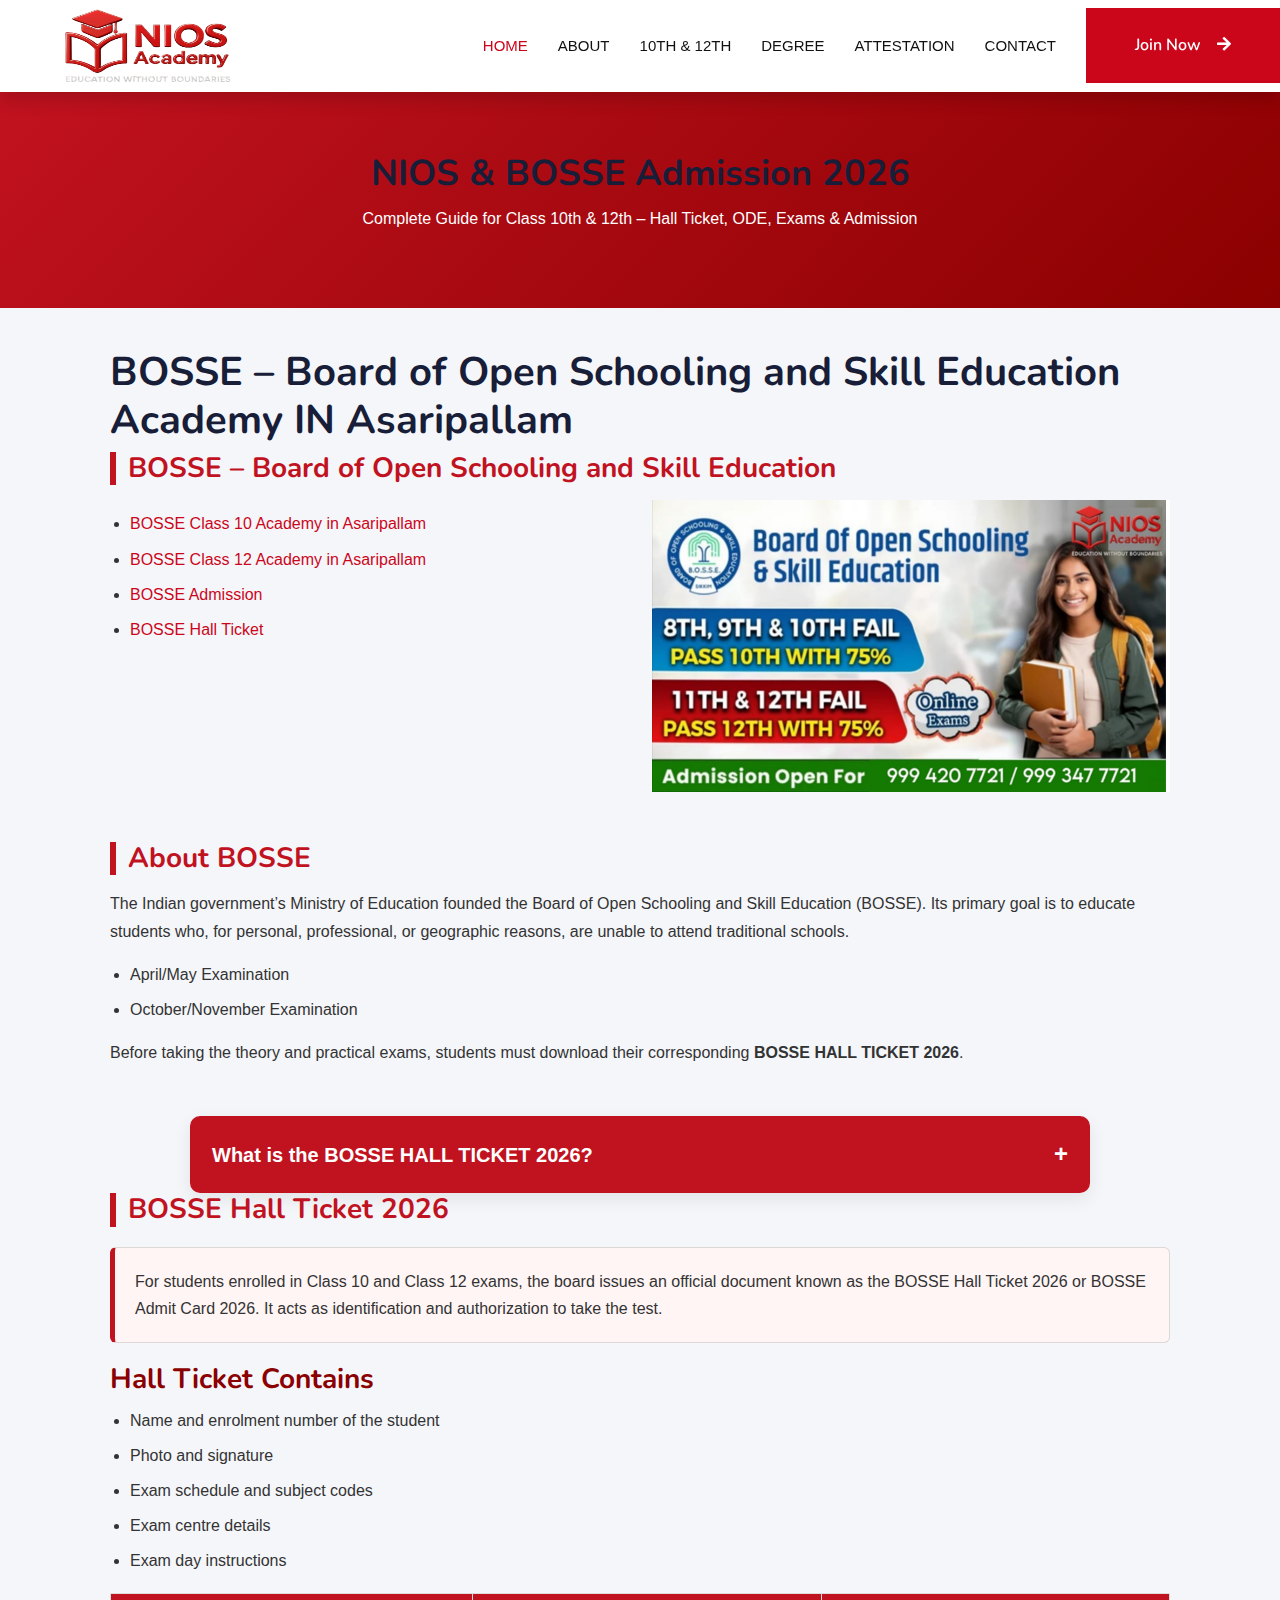
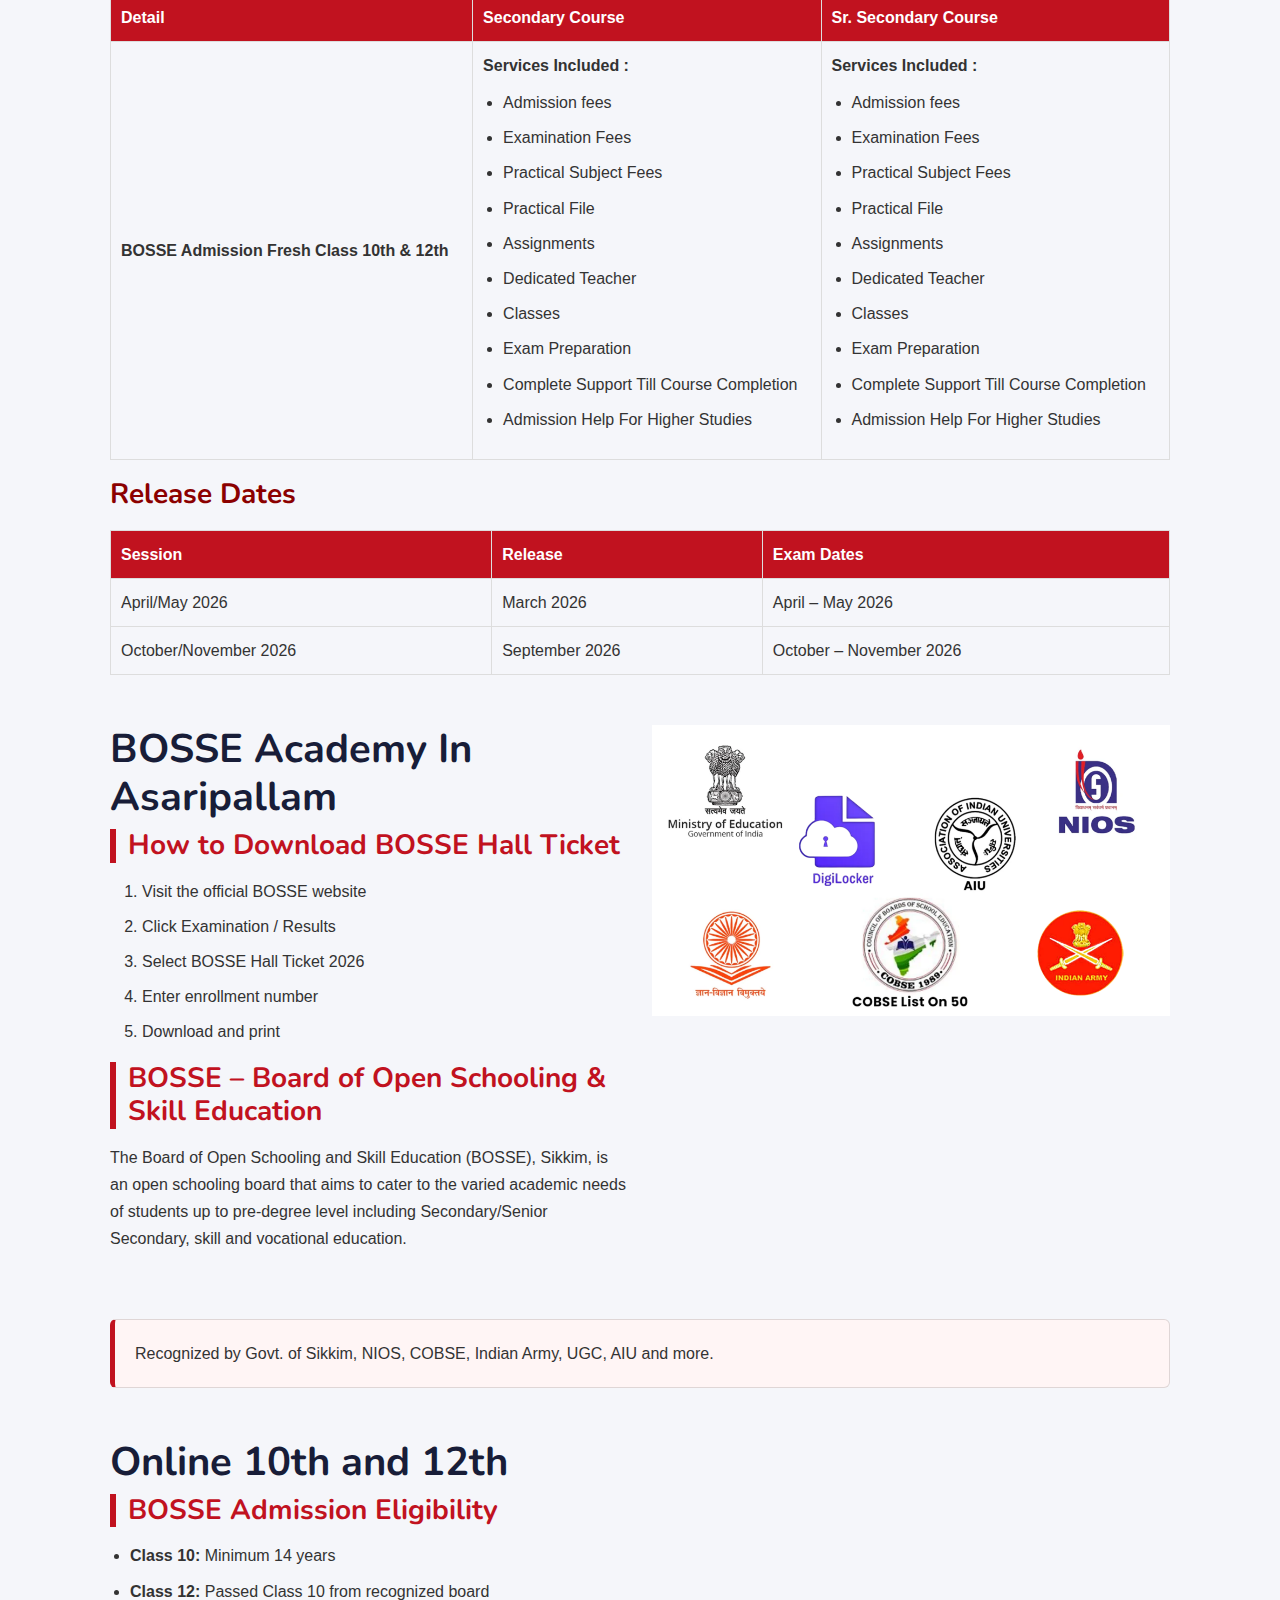
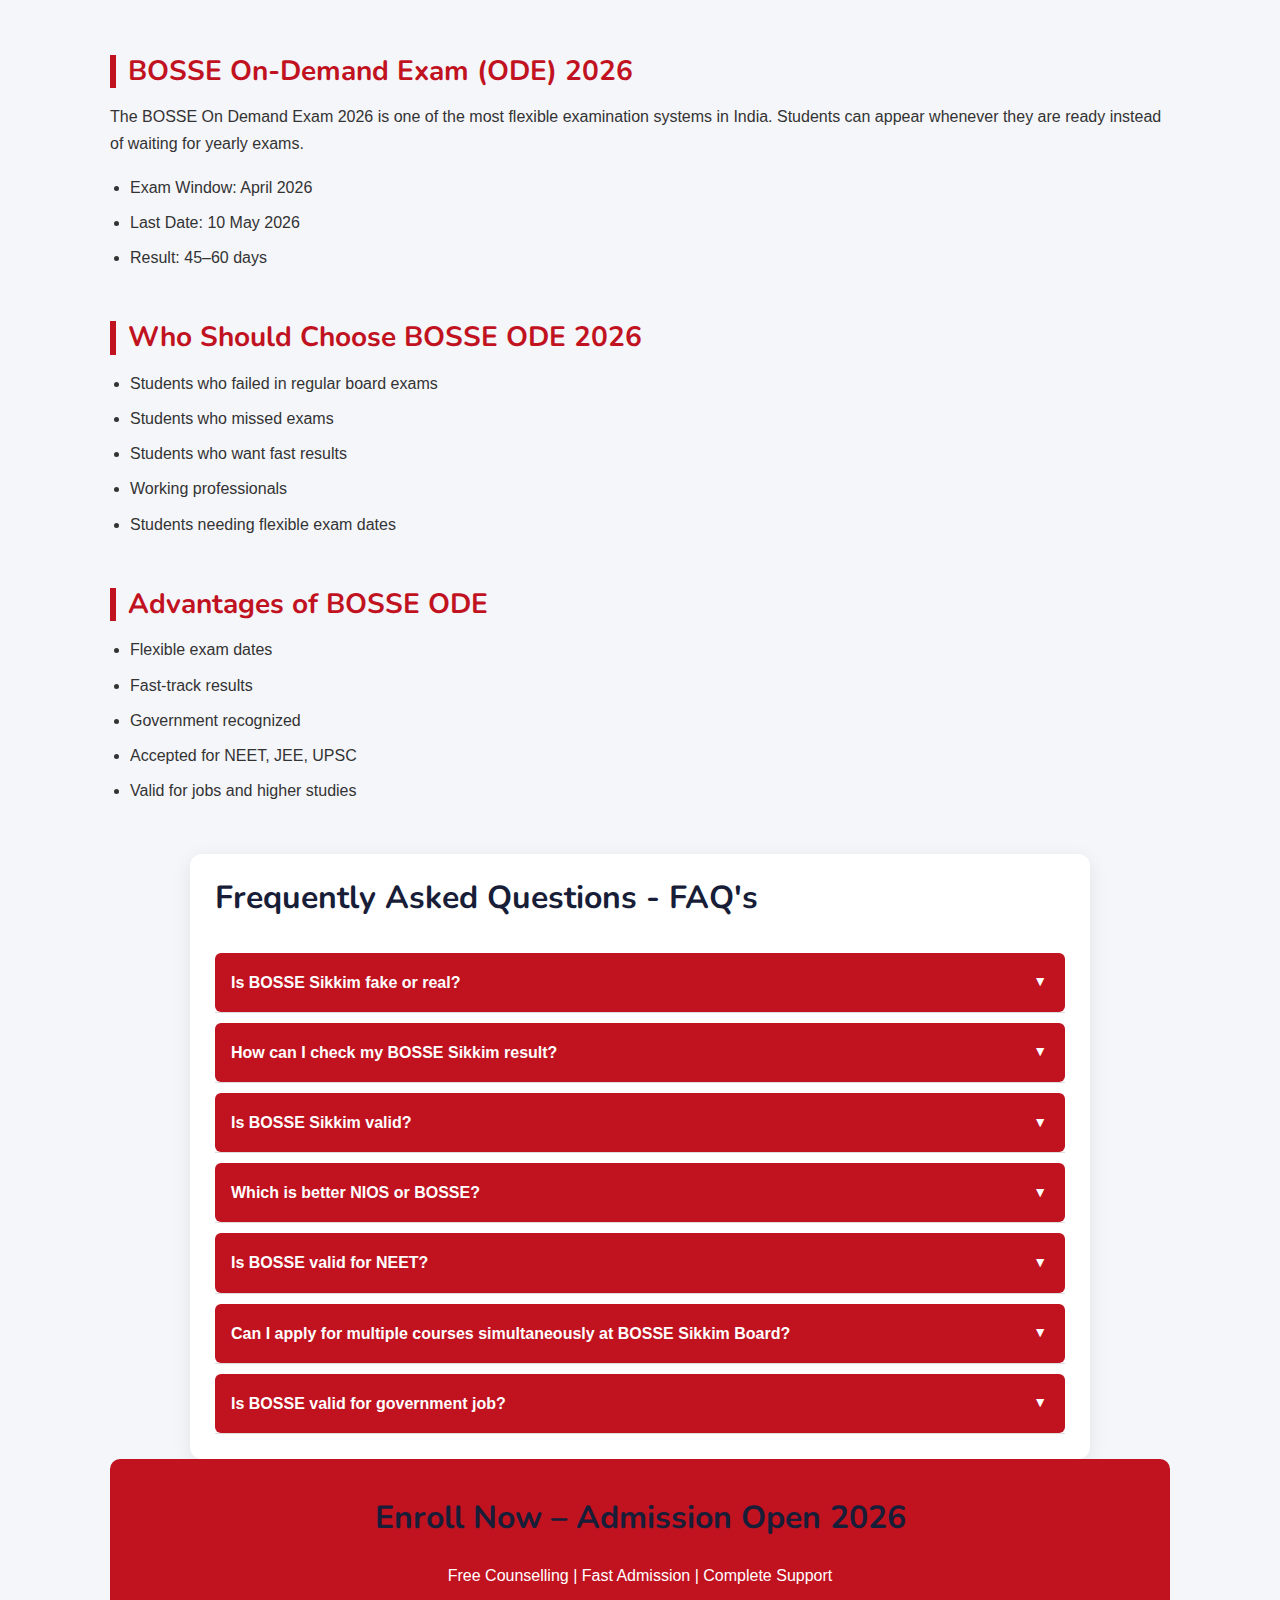
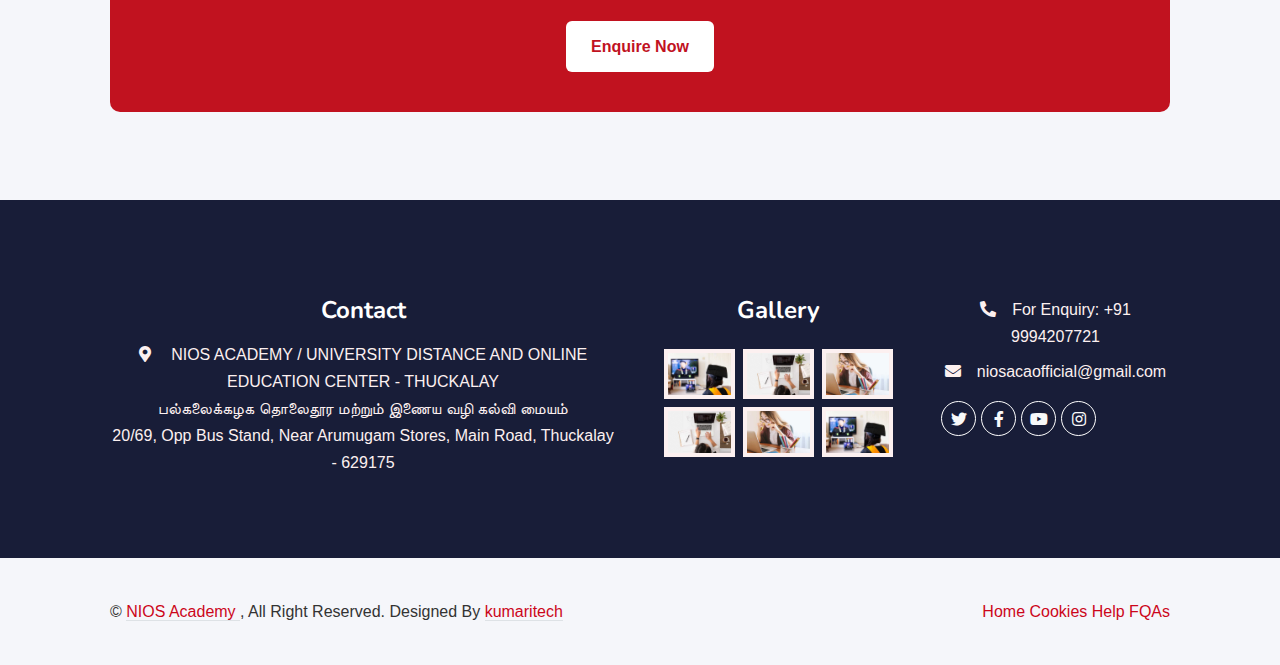
<file: bosse-academy-asaripallam.html>
<!DOCTYPE html>
<html lang="en">
<head>
<meta charset="utf-8">
<meta name="viewport" content="width=device-width, initial-scale=1.0">
<title>NIOS & BOSSE Admission 2026 – Academy in Asaripallam</title>

    <!-- Google Web Fonts -->
    <link rel="preconnect" href="https://fonts.googleapis.com">
    <link rel="preconnect" href="https://fonts.gstatic.com" crossorigin>
    <link href="https://fonts.googleapis.com/css2?family=Heebo:wght@400;500;600&family=Nunito:wght@600;700;800&display=swap" rel="stylesheet">

    <!-- Icon Font Stylesheet -->
    <link href="https://cdnjs.cloudflare.com/ajax/libs/font-awesome/5.10.0/css/all.min.css" rel="stylesheet">
    <link href="https://cdn.jsdelivr.net/npm/bootstrap-icons@1.4.1/font/bootstrap-icons.css" rel="stylesheet">

    <!-- Libraries Stylesheet -->
     
    <link href="lib/animate/animate.min.css" rel="stylesheet">
    <link href="lib/owlcarousel/assets/owl.carousel.min.css" rel="stylesheet">

    <!-- Customized Bootstrap Stylesheet -->
    <link href="css/bootstrap.min.css" rel="stylesheet">

    <!-- Template Stylesheet -->
    <link href="css/style.css" rel="stylesheet">

<style>
:root{
  --red:#c1121f;
  --dark:#111;
  --light:#f8f9fa;
}

*{
  margin:0;
  padding:0;
  box-sizing:border-box;
  font-family: 'Segoe UI', sans-serif;
}

body{
  background:#fff;
  color:#333;
  line-height:1.7;
}

/* ===== HEADER ===== */
.header{
  background:linear-gradient(135deg,var(--red),#8b0000);
  color:#fff;
  padding:60px 20px;
  text-align:center;
}

.header h1{
  font-size:36px;
  margin-bottom:10px;
}

.container{
  max-width:1100px;
  margin:auto;
  padding:40px 20px;
}

/* ===== SECTIONS ===== */
.section{
  margin-bottom:50px;
}

.section h2{
  color:var(--red);
  margin-bottom:15px;
  font-size:28px;
  border-left:6px solid var(--red);
  padding-left:12px;
}

.section h3{
  color:#8b0000;
  margin:18px 0 10px;
}

ul{
  padding-left:20px;
  margin-top:10px;
}

li{
  margin-bottom:8px;
}

/* ===== TABLE ===== */
table{
  width:100%;
  border-collapse:collapse;
  margin-top:20px;
}

th,td{
  border:1px solid #ddd;
  padding:12px;
  /* text-align:center; */
}

th{
  background:var(--red);
  color:#fff;
}

/* ===== CARD ===== */
.card{
  background:#fff5f5;
  border-left:5px solid var(--red);
  padding:20px;
  margin:20px 0;
  border-radius:6px;
}

/* ===== CTA ===== */
.cta{
  background:var(--red);
  color:#fff;
  text-align:center;
  padding:40px 20px;
  border-radius:10px;
}

.cta button{
  background:#fff;
  color:var(--red);
  border:none;
  padding:12px 25px;
  font-size:16px;
  border-radius:6px;
  cursor:pointer;
  margin-top:15px;
  font-weight:bold;
}

/* ===== FOOTER ===== */
.footer{
  background:#111;
  color:#bbb;
  text-align:center;
  padding:25px;
  margin-top:40px;
}

.footer span{
  color:var(--red);
  font-weight:bold;
}

/* ===== RESPONSIVE ===== */
@media(max-width:768px){
  .header h1{
    font-size:26px;
  }
}
</style>
<style>
:root{
  --red:#c1121f;
}

/* ===== BODY ===== */
body{
  font-family:Segoe UI, Arial, sans-serif;
  background:#f5f6fa;
  /* padding:40px 15px; */
}

/* ===== CONTAINER ===== */
.wrapper{
  max-width:900px;
  margin:auto;
}

/* ===== ACCORDION ===== */
.accordion{
  background:#fff;
  border-radius:10px;
  box-shadow:0 6px 18px rgba(0,0,0,0.08);
  overflow:hidden;
}

.accordion-header{
  background:var(--red);
  color:#fff;
  padding:18px 22px;
  cursor:pointer;
  font-size:20px;
  font-weight:600;
  display:flex;
  justify-content:space-between;
  align-items:center;
}

.accordion-header span{
  font-size:24px;
  transition:.3s;
}

.accordion-content{
  max-height:0;
  overflow:hidden;
  transition:max-height .4s ease;
  padding:0 22px;
}

.accordion-content.open{
  padding:22px;
}

/* ===== TEXT ===== */
.accordion-content p{
  margin-bottom:12px;
  line-height:1.6;
}

.accordion-content ul{
  padding-left:20px;
  margin:10px 0;
}

.accordion-content li{
  margin-bottom:6px;
}

/* ===== TABLE ===== */
table{
  width:100%;
  border-collapse:collapse;
  margin-top:18px;
}

th,td{
  border:1px solid #ddd;
  padding:10px;
  /* text-align:center; */
}

th{
  background:var(--red);
  color:#fff;
}

/* ===== MOBILE ===== */
@media(max-width:600px){
  .accordion-header{
    font-size:17px;
  }
}
</style>
<style>
  .faq-container{
    max-width:900px;
    margin:auto;
    background:#fff;
    padding:25px;
    border-radius:12px;
    box-shadow:0 5px 20px rgba(0,0,0,0.08);
}

h2{
    /* text-align:center; */
    margin-bottom:25px;
}

/* FAQ item */
.faq-item{
    border-bottom:1px solid #ddd;
}

/* Question button */
.faq-question{
    width:100%;
    text-align:left;
    padding:16px 50px 16px 16px;
    font-size:16px;
    font-weight:bold;
    background:var(--red);
    color:#fff;
    border:none;
    outline:none;
    cursor:pointer;
    transition:0.3s;
    border-radius:6px;
    margin-top:10px;
    position:relative;
}

/* Arrow icon */
.faq-question::after{
    content:"▼";
    position:absolute;
    right:18px;
    top:50%;
    transform:translateY(-50%) rotate(0deg);
    font-size:14px;
    transition:0.3s ease;
}

/* Rotate arrow when active */
.faq-question.active::after{
    transform:translateY(-50%) rotate(180deg);
}

.faq-question:hover{
    background:var(--red);
}

/* Answer */
.faq-answer{
    display:none;
    padding:15px;
    background:#f8f9fa;
    border-radius:0 0 6px 6px;
    line-height:1.6;
}

.faq-answer ul{
    margin:10px 0 0 18px;
}
</style>
</head>

<body>


<nav class="navbar navbar-expand-lg bg-white navbar-light shadow sticky-top p-20">
        <a href="index.html" class="navbar-brand d-flex align-items-center px-4 px-lg-5">
           <h2 class="m-0 text-primary">
                <img style="width: 200px; height: 80px;" src="./img/nios-logo.png" alt="">
            </h2>   
        </a>
        <button type="button" class="navbar-toggler me-4" data-bs-toggle="collapse" data-bs-target="#navbarCollapse">
            <span class="navbar-toggler-icon"></span>
        </button>
        <div class="collapse navbar-collapse" id="navbarCollapse">
            <div class="navbar-nav ms-auto p-4 p-lg-0">
                <a href="index.html" class="nav-item nav-link active">Home</a>
                <a href="about.html" class="nav-item nav-link ">About</a>
                <a href="./nios-thuckalay.html" class="nav-item nav-link ">10th & 12th </a>
                <a href="./online-distance-degee-in-thuckalay.html" class="nav-item nav-link ">DEGREE</a>
                <a href="./attestation-center-in-thuckalay.html" class="nav-item nav-link ">ATTESTATION</a>
               
                <!-- <a href="#" class="nav-item nav-link">About</a> -->
                <!-- <a href="" class="nav-item nav-link">Courses</a> -->
                <!-- <div class="nav-item dropdown">
                    <a href="#" class="nav-link dropdown-toggle" data-bs-toggle="dropdown">Courses</a>
                    <div class="dropdown-menu fade-down m-0">
                        <a href="https://www.stjosephinstitute.in/program.html" class="dropdown-item">10th / 12th 
           NIOS  BOSSE</a>
                        <a href="https://www.stjosephinstitute.in/program.html" class="dropdown-item">DEGREE UG / PG (Distance & Online)</a>
                        <a href="https://www.stjosephinstitute.in/program.html" class="dropdown-item">ATTESTATION</a>
                    </div>
                </div> -->
                <a href="contact.html" class="nav-item nav-link">Contact</a>
            </div>
            <a href="./contact.html" class="btn btn-primary py-4 px-lg-5 d-none d-lg-block">Join Now<i class="fa fa-arrow-right ms-3"></i></a>
        </div>
    </nav>
<!-- ================= HEADER ================= -->
<div class="header">
  <h1>NIOS & BOSSE Admission 2026</h1>
  <p>Complete Guide for Class 10th & 12th – Hall Ticket, ODE, Exams & Admission</p>
</div>

<div class="container">

<!-- ================= BOSSE LINKS ================= -->
<div class="section">
  <h1>BOSSE – Board of Open Schooling and Skill Education Academy IN Asaripallam</h1>
  <h2>BOSSE – Board of Open Schooling and Skill Education</h2>
  <div class="row">

<div class="col-md-6">
  
  <ul>
  <li><a href="https://nios.eduaca.in/contact.html" target="_blank">BOSSE Class 10 Academy in Asaripallam</a></li>
  <li><a href="https://nios.eduaca.in/contact.html" target="_blank">BOSSE Class 12 Academy in Asaripallam</a></li>
  <li><a href="https://nios.eduaca.in/contact.html" target="_blank">BOSSE Admission</a></li>
  <li><a href="https://nios.eduaca.in/contact.html" target="_blank">BOSSE Hall Ticket</a></li>
  </ul>
</div>
<div class="col-md-6">
<img style="width: 100%;" src="./img/boss/banner.png" alt="">
</div>
  </div>

</div>

<!-- ================= ABOUT BOSSE ================= -->
<div class="section">
<h2>About BOSSE</h2>

<p>The Indian government’s Ministry of Education founded the Board of Open Schooling and Skill Education (BOSSE). Its primary goal is to educate students who, for personal, professional, or geographic reasons, are unable to attend traditional schools.</p>

<ul>
<li>April/May Examination</li>
<li>October/November Examination</li>
</ul>

<p>Before taking the theory and practical exams, students must download their corresponding <strong>BOSSE HALL TICKET 2026</strong>.</p>
</div>



<div class="wrapper">

  <div class="accordion">
    <div class="accordion-header" onclick="toggleAccordion(this)">
      What is the BOSSE HALL TICKET 2026?
      <span>+</span>
    </div>

    <div class="accordion-content">

      <p>• For students enrolled in Class 10 and Class 12 exams, the board issues an official document known as the BOSSE HALL TICKET 2026 or BOSSE ADMIT CARD 2026. It acts as identification and authorisation to take the test.</p>

      <p>• The following are important details about the BOSSE HALL TICKET 2026:</p>

      <ul>
        <li>Name and enrolment number of the student</li>
        <li>A picture and a signature</li>
        <li>Exam schedule and subject codes</li>
        <li>Name and address of the exam centre</li>
        <li>Guidelines for the day of the test</li>
        <li>April or October session</li>
      </ul>

      <p>• Students will not be permitted to enter the exam room without this hall pass. Therefore, downloading it on time is essential.</p>

      <h3 style="color:#c1121f;">Release Dates for BOSSE HALL TICKET 2026</h3>

      <p>The BOSSE hall ticket is usually released 15–20 days before the examination.</p>

   

    </div>
  </div>

</div>
   
<!-- ================= HALL TICKET ================= -->
<div class="section">
<h2>BOSSE Hall Ticket 2026</h2>

<div class="card">
For students enrolled in Class 10 and Class 12 exams, the board issues an official document known as the BOSSE Hall Ticket 2026 or BOSSE Admit Card 2026. It acts as identification and authorization to take the test.
</div>

<h3>Hall Ticket Contains</h3>
<ul>
<li>Name and enrolment number of the student</li>
<li>Photo and signature</li>
<li>Exam schedule and subject codes</li>
<li>Exam centre details</li>
<li>Exam day instructions</li>
</ul>

<table>
    <tr>
        <th>Detail</th>
        <th>Secondary Course</th>
        <th>Sr. Secondary Course</th>
    </tr>

    <tr>
        <td><strong>BOSSE Admission Fresh Class 10th & 12th</strong></td>

        <td>
            <strong>Services Included :</strong>
            <ul>
                <li>Admission fees</li>
                <li>Examination Fees</li>
                <li>Practical Subject Fees</li>
                <li>Practical File</li>
                <li>Assignments</li>
                <li>Dedicated Teacher</li>
                <li>Classes</li>
                <li>Exam Preparation</li>
                <li>Complete Support Till Course Completion</li>
                <li>Admission Help For Higher Studies</li>
            </ul>
        </td>

        <td>
            <strong>Services Included :</strong>
            <ul>
                <li>Admission fees</li>
                <li>Examination Fees</li>
                <li>Practical Subject Fees</li>
                <li>Practical File</li>
                <li>Assignments</li>
                <li>Dedicated Teacher</li>
                <li>Classes</li>
                <li>Exam Preparation</li>
                <li>Complete Support Till Course Completion</li>
                <li>Admission Help For Higher Studies</li>
            </ul>
        </td>
    </tr>
</table>

<h3>Release Dates</h3>
<table>
<tr>
<th>Session</th>
<th>Release</th>
<th>Exam Dates</th>
</tr>
<tr>
<td>April/May 2026</td>
<td>March 2026</td>
<td>April – May 2026</td>
</tr>
<tr>
<td>October/November 2026</td>
<td>September 2026</td>
<td>October – November 2026</td>
</tr>
</table>
</div>

<!-- ================= DOWNLOAD STEPS ================= -->
<div class="section">
  <div class="row">
    <div class="col-md-6">
      <h1>BOSSE Academy In Asaripallam</h1>
      <h2>How to Download BOSSE Hall Ticket</h2>
<ol>
<li>Visit the official BOSSE website</li>
<li>Click Examination / Results</li>
<li>Select BOSSE Hall Ticket 2026</li>
<li>Enter enrollment number</li>
<li>Download and print</li>
</ol>
<h2>BOSSE – Board of Open Schooling & Skill Education</h2>

<p>The Board of Open Schooling and Skill Education (BOSSE), Sikkim, is an open schooling board that aims to cater to the varied academic needs of students up to pre-degree level including Secondary/Senior Secondary, skill and vocational education.</p>

    </div>
    <div class="col-md-6">
<img style="width: 100%;" src="./img/boss/gov-icon.png" alt="">
    </div>

  </div>

</div>

<!-- ================= BOSSE ================= -->
<div class="section">

<div class="card">
Recognized by Govt. of Sikkim, NIOS, COBSE, Indian Army, UGC, AIU and more.
</div>
</div>

<!-- ================= ELIGIBILITY ================= -->
<div class="section">
  <h1>Online 10th and 12th</h1>
<h2>BOSSE Admission Eligibility</h2>

<ul>
<li><strong>Class 10:</strong> Minimum 14 years</li>
<li><strong>Class 12:</strong> Passed Class 10 from recognized board</li>
</ul>
</div>

<!-- ================= ODE ================= -->
<div class="section">
<h2>BOSSE On-Demand Exam (ODE) 2026</h2>

<p>The BOSSE On Demand Exam 2026 is one of the most flexible examination systems in India. Students can appear whenever they are ready instead of waiting for yearly exams.</p>

<ul>
<li>Exam Window: April 2026</li>
<li>Last Date: 10 May 2026</li>
<li>Result: 45–60 days</li>
</ul>
</div>

<!-- ================= WHO SHOULD CHOOSE ================= -->
<div class="section">
<h2>Who Should Choose BOSSE ODE 2026</h2>

<ul>
<li>Students who failed in regular board exams</li>
<li>Students who missed exams</li>
<li>Students who want fast results</li>
<li>Working professionals</li>
<li>Students needing flexible exam dates</li>
</ul>
</div>

<!-- ================= ADVANTAGES ================= -->
<div class="section">
<h2>Advantages of BOSSE ODE</h2>

<ul>
<li>Flexible exam dates</li>
<li>Fast-track results</li>
<li>Government recognized</li>
<li>Accepted for NEET, JEE, UPSC</li>
<li>Valid for jobs and higher studies</li>
</ul>
</div>

<!-- ================= FAQ ================= -->
<div class="faq-container">
<h2>Frequently Asked Questions - FAQ's</h2>

<div class="faq-item">
<button class="faq-question">Is BOSSE Sikkim fake or real?</button>
<div class="faq-answer">
BOSSE Sikkim is 100% real because it is approved by the Government of Sikkim. AIU has granted equivalency status to BOSSE and recognized BOSSE’s certificates for further studies.
</div>
</div>

<div class="faq-item">
<button class="faq-question">How can I check my BOSSE Sikkim result?</button>
<div class="faq-answer">
You can easily check BOSSE Sikkim result on the official website by entering the enrollment number, date of birth and application number.
</div>
</div>

<div class="faq-item">
<button class="faq-question">Is BOSSE Sikkim valid?</button>
<div class="faq-answer">
Yes, BOSSE Sikkim is completely valid in India as well as abroad.
</div>
</div>

<div class="faq-item">
<button class="faq-question">Which is better NIOS or BOSSE?</button>
<div class="faq-answer">
Here’s why BOSSE might be a good choice:
<ul>
<li><strong>Flexibility:</strong> On-demand exam system lets students write exams when ready.</li>
<li><strong>Focus on Skill Development:</strong> Emphasizes vocational training alongside academics.</li>
<li><strong>Student Support:</strong> Career counseling, study materials, and special assistance.</li>
</ul>
</div>
</div>

<div class="faq-item">
<button class="faq-question">Is BOSSE valid for NEET?</button>
<div class="faq-answer">
Yes, BOSSE certificate is completely valid for competitive exams like NEET, JEE and UPSC.
</div>
</div>

<div class="faq-item">
<button class="faq-question">Can I apply for multiple courses simultaneously at BOSSE Sikkim Board?</button>
<div class="faq-answer">
Yes, at BOSSE Sikkim, you can apply for multiple courses simultaneously, including Secondary, Senior Secondary, and vocational courses.
</div>
</div>

<div class="faq-item">
<button class="faq-question">Is BOSSE valid for government job?</button>
<div class="faq-answer">
Yes, BOSSE is completely valid for government jobs. You can enroll in exams like UPSC, SSC, IBPS etc.
</div>
</div>

</div>
<div class="cta">
<h2>Enroll Now – Admission Open 2026</h2>
<p>Free Counselling | Fast Admission | Complete Support</p>
<button onclick="enquireNow()">Enquire Now</button>
</div>





<!-- ================= CTA ================= -->


</div>
<div class="container-fluid bg-dark text-light footer pt-5 mt-5 wow fadeIn" data-wow-delay="0.1s">
        <div class="container py-5">
            <div class="row g-5">
                <!-- <div class="col-lg-3 col-md-6">
                    <h4 class="text-white mb-3">Quick Link</h4>
                    <a class="btn btn-link" href="">About Us</a>
                    <a class="btn btn-link" href="">Contact Us</a>
                    <a class="btn btn-link" href="">Privacy Policy</a>
                    <a class="btn btn-link" href="">Terms & Condition</a>
                    <a class="btn btn-link" href="">FAQs & Help</a>
                </div> -->
                <div class="col-lg-6 col-md-6">
                    <h4 class="text-white mb-3">Contact</h4>
                    <p class="mb-2"><i class="fa fa-map-marker-alt me-3"></i>
                NIOS ACADEMY / UNIVERSITY DISTANCE AND ONLINE EDUCATION CENTER - THUCKALAY
                        <br>பல்கலைக்கழக தொலைதூர மற்றும் இணைய வழி கல்வி மையம் <br>

20/69,
Opp Bus Stand,
Near Arumugam Stores,
Main Road,
Thuckalay - 629175     
                    </p>
                   
                   
                   
                </div>
                <div class="col-lg-3 col-md-6">
                    <h4 class="text-white mb-3">Gallery</h4>
                    <div class="row g-2 pt-2">
                        <div class="col-4">
                            <img class="img-fluid bg-light p-1" src="img/course-1.jpg" alt="">
                        </div>
                        <div class="col-4">
                            <img class="img-fluid bg-light p-1" src="img/course-2.jpg" alt="">
                        </div>
                        <div class="col-4">
                            <img class="img-fluid bg-light p-1" src="img/course-3.jpg" alt="">
                        </div>
                        <div class="col-4">
                            <img class="img-fluid bg-light p-1" src="img/course-2.jpg" alt="">
                        </div>
                        <div class="col-4">
                            <img class="img-fluid bg-light p-1" src="img/course-3.jpg" alt="">
                        </div>
                        <div class="col-4">
                            <img class="img-fluid bg-light p-1" src="img/course-1.jpg" alt="">
                        </div>
                    </div>
                </div>
                <div class="col-lg-3 col-md-6">
                     <p class="mb-2"><i class="fa fa-phone-alt me-3"></i>For Enquiry: +91 9994207721 </p>
 <p class="mb-2"><i class="fa fa-envelope me-3"></i>niosacaofficial@gmail.com </p>
  <div class="d-flex pt-2">
                        <a class="btn btn-outline-light btn-social" href="https://www.facebook.com/niosacaofficial"><i class="fab fa-twitter"></i></a>
                        <a class="btn btn-outline-light btn-social" href="https://www.facebook.com/niosacaofficial"><i class="fab fa-facebook-f"></i></a>
                        <a class="btn btn-outline-light btn-social" href="https://youtube.com/@niosacaofficial"><i class="fab fa-youtube"></i></a>
                        <a class="btn btn-outline-light btn-social" href="https://www.instagram.com/niosacaofficial"><i class="fab fa-instagram"></i></a>
                    </div>

                    
                    </div>
                </div>
            </div>
        </div>

        <div class="container">
            <div class="copyright">
                <div class="row">
                    <div class="col-md-6 text-center text-md-start mb-3 mb-md-0">
                        &copy; <a class="border-bottom" href="#">NIOS Academy </a>, All Right Reserved.

                        <!--/*** This template is free as long as you keep the footer author’s credit link/attribution link/backlink. If you'd like to use the template without the footer author’s credit link/attribution link/backlink, you can purchase the Credit Removal License from "https://kumaritech.com/credit-removal". Thank you for your support. ***/-->
                        Designed By <a class="border-bottom" href="https://kumaritech.com">kumaritech</a><br>
                        
                    </div>
                    <div class="col-md-6 text-center text-md-end">
                        <div class="footer-menu">
                            <a href="">Home</a>
                            <a href="">Cookies</a>
                            <a href="">Help</a>
                            <a href="">FQAs</a>
                        </div>
                    </div>
                </div>
            </div>
        </div>

<!-- ================= FOOTER ================= -->


<script>
document.getElementById("year").innerText = new Date().getFullYear();

function enquireNow(){
  window.open("https://api.whatsapp.com/send?phone=919994207721","_blank");
}
</script>
<script>
function toggleAccordion(header){
  const content = header.nextElementSibling;
  const icon = header.querySelector("span");

  if(content.style.maxHeight){
    content.style.maxHeight = null;
    content.classList.remove("open");
    icon.innerText = "+";
  }else{
    content.style.maxHeight = content.scrollHeight + "px";
    content.classList.add("open");
    icon.innerText = "−";
  }
}
</script>
<script>
document.querySelectorAll(".faq-question").forEach(btn=>{
    btn.addEventListener("click", function(){
        const answer = this.nextElementSibling;

        document.querySelectorAll(".faq-answer").forEach(a=>{
            if(a !== answer) a.style.display="none";
        });

        answer.style.display = 
            answer.style.display === "block" ? "none" : "block";
    });
});
</script>

<script>
function toggleAccordion(header){
  const content = header.nextElementSibling;
  const icon = header.querySelector("span");

  if(content.style.maxHeight){
    content.style.maxHeight = null;
    content.classList.remove("open");
    icon.innerText = "+";
  }else{
    content.style.maxHeight = content.scrollHeight + "px";
    content.classList.add("open");
    icon.innerText = "−";
  }
}
</script>

</body>
</html>
</file>
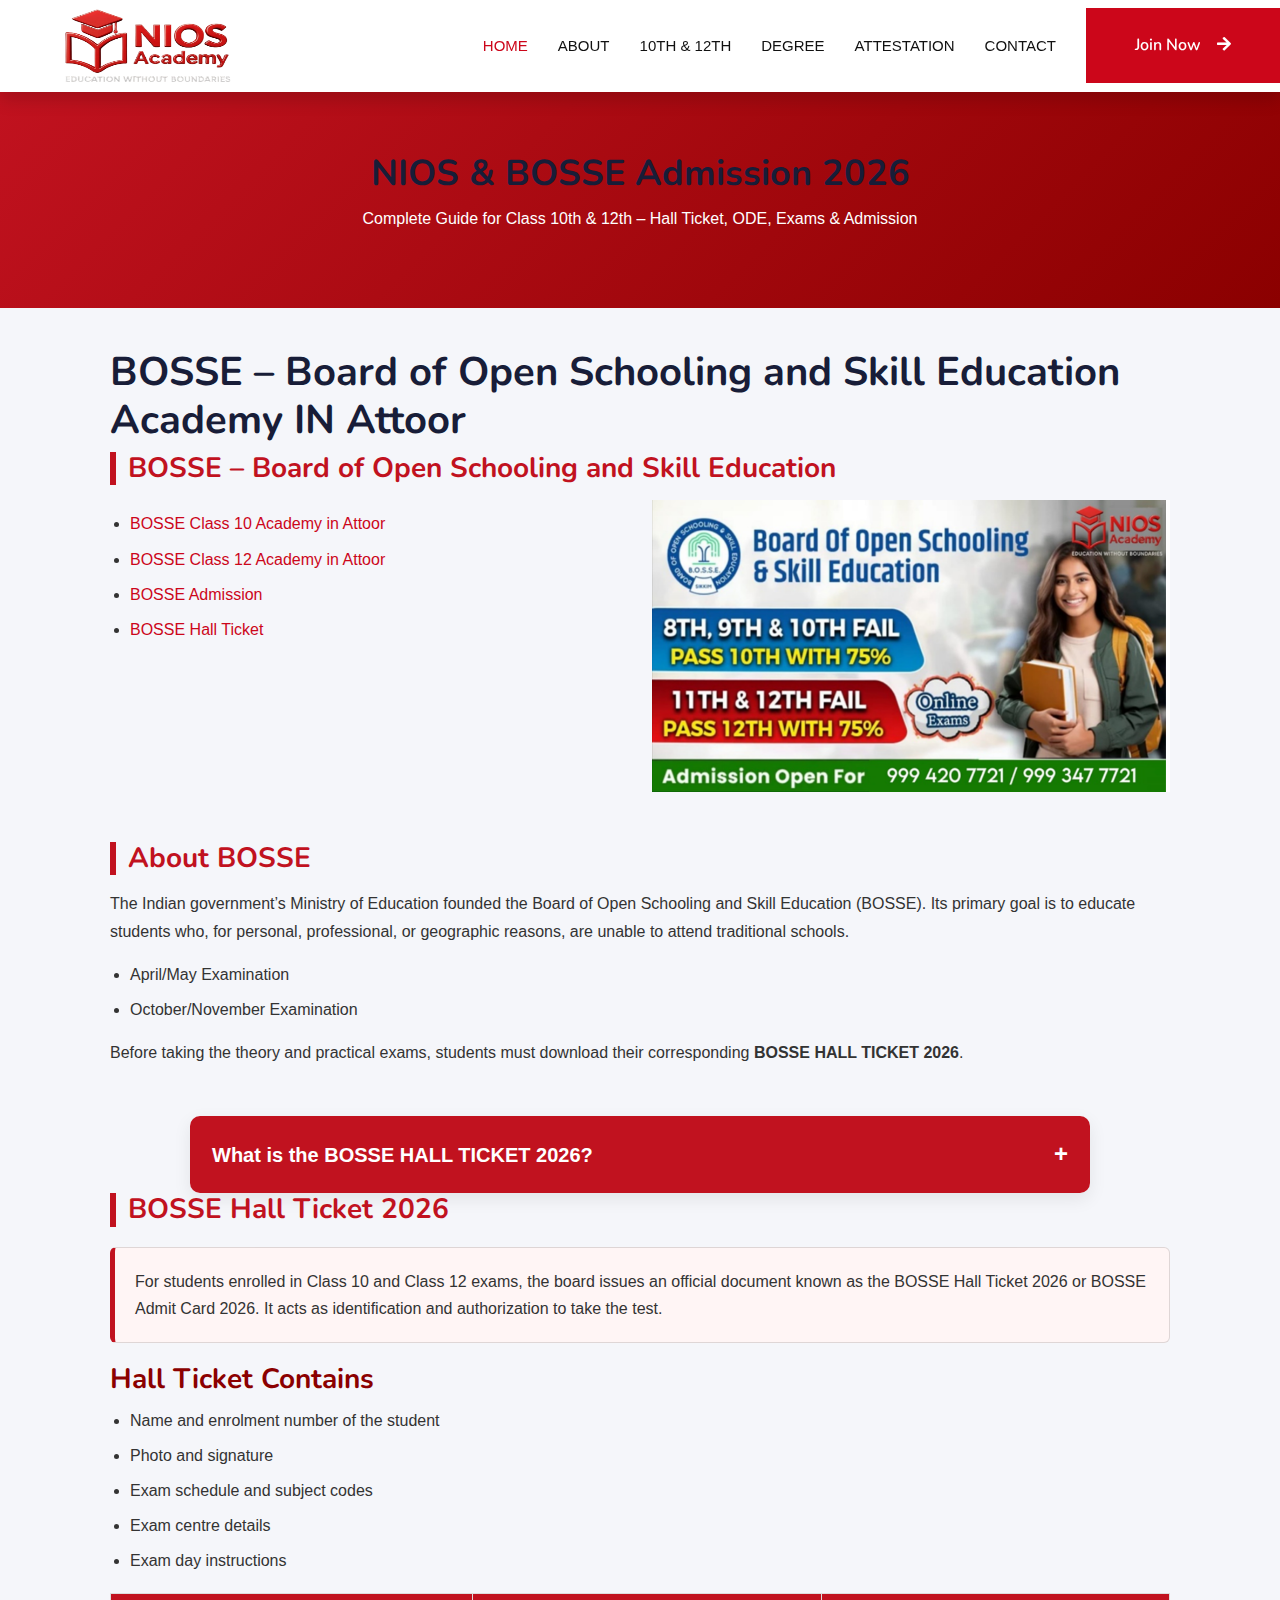
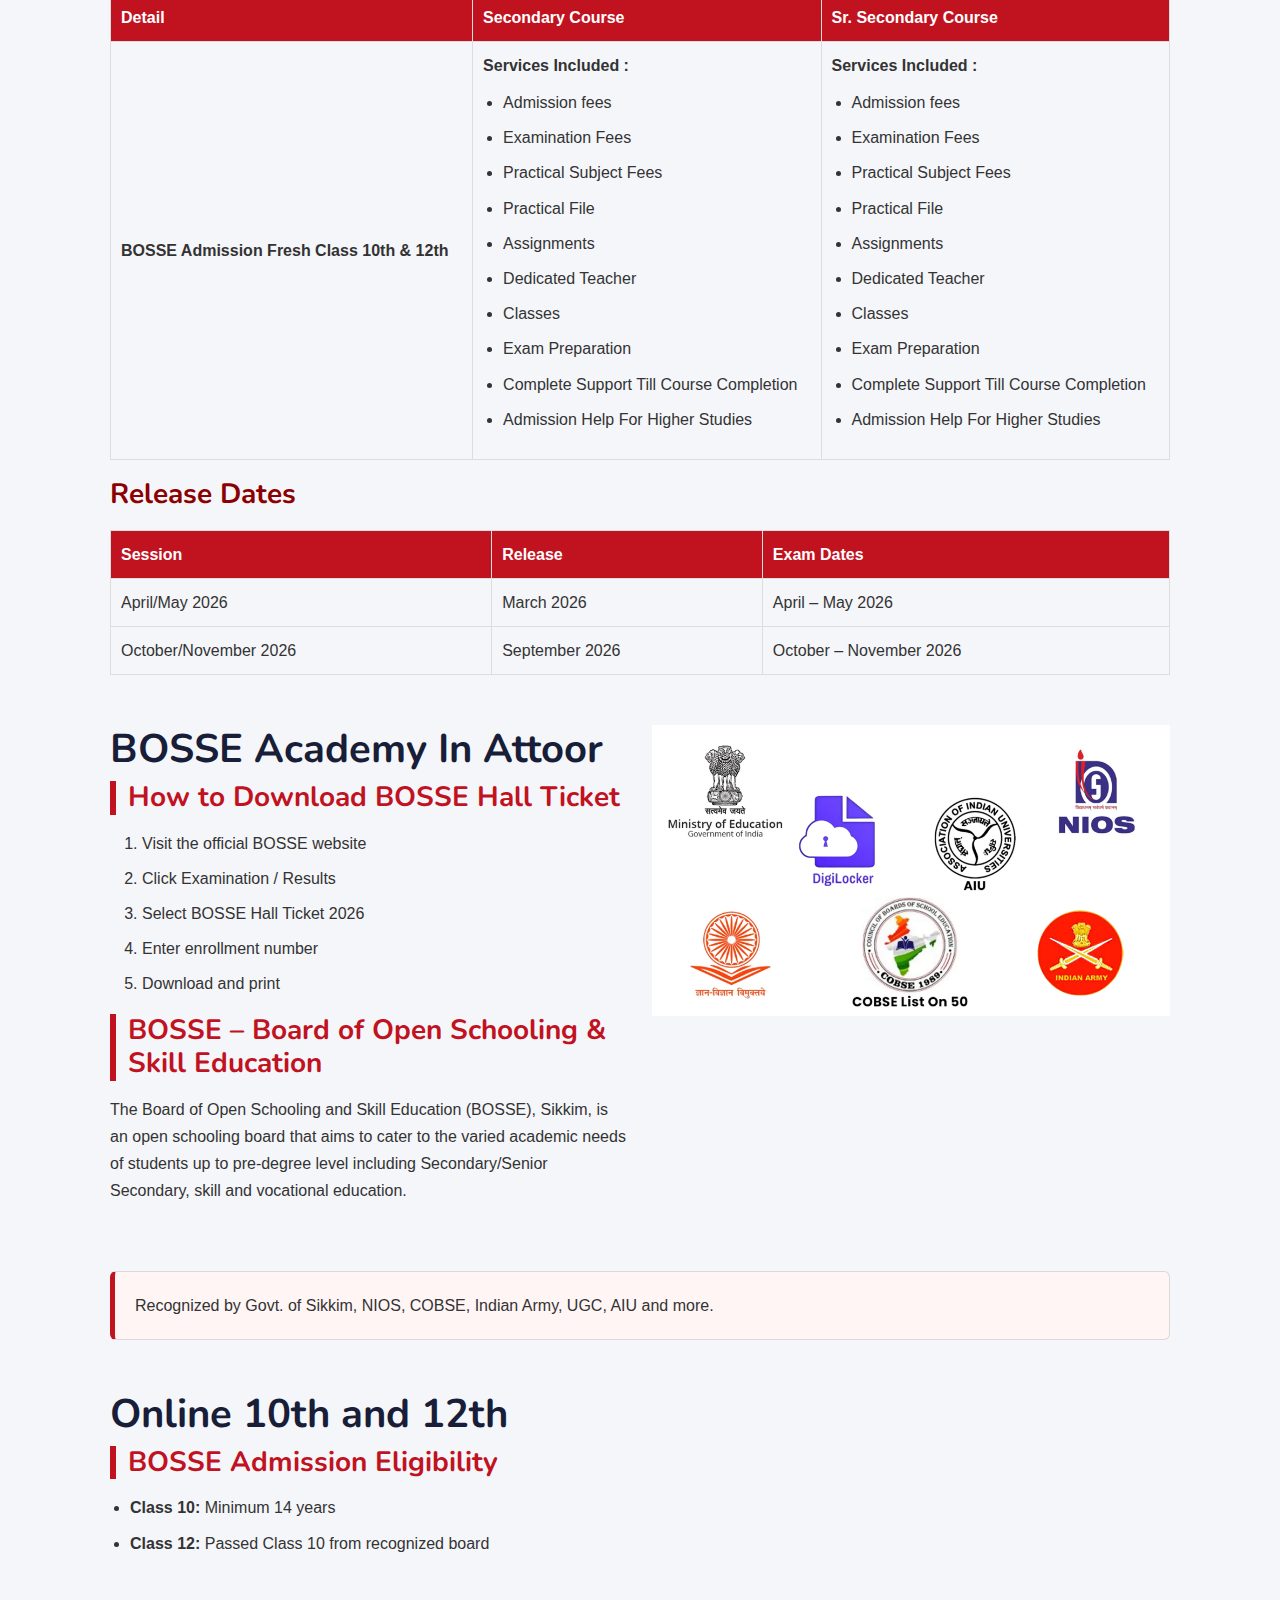
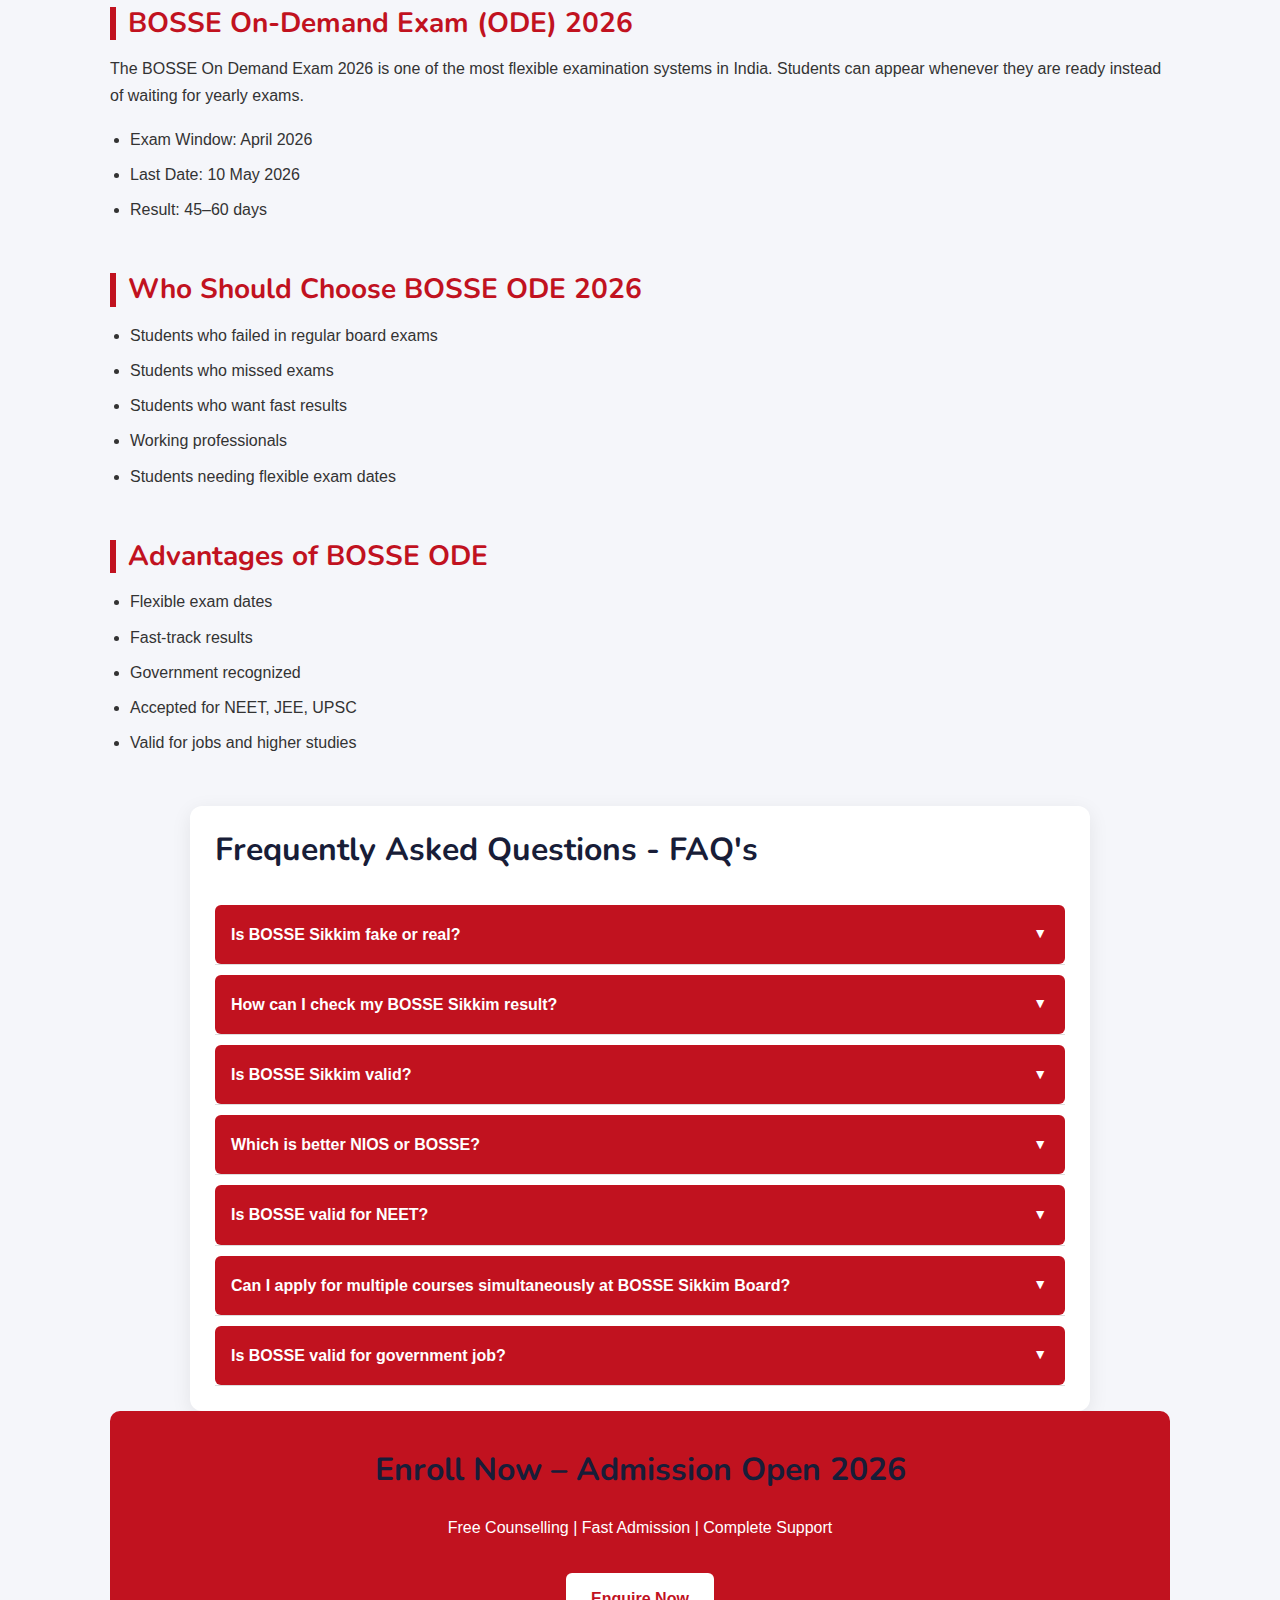
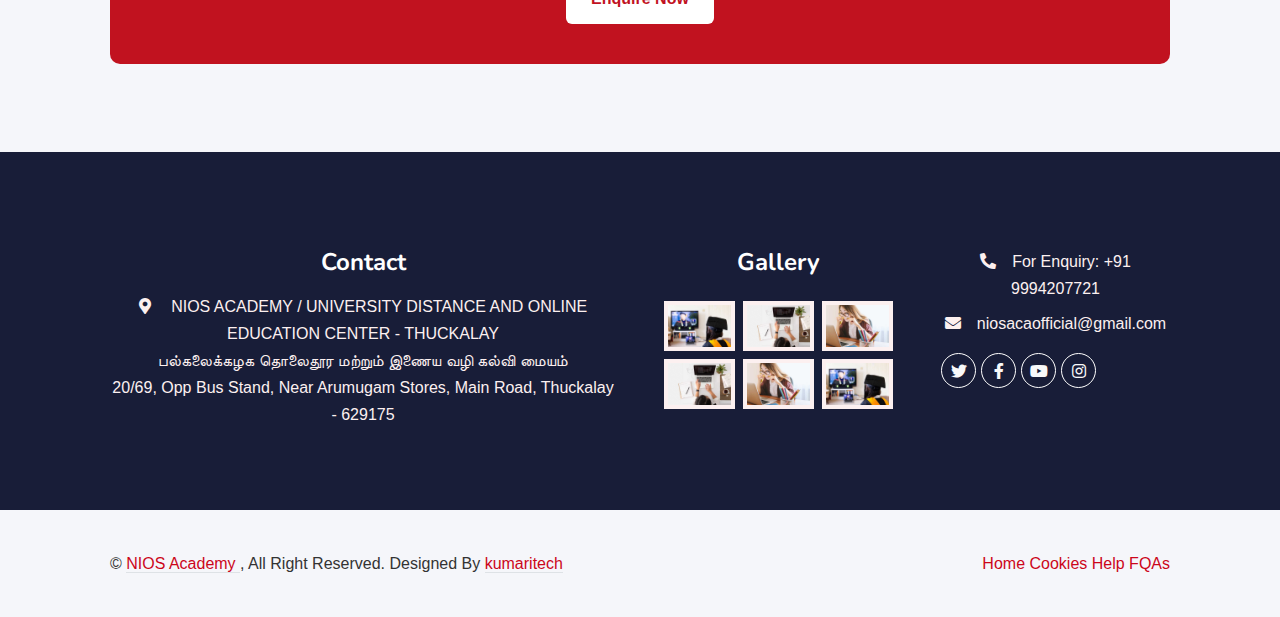
<file: bosse-academy-attoor.html>
<!DOCTYPE html>
<html lang="en">
<head>
<meta charset="utf-8">
<meta name="viewport" content="width=device-width, initial-scale=1.0">
<title>NIOS & BOSSE Admission 2026 – Academy in Attoor</title>

    <!-- Google Web Fonts -->
    <link rel="preconnect" href="https://fonts.googleapis.com">
    <link rel="preconnect" href="https://fonts.gstatic.com" crossorigin>
    <link href="https://fonts.googleapis.com/css2?family=Heebo:wght@400;500;600&family=Nunito:wght@600;700;800&display=swap" rel="stylesheet">

    <!-- Icon Font Stylesheet -->
    <link href="https://cdnjs.cloudflare.com/ajax/libs/font-awesome/5.10.0/css/all.min.css" rel="stylesheet">
    <link href="https://cdn.jsdelivr.net/npm/bootstrap-icons@1.4.1/font/bootstrap-icons.css" rel="stylesheet">

    <!-- Libraries Stylesheet -->
     
    <link href="lib/animate/animate.min.css" rel="stylesheet">
    <link href="lib/owlcarousel/assets/owl.carousel.min.css" rel="stylesheet">

    <!-- Customized Bootstrap Stylesheet -->
    <link href="css/bootstrap.min.css" rel="stylesheet">

    <!-- Template Stylesheet -->
    <link href="css/style.css" rel="stylesheet">

<style>
:root{
  --red:#c1121f;
  --dark:#111;
  --light:#f8f9fa;
}

*{
  margin:0;
  padding:0;
  box-sizing:border-box;
  font-family: 'Segoe UI', sans-serif;
}

body{
  background:#fff;
  color:#333;
  line-height:1.7;
}

/* ===== HEADER ===== */
.header{
  background:linear-gradient(135deg,var(--red),#8b0000);
  color:#fff;
  padding:60px 20px;
  text-align:center;
}

.header h1{
  font-size:36px;
  margin-bottom:10px;
}

.container{
  max-width:1100px;
  margin:auto;
  padding:40px 20px;
}

/* ===== SECTIONS ===== */
.section{
  margin-bottom:50px;
}

.section h2{
  color:var(--red);
  margin-bottom:15px;
  font-size:28px;
  border-left:6px solid var(--red);
  padding-left:12px;
}

.section h3{
  color:#8b0000;
  margin:18px 0 10px;
}

ul{
  padding-left:20px;
  margin-top:10px;
}

li{
  margin-bottom:8px;
}

/* ===== TABLE ===== */
table{
  width:100%;
  border-collapse:collapse;
  margin-top:20px;
}

th,td{
  border:1px solid #ddd;
  padding:12px;
  /* text-align:center; */
}

th{
  background:var(--red);
  color:#fff;
}

/* ===== CARD ===== */
.card{
  background:#fff5f5;
  border-left:5px solid var(--red);
  padding:20px;
  margin:20px 0;
  border-radius:6px;
}

/* ===== CTA ===== */
.cta{
  background:var(--red);
  color:#fff;
  text-align:center;
  padding:40px 20px;
  border-radius:10px;
}

.cta button{
  background:#fff;
  color:var(--red);
  border:none;
  padding:12px 25px;
  font-size:16px;
  border-radius:6px;
  cursor:pointer;
  margin-top:15px;
  font-weight:bold;
}

/* ===== FOOTER ===== */
.footer{
  background:#111;
  color:#bbb;
  text-align:center;
  padding:25px;
  margin-top:40px;
}

.footer span{
  color:var(--red);
  font-weight:bold;
}

/* ===== RESPONSIVE ===== */
@media(max-width:768px){
  .header h1{
    font-size:26px;
  }
}
</style>
<style>
:root{
  --red:#c1121f;
}

/* ===== BODY ===== */
body{
  font-family:Segoe UI, Arial, sans-serif;
  background:#f5f6fa;
  /* padding:40px 15px; */
}

/* ===== CONTAINER ===== */
.wrapper{
  max-width:900px;
  margin:auto;
}

/* ===== ACCORDION ===== */
.accordion{
  background:#fff;
  border-radius:10px;
  box-shadow:0 6px 18px rgba(0,0,0,0.08);
  overflow:hidden;
}

.accordion-header{
  background:var(--red);
  color:#fff;
  padding:18px 22px;
  cursor:pointer;
  font-size:20px;
  font-weight:600;
  display:flex;
  justify-content:space-between;
  align-items:center;
}

.accordion-header span{
  font-size:24px;
  transition:.3s;
}

.accordion-content{
  max-height:0;
  overflow:hidden;
  transition:max-height .4s ease;
  padding:0 22px;
}

.accordion-content.open{
  padding:22px;
}

/* ===== TEXT ===== */
.accordion-content p{
  margin-bottom:12px;
  line-height:1.6;
}

.accordion-content ul{
  padding-left:20px;
  margin:10px 0;
}

.accordion-content li{
  margin-bottom:6px;
}

/* ===== TABLE ===== */
table{
  width:100%;
  border-collapse:collapse;
  margin-top:18px;
}

th,td{
  border:1px solid #ddd;
  padding:10px;
  /* text-align:center; */
}

th{
  background:var(--red);
  color:#fff;
}

/* ===== MOBILE ===== */
@media(max-width:600px){
  .accordion-header{
    font-size:17px;
  }
}
</style>
<style>
  .faq-container{
    max-width:900px;
    margin:auto;
    background:#fff;
    padding:25px;
    border-radius:12px;
    box-shadow:0 5px 20px rgba(0,0,0,0.08);
}

h2{
    /* text-align:center; */
    margin-bottom:25px;
}

/* FAQ item */
.faq-item{
    border-bottom:1px solid #ddd;
}

/* Question button */
.faq-question{
    width:100%;
    text-align:left;
    padding:16px 50px 16px 16px;
    font-size:16px;
    font-weight:bold;
    background:var(--red);
    color:#fff;
    border:none;
    outline:none;
    cursor:pointer;
    transition:0.3s;
    border-radius:6px;
    margin-top:10px;
    position:relative;
}

/* Arrow icon */
.faq-question::after{
    content:"▼";
    position:absolute;
    right:18px;
    top:50%;
    transform:translateY(-50%) rotate(0deg);
    font-size:14px;
    transition:0.3s ease;
}

/* Rotate arrow when active */
.faq-question.active::after{
    transform:translateY(-50%) rotate(180deg);
}

.faq-question:hover{
    background:var(--red);
}

/* Answer */
.faq-answer{
    display:none;
    padding:15px;
    background:#f8f9fa;
    border-radius:0 0 6px 6px;
    line-height:1.6;
}

.faq-answer ul{
    margin:10px 0 0 18px;
}
</style>
</head>

<body>


<nav class="navbar navbar-expand-lg bg-white navbar-light shadow sticky-top p-20">
        <a href="index.html" class="navbar-brand d-flex align-items-center px-4 px-lg-5">
           <h2 class="m-0 text-primary">
                <img style="width: 200px; height: 80px;" src="./img/nios-logo.png" alt="">
            </h2>   
        </a>
        <button type="button" class="navbar-toggler me-4" data-bs-toggle="collapse" data-bs-target="#navbarCollapse">
            <span class="navbar-toggler-icon"></span>
        </button>
        <div class="collapse navbar-collapse" id="navbarCollapse">
            <div class="navbar-nav ms-auto p-4 p-lg-0">
                <a href="index.html" class="nav-item nav-link active">Home</a>
                <a href="about.html" class="nav-item nav-link ">About</a>
                <a href="./nios-thuckalay.html" class="nav-item nav-link ">10th & 12th </a>
                <a href="./online-distance-degee-in-thuckalay.html" class="nav-item nav-link ">DEGREE</a>
                <a href="./attestation-center-in-thuckalay.html" class="nav-item nav-link ">ATTESTATION</a>
               
                <!-- <a href="#" class="nav-item nav-link">About</a> -->
                <!-- <a href="" class="nav-item nav-link">Courses</a> -->
                <!-- <div class="nav-item dropdown">
                    <a href="#" class="nav-link dropdown-toggle" data-bs-toggle="dropdown">Courses</a>
                    <div class="dropdown-menu fade-down m-0">
                        <a href="https://www.stjosephinstitute.in/program.html" class="dropdown-item">10th / 12th 
           NIOS  BOSSE</a>
                        <a href="https://www.stjosephinstitute.in/program.html" class="dropdown-item">DEGREE UG / PG (Distance & Online)</a>
                        <a href="https://www.stjosephinstitute.in/program.html" class="dropdown-item">ATTESTATION</a>
                    </div>
                </div> -->
                <a href="contact.html" class="nav-item nav-link">Contact</a>
            </div>
            <a href="./contact.html" class="btn btn-primary py-4 px-lg-5 d-none d-lg-block">Join Now<i class="fa fa-arrow-right ms-3"></i></a>
        </div>
    </nav>
<!-- ================= HEADER ================= -->
<div class="header">
  <h1>NIOS & BOSSE Admission 2026</h1>
  <p>Complete Guide for Class 10th & 12th – Hall Ticket, ODE, Exams & Admission</p>
</div>

<div class="container">

<!-- ================= BOSSE LINKS ================= -->
<div class="section">
  <h1>BOSSE – Board of Open Schooling and Skill Education Academy IN Attoor</h1>
  <h2>BOSSE – Board of Open Schooling and Skill Education</h2>
  <div class="row">

<div class="col-md-6">
  
  <ul>
  <li><a href="https://nios.eduaca.in/contact.html" target="_blank">BOSSE Class 10 Academy in Attoor</a></li>
  <li><a href="https://nios.eduaca.in/contact.html" target="_blank">BOSSE Class 12 Academy in Attoor</a></li>
  <li><a href="https://nios.eduaca.in/contact.html" target="_blank">BOSSE Admission</a></li>
  <li><a href="https://nios.eduaca.in/contact.html" target="_blank">BOSSE Hall Ticket</a></li>
  </ul>
</div>
<div class="col-md-6">
<img style="width: 100%;" src="./img/boss/banner.png" alt="">
</div>
  </div>

</div>

<!-- ================= ABOUT BOSSE ================= -->
<div class="section">
<h2>About BOSSE</h2>

<p>The Indian government’s Ministry of Education founded the Board of Open Schooling and Skill Education (BOSSE). Its primary goal is to educate students who, for personal, professional, or geographic reasons, are unable to attend traditional schools.</p>

<ul>
<li>April/May Examination</li>
<li>October/November Examination</li>
</ul>

<p>Before taking the theory and practical exams, students must download their corresponding <strong>BOSSE HALL TICKET 2026</strong>.</p>
</div>



<div class="wrapper">

  <div class="accordion">
    <div class="accordion-header" onclick="toggleAccordion(this)">
      What is the BOSSE HALL TICKET 2026?
      <span>+</span>
    </div>

    <div class="accordion-content">

      <p>• For students enrolled in Class 10 and Class 12 exams, the board issues an official document known as the BOSSE HALL TICKET 2026 or BOSSE ADMIT CARD 2026. It acts as identification and authorisation to take the test.</p>

      <p>• The following are important details about the BOSSE HALL TICKET 2026:</p>

      <ul>
        <li>Name and enrolment number of the student</li>
        <li>A picture and a signature</li>
        <li>Exam schedule and subject codes</li>
        <li>Name and address of the exam centre</li>
        <li>Guidelines for the day of the test</li>
        <li>April or October session</li>
      </ul>

      <p>• Students will not be permitted to enter the exam room without this hall pass. Therefore, downloading it on time is essential.</p>

      <h3 style="color:#c1121f;">Release Dates for BOSSE HALL TICKET 2026</h3>

      <p>The BOSSE hall ticket is usually released 15–20 days before the examination.</p>

   

    </div>
  </div>

</div>
   
<!-- ================= HALL TICKET ================= -->
<div class="section">
<h2>BOSSE Hall Ticket 2026</h2>

<div class="card">
For students enrolled in Class 10 and Class 12 exams, the board issues an official document known as the BOSSE Hall Ticket 2026 or BOSSE Admit Card 2026. It acts as identification and authorization to take the test.
</div>

<h3>Hall Ticket Contains</h3>
<ul>
<li>Name and enrolment number of the student</li>
<li>Photo and signature</li>
<li>Exam schedule and subject codes</li>
<li>Exam centre details</li>
<li>Exam day instructions</li>
</ul>

<table>
    <tr>
        <th>Detail</th>
        <th>Secondary Course</th>
        <th>Sr. Secondary Course</th>
    </tr>

    <tr>
        <td><strong>BOSSE Admission Fresh Class 10th & 12th</strong></td>

        <td>
            <strong>Services Included :</strong>
            <ul>
                <li>Admission fees</li>
                <li>Examination Fees</li>
                <li>Practical Subject Fees</li>
                <li>Practical File</li>
                <li>Assignments</li>
                <li>Dedicated Teacher</li>
                <li>Classes</li>
                <li>Exam Preparation</li>
                <li>Complete Support Till Course Completion</li>
                <li>Admission Help For Higher Studies</li>
            </ul>
        </td>

        <td>
            <strong>Services Included :</strong>
            <ul>
                <li>Admission fees</li>
                <li>Examination Fees</li>
                <li>Practical Subject Fees</li>
                <li>Practical File</li>
                <li>Assignments</li>
                <li>Dedicated Teacher</li>
                <li>Classes</li>
                <li>Exam Preparation</li>
                <li>Complete Support Till Course Completion</li>
                <li>Admission Help For Higher Studies</li>
            </ul>
        </td>
    </tr>
</table>

<h3>Release Dates</h3>
<table>
<tr>
<th>Session</th>
<th>Release</th>
<th>Exam Dates</th>
</tr>
<tr>
<td>April/May 2026</td>
<td>March 2026</td>
<td>April – May 2026</td>
</tr>
<tr>
<td>October/November 2026</td>
<td>September 2026</td>
<td>October – November 2026</td>
</tr>
</table>
</div>

<!-- ================= DOWNLOAD STEPS ================= -->
<div class="section">
  <div class="row">
    <div class="col-md-6">
      <h1>BOSSE Academy In Attoor</h1>
      <h2>How to Download BOSSE Hall Ticket</h2>
<ol>
<li>Visit the official BOSSE website</li>
<li>Click Examination / Results</li>
<li>Select BOSSE Hall Ticket 2026</li>
<li>Enter enrollment number</li>
<li>Download and print</li>
</ol>
<h2>BOSSE – Board of Open Schooling & Skill Education</h2>

<p>The Board of Open Schooling and Skill Education (BOSSE), Sikkim, is an open schooling board that aims to cater to the varied academic needs of students up to pre-degree level including Secondary/Senior Secondary, skill and vocational education.</p>

    </div>
    <div class="col-md-6">
<img style="width: 100%;" src="./img/boss/gov-icon.png" alt="">
    </div>

  </div>

</div>

<!-- ================= BOSSE ================= -->
<div class="section">

<div class="card">
Recognized by Govt. of Sikkim, NIOS, COBSE, Indian Army, UGC, AIU and more.
</div>
</div>

<!-- ================= ELIGIBILITY ================= -->
<div class="section">
  <h1>Online 10th and 12th</h1>
<h2>BOSSE Admission Eligibility</h2>

<ul>
<li><strong>Class 10:</strong> Minimum 14 years</li>
<li><strong>Class 12:</strong> Passed Class 10 from recognized board</li>
</ul>
</div>

<!-- ================= ODE ================= -->
<div class="section">
<h2>BOSSE On-Demand Exam (ODE) 2026</h2>

<p>The BOSSE On Demand Exam 2026 is one of the most flexible examination systems in India. Students can appear whenever they are ready instead of waiting for yearly exams.</p>

<ul>
<li>Exam Window: April 2026</li>
<li>Last Date: 10 May 2026</li>
<li>Result: 45–60 days</li>
</ul>
</div>

<!-- ================= WHO SHOULD CHOOSE ================= -->
<div class="section">
<h2>Who Should Choose BOSSE ODE 2026</h2>

<ul>
<li>Students who failed in regular board exams</li>
<li>Students who missed exams</li>
<li>Students who want fast results</li>
<li>Working professionals</li>
<li>Students needing flexible exam dates</li>
</ul>
</div>

<!-- ================= ADVANTAGES ================= -->
<div class="section">
<h2>Advantages of BOSSE ODE</h2>

<ul>
<li>Flexible exam dates</li>
<li>Fast-track results</li>
<li>Government recognized</li>
<li>Accepted for NEET, JEE, UPSC</li>
<li>Valid for jobs and higher studies</li>
</ul>
</div>

<!-- ================= FAQ ================= -->
<div class="faq-container">
<h2>Frequently Asked Questions - FAQ's</h2>

<div class="faq-item">
<button class="faq-question">Is BOSSE Sikkim fake or real?</button>
<div class="faq-answer">
BOSSE Sikkim is 100% real because it is approved by the Government of Sikkim. AIU has granted equivalency status to BOSSE and recognized BOSSE’s certificates for further studies.
</div>
</div>

<div class="faq-item">
<button class="faq-question">How can I check my BOSSE Sikkim result?</button>
<div class="faq-answer">
You can easily check BOSSE Sikkim result on the official website by entering the enrollment number, date of birth and application number.
</div>
</div>

<div class="faq-item">
<button class="faq-question">Is BOSSE Sikkim valid?</button>
<div class="faq-answer">
Yes, BOSSE Sikkim is completely valid in India as well as abroad.
</div>
</div>

<div class="faq-item">
<button class="faq-question">Which is better NIOS or BOSSE?</button>
<div class="faq-answer">
Here’s why BOSSE might be a good choice:
<ul>
<li><strong>Flexibility:</strong> On-demand exam system lets students write exams when ready.</li>
<li><strong>Focus on Skill Development:</strong> Emphasizes vocational training alongside academics.</li>
<li><strong>Student Support:</strong> Career counseling, study materials, and special assistance.</li>
</ul>
</div>
</div>

<div class="faq-item">
<button class="faq-question">Is BOSSE valid for NEET?</button>
<div class="faq-answer">
Yes, BOSSE certificate is completely valid for competitive exams like NEET, JEE and UPSC.
</div>
</div>

<div class="faq-item">
<button class="faq-question">Can I apply for multiple courses simultaneously at BOSSE Sikkim Board?</button>
<div class="faq-answer">
Yes, at BOSSE Sikkim, you can apply for multiple courses simultaneously, including Secondary, Senior Secondary, and vocational courses.
</div>
</div>

<div class="faq-item">
<button class="faq-question">Is BOSSE valid for government job?</button>
<div class="faq-answer">
Yes, BOSSE is completely valid for government jobs. You can enroll in exams like UPSC, SSC, IBPS etc.
</div>
</div>

</div>
<div class="cta">
<h2>Enroll Now – Admission Open 2026</h2>
<p>Free Counselling | Fast Admission | Complete Support</p>
<button onclick="enquireNow()">Enquire Now</button>
</div>





<!-- ================= CTA ================= -->


</div>
<div class="container-fluid bg-dark text-light footer pt-5 mt-5 wow fadeIn" data-wow-delay="0.1s">
        <div class="container py-5">
            <div class="row g-5">
                <!-- <div class="col-lg-3 col-md-6">
                    <h4 class="text-white mb-3">Quick Link</h4>
                    <a class="btn btn-link" href="">About Us</a>
                    <a class="btn btn-link" href="">Contact Us</a>
                    <a class="btn btn-link" href="">Privacy Policy</a>
                    <a class="btn btn-link" href="">Terms & Condition</a>
                    <a class="btn btn-link" href="">FAQs & Help</a>
                </div> -->
                <div class="col-lg-6 col-md-6">
                    <h4 class="text-white mb-3">Contact</h4>
                    <p class="mb-2"><i class="fa fa-map-marker-alt me-3"></i>
                NIOS ACADEMY / UNIVERSITY DISTANCE AND ONLINE EDUCATION CENTER - THUCKALAY
                        <br>பல்கலைக்கழக தொலைதூர மற்றும் இணைய வழி கல்வி மையம் <br>

20/69,
Opp Bus Stand,
Near Arumugam Stores,
Main Road,
Thuckalay - 629175     
                    </p>
                   
                   
                   
                </div>
                <div class="col-lg-3 col-md-6">
                    <h4 class="text-white mb-3">Gallery</h4>
                    <div class="row g-2 pt-2">
                        <div class="col-4">
                            <img class="img-fluid bg-light p-1" src="img/course-1.jpg" alt="">
                        </div>
                        <div class="col-4">
                            <img class="img-fluid bg-light p-1" src="img/course-2.jpg" alt="">
                        </div>
                        <div class="col-4">
                            <img class="img-fluid bg-light p-1" src="img/course-3.jpg" alt="">
                        </div>
                        <div class="col-4">
                            <img class="img-fluid bg-light p-1" src="img/course-2.jpg" alt="">
                        </div>
                        <div class="col-4">
                            <img class="img-fluid bg-light p-1" src="img/course-3.jpg" alt="">
                        </div>
                        <div class="col-4">
                            <img class="img-fluid bg-light p-1" src="img/course-1.jpg" alt="">
                        </div>
                    </div>
                </div>
                <div class="col-lg-3 col-md-6">
                     <p class="mb-2"><i class="fa fa-phone-alt me-3"></i>For Enquiry: +91 9994207721 </p>
 <p class="mb-2"><i class="fa fa-envelope me-3"></i>niosacaofficial@gmail.com </p>
  <div class="d-flex pt-2">
                        <a class="btn btn-outline-light btn-social" href="https://www.facebook.com/niosacaofficial"><i class="fab fa-twitter"></i></a>
                        <a class="btn btn-outline-light btn-social" href="https://www.facebook.com/niosacaofficial"><i class="fab fa-facebook-f"></i></a>
                        <a class="btn btn-outline-light btn-social" href="https://youtube.com/@niosacaofficial"><i class="fab fa-youtube"></i></a>
                        <a class="btn btn-outline-light btn-social" href="https://www.instagram.com/niosacaofficial"><i class="fab fa-instagram"></i></a>
                    </div>

                    
                    </div>
                </div>
            </div>
        </div>

        <div class="container">
            <div class="copyright">
                <div class="row">
                    <div class="col-md-6 text-center text-md-start mb-3 mb-md-0">
                        &copy; <a class="border-bottom" href="#">NIOS Academy </a>, All Right Reserved.

                        <!--/*** This template is free as long as you keep the footer author’s credit link/attribution link/backlink. If you'd like to use the template without the footer author’s credit link/attribution link/backlink, you can purchase the Credit Removal License from "https://kumaritech.com/credit-removal". Thank you for your support. ***/-->
                        Designed By <a class="border-bottom" href="https://kumaritech.com">kumaritech</a><br>
                        
                    </div>
                    <div class="col-md-6 text-center text-md-end">
                        <div class="footer-menu">
                            <a href="">Home</a>
                            <a href="">Cookies</a>
                            <a href="">Help</a>
                            <a href="">FQAs</a>
                        </div>
                    </div>
                </div>
            </div>
        </div>

<!-- ================= FOOTER ================= -->


<script>
document.getElementById("year").innerText = new Date().getFullYear();

function enquireNow(){
  window.open("https://api.whatsapp.com/send?phone=919994207721","_blank");
}
</script>
<script>
function toggleAccordion(header){
  const content = header.nextElementSibling;
  const icon = header.querySelector("span");

  if(content.style.maxHeight){
    content.style.maxHeight = null;
    content.classList.remove("open");
    icon.innerText = "+";
  }else{
    content.style.maxHeight = content.scrollHeight + "px";
    content.classList.add("open");
    icon.innerText = "−";
  }
}
</script>
<script>
document.querySelectorAll(".faq-question").forEach(btn=>{
    btn.addEventListener("click", function(){
        const answer = this.nextElementSibling;

        document.querySelectorAll(".faq-answer").forEach(a=>{
            if(a !== answer) a.style.display="none";
        });

        answer.style.display = 
            answer.style.display === "block" ? "none" : "block";
    });
});
</script>

<script>
function toggleAccordion(header){
  const content = header.nextElementSibling;
  const icon = header.querySelector("span");

  if(content.style.maxHeight){
    content.style.maxHeight = null;
    content.classList.remove("open");
    icon.innerText = "+";
  }else{
    content.style.maxHeight = content.scrollHeight + "px";
    content.classList.add("open");
    icon.innerText = "−";
  }
}
</script>

</body>
</html>
</file>
<file: css/style.css>
/********** Template CSS **********/
:root {
    --primary: #cc061a;
    --light: #FCF0F0;
    --dark: #181d38;
}

.fw-medium {
    font-weight: 600 !important;
}

.fw-semi-bold {
    font-weight: 700 !important;
}

.back-to-top {
    position: fixed;
    display: none;
    right: 45px;
    bottom: 45px;
    z-index: 99;
}


/*** Spinner ***/
#spinner {
    opacity: 0;
    visibility: hidden;
    transition: opacity .5s ease-out, visibility 0s linear .5s;
    z-index: 99999;
}

#spinner.show {
    transition: opacity .5s ease-out, visibility 0s linear 0s;
    visibility: visible;
    opacity: 1;
}


/*** Button ***/
.btn {
    font-family: 'Nunito', sans-serif;
    font-weight: 600;
    transition: .5s;
}

.btn.btn-primary,
.btn.btn-secondary {
    color: #FFFFFF;
}

.btn-square {
    width: 38px;
    height: 38px;
}

.btn-sm-square {
    width: 32px;
    height: 32px;
}

.btn-lg-square {
    width: 48px;
    height: 48px;
}

.btn-square,
.btn-sm-square,
.btn-lg-square {
    padding: 0;
    display: flex;
    align-items: center;
    justify-content: center;
    font-weight: normal;
    border-radius: 0px;
}


/*** Navbar ***/
.navbar .dropdown-toggle::after {
    border: none;
    content: "\f107";
    font-family: "Font Awesome 5 Free";
    font-weight: 900;
    vertical-align: middle;
    margin-left: 8px;
}

.navbar-light .navbar-nav .nav-link {
    margin-right: 30px;
    padding: 25px 0;
    color: #FFFFFF;
    font-size: 15px;
    text-transform: uppercase;
    outline: none;
}

.navbar-light .navbar-nav .nav-link:hover,
.navbar-light .navbar-nav .nav-link.active {
    color: var(--primary);
}

@media (max-width: 991.98px) {
    .navbar-light .navbar-nav .nav-link  {
        margin-right: 0;
        padding: 10px 0;
    }

    .navbar-light .navbar-nav {
        border-top: 1px solid #EEEEEE;
    }
}

.navbar-light .navbar-brand,
.navbar-light a.btn {
    height: 75px;
}

.navbar-light .navbar-nav .nav-link {
    color: var(--dark);
    font-weight: 500;
}

.navbar-light.sticky-top {
    top: -100px;
    transition: .5s;
}

@media (min-width: 992px) {
    .navbar .nav-item .dropdown-menu {
        display: block;
        margin-top: 0;
        opacity: 0;
        visibility: hidden;
        transition: .5s;
    }

    .navbar .dropdown-menu.fade-down {
        top: 100%;
        transform: rotateX(-75deg);
        transform-origin: 0% 0%;
    }

    .navbar .nav-item:hover .dropdown-menu {
        top: 100%;
        transform: rotateX(0deg);
        visibility: visible;
        transition: .5s;
        opacity: 1;
    }
}


/*** Header carousel ***/
@media (max-width: 768px) {
    .header-carousel .owl-carousel-item {
        position: relative;
        min-height: 500px;
    }
    
    .header-carousel .owl-carousel-item img {
        position: absolute;
        width: 100%;
        height: 100%;
        object-fit: cover;
    }
}

.header-carousel .owl-nav {
    position: absolute;
    top: 50%;
    right: 8%;
    transform: translateY(-50%);
    display: flex;
    flex-direction: column;
}

.header-carousel .owl-nav .owl-prev,
.header-carousel .owl-nav .owl-next {
    margin: 7px 0;
    width: 45px;
    height: 45px;
    display: flex;
    align-items: center;
    justify-content: center;
    color: #FFFFFF;
    background: transparent;
    border: 1px solid #FFFFFF;
    font-size: 22px;
    transition: .5s;
}

.header-carousel .owl-nav .owl-prev:hover,
.header-carousel .owl-nav .owl-next:hover {
    background: var(--primary);
    border-color: var(--primary);
}

.page-header {
    background: linear-gradient(rgba(24, 29, 56, .7), rgba(24, 29, 56, .7)), url(../img/carousel-1.jpg);
    background-position: center center;
    background-repeat: no-repeat;
    background-size: cover;
}

.page-header-inner {
    background: rgba(15, 23, 43, .7);
}

.breadcrumb-item + .breadcrumb-item::before {
    color: var(--light);
}


/*** Section Title ***/
.section-title {
    position: relative;
    display: inline-block;
    text-transform: uppercase;
}

.section-title::before {
    position: absolute;
    content: "";
    width: calc(100% + 80px);
    height: 2px;
    top: 4px;
    left: -40px;
    background: var(--primary);
    z-index: -1;
}

.section-title::after {
    position: absolute;
    content: "";
    width: calc(100% + 120px);
    height: 2px;
    bottom: 5px;
    left: -60px;
    background: var(--primary);
    z-index: -1;
}

.section-title.text-start::before {
    width: calc(100% + 40px);
    left: 0;
}

.section-title.text-start::after {
    width: calc(100% + 60px);
    left: 0;
}


/*** Service ***/
.service-item {
    background: var(--light);
    transition: .5s;
}

.service-item:hover {
    margin-top: -10px;
    background: var(--primary);
}

.service-item * {
    transition: .5s;
}

.service-item:hover * {
    color: var(--light) !important;
}


/*** Categories & Courses ***/
.category img,
.course-item img {
    transition: .5s;
}

.category a:hover img,
.course-item:hover img {
    transform: scale(1.1);
}


/*** Team ***/
.team-item img {
    transition: .5s;
}

.team-item:hover img {
    transform: scale(1.1);
}


/*** Testimonial ***/
.testimonial-carousel::before {
    position: absolute;
    content: "";
    top: 0;
    left: 0;
    height: 100%;
    width: 0;
    background: linear-gradient(to right, rgba(255, 255, 255, 1) 0%, rgba(255, 255, 255, 0) 100%);
    z-index: 1;
}

.testimonial-carousel::after {
    position: absolute;
    content: "";
    top: 0;
    right: 0;
    height: 100%;
    width: 0;
    background: linear-gradient(to left, rgba(255, 255, 255, 1) 0%, rgba(255, 255, 255, 0) 100%);
    z-index: 1;
}

@media (min-width: 768px) {
    .testimonial-carousel::before,
    .testimonial-carousel::after {
        width: 200px;
    }
}

@media (min-width: 992px) {
    .testimonial-carousel::before,
    .testimonial-carousel::after {
        width: 300px;
    }
}

.testimonial-carousel .owl-item .testimonial-text,
.testimonial-carousel .owl-item.center .testimonial-text * {
    transition: .5s;
}

.testimonial-carousel .owl-item.center .testimonial-text {
    background: var(--primary) !important;
}

.testimonial-carousel .owl-item.center .testimonial-text * {
    color: #FFFFFF !important;
}

.testimonial-carousel .owl-dots {
    margin-top: 24px;
    display: flex;
    align-items: flex-end;
    justify-content: center;
}

.testimonial-carousel .owl-dot {
    position: relative;
    display: inline-block;
    margin: 0 5px;
    width: 15px;
    height: 15px;
    border: 1px solid #CCCCCC;
    transition: .5s;
}

.testimonial-carousel .owl-dot.active {
    background: var(--primary);
    border-color: var(--primary);
}


/*** Footer ***/
.footer .btn.btn-social {
    margin-right: 5px;
    width: 35px;
    height: 35px;
    display: flex;
    align-items: center;
    justify-content: center;
    color: var(--light);
    font-weight: normal;
    border: 1px solid #FFFFFF;
    border-radius: 35px;
    transition: .3s;
}

.footer .btn.btn-social:hover {
    color: var(--primary);
}

.footer .btn.btn-link {
    display: block;
    margin-bottom: 5px;
    padding: 0;
    text-align: left;
    color: #FFFFFF;
    font-size: 15px;
    font-weight: normal;
    text-transform: capitalize;
    transition: .3s;
}

.footer .btn.btn-link::before {
    position: relative;
    content: "\f105";
    font-family: "Font Awesome 5 Free";
    font-weight: 900;
    margin-right: 10px;
}

.footer .btn.btn-link:hover {
    letter-spacing: 1px;
    box-shadow: none;
}

.footer .copyright {
    padding: 25px 0;
    font-size: 15px;
    border-top: 1px solid rgba(256, 256, 256, .1);
}

.footer .copyright a {
    color: var(--light);
}

.footer .footer-menu a {
    margin-right: 15px;
    padding-right: 15px;
    border-right: 1px solid rgba(255, 255, 255, .1);
}

.footer .footer-menu a:last-child {
    margin-right: 0;
    padding-right: 0;
    border-right: none;
}
.bg-img{
  background: url("../img/nios-admission-tamilnadu.jpg");
  background-attachment: fixed;
  background-position: center center;
  background-repeat: no-repeat;
  background-size: cover;
  transition: background 0.3s, border 0.3s, border-radius 0.3s, box-shadow 0.3s;
background-color: #000000;
  /* opacity: 0.5; */
  transition: background 0.3s, border-radius 0.3s, opacity 0.3s;
  inset: 0;
  background-color: #000000;
 
  
}
.elementor-background-overlay {
  background-color: #000000;
  opacity: 0.5;
  transition: background 0.3s, border-radius 0.3s, opacity 0.3s;
}
</file>
